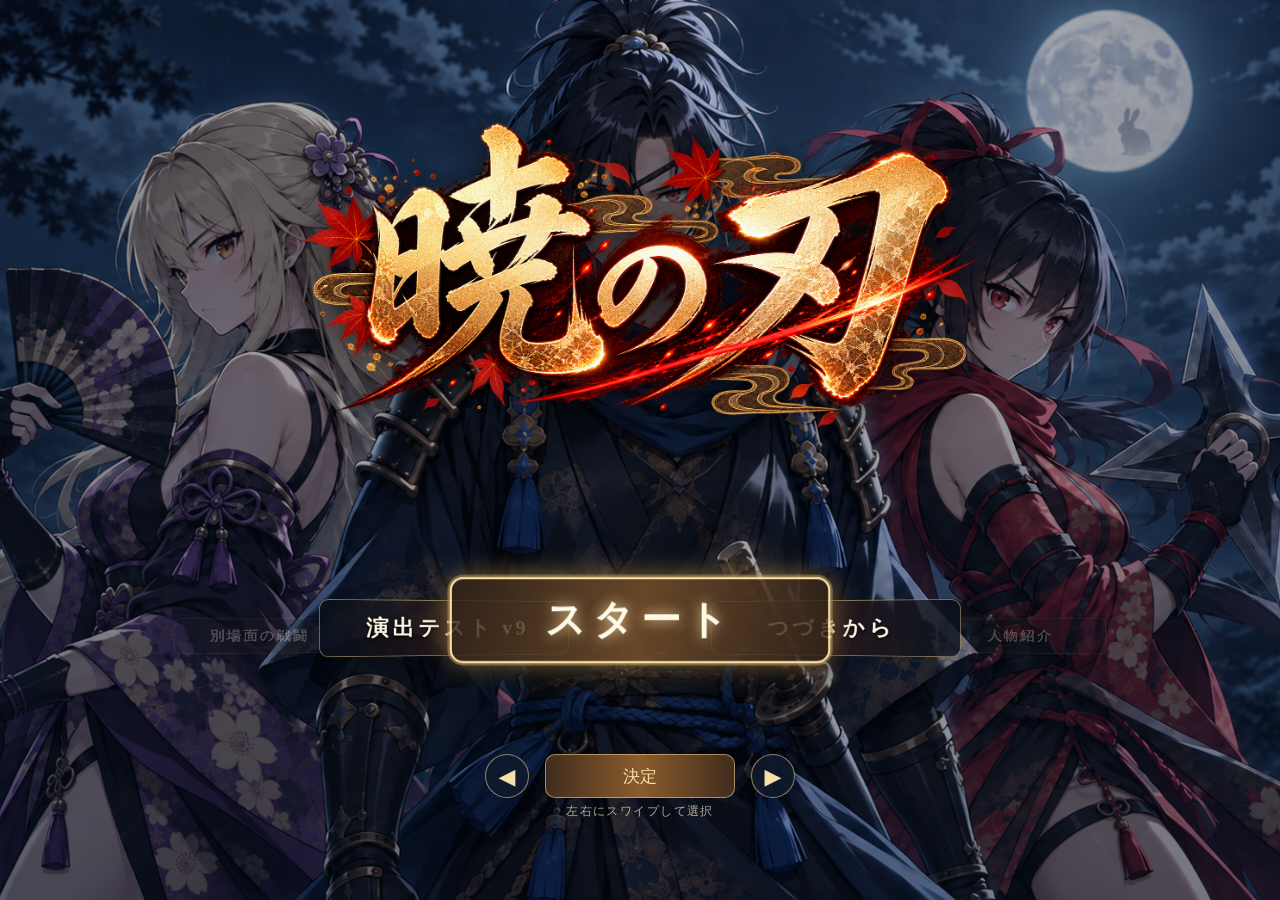
<file: index.html>
<!doctype html><html lang="ja"><head><meta charset="utf-8"><meta name="viewport" content="width=device-width,initial-scale=1"><title>暁ノ刃｜テストプレイ</title>
<style>
*{box-sizing:border-box}
html,body{height:100%;margin:0;background:#0d101b;color:#fff;font-family:'Yu Gothic UI','Hiragino Sans','Meiryo',system-ui,sans-serif}
button{cursor:pointer;font-family:inherit}
#stage{position:relative;width:100%;height:100dvh;min-height:560px;overflow:hidden;background-image:linear-gradient(to bottom,rgba(7,11,24,.10),rgba(5,9,18,.30)),url("assets/000_8e5bad6cd.png");background-position:center;background-size:cover;background-repeat:no-repeat}
.scene-bg{position:absolute;inset:0;z-index:0;background-repeat:no-repeat;background-position:center center;background-size:cover;opacity:0;transform:scale(1.025);transition:opacity .65s ease,transform 3.2s ease;will-change:opacity,transform;pointer-events:none}
.scene-bg.active{opacity:1;transform:scale(1)}
#sceneTransitionFx{position:absolute;inset:0;z-index:1;pointer-events:none;background:radial-gradient(circle at center, rgba(0,0,0,0) 0%, rgba(0,0,0,.12) 58%, rgba(0,0,0,.28) 100%);opacity:0;transition:opacity .28s ease}
#sceneTransitionFx.flash{opacity:1}

#stage::before{content:"";position:absolute;inset:0;background:radial-gradient(circle at center,rgba(255,255,255,.02),rgba(0,0,0,.13) 72%,rgba(0,0,0,.25));pointer-events:none}
.top{position:absolute;z-index:10;top:0;left:0;right:0;display:flex;justify-content:space-between;align-items:center;padding:14px 26px;background:linear-gradient(rgba(5,9,20,.40),transparent);gap:10px}
.logo{font-size:22px;letter-spacing:.22em;text-shadow:0 2px 10px #000;font-family:'Yu Mincho','Hiragino Mincho ProN',serif}
.tags{font:12px system-ui,sans-serif;color:#edf2fb}
#portrait{position:absolute;z-index:8;bottom:0;width:min(44vw,660px);height:96%;object-fit:contain;filter:drop-shadow(0 20px 34px rgba(0,0,0,.62));transition:none;pointer-events:none;opacity:0}
#portrait.right{right:-1%;left:auto;object-position:right bottom}
#portrait.left{left:-1%;right:auto;object-position:left bottom}
#portrait.show{opacity:1}
#portrait.hide{opacity:0}

#narrative{position:absolute;z-index:4;left:8%;right:13%;top:16%;bottom:16%;display:none;align-items:center;justify-content:center;padding:3.4vh 4.2vw;font-size:clamp(25px,2.35vw,39px);line-height:1.95;letter-spacing:.03em;text-align:left;text-shadow:0 2px 4px rgba(0,0,0,.92),0 0 18px rgba(0,0,0,.88),0 0 38px rgba(0,0,0,.72);white-space:pre-wrap;background:linear-gradient(180deg,rgba(10,14,23,.11),rgba(10,14,23,.26),rgba(10,14,23,.11));backdrop-filter:blur(1.6px);-webkit-backdrop-filter:blur(1.6px)}
#narrativeText{width:100%;max-height:100%;overflow:hidden}#narrativeText .line{margin:0 0 .32em;min-height:1.7em}#narrativeText .line:last-child{margin-bottom:0}

#conversation{position:absolute;z-index:7;top:14%;bottom:16%;display:none;align-items:center}
#conversation.rightSpeaker{left:5%;right:26%;justify-content:flex-start;padding-right:2vw}
#conversation.leftSpeaker{left:26%;right:5%;justify-content:flex-end;padding-left:2vw}
.bubble-wrap{width:min(56vw,860px);display:flex;flex-direction:column;gap:10px}
#conversation.rightSpeaker .bubble-wrap{align-items:flex-start}
#conversation.leftSpeaker .bubble-wrap{align-items:flex-end}
.speaker{font:700 15px system-ui,sans-serif;letter-spacing:.16em;color:#ffeab8;text-shadow:0 2px 6px rgba(0,0,0,.9)}
#conversation.rightSpeaker .speaker{padding-left:10px}
#conversation.leftSpeaker .speaker{padding-right:10px}
.bubble{position:relative;width:100%;min-height:96px;padding:22px 28px;border-radius:28px;background:rgba(248,244,234,.74);backdrop-filter:blur(8px);-webkit-backdrop-filter:blur(8px);color:#1a1d28;box-shadow:0 14px 40px rgba(0,0,0,.32);font-size:clamp(24px,2.15vw,36px);line-height:1.62;text-align:left;border:1px solid rgba(255,255,255,.34)}
#conversation.rightSpeaker .bubble::after,#conversation.leftSpeaker .bubble::after{content:"";position:absolute;top:24%;width:0;height:0;border-style:solid}
#conversation.rightSpeaker .bubble::after{right:-26px;border-width:13px 0 13px 26px;border-color:transparent transparent transparent rgba(248,244,234,.74)}
#conversation.leftSpeaker .bubble::after{left:-26px;border-width:13px 26px 13px 0;border-color:transparent rgba(248,244,234,.74) transparent transparent}

#chapterCard{position:absolute;inset:0;z-index:9;display:none;align-items:center;justify-content:center;flex-direction:column;background:linear-gradient(rgba(3,6,12,.46),rgba(3,6,12,.52));backdrop-filter:blur(2px);-webkit-backdrop-filter:blur(2px);text-align:center;padding:8vw}
#chapterCard.show{display:flex}
#chapterSub{font:600 clamp(14px,1.3vw,20px) 'Yu Gothic UI','Hiragino Sans',sans-serif;letter-spacing:.35em;color:#e8d5a3;text-shadow:0 2px 6px #000;opacity:.95;margin-bottom:18px}
#chapterTitle{font:700 clamp(42px,5.8vw,98px) 'Yu Mincho','Hiragino Mincho ProN',serif;letter-spacing:.14em;line-height:1.28;color:#fff6df;text-shadow:0 3px 14px rgba(0,0,0,.9),0 0 36px rgba(0,0,0,.72)}
#chapterLine{width:min(460px,72vw);height:1px;background:linear-gradient(90deg,transparent,rgba(255,237,186,.8),transparent);margin-top:22px;box-shadow:0 0 18px rgba(255,237,186,.35)}

.controls{position:absolute;z-index:11;bottom:0;left:0;right:0;display:flex;align-items:center;gap:14px;padding:14px 22px;background:linear-gradient(transparent,rgba(5,9,22,.66));font:13px system-ui,sans-serif}
.controls button{border:1px solid rgba(190,199,216,.44);border-radius:10px;background:rgba(7,19,35,.74);backdrop-filter:blur(6px);-webkit-backdrop-filter:blur(6px);color:white;padding:10px 16px}
.controls button:hover{background:rgba(36,54,83,.92)}
.grow{flex:1}.hint{color:#dde4f0;font-size:11px}.count{font-variant-numeric:tabular-nums}

@media (max-width:1100px){
  #portrait{width:min(48vw,580px);height:93%}
  #narrative{left:6%;right:10%;top:13%;bottom:17%;font-size:clamp(22px,2.7vw,34px)}
  #conversation.rightSpeaker{left:4%;right:24%;top:14%;bottom:17%}
  #conversation.leftSpeaker{left:24%;right:4%;top:14%;bottom:17%}
  .bubble-wrap{width:min(60vw,760px)}
}
@media (max-width:700px){
  .top{padding:10px 12px}.tags{font-size:10px}
  #portrait{width:67vw;height:74%}
  #portrait.right{right:-18%}#portrait.left{left:-18%}
  #narrative{left:4%;right:4%;top:13%;bottom:18%;padding:22px 18px;font-size:clamp(18px,4.8vw,25px);line-height:1.82}
  #conversation.rightSpeaker{left:4%;right:10%;top:12%;bottom:20%;padding-right:0}
  #conversation.leftSpeaker{left:10%;right:4%;top:12%;bottom:20%;padding-left:0}
  .bubble-wrap{width:77vw}
  .speaker{font-size:12px}
  .bubble{min-height:82px;padding:16px 18px;font-size:clamp(20px,4.9vw,26px);line-height:1.56}
  #conversation.rightSpeaker .bubble::after{right:-17px;border-width:10px 0 10px 17px}
  #conversation.leftSpeaker .bubble::after{left:-17px;border-width:10px 17px 10px 0}
  #chapterSub{font-size:12px;margin-bottom:12px}
  #chapterTitle{font-size:clamp(34px,9vw,56px);line-height:1.35}
  #chapterLine{margin-top:14px}
  .hint{display:none}.controls{gap:7px;padding:10px}.controls button{padding:10px}
}

/* v9: readable narrative and actor-safe dialogue columns */
#narrative {
  left: 8%; right: 8%; top: 13%; bottom: 13%;
  padding: 3.5vh 3.5vw;
  font-size: clamp(31px, 2.85vw, 45px);
  line-height: 1.85;
  justify-content: flex-start;
  align-items: flex-start;
  text-align: left;
}
#narrativeText {width: 100%; max-height: 100%; overflow: hidden;}
#portrait.left {left: -1%; right: auto;}
#portrait.right {right: -1%; left: auto;}
#conversation {
  position: absolute;
  top: 24%; bottom: auto;
  height: auto; min-height: 0;
  align-items: flex-start;
  z-index: 7;
}
#conversation.rightSpeaker {
  left: 5%; right: 37%;
  padding: 0;
  justify-content: flex-end;
}
#conversation.leftSpeaker {
  left: 37%; right: 5%;
  padding: 0;
  justify-content: flex-start;
}
.bubble-wrap {
  width: auto; max-width: 100%;
  display: flex;
  flex-direction: column;
  gap: 9px;
  align-items: stretch;
}
.bubble {
  box-sizing: border-box;
  width: var(--dialog-width, 330px);
  max-width: 100%;
  min-height: 0;
  padding: 20px 24px;
  font-size: clamp(29px, 2.65vw, 42px);
  line-height: 1.62;
  overflow-wrap: anywhere;
  text-align: left;
}
#conversation.rightSpeaker .bubble::after,
#conversation.leftSpeaker .bubble::after {
  top: 32px;
  bottom: auto;
}
#conversation.rightSpeaker .bubble::after {
  right: -33px;
  border-width: 15px 0 15px 33px;
}
#conversation.leftSpeaker .bubble::after {
  left: -33px;
  border-width: 15px 33px 15px 0;
}
@media (max-width:1100px) {
 #narrative {left: 6%;right: 6%;top: 13%;bottom: 14%;font-size:clamp(27px,3.15vw,39px);}
 #conversation.rightSpeaker {left: 4%; right: 39%;}
 #conversation.leftSpeaker {left: 39%; right: 4%;}
 .bubble-wrap {width:auto;max-width:100%;}
}
@media (max-width:700px) {
 #narrative {left:4%;right:4%;top:13%;bottom:18%;padding:18px 14px;font-size:clamp(22px,5vw,29px);line-height:1.72;}
 #conversation {top:20%;bottom:auto;}
 #conversation.rightSpeaker {left:3%;right:32%;padding:0;}
 #conversation.leftSpeaker {left:32%;right:3%;padding:0;}
 .bubble-wrap {width:auto;max-width:100%;}
 .bubble {min-height:0;padding:13px 14px;font-size:clamp(21px,4.8vw,27px);line-height:1.52;}
 #conversation.rightSpeaker .bubble::after {right:-19px;top:25px;border-width:11px 0 11px 19px;}
 #conversation.leftSpeaker .bubble::after {left:-19px;top:25px;border-width:11px 19px 11px 0;}
}

/* v10 mouth-anchor adjustments */
#conversation{
  top: calc(var(--mouth-y, 32%) - var(--tail-center, 48px));
  bottom: auto;
  height: auto;
  min-height: 0;
}
#conversation.rightSpeaker{
  left: 5%;
  right: 30%;
  justify-content: flex-end;
}
#conversation.leftSpeaker{
  left: 30%;
  right: 5%;
  justify-content: flex-start;
}
#conversation.rightSpeaker .bubble::after,
#conversation.leftSpeaker .bubble::after{
  top: var(--tail-top, 32px);
}
@media (max-width:1100px){
  #conversation.rightSpeaker{left:4%; right:31%;}
  #conversation.leftSpeaker{left:31%; right:4%;}
}
@media (max-width:700px){
  #conversation{top: calc(var(--mouth-y-mobile, var(--mouth-y, 31%)) - 30px);}
  #conversation.rightSpeaker{left:3%; right:27%;}
  #conversation.leftSpeaker{left:27%; right:3%;}
  #conversation.rightSpeaker .bubble::after,
  #conversation.leftSpeaker .bubble::after{top: var(--tail-top-mobile, 24px);}
}


/* v11: move dialogue/tail lower overall */
#conversation{
  top: calc(var(--mouth-y, 32%) - var(--tail-center, 48px) + var(--dialog-lower, 92px));
}
#conversation.rightSpeaker .bubble::after,
#conversation.leftSpeaker .bubble::after{
  top: calc(var(--tail-top, 32px) + var(--tail-lower, 6px));
}
@media (max-width:700px){
  #conversation{top: calc(var(--mouth-y-mobile, var(--mouth-y, 31%)) - 30px + var(--dialog-lower-mobile, 42px));}
  #conversation.rightSpeaker .bubble::after,
  #conversation.leftSpeaker .bubble::after{top: calc(var(--tail-top-mobile, 24px) + var(--tail-lower-mobile, 4px));}
}


/* v12: tail at lower corners */
#conversation.rightSpeaker .bubble::after,
#conversation.leftSpeaker .bubble::after{
  top:auto !important;
}
#conversation.rightSpeaker .bubble::after{
  right:34px !important;
  bottom:-24px !important;
  border-width:24px 18px 0 0 !important;
  border-color:rgba(248,244,234,.74) transparent transparent transparent !important;
}
#conversation.leftSpeaker .bubble::after{
  left:34px !important;
  bottom:-24px !important;
  border-width:24px 0 0 18px !important;
  border-color:rgba(248,244,234,.74) transparent transparent transparent !important;
}
@media (max-width:700px){
  #conversation.rightSpeaker .bubble::after{
    right:24px !important;
    bottom:-18px !important;
    border-width:18px 14px 0 0 !important;
  }
  #conversation.leftSpeaker .bubble::after{
    left:24px !important;
    bottom:-18px !important;
    border-width:18px 0 0 14px !important;
  }
}


/* v13: diagonal-down tails from lower corners */
#conversation.rightSpeaker .bubble::after,
#conversation.leftSpeaker .bubble::after{
  top:auto !important;
  border:none !important;
  width:34px !important;
  height:26px !important;
  background:rgba(248,244,234,.74) !important;
  bottom:-22px !important;
}
#conversation.rightSpeaker .bubble::after{
  right:24px !important;
  left:auto !important;
  clip-path:polygon(0 0,100% 0,100% 100%) !important;
}
#conversation.leftSpeaker .bubble::after{
  left:24px !important;
  right:auto !important;
  clip-path:polygon(0 0,100% 0,0 100%) !important;
}
@media (max-width:700px){
  #conversation.rightSpeaker .bubble::after,
  #conversation.leftSpeaker .bubble::after{
    width:26px !important;
    height:20px !important;
    bottom:-17px !important;
  }
  #conversation.rightSpeaker .bubble::after{
    right:18px !important;
  }
  #conversation.leftSpeaker .bubble::after{
    left:18px !important;
  }
}


/* v14: dialogue is a stable, completely visible block with intentional line breaks. */
.bubble {white-space:pre-line;word-break:normal;overflow-wrap:anywhere;line-break:strict;text-wrap:pretty;}

/* v15 responsive phone portrait/landscape; PC unchanged */
@media (pointer:coarse) {
  .controls button {min-height:42px;touch-action:manipulation}
  #stage {min-height:0;height:100vh;height:100dvh}
  .controls{padding-bottom:max(8px,env(safe-area-inset-bottom));}
}
@media (max-width:850px) and (orientation:portrait) {
  #stage {height:100dvh; min-height:0;}
  .top {padding: max(8px,env(safe-area-inset-top)) 12px 7px;}
  .logo {font-size:18px}
  .tags{display:none}
  #portrait {width: min(95vw,650px) !important;height:47dvh !important;bottom:35dvh !important;object-fit:contain;object-position:center bottom !important;left:auto;right:0;filter:drop-shadow(0 6px 14px #0008)}
  #portrait.left {left:-8vw !important;right:auto !important;}
  #portrait.right {right:-8vw !important;left:auto !important;}
  #conversation, #conversation.leftSpeaker,#conversation.rightSpeaker {
    position:absolute;top:auto !important;bottom:calc(57px + env(safe-area-inset-bottom)) !important;
    left:5vw !important;right:5vw !important;width:90vw !important;height:auto !important;
    max-height:35dvh !important;min-height:0;display:none;overflow:visible;
    justify-content:center !important;padding:0 !important;
  }
  .bubble-wrap {max-width:100% !important;width:100% !important;align-items:stretch !important;gap:4px;}
  .bubble {width:100% !important;max-width:100% !important;max-height:29dvh !important;min-height:0;
    overflow-y:auto;overscroll-behavior:contain;padding:13px 17px !important;
    font-size:clamp(18px,4.8vw,26px) !important;line-height:1.55 !important;
    border-radius:17px;}
  .speaker {font-size:12px !important;padding:0 10px !important;}
  #conversation.leftSpeaker .bubble::after,#conversation.rightSpeaker .bubble::after {top:-17px !important;bottom:auto !important;width:25px !important;height:19px !important;}
  #conversation.leftSpeaker .bubble::after {left:16% !important;right:auto !important;clip-path:polygon(0 100%,100% 100%,0 0) !important;}
  #conversation.rightSpeaker .bubble::after {right:16% !important;left:auto !important;clip-path:polygon(0 100%,100% 100%,100% 0) !important;}
  #narrative {left:3vw !important;right:3vw !important;top:9dvh !important;bottom:calc(59px + env(safe-area-inset-bottom)) !important;
    padding:12px 14px !important;font-size:clamp(21px,5.3vw,29px) !important;line-height:1.75 !important;overflow:hidden;}
  #narrativeText{width:100%;}
  .line{margin-bottom:0.45em !important;}
  .controls{gap:7px;padding:7px 8px max(8px,env(safe-area-inset-bottom));}
  .controls button{padding:9px 11px;font-size:12px}
  .hint{display:none}
  #chapterCard {padding:7vw}
  #chapterTitle {font-size:clamp(32px,9vw,58px)}
}
@media (max-height:540px) and (orientation:landscape) and (max-width:1050px) {
  #stage{height:100dvh;min-height:0;}
  .top{padding:5px 15px;}
  .logo{font-size:16px}
  .tags{display:none}
  #portrait {width:39vw !important;height:92dvh !important;bottom:0 !important;}
  #portrait.right{right:-2vw !important;left:auto !important;}
  #portrait.left{left:-2vw !important;right:auto !important;}
  #conversation {top:14dvh !important;bottom:auto !important;max-height:66dvh;min-height:0;overflow:visible;}
  #conversation.rightSpeaker {left:4vw !important;right:39vw !important;padding:0 !important;}
  #conversation.leftSpeaker {left:39vw !important;right:4vw !important;padding:0 !important;}
  .bubble-wrap {width:100% !important;max-width:100% !important;}
  .bubble {width:100% !important;max-width:100% !important;max-height:57dvh !important;overflow:auto;
     min-height:0;font-size:clamp(17px,2.7vw,25px) !important;line-height:1.45;padding:11px 16px !important;border-radius:15px;}
  .speaker {font-size:11px !important;}
  #narrative {top:10dvh !important;bottom:13dvh !important;left:5vw !important;right:5vw !important;
    padding:8px 18px !important;font-size:clamp(18px,2.9vw,26px) !important;line-height:1.56 !important;overflow:hidden;}
  .line{margin-bottom:.3em !important;}
  .controls {padding:5px 9px max(4px,env(safe-area-inset-bottom));gap:8px;}
  .controls button {padding:6px 11px;min-height:32px;font-size:11px}
  .hint{display:none}
  #chapterTitle {font-size:clamp(32px,6vw,64px)}
}

.title-screen{position:fixed;inset:0;z-index:100;display:flex;justify-content:center;align-items:center;background:linear-gradient(#02091622,#02091655),url("assets/001_426a7fab8.png") center/cover no-repeat;min-height:100dvh;overflow:auto;overscroll-behavior:contain}
.title-shade{position:absolute;inset:0;background:linear-gradient(90deg,#04102255,#04102215,#04102255)}
.title-content{position:relative;z-index:1;display:flex;flex-direction:column;align-items:center;justify-content:center;width:100%;min-height:100dvh;padding:3vh 1rem 4vh}
.title-logo{object-fit:contain;width:min(74vw,740px);max-height:45dvh;filter:drop-shadow(0 5px 17px #000a)}
.title-menu{display:grid;gap:9px;width:min(72vw,370px);margin-top:2vh}
.title-menu button{font-family:'Yu Mincho',serif;color:#fff9e8;border:1px solid #e7c98991;background:linear-gradient(90deg,#080f1bcc,#2b1a19b8,#080f1bcc);border-radius:5px;font-size:clamp(16px,1.8vw,24px);letter-spacing:.16em;padding:8px 12px;text-shadow:0 2px 5px #000;min-height:42px}
.title-menu button:hover,.title-menu button:focus-visible{background:#7c3f23d9;border-color:#fff2bf}
.title-note{font-size:12px;color:#ddd0b1;margin-top:10px;text-shadow:0 1px 6px #000}
.menu-dialog{position:fixed;inset:0;z-index:110;background:#030918cd;display:flex;align-items:center;justify-content:center;padding:20px}
.menu-dialog[hidden]{display:none}.dialog-box{width:min(92vw,500px);max-height:85dvh;overflow:auto;background:#142039f0;color:#f6f3eb;padding:28px;border:1px solid #bca77e;border-radius:12px;text-align:center}.dialog-box h2{margin-top:0;font-family:'Yu Mincho',serif}.dialog-box button{background:#27344c;border:1px solid #c2b8a5;border-radius:7px;padding:9px 22px;color:white;font-size:16px}.dialog-box input[type="range"]{width:85%}.gallery-img{max-width:100%;max-height:50dvh;object-fit:contain;border-radius:6px}
@media (orientation:portrait) and (max-width:700px){.title-logo{width:min(94vw,480px);max-height:34dvh}.title-menu{width:min(83vw,350px);gap:12px;margin-top:3vh}.title-menu button{min-height:49px;font-size:20px}}
@media (orientation:landscape) and (max-height:520px){.title-content{padding:4px 12px}.title-logo{max-height:42dvh;width:min(58vw,570px)}.title-menu{gap:4px;width:min(38vw,320px);margin-top:1vh}.title-menu button{font-size:15px;padding:3px;min-height:28px}.title-note{font-size:10px;margin-top:4px}}
</style><style id="autoplay-fallback-css">#enableTitleMusic{position:absolute;z-index:105;bottom:5.4%;left:50%;transform:translateX(-50%);border:1px solid #ead5a0;background:#121723e8;color:#fff7d9;border-radius:10px;padding:12px 22px;font:600 17px system-ui,sans-serif;box-shadow:0 4px 25px #0009}#enableTitleMusic[hidden]{display:none}</style>
<style id="character-codex-css">
#decisionFlash{position:fixed;inset:0;z-index:190;pointer-events:none;opacity:0;background:radial-gradient(circle at center,rgba(255,244,203,.24),rgba(255,214,139,.10) 26%,rgba(255,255,255,0) 60%),linear-gradient(180deg,rgba(255,255,255,.08),rgba(255,255,255,0));transition:opacity .18s ease}
#decisionFlash.show{opacity:1;animation:decisionBlink .22s ease 1}
@keyframes decisionBlink{0%{opacity:0}35%{opacity:1}100%{opacity:0}}
button.decision-hit{transform:scale(.97);filter:brightness(1.16);box-shadow:0 0 0 1px rgba(255,244,196,.65),0 0 18px rgba(255,216,142,.42)!important;transition:transform .12s ease,filter .12s ease,box-shadow .12s ease}

.character-codex{position:fixed;inset:0;z-index:170;overflow:hidden;background:linear-gradient(125deg,rgba(6,9,16,.90) 0%,rgba(10,14,23,.84) 37%,rgba(15,20,31,.62) 62%,rgba(18,22,35,.36) 100%);color:#f8f4ea}
.character-codex[hidden]{display:none}
.character-codex.show{display:block}
.character-codex::before{content:"";position:absolute;inset:0;background:radial-gradient(circle at 75% 42%,rgba(255,201,119,.16),transparent 30%),radial-gradient(circle at 10% 0%,rgba(107,158,255,.10),transparent 26%);pointer-events:none}
.codex-figure{position:absolute;right:-3vw;bottom:-2vh;width:min(58vw,920px);height:100%;object-fit:contain;object-position:right bottom;opacity:.30;filter:drop-shadow(0 30px 50px rgba(0,0,0,.55));transition:opacity .28s ease, transform .28s ease}
.character-codex.switching .codex-figure{opacity:.12;transform:translateY(10px) scale(.985)}
.codex-ui{position:relative;z-index:2;height:100%;display:flex;flex-direction:column;padding:3.5vh 3.7vw 3vh}
.codex-header{display:flex;align-items:flex-start;justify-content:space-between;gap:18px;margin-bottom:2vh}
.codex-headcopy small{display:block;font-size:13px;letter-spacing:.38em;color:#e6c583;margin-bottom:10px}
.codex-headcopy h2{margin:0;font:700 clamp(34px,4vw,58px) 'Yu Mincho','Hiragino Mincho ProN',serif;letter-spacing:.12em;text-shadow:0 2px 12px rgba(0,0,0,.6)}
#codexClose{border:1px solid rgba(230,197,131,.75);background:rgba(12,18,30,.62);color:#fff5db;border-radius:999px;padding:11px 18px;font:600 16px system-ui,sans-serif;backdrop-filter:blur(6px)}
.codex-layout{display:grid;grid-template-columns:minmax(150px,230px) minmax(0,1fr);gap:2.4vw;align-items:start;min-height:0;flex:1}
.codex-nav{display:grid;gap:10px;align-content:start;max-height:76vh;overflow:auto;padding-right:4px}
.codex-nav button{position:relative;text-align:left;border:1px solid rgba(255,245,218,.16);background:linear-gradient(90deg,rgba(9,14,23,.78),rgba(31,26,33,.66));color:#f6edd7;border-radius:14px;padding:12px 14px 12px 16px;font:600 15px system-ui,sans-serif;letter-spacing:.06em;min-height:56px}
.codex-nav button .sub{display:block;font-size:11px;color:#d0c3a1;margin-top:4px;font-weight:500;letter-spacing:.08em}
.codex-nav button.active{background:linear-gradient(90deg,rgba(90,44,28,.92),rgba(41,24,22,.84));border-color:rgba(245,210,138,.66);box-shadow:0 0 0 1px rgba(255,227,168,.18),0 10px 28px rgba(0,0,0,.18)}
.codex-main{display:grid;grid-template-columns:minmax(0,1fr);gap:16px;align-content:start;max-width:min(62vw,1080px)}
.codex-role{font-size:14px;letter-spacing:.24em;color:#e7c481;font-weight:700;text-shadow:0 1px 8px rgba(0,0,0,.5)}
.codex-name{margin:0;font:700 clamp(34px,4.4vw,74px) 'Yu Mincho','Hiragino Mincho ProN',serif;letter-spacing:.08em;line-height:1.08;text-shadow:0 2px 16px rgba(0,0,0,.55)}
.codex-ruby{font-size:16px;letter-spacing:.18em;color:#d8d6dd}
.codex-catch{font-size:clamp(18px,1.95vw,28px);line-height:1.65;color:#fff7e8;max-width:15em;text-shadow:0 2px 10px rgba(0,0,0,.5)}
.codex-points{display:flex;flex-wrap:wrap;gap:10px 12px;margin-top:2px}
.codex-pill{padding:8px 12px;border:1px solid rgba(255,236,193,.20);border-radius:999px;background:rgba(18,23,35,.43);font-size:14px;color:#f0ebdf;backdrop-filter:blur(4px)}
.codex-desc{display:grid;grid-template-columns:minmax(0,1fr);gap:14px;width:min(56vw,980px)}
.codex-desc p{margin:0;padding:16px 18px;border-radius:18px;background:linear-gradient(180deg,rgba(10,14,24,.54),rgba(18,24,39,.32));border:1px solid rgba(255,240,200,.10);backdrop-filter:blur(3px);font-size:clamp(17px,1.45vw,24px);line-height:1.95;letter-spacing:.03em;box-shadow:0 8px 30px rgba(0,0,0,.12)}
.codex-help{font-size:12px;color:#cabd9f;margin-top:auto;letter-spacing:.08em}

@media (orientation:portrait), (max-width:900px){
  .codex-figure{right:50%;transform:translateX(50%);width:min(92vw,660px);height:53%;bottom:0;object-position:center bottom;opacity:.22}
  .character-codex.switching .codex-figure{transform:translateX(50%) translateY(8px) scale(.985)}
  .codex-ui{padding:2.2vh 4vw 2vh}
  .codex-header{margin-bottom:1.2vh}
  .codex-headcopy small{font-size:11px;margin-bottom:6px}
  .codex-headcopy h2{font-size:clamp(26px,8vw,42px)}
  #codexClose{padding:10px 14px;font-size:14px}
  .codex-layout{grid-template-columns:1fr;gap:12px}
  .codex-nav{display:flex;gap:8px;overflow:auto;padding:4px 2px 2px;max-height:none}
  .codex-nav button{min-width:132px;min-height:52px;padding:10px 12px}
  .codex-main{max-width:none;padding-top:2px}
  .codex-role{font-size:12px}
  .codex-name{font-size:clamp(28px,9vw,52px)}
  .codex-ruby{font-size:13px}
  .codex-catch{font-size:clamp(16px,4.5vw,22px);max-width:none}
  .codex-points{gap:8px}
  .codex-pill{font-size:12px;padding:7px 11px}
  .codex-desc{width:100%;gap:10px;padding-bottom:44vh}
  .codex-desc p{font-size:clamp(15px,4.3vw,19px);line-height:1.78;padding:14px 15px}
  .codex-help{padding-bottom:2px}
}
</style>


<style id="codex-overview-css">
.character-codex.overview-mode .codex-layout{grid-template-columns:1fr!important}
.character-codex.overview-mode .codex-nav,.character-codex.overview-mode .codex-main{display:none!important}
.character-codex.overview-mode .codex-figure{opacity:.08!important;transform:translateX(0)!important}
.character-codex.detail-mode #codexOverview{display:none}
#codexOverview{display:none;min-height:0}
.character-codex.overview-mode #codexOverview{display:block}
.codex-overview-head{margin-bottom:16px}
.codex-overview-head h3{margin:0 0 8px;font:700 clamp(24px,2.6vw,38px) 'Yu Mincho','Hiragino Mincho ProN',serif;letter-spacing:.08em;color:#fff5de}
.codex-overview-head p{margin:0;color:#d7ccb2;font-size:14px;letter-spacing:.05em}
.codex-overview-scroll{display:flex;gap:18px;overflow:auto;padding:10px 4px 16px;scroll-snap-type:x proximity}
.codex-overview-scroll::-webkit-scrollbar{height:10px}.codex-overview-scroll::-webkit-scrollbar-thumb{background:rgba(240,215,161,.35);border-radius:999px}
.codex-card{flex:0 0 min(240px,68vw);display:flex;flex-direction:column;border:1px solid rgba(247,223,168,.16);border-radius:18px;background:linear-gradient(180deg,rgba(14,18,29,.78),rgba(28,23,31,.72));box-shadow:0 14px 28px rgba(0,0,0,.20);overflow:hidden;scroll-snap-align:start;cursor:pointer;transition:transform .18s ease,border-color .18s ease,box-shadow .18s ease,filter .18s ease}
.codex-card:hover,.codex-card:focus-visible{transform:translateY(-3px);border-color:rgba(247,223,168,.42);box-shadow:0 18px 34px rgba(0,0,0,.30);filter:brightness(1.06)}
.codex-card-illust{height:340px;background:linear-gradient(180deg,rgba(242,237,229,.05),rgba(255,255,255,.01));display:flex;align-items:flex-end;justify-content:center;overflow:hidden}
.codex-card-illust img{width:100%;height:100%;object-fit:contain;object-position:center bottom;filter:drop-shadow(0 14px 24px rgba(0,0,0,.42))}
.codex-card-meta{padding:14px 16px 16px}
.codex-card-meta strong{display:block;font-size:22px;letter-spacing:.08em;color:#fff7e9;font-family:'Yu Mincho','Hiragino Mincho ProN',serif;margin-bottom:6px}
.codex-card-meta span{display:block;color:#e3d7bb;font-size:12px;letter-spacing:.16em;margin-bottom:8px}
.codex-card-meta p{margin:0;color:#d6cdb9;font-size:13px;line-height:1.6}
#codexBackList{display:none;margin-bottom:4px;align-self:flex-start;border:1px solid rgba(230,197,131,.60);background:rgba(12,18,30,.62);color:#fff5db;border-radius:999px;padding:10px 14px;font:600 14px system-ui,sans-serif}
.character-codex.detail-mode #codexBackList{display:inline-flex}
@media (orientation:portrait), (max-width:900px){
  .codex-card{flex-basis:min(62vw,220px)}
  .codex-card-illust{height:250px}
  .codex-card-meta strong{font-size:19px}
  .codex-card-meta p{font-size:12px}
}
</style>


<style id="codex-mobile-scroll-fix">
#codexOverview {min-width:0;width:100%;overflow:hidden}
.codex-overview-scroll {
  width:100%;max-width:100%;
  overflow-x:auto!important;overflow-y:hidden!important;
  -webkit-overflow-scrolling:touch;
  touch-action:pan-x!important;
  overscroll-behavior-x:contain;
  scroll-behavior:smooth;
  flex-wrap:nowrap!important;
  scrollbar-width:thin;
}
.codex-overview-scroll .codex-card {touch-action:pan-x;user-select:none;-webkit-user-select:none;flex-shrink:0!important}
.codex-overview-scroll img {pointer-events:none;-webkit-user-drag:none}
.codex-scroll-controls {display:flex;align-items:center;justify-content:flex-end;gap:10px;margin-top:10px}
.codex-scroll-controls button {border:1px solid #d8b77d;background:#142033db;color:#fff3d8;border-radius:10px;padding:9px 16px;font-size:17px}
.codex-scroll-controls span {color:#d7c6a4;font-size:12px}
@media(max-width:900px) {.codex-card{flex-basis:min(62vw,220px)}.codex-overview-scroll{min-height:310px}}
</style>
<style id="roulette-v22-css">
.character-codex.overview-mode #codexOverview{width:100%;height:calc(100% - 16px);display:flex;flex-direction:column;overflow:hidden;min-height:0}
.character-codex.overview-mode .codex-layout{height:100%;min-height:0;overflow:hidden}
.roulette-title{text-align:center;color:#ffe7b4;font:600 clamp(16px,2.6vw,25px) 'Yu Mincho',serif;letter-spacing:.15em;margin:2px 0 12px}
.roulette-stage{position:relative;flex:1;min-height:240px;width:100%;overflow:hidden;perspective:1200px;touch-action:pan-y;user-select:none}
.roulette-stage:before{content:'';position:absolute;left:50%;top:49%;width:min(65vw,800px);height:min(65vw,800px);border:1px solid #d9ad5840;border-radius:50%;transform:translate(-50%,-50%) rotateX(65deg);pointer-events:none}
.roulette-card{position:absolute;left:50%;top:46%;width:clamp(145px,22vw,300px);height:min(49vh,365px);max-height:82%;border:2px solid #ad936777;border-radius:18px;background:linear-gradient(155deg,#212a3c,#0c111b);padding:7px;display:flex;flex-direction:column;align-items:center;overflow:hidden;cursor:pointer;transform-origin:center center;transition:transform .52s cubic-bezier(.2,.8,.2,1),opacity .48s,filter .48s,border-color .48s,box-shadow .48s;backface-visibility:hidden}
.roulette-card img{width:100%;flex:1;min-height:0;object-fit:contain;object-position:center bottom;pointer-events:none}
.roulette-card.chosen img{transform:scale(1.14);transform-origin:center 64%;transition:transform .4s ease}
.roulette-card img{transition:transform .4s ease}
.roulette-card .roulette-name{font:700 clamp(15px,2vw,23px) 'Yu Mincho',serif;color:#fff0c8;padding:8px 0;text-align:center;text-shadow:0 2px 9px #000}
.roulette-card.chosen{border-color:#ffedb2;box-shadow:0 0 8px #ffe8a8,0 0 26px #ecad5bba, inset 0 0 15px #ffd68d66;animation:roulette-glow 2.2s ease-in-out infinite alternate}
@keyframes roulette-glow{from{box-shadow:0 0 9px #f6d18a,0 0 20px #d5a04d8f,inset 0 0 9px #ffe2aa44}to{box-shadow:0 0 17px #fff1bf,0 0 43px #eab05b,inset 0 0 20px #ffe6a677}}
.roulette-card:focus-visible{outline:3px solid #fff2b1;outline-offset:3px}
.roulette-actions{display:flex;gap:14px;justify-content:center;align-items:center;padding:9px 0 6px;z-index:3}
.roulette-actions button{background:#1a2236e8;color:#fff2d5;border:1px solid #d3ae69b9;border-radius:12px;min-width:70px;min-height:45px;padding:9px 18px;font-size:18px}
.roulette-actions .roulette-confirm{background:linear-gradient(90deg,#794425,#af7836,#794425);font-weight:700;min-width:170px}
.roulette-position{text-align:center;color:#d7c5a5;font-size:13px;letter-spacing:.15em}
@media(max-width:700px){.character-codex.overview-mode .codex-ui{padding:10px 10px 8px}.character-codex.overview-mode .codex-header{margin-bottom:0}.character-codex.overview-mode .codex-headcopy h2{font-size:25px}.roulette-title{font-size:14px;margin:2px 0 3px}.roulette-card{width:clamp(130px,40vw,225px);height:min(40dvh,270px)}.roulette-actions{gap:7px}.roulette-actions button{min-width:54px;padding:8px 9px}.roulette-actions .roulette-confirm{min-width:120px}}
@media(orientation:landscape) and (max-height:530px){.roulette-title{display:none}.roulette-card{height:51dvh;width:min(26vw,200px)}.roulette-actions{padding:2px}.roulette-actions button{min-height:30px;padding:4px 10px;font-size:14px}.roulette-position{font-size:10px}}
</style>
<style id="v24-chapter-typography">
.game-corner-logo{width:clamp(105px,12vw,190px);height:clamp(39px,5.2vw,65px);object-fit:contain;object-position:left center;filter:drop-shadow(0 1px 7px #000b)}
.top{min-height:62px}
#narrative{font-family:"Hiragino Kaku Gothic ProN","Yu Gothic UI","Noto Sans JP",Meiryo,sans-serif;font-weight:550;font-size:clamp(32px,3vw,46px);line-height:1.75;letter-spacing:.025em}
#narrative .line{line-height:1.75}
.bubble{font-family:"Hiragino Kaku Gothic ProN","Yu Gothic UI","Noto Sans JP",Meiryo,sans-serif;font-weight:600;font-size:clamp(31px,2.85vw,44px);letter-spacing:.012em}
#chapterCurtain{position:absolute;inset:0;z-index:9;background:#030407;opacity:0;pointer-events:none;transition:opacity .55s ease}
#chapterCurtain.active{opacity:1}
#chapterCard{z-index:10}
#chapterCard.show{animation:chapterReveal .85s ease both}
#chapterTitle{font-family:"Yu Mincho","Hiragino Mincho ProN",serif;letter-spacing:.16em;text-shadow:0 4px 12px #000,0 0 28px #e7a85c80}
@keyframes chapterReveal{from{opacity:0;transform:scale(1.045)}to{opacity:1;transform:scale(1)}}
@media (orientation:portrait) and (max-width:700px){
 .game-corner-logo{width:120px;height:42px}
 #narrative{font-size:clamp(23px,5.9vw,31px);line-height:1.65}
 #narrative .line{line-height:1.65}
 .bubble{font-size:clamp(23px,5.4vw,31px)}
}
@media (orientation:landscape) and (max-height:520px){
 .game-corner-logo{width:105px;height:34px}
 .top{min-height:38px}
 #narrative{font-size:clamp(19px,3.3vh,26px);line-height:1.55}
 #narrative .line{line-height:1.55}
 .bubble{font-size:clamp(19px,3.7vh,28px)}
}
</style>
<style id="v25-ux">
.font-control{display:flex;align-items:center;gap:5px;padding:3px 5px;border:1px solid #f5db9b65;border-radius:11px;background:#0a1523b5;white-space:nowrap}
.font-control button{padding:8px 10px!important;min-width:43px;font-weight:800;font-size:15px}
.font-control span{font:600 12px system-ui,sans-serif;min-width:38px;text-align:center;color:#ffe4aa}
#narrative{font-size:calc(clamp(32px,3vw,46px) * var(--reader-font-scale,1))!important}
.bubble{font-size:calc(clamp(31px,2.85vw,44px) * var(--reader-font-scale,1))!important}

#narrative.cameo-right{right:32%;padding-right:2vw}
#narrative.cameo-left{left:32%;padding-left:2vw}
@media(orientation:portrait) and (max-width:700px){
 #narrative{font-size:calc(clamp(23px,5.9vw,31px) * var(--reader-font-scale,1))!important}
 .bubble{font-size:calc(clamp(23px,5.4vw,31px) * var(--reader-font-scale,1))!important}
 #narrative.cameo-left,#narrative.cameo-right{left:4%;right:4%;top:14%;bottom:39%;padding:12px 14px}
 #portrait.cameo{height:39%!important;bottom:0!important;width:53vw!important}
 .font-control button{min-width:37px;padding:7px 6px!important}
 .font-control span{font-size:10px;min-width:29px}
}
@media(orientation:landscape) and (max-height:520px){
 #narrative{font-size:calc(clamp(19px,3.3vh,26px) * var(--reader-font-scale,1))!important}
 .bubble{font-size:calc(clamp(19px,3.7vh,28px) * var(--reader-font-scale,1))!important}
 .font-control{gap:2px}
 .font-control button{min-width:32px;padding:4px 5px!important}
}
</style>
<style id="v27-top-font-hud">
.top{display:flex;align-items:flex-start;justify-content:space-between;gap:16px;min-height:84px;padding-top:12px}
.top-brand{display:flex;align-items:flex-start;gap:10px;min-width:0}
.top-labels{display:flex;flex-direction:column;gap:5px;padding-top:2px}
.chapter-badge{display:inline-flex;align-items:center;justify-content:center;min-width:84px;padding:5px 12px;border-radius:999px;border:1px solid rgba(245,223,175,.52);background:linear-gradient(180deg,rgba(58,36,20,.72),rgba(18,18,22,.72));color:#fff3d2;font:700 clamp(12px,1.2vw,16px) 'Yu Mincho','Hiragino Mincho ProN',serif;letter-spacing:.16em;box-shadow:0 2px 10px rgba(0,0,0,.25)}
#narrative{font-family:'Yu Mincho','Hiragino Mincho ProN','Yu Gothic UI',serif!important;font-weight:700;font-size:clamp(33px,3.1vw,48px);line-height:1.88;letter-spacing:.045em;text-shadow:0 1px 5px rgba(0,0,0,.22)}
#narrative .line{line-height:1.88}
.bubble{font-family:'Yu Mincho','Hiragino Mincho ProN','Yu Gothic UI',serif!important;font-weight:700;font-size:clamp(31px,2.95vw,45px);line-height:1.72;letter-spacing:.035em}
#speaker{font-family:'Yu Mincho','Hiragino Mincho ProN',serif;font-weight:700;letter-spacing:.12em}
.party-hud{display:flex;align-items:flex-start;gap:10px;margin-left:auto;padding-top:2px;max-width:min(58vw,780px)}
.party-hud[hidden]{display:none!important}
.hud-block{display:flex;flex-direction:column;gap:8px;padding:8px 10px 10px;border:1px solid rgba(231,210,164,.28);border-radius:14px;background:linear-gradient(180deg,rgba(8,14,25,.78),rgba(16,22,37,.58));box-shadow:0 6px 20px rgba(0,0,0,.20);backdrop-filter:blur(6px)}
.hud-title{font:700 12px 'Yu Gothic UI','Hiragino Sans',sans-serif;letter-spacing:.18em;color:#e8d2a1}
.equipment-list,.ally-list{display:flex;align-items:center;gap:8px;flex-wrap:wrap}
.equip-chip{display:inline-flex;align-items:center;justify-content:center;min-height:34px;padding:7px 12px;border-radius:999px;border:1px solid rgba(234,219,179,.18);background:rgba(255,255,255,.05);font:700 14px 'Yu Mincho','Hiragino Mincho ProN',serif;color:#f9f1de;letter-spacing:.08em;white-space:nowrap}
.ally-chip{display:flex;align-items:center;gap:7px;padding:4px 8px 4px 5px;border-radius:999px;border:1px solid rgba(234,219,179,.12);background:rgba(255,255,255,.04)}
.ally-chip img{width:34px;height:34px;border-radius:999px;object-fit:cover;object-position:center top;background:rgba(0,0,0,.3);border:1px solid rgba(255,241,213,.22)}
.ally-chip span{font:700 12px 'Yu Mincho','Hiragino Mincho ProN',serif;color:#fff3d8;letter-spacing:.12em;white-space:nowrap}
@media (max-width:1100px){
  .top{gap:10px;min-height:76px}
  .party-hud{max-width:56vw;gap:7px}
  .ally-chip img{width:30px;height:30px}
  .equip-chip{min-height:31px;padding:6px 10px;font-size:13px}
}
@media (max-width:840px){
  .top{flex-direction:column;align-items:flex-start;gap:8px;min-height:unset}
  .party-hud{max-width:none;width:100%;overflow:auto;padding-bottom:2px}
}
@media (orientation:portrait) and (max-width:700px){
  .top{padding:10px 12px 0;gap:7px}
  .top-brand{width:100%;justify-content:space-between;align-items:flex-start;gap:8px}
  .top-labels{padding-top:0;align-items:flex-end}
  .chapter-badge{min-width:auto;padding:4px 10px;font-size:12px}
  .party-hud{display:flex;gap:7px;overflow:auto;width:100%;padding-bottom:2px}
  .hud-block{padding:7px 8px 8px;border-radius:12px;min-width:max-content}
  .hud-title{font-size:10px}
  .equip-chip{min-height:28px;font-size:11px;padding:5px 9px}
  .ally-chip{padding:4px 7px 4px 4px}
  .ally-chip img{width:26px;height:26px}
  .ally-chip span{font-size:10px}
  #narrative{font-size:clamp(24px,6.1vw,31px);line-height:1.78}
  #narrative .line{line-height:1.78}
  .bubble{font-size:clamp(24px,5.8vw,31px);line-height:1.62}
}
@media (orientation:landscape) and (max-height:520px){
  .top{padding-top:6px;gap:7px;min-height:56px}
  .party-hud{gap:6px}
  .hud-block{padding:6px 8px}
  .hud-title{font-size:10px}
  .equip-chip{min-height:26px;padding:4px 8px;font-size:11px}
  .ally-chip img{width:24px;height:24px}
  .ally-chip span{font-size:10px}
  #narrative{font-size:clamp(20px,3.5vh,27px);line-height:1.68}
  #narrative .line{line-height:1.68}
  .bubble{font-size:clamp(20px,3.9vh,28px);line-height:1.5}
}
</style>

<style id="v28-layer-sizing">
/* dialogue always above portrait, with wider readable line lengths */
#conversation{z-index:13!important;pointer-events:none}
#conversation .bubble-wrap{max-width:100%!important;width:auto!important}
#conversation .bubble{max-width:100%!important;width:var(--dialog-width,650px);padding:22px 30px;overflow-wrap:normal;word-break:normal;line-break:strict}
#conversation.rightSpeaker{left:4%!important;right:13%!important;justify-content:flex-start!important}
#conversation.leftSpeaker{left:13%!important;right:4%!important;justify-content:flex-end!important}
#portrait{z-index:8!important}
.controls{z-index:16}
/* enlarge header but reserve a separate strip for reading */
.top{min-height:102px!important;align-items:center!important;padding:10px 24px!important;gap:18px!important}
.game-corner-logo{width:clamp(142px,15vw,220px)!important;height:clamp(52px,6.2vw,82px)!important}
.chapter-badge{font-size:clamp(14px,1.4vw,19px)!important;padding:7px 15px!important}
.party-hud{gap:14px!important;max-width:min(62vw,900px)!important}
.hud-block{padding:10px 14px!important}
.hud-title{font-size:13px!important}
.equip-chip{font-size:16px!important;min-height:38px!important}
.ally-chip img{width:42px!important;height:42px!important}
.ally-chip span{font-size:14px!important}
#narrative{top:clamp(126px,17vh,182px)!important;bottom:12%!important}
@media(max-width:900px){
 .top{min-height:82px!important;padding:7px 12px!important;gap:8px!important}
 .game-corner-logo{width:135px!important;height:51px!important}
 .party-hud{max-width:100%!important;gap:7px!important}
 .hud-block{padding:7px 9px!important}
 .hud-title{font-size:11px!important}
 .equip-chip{font-size:12px!important;min-height:29px!important}
 .ally-chip img{width:30px!important;height:30px!important}
 .ally-chip span{font-size:11px!important}
 #narrative{top:clamp(108px,17vh,146px)!important;bottom:14%!important}
 #conversation.rightSpeaker{left:3%!important;right:9%!important}
 #conversation.leftSpeaker{left:9%!important;right:3%!important}
 #conversation .bubble{padding:15px 18px}
}
@media(orientation:portrait) and (max-width:700px){
 #narrative{top:clamp(145px,20vh,205px)!important;bottom:12%!important}
 #conversation{max-height:55vh;overflow:visible}
 #conversation .bubble{max-height:52vh;overflow:auto}
}
@media(orientation:landscape) and (max-height:520px){
 .top{flex-direction:row!important;min-height:57px!important;padding:4px 10px!important}
 .game-corner-logo{width:102px!important;height:37px!important}
 .chapter-badge{font-size:11px!important;padding:3px 8px!important}
 .party-hud{gap:5px!important;max-width:57vw!important}
 .hud-block{padding:4px 6px!important;gap:3px!important}
 .hud-title{font-size:9px!important}
 .equip-chip{font-size:10px!important;min-height:22px!important;padding:3px 6px!important}
 .ally-chip img{width:21px!important;height:21px!important}
 .ally-chip span{font-size:9px!important}
 #narrative{top:67px!important;bottom:15%!important}
 #conversation .bubble{padding:9px 14px}
}
</style><style id="v29-dialog-near-character">
/* Dialogue occupies the area closest to the speaker, not the opposite screen edge. */
#conversation.rightSpeaker{left:3%!important;right:24%!important;justify-content:flex-end!important;padding-right:0!important}
#conversation.leftSpeaker{left:24%!important;right:3%!important;justify-content:flex-start!important;padding-left:0!important}
#conversation.rightSpeaker .bubble-wrap,#conversation.leftSpeaker .bubble-wrap{width:auto!important;max-width:min(68vw,860px)!important}
#conversation .bubble{max-width:100%!important}
@media (orientation:portrait) and (max-width:700px){
 #conversation.rightSpeaker{left:3%!important;right:15%!important;justify-content:flex-end!important}
 #conversation.leftSpeaker{left:15%!important;right:3%!important;justify-content:flex-start!important}
 #conversation .bubble-wrap{max-width:77vw!important}
}
@media (orientation:landscape) and (max-height:520px){
 #conversation.rightSpeaker{left:3%!important;right:23%!important;justify-content:flex-end!important}
 #conversation.leftSpeaker{left:23%!important;right:3%!important;justify-content:flex-start!important}
 #conversation .bubble-wrap{max-width:66vw!important}
}
</style><style id="v30-dialog-small-offset">
/* A slight move away from character while preserving width, tail and layering. */
#conversation.rightSpeaker{right:28%!important}
#conversation.leftSpeaker{left:28%!important}
@media (orientation:portrait) and (max-width:700px){
 #conversation.rightSpeaker{right:18%!important}
 #conversation.leftSpeaker{left:18%!important}
}
@media (orientation:landscape) and (max-height:520px){
 #conversation.rightSpeaker{right:27%!important}
 #conversation.leftSpeaker{left:27%!important}
}
</style>
<style id="v32-item-speaker-hud">
#conversation{z-index:14 !important}
#conversation .bubble-wrap{gap:12px}
.speaker{display:inline-flex;align-self:flex-start;max-width:max-content;padding:8px 18px;border-radius:999px;border:1px solid rgba(248,233,188,.42);background:linear-gradient(180deg,rgba(23,26,35,.94),rgba(44,37,28,.88));color:#fff0c6 !important;font:700 clamp(18px,1.65vw,28px) 'Yu Mincho','Hiragino Mincho ProN',serif !important;letter-spacing:.16em;text-shadow:0 2px 6px rgba(0,0,0,.78);box-shadow:0 8px 18px rgba(0,0,0,.28)}
#conversation.leftSpeaker .speaker{align-self:flex-end;padding-right:18px}
#conversation.rightSpeaker .speaker{padding-left:18px}
.party-hud{align-items:stretch !important}
.hud-block{justify-content:flex-start;min-height:92px}
.equipment-block,.ally-block{min-height:92px}
#itemOverlay{position:absolute;inset:0;z-index:16;display:none;align-items:center;justify-content:center;padding:7vh 7vw;background:radial-gradient(circle at center, rgba(11,15,27,.18), rgba(5,6,12,.62) 72%, rgba(3,4,9,.82));backdrop-filter:blur(4px);-webkit-backdrop-filter:blur(4px)}
#itemOverlay.show{display:flex}
.item-shell{position:relative;display:flex;align-items:center;justify-content:center;flex-direction:column;width:min(58vw,740px);min-width:min(78vw,560px)}
#itemFrame{width:100%;height:auto;display:block;filter:drop-shadow(0 16px 42px rgba(0,0,0,.45))}
.item-core{position:absolute;inset:15% 14% 28% 14%;display:flex;align-items:center;justify-content:center}
#itemImage{width:58%;max-width:310px;height:auto;display:block;filter:drop-shadow(0 14px 28px rgba(92,35,152,.42))}
.item-meta{position:absolute;left:12%;right:12%;bottom:8.5%;display:flex;flex-direction:column;align-items:center;text-align:center;color:#fff6e2;text-shadow:0 2px 10px rgba(0,0,0,.72)}
.item-kicker{font:700 clamp(14px,1.05vw,18px) 'Yu Gothic UI','Hiragino Sans',sans-serif;letter-spacing:.38em;color:#f4d99b;margin-bottom:8px}
.item-name{font:700 clamp(28px,2.4vw,42px) 'Yu Mincho','Hiragino Mincho ProN',serif;letter-spacing:.14em;line-height:1.25}
.item-desc{font:500 clamp(14px,1.05vw,18px) 'Yu Gothic UI','Hiragino Sans',sans-serif;line-height:1.65;opacity:.96;margin-top:6px;max-width:84%}
@media (max-width:1100px){
  .speaker{font-size:clamp(16px,1.65vw,23px);padding:7px 16px}
  .hud-block,.equipment-block,.ally-block{min-height:86px}
  .item-shell{width:min(66vw,720px);min-width:min(82vw,500px)}
}
@media (max-width:700px){
  .speaker{font-size:clamp(15px,3.8vw,22px);padding:7px 14px}
  .hud-block,.equipment-block,.ally-block{min-height:74px}
  #itemOverlay{padding:5vh 4vw}
  .item-shell{width:min(92vw,540px);min-width:0}
  .item-core{inset:16% 12% 30% 12%}
  #itemImage{width:61%;max-width:220px}
  .item-meta{left:10%;right:10%;bottom:9.5%}
  .item-kicker{font-size:12px;letter-spacing:.28em;margin-bottom:6px}
  .item-name{font-size:clamp(23px,6vw,30px)}
  .item-desc{font-size:12px;line-height:1.55;max-width:92%}
}
</style>

<style id="v33-overrides">
.bubble-wrap{position:relative;padding-top:26px;gap:0 !important}
.speaker{
  position:absolute !important; top:0; left:50%; transform:translate(-50%,-32%);
  align-self:auto !important; z-index:2;
  max-width:72%; text-align:center; justify-content:center;
  padding:8px 22px !important; border-radius:999px;
  border:1px solid rgba(255,255,255,.78) !important;
  background:rgba(248,244,234,.96) !important;
  color:#54462f !important;
  box-shadow:0 8px 18px rgba(0,0,0,.18);
  text-shadow:none !important;
  font:700 clamp(18px,1.55vw,26px) 'Yu Mincho','Hiragino Mincho ProN',serif !important;
  letter-spacing:.12em;
}
#conversation.rightSpeaker .speaker, #conversation.leftSpeaker .speaker{padding-left:22px !important; padding-right:22px !important}
.bubble{margin-top:0}
#itemOverlay{opacity:0;transition:opacity .4s ease}
#itemOverlay.show{display:flex;opacity:1}
#itemOverlay.fadeout{opacity:0}
.item-meta{bottom:10.5% !important}
.item-kicker,.item-desc{display:none !important}
.item-name{font-size:clamp(30px,2.5vw,44px) !important; letter-spacing:.18em; color:#fff7e6}
@media (max-width:700px){
  .bubble-wrap{padding-top:22px}
  .speaker{font-size:clamp(15px,3.9vw,21px) !important; padding:7px 18px !important; max-width:78%}
  .item-name{font-size:clamp(22px,6.1vw,30px) !important}
}
</style>

<style id="v34-mobile-fix">
html,body{width:100%;height:100%;overflow:hidden;overscroll-behavior:none}
body{position:fixed;inset:0}
#stage{position:fixed !important;inset:0 !important;width:100vw !important;height:100vh !important;height:100dvh !important;min-height:100vh !important;min-height:100dvh !important;max-height:100dvh !important}
@supports (height: 100svh){
  #stage{height:100svh !important;min-height:100svh !important;max-height:100svh !important}
}
@media (orientation:portrait) and (max-width:900px){
  #stage{background-position:center center}
  .top{padding-top:8px !important;gap:6px !important}
  #portrait{
    width:min(48vw,320px) !important;
    height:62% !important;
    bottom:12.5% !important;
  }
  #portrait.right{right:-4% !important}
  #portrait.left{left:-4% !important}
  #conversation{
    top:24% !important;
    bottom:20% !important;
    align-items:center !important;
  }
  #conversation.rightSpeaker{left:6% !important;right:23% !important;padding-right:0 !important}
  #conversation.leftSpeaker{left:23% !important;right:6% !important;padding-left:0 !important}
  .bubble-wrap{width:min(66vw,510px) !important;padding-top:20px !important}
  .bubble{font-size:clamp(21px,5.4vw,28px) !important;line-height:1.56 !important;padding:18px 20px !important;border-radius:24px !important}
  .speaker{font-size:clamp(14px,3.6vw,18px) !important;padding:6px 16px !important;max-width:76% !important}
  #narrative{
    left:6.5% !important; right:6.5% !important;
    top:18% !important; bottom:15.5% !important;
    padding:2.6vh 3.6vw !important;
    font-size:clamp(22px,5.6vw,29px) !important;
    line-height:1.72 !important;
  }
  #narrativeText .line{min-height:1.45em !important;margin-bottom:.28em !important}
  .controls{padding:10px 10px calc(10px + env(safe-area-inset-bottom)) !important;gap:8px !important;flex-wrap:wrap !important}
  .controls .hint{font-size:10px !important}
}
@media (orientation:landscape) and (max-height:900px){
  html,body,#stage{width:100vw !important;max-width:100vw !important}
  #stage{left:0 !important;top:0 !important}
  #portrait{
    width:min(34vw,360px) !important;
    height:83% !important;
    bottom:5% !important;
  }
  #portrait.right{right:-1.5% !important}
  #portrait.left{left:-1.5% !important}
  #conversation{top:13% !important;bottom:17% !important}
  #conversation.rightSpeaker{left:4% !important;right:23% !important}
  #conversation.leftSpeaker{left:23% !important;right:4% !important}
  .bubble-wrap{width:min(54vw,760px) !important}
  #narrative{top:15% !important;bottom:16.5% !important;left:7% !important;right:11% !important}
}
</style>

<style id="v35-mobile-ui">
body.mobile-portrait #stage,
body.mobile-landscape #stage{position:fixed !important; inset:0 !important; width:100vw !important; height:100vh !important; height:100dvh !important;}
body.mobile-portrait .speaker,
body.mobile-landscape .speaker{writing-mode:horizontal-tb !important; white-space:nowrap !important; text-orientation:mixed !important;}

/* ===== Smartphone portrait: dedicated UI ===== */
body.mobile-portrait{overflow:hidden}
body.mobile-portrait .top{
  padding:8px 10px 0 !important;
  gap:6px !important;
  min-height:auto !important;
}
body.mobile-portrait .top-brand{width:100%; align-items:flex-start; justify-content:space-between; gap:8px}
body.mobile-portrait .game-corner-logo{width:124px !important; height:44px !important}
body.mobile-portrait .tags{font-size:11px !important}
body.mobile-portrait .chapter-badge{font-size:12px !important; padding:4px 10px !important}
body.mobile-portrait .party-hud{
  width:100%; max-width:none !important; overflow:auto; gap:8px !important; padding-bottom:1px !important;
}
body.mobile-portrait .hud-block{min-height:72px !important; padding:7px 8px !important; border-radius:12px !important; min-width:max-content}
body.mobile-portrait .hud-title{font-size:10px !important}
body.mobile-portrait .equip-chip{font-size:11px !important; min-height:27px !important; padding:5px 9px !important}
body.mobile-portrait .ally-chip img{width:25px !important; height:25px !important}
body.mobile-portrait .ally-chip span{font-size:10px !important}

body.mobile-portrait #portrait{
  left:50% !important; right:auto !important; transform:translateX(-50%) !important;
  width:min(88vw,520px) !important; height:64% !important; bottom:14% !important;
  object-position:center bottom !important; z-index:8 !important;
}
body.mobile-portrait #portrait.left,
body.mobile-portrait #portrait.right{left:50% !important; right:auto !important; transform:translateX(-50%) !important; object-position:center bottom !important}

body.mobile-portrait #conversation{
  left:4.5% !important; right:4.5% !important; top:auto !important; bottom:7.5% !important;
  align-items:flex-end !important; justify-content:center !important; z-index:14 !important;
}
body.mobile-portrait #conversation.leftSpeaker,
body.mobile-portrait #conversation.rightSpeaker{left:4.5% !important; right:4.5% !important; justify-content:center !important; padding:0 !important}
body.mobile-portrait .bubble-wrap{
  position:relative !important; width:100% !important; max-width:none !important; padding-top:0 !important;
  align-items:center !important; gap:0 !important;
}
body.mobile-portrait .speaker{
  position:absolute !important; left:50% !important; top:-16px !important; bottom:auto !important;
  transform:translateX(-50%) !important; z-index:3 !important;
  max-width:68vw !important; overflow:hidden; text-overflow:ellipsis;
  font:700 clamp(16px,4.2vw,20px) 'Yu Mincho','Hiragino Mincho ProN',serif !important;
  letter-spacing:.12em !important; color:#584a33 !important; text-shadow:none !important;
  background:rgba(248,244,234,.97) !important; border:1px solid rgba(255,255,255,.82) !important;
  box-shadow:0 8px 18px rgba(0,0,0,.18) !important; border-radius:999px !important; padding:6px 18px !important;
}
body.mobile-portrait .bubble{
  width:100% !important; min-height:110px !important; padding:24px 20px 18px !important;
  border-radius:24px !important; font-size:clamp(24px,6.2vw,31px) !important;
  line-height:1.53 !important; text-align:left !important;
  background:rgba(248,244,234,.88) !important;
}
body.mobile-portrait .bubble::after{display:none !important}

body.mobile-portrait #narrative{
  left:5.5% !important; right:5.5% !important; top:15.5% !important; bottom:15% !important;
  padding:2.5vh 3.6vw !important; font-size:clamp(24px,6.1vw,31px) !important;
  line-height:1.72 !important; background:linear-gradient(180deg,rgba(10,14,23,.22),rgba(10,14,23,.35),rgba(10,14,23,.18)) !important;
}
body.mobile-portrait #narrative .line{line-height:1.72 !important; min-height:1.36em !important; margin-bottom:.24em !important}
body.mobile-portrait #chapterTitle{font-size:clamp(34px,9vw,46px) !important}
body.mobile-portrait #chapterSub{font-size:clamp(16px,4vw,20px) !important}
body.mobile-portrait #itemOverlay{padding:4.2vh 3vw !important}
body.mobile-portrait .item-shell{width:min(94vw,560px) !important}
body.mobile-portrait .controls{
  padding:9px 10px calc(10px + env(safe-area-inset-bottom)) !important; gap:8px !important; flex-wrap:wrap !important;
}
body.mobile-portrait .controls button{min-height:32px !important; font-size:13px !important; padding:6px 11px !important}
body.mobile-portrait .controls .hint{font-size:10px !important; width:100%; text-align:center; order:99}

/* ===== Smartphone landscape ===== */
body.mobile-landscape .top{padding-top:6px !important; gap:7px !important; min-height:58px !important}
body.mobile-landscape .game-corner-logo{width:120px !important; height:38px !important}
body.mobile-landscape .party-hud{gap:7px !important}
body.mobile-landscape .hud-block{min-height:68px !important; padding:6px 8px !important}
body.mobile-landscape .hud-title{font-size:10px !important}
body.mobile-landscape .equip-chip{min-height:25px !important; font-size:11px !important; padding:4px 8px !important}
body.mobile-landscape .ally-chip img{width:24px !important; height:24px !important}
body.mobile-landscape .ally-chip span{font-size:10px !important}
body.mobile-landscape #portrait{width:min(32vw,360px) !important; height:84% !important; bottom:4% !important; transform:none !important}
body.mobile-landscape #portrait.right{right:-1.2% !important; left:auto !important}
body.mobile-landscape #portrait.left{left:-1.2% !important; right:auto !important}
body.mobile-landscape #conversation{top:12.5% !important; bottom:16% !important; z-index:14 !important}
body.mobile-landscape #conversation.rightSpeaker{left:4% !important; right:23% !important; justify-content:flex-start !important}
body.mobile-landscape #conversation.leftSpeaker{left:23% !important; right:4% !important; justify-content:flex-end !important}
body.mobile-landscape .bubble-wrap{width:min(54vw,760px) !important; padding-top:10px !important}
body.mobile-landscape .speaker{
  max-width:38vw !important; overflow:hidden; text-overflow:ellipsis;
  font:700 clamp(13px,2.6vh,18px) 'Yu Mincho','Hiragino Mincho ProN',serif !important;
  padding:5px 14px !important;
}
body.mobile-landscape .bubble{font-size:clamp(20px,3.9vh,28px) !important; line-height:1.5 !important; padding:18px 22px !important}
body.mobile-landscape #narrative{top:14.5% !important; bottom:16% !important; left:7% !important; right:10% !important; font-size:clamp(20px,3.8vh,27px) !important; line-height:1.63 !important}
body.mobile-landscape #narrative .line{line-height:1.63 !important; min-height:1.3em !important}
body.mobile-landscape .controls{padding:7px 10px calc(7px + env(safe-area-inset-bottom)) !important}
body.mobile-landscape .controls button{font-size:12px !important; min-height:28px !important; padding:5px 10px !important}
body.mobile-landscape .controls .hint{font-size:10px !important}
</style>

<style id="v36-portrait-retune">
/* Smartphone portrait retune */
body.mobile-portrait #portrait{
  left:50% !important;
  transform:translateX(-50%) !important;
  width:min(106vw,620px) !important;
  max-width:106vw !important;
  height:74% !important;
  bottom:15.5% !important;
  object-position:center bottom !important;
}
body.mobile-portrait #portrait.left,
body.mobile-portrait #portrait.right{
  left:50% !important;
  right:auto !important;
  transform:translateX(-50%) !important;
}
body.mobile-portrait #conversation{
  left:6% !important;
  right:6% !important;
  bottom:16% !important;
  top:auto !important;
  align-items:flex-end !important;
}
body.mobile-portrait #conversation.leftSpeaker,
body.mobile-portrait #conversation.rightSpeaker{
  left:6% !important;
  right:6% !important;
  bottom:16% !important;
}
body.mobile-portrait .bubble-wrap{
  width:100% !important;
  max-width:none !important;
}
body.mobile-portrait .speaker{
  top:-18px !important;
  max-width:62vw !important;
}
body.mobile-portrait .bubble{
  min-height:126px !important;
  padding:28px 22px 18px !important;
  border-radius:26px !important;
  font-size:clamp(24px,6.4vw,32px) !important;
  line-height:1.55 !important;
  box-shadow:0 12px 28px rgba(0,0,0,.22) !important;
}
body.mobile-portrait #narrative{
  top:15% !important;
  bottom:17% !important;
  font-size:clamp(24px,6.15vw,31px) !important;
}
body.mobile-portrait .controls{
  padding:8px 10px calc(8px + env(safe-area-inset-bottom)) !important;
}
</style>

<style id="v37-refine">
/* Global HUD simplification */
.party-hud{max-width:none !important}
.ally-block{min-height:auto !important}
.ally-block.icon-only{padding:7px 9px 8px !important}
.ally-block.icon-only .hud-title{font-size:11px !important; letter-spacing:.16em}
.ally-block.icon-only .ally-list{gap:6px !important; flex-wrap:nowrap}
.ally-block.icon-only .ally-chip{padding:0 !important; border:none !important; background:transparent !important; box-shadow:none !important}
.ally-block.icon-only .ally-chip span{display:none !important}
.ally-block.icon-only .ally-chip img{width:30px !important; height:30px !important; border-radius:999px; object-fit:cover; object-position:center top; border:1px solid rgba(255,241,213,.28); background:rgba(0,0,0,.28)}
@media (max-width:840px){
  .ally-block.icon-only{padding:6px 8px 7px !important}
  .ally-block.icon-only .ally-chip img{width:26px !important; height:26px !important}
}

/* Smartphone portrait: move speech upward and reduce wasted top space */
body.mobile-portrait #portrait{
  width:min(110vw,660px) !important;
  height:78% !important;
  bottom:9.5% !important;
}
body.mobile-portrait #conversation,
body.mobile-portrait #conversation.leftSpeaker,
body.mobile-portrait #conversation.rightSpeaker{
  left:6% !important;
  right:6% !important;
  bottom:28% !important;
  top:auto !important;
}
body.mobile-portrait .bubble-wrap{width:100% !important}
body.mobile-portrait .speaker{top:-17px !important; max-width:60vw !important}
body.mobile-portrait .bubble{
  min-height:118px !important;
  padding:26px 22px 18px !important;
}
body.mobile-portrait #narrative{
  top:15% !important;
  bottom:17% !important;
}
body.mobile-portrait .party-hud{width:auto !important; max-width:46vw !important; overflow:visible !important; margin-left:auto !important}
body.mobile-portrait .hud-block{min-width:auto !important}
body.mobile-portrait .ally-block.icon-only{padding:5px 7px 6px !important}
body.mobile-portrait .ally-block.icon-only .hud-title{display:none !important}
body.mobile-portrait .ally-block.icon-only .ally-list{gap:5px !important}
body.mobile-portrait .ally-block.icon-only .ally-chip img{width:24px !important; height:24px !important}

/* Smartphone landscape small allies, no names */
body.mobile-landscape .party-hud{max-width:27vw !important}
body.mobile-landscape .ally-block.icon-only{padding:5px 7px 6px !important}
body.mobile-landscape .ally-block.icon-only .hud-title{display:none !important}
body.mobile-landscape .ally-block.icon-only .ally-list{gap:5px !important}
body.mobile-landscape .ally-block.icon-only .ally-chip img{width:22px !important; height:22px !important}
</style>

<style id="v38-mobile-layout-refine">
/* mobile global header placement */
body.mobile-portrait .top,
body.mobile-landscape .top{display:flex !important; flex-direction:row !important; align-items:flex-start !important; justify-content:space-between !important}
body.mobile-portrait .top-brand,
body.mobile-landscape .top-brand{display:flex !important; flex-direction:column !important; align-items:flex-start !important; justify-content:flex-start !important; gap:4px !important; width:auto !important; flex:0 0 auto !important}
body.mobile-portrait .top-labels,
body.mobile-landscape .top-labels{display:flex !important; flex-direction:column !important; align-items:flex-start !important; gap:4px !important; padding-top:0 !important}
body.mobile-portrait .tags,
body.mobile-landscape .tags{display:none !important}
body.mobile-portrait .chapter-badge,
body.mobile-landscape .chapter-badge{margin:0 !important; min-width:auto !important}

/* right-top allies in one row */
body.mobile-portrait .party-hud,
body.mobile-landscape .party-hud{
  margin-left:auto !important; margin-right:0 !important; width:auto !important; max-width:none !important;
  overflow:visible !important; flex:0 0 auto !important; align-items:flex-start !important;
}
body.mobile-portrait .hud-block,
body.mobile-landscape .hud-block{min-width:auto !important; width:auto !important}
body.mobile-portrait .ally-block.icon-only,
body.mobile-landscape .ally-block.icon-only{padding:5px 6px 6px !important}
body.mobile-portrait .ally-block.icon-only .ally-list,
body.mobile-landscape .ally-block.icon-only .ally-list{
  display:flex !important; flex-wrap:nowrap !important; white-space:nowrap !important; gap:5px !important;
}
body.mobile-portrait .ally-block.icon-only .ally-chip,
body.mobile-landscape .ally-block.icon-only .ally-chip{flex:0 0 auto !important}
body.mobile-portrait .ally-block.icon-only .ally-chip img{width:23px !important; height:23px !important}
body.mobile-landscape .ally-block.icon-only .ally-chip img{width:21px !important; height:21px !important}

/* portrait speech bubble higher, tail endpoint above mid-screen */
body.mobile-portrait #portrait{
  width:min(110vw,660px) !important;
  height:79% !important;
  bottom:8% !important;
}
body.mobile-portrait #conversation,
body.mobile-portrait #conversation.leftSpeaker,
body.mobile-portrait #conversation.rightSpeaker{
  left:6% !important; right:6% !important; top:auto !important;
  bottom:44% !important; align-items:flex-end !important; justify-content:center !important;
}
body.mobile-portrait .bubble-wrap{width:100% !important; max-width:none !important}
body.mobile-portrait .speaker{top:-18px !important; max-width:60vw !important}
body.mobile-portrait .bubble{
  min-height:112px !important; padding:24px 20px 18px !important; border-radius:26px !important;
  font-size:clamp(24px,6.4vw,32px) !important; line-height:1.52 !important;
}
/* keep narrative separate */
body.mobile-portrait #narrative{top:16% !important; bottom:16% !important}

/* landscape fine tune */
body.mobile-landscape .top{padding-top:6px !important; min-height:54px !important}
body.mobile-landscape .game-corner-logo{width:112px !important; height:36px !important}
body.mobile-landscape .chapter-badge{font-size:11px !important; padding:4px 9px !important}
</style>

<style id="v39-bubble-high-portrait">
/* smartphone portrait: push speech bubble much higher */
body.mobile-portrait #conversation,
body.mobile-portrait #conversation.leftSpeaker,
body.mobile-portrait #conversation.rightSpeaker{
  left:6% !important;
  right:6% !important;
  top:auto !important;
  bottom:56% !important;
  align-items:flex-end !important;
  justify-content:center !important;
}
body.mobile-portrait .bubble-wrap{width:100% !important; max-width:none !important}
body.mobile-portrait .speaker{top:-18px !important; max-width:58vw !important}
body.mobile-portrait .bubble{
  min-height:108px !important;
  padding:22px 20px 17px !important;
  border-radius:26px !important;
}
body.mobile-portrait #portrait{
  height:79% !important;
  bottom:7% !important;
}
</style>

<style id="v40-portrait-separate-message-ui">
/* One authoritative vertical-phone layout, separated from legacy floating bubbles. */
@media (orientation:portrait) and (max-width:900px){
 body #stage{position:fixed!important;inset:0!important;width:100vw!important;height:100dvh!important;min-height:0!important;overflow:hidden!important}
 body #portrait,body #portrait.left,body #portrait.right,
 body.mobile-portrait #portrait,body.mobile-portrait #portrait.left,body.mobile-portrait #portrait.right{
  position:absolute!important;left:50%!important;right:auto!important;
  transform:translateX(-50%)!important;
  width:min(112vw,650px)!important;height:73%!important;
  bottom:22%!important;object-fit:contain!important;object-position:center bottom!important;
  z-index:7!important;pointer-events:none!important;
 }
 body #conversation,body #conversation.leftSpeaker,body #conversation.rightSpeaker,
 body.mobile-portrait #conversation,body.mobile-portrait #conversation.leftSpeaker,body.mobile-portrait #conversation.rightSpeaker{
  position:absolute!important;left:3.5%!important;right:3.5%!important;
  width:93%!important;top:auto!important;bottom:calc(62px + env(safe-area-inset-bottom))!important;
  height:auto!important;max-height:32dvh!important;
  padding:0!important;margin:0!important;
  align-items:stretch!important;justify-content:center!important;
  z-index:19!important;
 }
 body .bubble-wrap,body.mobile-portrait .bubble-wrap{
  position:relative!important;display:flex!important;flex-direction:column!important;
  width:100%!important;max-width:100%!important;min-width:0!important;
  padding:20px 0 0!important;gap:0!important;align-items:stretch!important;
 }
 body #conversation .speaker,body.mobile-portrait #conversation .speaker,
 body #conversation.rightSpeaker .speaker,body #conversation.leftSpeaker .speaker{
  position:absolute!important;left:18px!important;right:auto!important;top:0!important;bottom:auto!important;
  transform:none!important;align-self:flex-start!important;z-index:3!important;
  display:block!important;max-width:calc(100% - 36px)!important;
  width:max-content!important;white-space:nowrap!important;writing-mode:horizontal-tb!important;
  padding:6px 17px!important;margin:0!important;border-radius:12px 12px 0 0!important;
  font:700 clamp(17px,4.3vw,22px) 'Yu Mincho','Hiragino Mincho ProN',serif!important;
  line-height:1.35!important;letter-spacing:.08em!important;
  color:#453828!important;text-shadow:none!important;
  border:1px solid #ffffffc9!important;border-bottom:none!important;
  background:rgba(250,246,238,.97)!important;
 }
 body #conversation .bubble,body.mobile-portrait #conversation .bubble{
  display:block!important;width:100%!important;max-width:100%!important;min-width:0!important;
  max-height:calc(32dvh - 20px)!important;min-height:96px!important;
  margin:0!important;padding:25px 18px 15px!important;
  border-radius:0 17px 17px 17px!important;overflow:auto!important;
  background:rgba(250,246,238,.93)!important;
  border:1px solid #ffffffb8!important;
  font:700 clamp(24px,6.2vw,32px)/1.5 'Yu Mincho','Hiragino Mincho ProN',serif!important;
  letter-spacing:.025em!important;color:#24212b!important;
  box-shadow:0 12px 34px #0509158a!important;
  overflow-wrap:anywhere!important;
 }
 body #conversation .bubble:after,body #conversation .bubble:before{display:none!important;content:none!important}
 body #narrative,body.mobile-portrait #narrative{
  top:15%!important;bottom:16%!important;left:5%!important;right:5%!important;
  font-size:clamp(24px,6.1vw,31px)!important;
 }
 body .controls{z-index:21!important;min-height:53px!important;padding:8px 9px calc(8px + env(safe-area-inset-bottom))!important;flex-wrap:nowrap!important}
 body .controls .hint{display:none!important}
 body #itemOverlay{z-index:25!important}
 body #chapterCard{z-index:24!important}
}
/* narrow landscape: keep side speech design, prevent vertical name wrap */
@media (orientation:landscape) and (max-height:700px){
 body #stage{min-height:0!important;height:100dvh!important;max-height:100dvh!important}
 body #conversation .speaker{white-space:nowrap!important;writing-mode:horizontal-tb!important;width:max-content!important;max-width:50vw!important}
}
</style>

<style id="v41-unified-message-window">
/* All orientations: unified Dragon Quest-style dialogue window. */
#conversation, #conversation.leftSpeaker, #conversation.rightSpeaker,
body.mobile-portrait #conversation,body.mobile-portrait #conversation.leftSpeaker,body.mobile-portrait #conversation.rightSpeaker,
body.mobile-landscape #conversation,body.mobile-landscape #conversation.leftSpeaker,body.mobile-landscape #conversation.rightSpeaker{
 position:absolute !important; left:5% !important; right:5% !important;
 top:auto !important; bottom:9% !important; height:auto !important; min-height:0 !important;
 padding:0 !important; align-items:stretch !important; justify-content:center !important; z-index:22 !important;
}
#conversation .bubble-wrap,body.mobile-portrait #conversation .bubble-wrap,body.mobile-landscape #conversation .bubble-wrap{
 position:relative !important; display:flex !important; flex-direction:column !important;
 width:100% !important; max-width:100% !important; gap:0 !important;
 padding:0 !important; align-items:stretch !important;
}
#conversation .speaker, #conversation.leftSpeaker .speaker,#conversation.rightSpeaker .speaker,
body.mobile-portrait #conversation .speaker,body.mobile-landscape #conversation .speaker{
 position:relative !important; display:block !important; left:auto !important; right:auto !important;
 top:auto !important; bottom:auto !important; transform:none !important;
 align-self:flex-start !important; margin:0 0 5px 12px !important;
 border:0 !important; border-radius:0 !important; box-shadow:none !important;
 padding:0 !important; background:transparent !important;
 color:#ffe3a3 !important; text-shadow:0 1px 6px #000 !important;
 max-width:100% !important; white-space:nowrap !important;
 writing-mode:horizontal-tb !important; text-orientation:mixed !important;
 font:700 clamp(17px,1.6vw,24px) 'Yu Mincho','Hiragino Mincho ProN',serif !important;
}
#conversation .bubble,#conversation.leftSpeaker .bubble,#conversation.rightSpeaker .bubble,
body.mobile-portrait #conversation .bubble,body.mobile-landscape #conversation .bubble{
 width:100% !important; max-width:100% !important;
 min-height:110px !important; max-height:28dvh !important; overflow-y:auto !important;
 margin:0 !important; padding:20px 27px !important;
 background:rgba(12,20,36,.91) !important; color:#fff8e8 !important;
 border:2px solid rgba(229,196,131,.85) !important; border-radius:12px !important;
 box-shadow:0 9px 35px rgba(0,0,0,.43),inset 0 0 0 1px rgba(255,255,255,.10) !important;
 backdrop-filter:blur(7px) !important;
 font:600 clamp(24px,2.35vw,35px)/1.58 'Yu Mincho','Hiragino Mincho ProN',serif !important;
 white-space:pre-wrap !important; overflow-wrap:anywhere !important;
}
#conversation .bubble::before,#conversation .bubble::after{display:none !important; content:none !important}
/* Character remains the visual lead, above the text panel. */
#portrait{z-index:8 !important}
@media(max-width:900px) and (orientation:portrait){
 #portrait,#portrait.left,#portrait.right,body.mobile-portrait #portrait{
  left:50% !important; right:auto !important; transform:translateX(-50%) !important;
  width:min(112vw,670px) !important; height:70% !important; bottom:18% !important;
  object-position:center bottom !important;
 }
 #conversation,body.mobile-portrait #conversation,body.mobile-portrait #conversation.leftSpeaker,body.mobile-portrait #conversation.rightSpeaker{
  left:3% !important; right:3% !important; bottom:9.5% !important;
 }
 #conversation .speaker,body.mobile-portrait #conversation .speaker{font-size:clamp(16px,4.4vw,22px) !important}
 #conversation .bubble,body.mobile-portrait #conversation .bubble{
  min-height:112px !important; max-height:30dvh !important;
  padding:16px 18px !important; font-size:clamp(23px,5.8vw,31px) !important;
  line-height:1.54 !important;
 }
}
@media(orientation:landscape) and (max-height:560px){
 #conversation,body.mobile-landscape #conversation,body.mobile-landscape #conversation.leftSpeaker,body.mobile-landscape #conversation.rightSpeaker{
  left:5% !important; right:5% !important; bottom:12% !important;
 }
 #conversation .speaker,body.mobile-landscape #conversation .speaker{font-size:clamp(13px,3vh,18px) !important;margin-bottom:3px !important}
 #conversation .bubble,body.mobile-landscape #conversation .bubble{
  min-height:55px !important;max-height:31dvh !important;padding:10px 15px !important;
  font-size:clamp(17px,4vh,25px) !important;line-height:1.4 !important;
 }
}
</style>

<style id="v42-final-layout-fixes">
/* Vertical smartphone: message panel fills the width with a safe margin above controls. */
@media (orientation:portrait) and (max-width:900px){
 #conversation, #conversation.leftSpeaker, #conversation.rightSpeaker,
 body.mobile-portrait #conversation, body.mobile-portrait #conversation.leftSpeaker,
 body.mobile-portrait #conversation.rightSpeaker{
  box-sizing:border-box !important;
  left:1.5% !important; right:1.5% !important;
  width:97% !important; max-width:none !important;
  bottom:calc(94px + env(safe-area-inset-bottom)) !important;
  padding:0 !important;
 }
 #conversation .bubble-wrap,body.mobile-portrait #conversation .bubble-wrap{
  width:100% !important; max-width:100% !important; min-width:0 !important;
 }
 #conversation .bubble,body.mobile-portrait #conversation .bubble{
  box-sizing:border-box !important;
  width:100% !important; max-width:100% !important;
 }
 .controls{
  bottom:0 !important;
  padding-bottom:calc(9px + env(safe-area-inset-bottom)) !important;
 }
 /* Selected portrait gets a snugger carousel frame, without changing spin behavior. */
 .roulette-card{
  height:min(32dvh,235px) !important;
  width:clamp(126px,38vw,200px) !important;
  padding:5px !important;
 }
 .roulette-card img{object-fit:contain !important;object-position:center bottom !important}
 .roulette-card .roulette-name{padding:4px 0 !important}
}
@media (orientation:landscape) and (max-height:530px){
 .roulette-card{
  height:min(43dvh,210px) !important;
  width:min(23vw,180px) !important;
 }
}
</style>

<style id="v43-clean-desktop-layout">
/* PC / wide-screen presentation, isolated from mobile portrait. */
@media (min-width:1000px) and (orientation:landscape){
  #stage{width:100vw!important;height:100dvh!important;min-height:0!important;max-width:100vw!important}
  .top{display:flex!important;flex-direction:row!important;align-items:flex-start!important;justify-content:space-between!important;gap:20px!important;min-height:98px!important;padding:15px 2.4vw!important}
  .top-brand{display:flex!important;flex-direction:column!important;align-items:flex-start!important;gap:0!important;width:auto!important}
  .game-corner-logo{width:clamp(190px,16vw,295px)!important;height:clamp(62px,7.1vh,90px)!important;object-fit:contain!important;object-position:left center!important}
  .top-labels{display:flex!important;flex-direction:column!important;align-items:flex-start!important;gap:5px!important}
  .top .tags{display:none!important}
  .chapter-badge{font-size:clamp(17px,1.4vw,23px)!important;padding:7px 15px!important;min-width:120px!important}
  .party-hud{display:flex!important;flex-direction:row!important;justify-content:flex-end!important;align-items:flex-start!important;max-width:none!important;width:auto!important;gap:12px!important;margin:0!important;padding-top:6px!important}
  .party-hud[hidden]{display:none!important}
  .ally-block.icon-only{padding:10px 14px!important;min-height:0!important}
  .ally-block.icon-only .hud-title{font-size:15px!important;margin-bottom:4px!important}
  .ally-block.icon-only .ally-list{display:flex!important;flex-wrap:nowrap!important;gap:10px!important}
  .ally-block.icon-only .ally-chip img{width:clamp(45px,3.5vw,64px)!important;height:clamp(45px,3.5vw,64px)!important}
  #portrait,#portrait.left,#portrait.right{left:50%!important;right:auto!important;bottom:14%!important;width:min(53vw,790px)!important;height:75%!important;object-fit:contain!important;object-position:center bottom!important;transform:translateX(-50%)!important;z-index:8!important}
  #conversation,#conversation.leftSpeaker,#conversation.rightSpeaker{left:4%!important;right:4%!important;top:auto!important;bottom:calc(90px + 2.5vh)!important;width:92%!important;max-width:none!important;min-width:0!important;z-index:22!important;padding:0!important;justify-content:center!important}
  #conversation .bubble-wrap{width:100%!important;max-width:100%!important;min-width:0!important}
  #conversation .speaker{font-size:clamp(21px,1.8vw,30px)!important;margin:0 0 7px 14px!important}
  #conversation .bubble{width:100%!important;min-height:105px!important;max-height:29vh!important;padding:17px 29px!important;font-size:clamp(29px,2.45vw,42px)!important;line-height:1.58!important;overflow-y:auto!important}
  #narrative{left:10%!important;right:10%!important;top:19%!important;bottom:calc(93px + 2vh)!important;padding:1.9vh 3vw!important;font-size:clamp(33px,2.65vw,46px)!important;line-height:1.8!important}
  #narrative .line{line-height:1.8!important}
  .controls{display:flex!important;flex-direction:row!important;align-items:center!important;flex-wrap:nowrap!important;gap:14px!important;left:0!important;right:0!important;bottom:0!important;min-height:78px!important;padding:12px 2.6vw!important;font-size:clamp(15px,1.15vw,19px)!important}
  .controls button{font-size:clamp(16px,1.25vw,21px)!important;min-height:45px!important;padding:8px 18px!important}
  .controls .count,.controls #fontSizeLabel{font-size:clamp(15px,1.1vw,18px)!important}
  .controls .hint{font-size:clamp(12px,.95vw,16px)!important}
  .font-control{gap:9px!important;padding:5px 8px!important}
}
/* Smaller landscape tablets and narrow desktop windows: keep readable size, no postage-stamp controls. */
@media (orientation:landscape) and (min-width:700px) and (max-width:999px){
 .game-corner-logo{width:150px!important;height:53px!important}
 .chapter-badge{font-size:15px!important}
 .controls button{font-size:15px!important;min-height:38px!important}
 .controls .count{font-size:14px!important}
}
</style>

<style id="v44-landscape-based-on-v23">
/* v23-inspired wide layout; portrait phone stays on v42-v43 rules. */
@media (orientation:landscape) and (min-width:1000px){
 #stage{width:100vw!important;height:100dvh!important;min-height:0!important}
 .top{display:flex!important;flex-direction:row!important;align-items:flex-start!important;justify-content:space-between!important;padding:13px 2.4vw!important;gap:12px!important;min-height:100px!important}
 .top-brand{display:flex!important;flex-direction:column!important;align-items:flex-start!important;gap:4px!important}
 .game-corner-logo{width:clamp(165px,15vw,260px)!important;height:clamp(55px,7vh,82px)!important}
 .top-labels{align-items:flex-start!important}
 .chapter-badge{font-size:clamp(16px,1.3vw,21px)!important;min-width:100px!important}
 .party-hud{display:flex!important;align-items:flex-start!important;justify-content:flex-end!important;max-width:none!important;margin-left:auto!important}
 .party-hud[hidden]{display:none!important}
 .ally-block.icon-only .ally-chip img{width:clamp(40px,3.4vw,58px)!important;height:clamp(40px,3.4vw,58px)!important}
 /* Restore side anchoring from v23: never pin all characters to center. */
 #portrait{position:absolute!important;bottom:15%!important;width:clamp(330px,41vw,690px)!important;height:76%!important;transform:none!important;object-fit:contain!important;z-index:8!important}
 #portrait.left{left:1%!important;right:auto!important;object-position:left bottom!important;transform:none!important}
 #portrait.right{right:1%!important;left:auto!important;object-position:right bottom!important;transform:none!important}
 /* Dialogue remains a fixed window below, clear of controls, and spans the reading zone. */
 #conversation,#conversation.leftSpeaker,#conversation.rightSpeaker{left:5%!important;right:5%!important;width:90%!important;max-width:none!important;top:auto!important;bottom:clamp(88px,12vh,130px)!important;justify-content:center!important;padding:0!important;z-index:22!important}
 #conversation .bubble-wrap{width:100%!important;max-width:100%!important;min-width:0!important}
 #conversation .bubble{width:100%!important;max-width:none!important;min-height:108px!important;max-height:31vh!important;overflow:auto!important;padding:17px 28px!important;font-size:clamp(29px,2.45vw,42px)!important;line-height:1.6!important}
 #conversation .speaker{font-size:clamp(19px,1.7vw,27px)!important;white-space:nowrap!important}
 #narrative{left:8%!important;right:8%!important;top:19%!important;bottom:clamp(100px,15vh,150px)!important;padding:2vh 3.2vw!important;font-size:clamp(33px,2.65vw,46px)!important;line-height:1.78!important}
 #narrative .line{line-height:1.78!important}
 .controls{display:flex!important;flex-direction:row!important;flex-wrap:nowrap!important;align-items:center!important;gap:12px!important;min-height:75px!important;padding:10px 2.4vw!important;font-size:16px!important}
 .controls button{font-size:clamp(16px,1.2vw,20px)!important;min-height:43px!important;padding:8px 16px!important}
 .controls .count,.controls #fontSizeLabel{font-size:16px!important}
 .controls .hint{font-size:clamp(12px,.95vw,15px)!important}
}
/* Mobile landscape: the same left/right visual logic, compact for the short screen. */
@media (orientation:landscape) and (max-width:999px){
 #portrait{height:76%!important;width:39vw!important;bottom:15%!important;transform:none!important}
 #portrait.left{left:0!important;right:auto!important;transform:none!important;object-position:left bottom!important}
 #portrait.right{right:0!important;left:auto!important;transform:none!important;object-position:right bottom!important}
 #conversation,#conversation.leftSpeaker,#conversation.rightSpeaker{left:3%!important;right:3%!important;width:94%!important;top:auto!important;bottom:clamp(50px,15vh,82px)!important;justify-content:center!important}
 #conversation .bubble-wrap{width:100%!important;max-width:100%!important}
 #conversation .bubble{width:100%!important;max-width:100%!important;font-size:clamp(19px,3.3vh,28px)!important;max-height:30vh!important;overflow:auto!important}
 #conversation .speaker{font-size:clamp(13px,2.5vh,20px)!important;white-space:nowrap!important}
 #narrative{font-size:clamp(20px,3.5vh,28px)!important;top:16%!important;bottom:18%!important}
 .controls button{font-size:clamp(12px,2.4vh,16px)!important}
}
</style>
<style id="mobile-fullscreen-v45">
#fsPrompt45{position:fixed;inset:0;z-index:250;background:rgba(4,8,17,.91);display:none;flex-direction:column;align-items:center;justify-content:center;gap:15px;padding:24px;text-align:center;color:#fff7e6;box-sizing:border-box;font-family:'Yu Mincho','Hiragino Mincho ProN',serif}
#fsPrompt45.is-visible{display:flex}
#fsPrompt45 strong{font-size:clamp(24px,4vw,36px);letter-spacing:.14em}
#fsPrompt45 p{font-size:clamp(14px,2vw,19px);line-height:1.65;margin:0}
#fsPrompt45 button{border-radius:10px;padding:14px 24px;min-height:46px;font-size:clamp(16px,2.5vw,21px);color:#fff6dc;border:1px solid #e6c68c;background:linear-gradient(120deg,#714029,#402923);cursor:pointer}
#fsPrompt45 #fsSkip45{background:transparent;font-size:14px;border-color:#817c70}
#fsTitle45{margin-top:10px;border:1px solid #ddc38a;background:rgba(15,20,35,.76);color:#fff3cd;border-radius:7px;padding:9px 14px;font-size:clamp(13px,1.2vw,17px)}
#stage:fullscreen{inset:0!important;width:100%!important;height:100%!important;min-height:0!important;max-height:none!important}
</style>
<style id="v46-landscape-bubbles">
/* Landscape-only mode: restore the v23 speech bubble layout.
   Portrait retains the fixed bottom message panel unchanged. */
@media (orientation:landscape) {
 #conversation,#conversation.leftSpeaker,#conversation.rightSpeaker,
 body.mobile-landscape #conversation,body.mobile-landscape #conversation.leftSpeaker,
 body.mobile-landscape #conversation.rightSpeaker {
   position:absolute !important;
   top:20% !important; bottom:auto !important; height:auto !important;
   z-index:22 !important; display:none;
   align-items:flex-start !important; padding:0 !important;
   min-height:0 !important;
 }
 #conversation.rightSpeaker,body.mobile-landscape #conversation.rightSpeaker {
   left:5% !important; right:31% !important; justify-content:flex-end !important;
 }
 #conversation.leftSpeaker,body.mobile-landscape #conversation.leftSpeaker {
   left:31% !important; right:5% !important; justify-content:flex-start !important;
 }
 #conversation .bubble-wrap,body.mobile-landscape #conversation .bubble-wrap {
   display:flex !important; flex-direction:column !important;
   align-items:stretch !important; position:relative !important;
   gap:8px !important; padding:26px 0 0 !important;
   width:min(58vw,880px) !important; max-width:100% !important;
 }
 #conversation .speaker,#conversation.leftSpeaker .speaker,#conversation.rightSpeaker .speaker,
 body.mobile-landscape #conversation .speaker {
   position:absolute !important; top:0 !important; left:50% !important; right:auto !important;
   transform:translate(-50%,-20%) !important;
   margin:0 !important; padding:6px 20px !important;
   display:block !important; width:max-content !important; max-width:90% !important;
   white-space:nowrap !important; writing-mode:horizontal-tb !important;
   border-radius:100px !important; border:1px solid rgba(255,255,255,.6) !important;
   background:rgba(248,244,234,.96) !important; color:#3c3140 !important;
   text-shadow:none !important; box-shadow:0 4px 15px rgba(0,0,0,.2) !important;
   text-align:center !important; font:700 clamp(18px,1.7vw,24px) 'Yu Mincho','Hiragino Mincho ProN',serif !important;
 }
 #conversation .bubble,#conversation.leftSpeaker .bubble,#conversation.rightSpeaker .bubble,
 body.mobile-landscape #conversation .bubble {
   width:var(--dialog-width,610px) !important; max-width:100% !important;
   height:auto !important; min-height:82px !important;
   max-height:60dvh !important; overflow:auto !important; margin:0 !important;
   padding:24px 28px !important; border-radius:25px !important;
   background:rgba(248,244,234,.86) !important; color:#1a1d28 !important;
   border:1px solid rgba(255,255,255,.55) !important;
   box-shadow:0 14px 40px rgba(0,0,0,.32) !important;
   font:700 clamp(26px,2.45vw,39px)/1.63 'Yu Mincho','Hiragino Mincho ProN',serif !important;
   overflow-wrap:anywhere !important; white-space:pre-wrap !important;
 }
 #conversation .bubble::after,
 #conversation.rightSpeaker .bubble::after,
 #conversation.leftSpeaker .bubble::after {
   content:"" !important; display:block !important;
   position:absolute !important; top:auto !important; bottom:-23px !important;
   height:30px !important; width:36px !important; border:none !important;
   background:rgba(248,244,234,.86) !important;
 }
 #conversation.rightSpeaker .bubble::after {
   right:8px !important; left:auto !important;
   clip-path:polygon(0 0,100% 0,100% 100%) !important;
 }
 #conversation.leftSpeaker .bubble::after {
   left:8px !important; right:auto !important;
   clip-path:polygon(0 0,100% 0,0 100%) !important;
 }
}
@media (orientation:landscape) and (max-height:700px) {
 #conversation,#conversation.leftSpeaker,#conversation.rightSpeaker,
 body.mobile-landscape #conversation,body.mobile-landscape #conversation.leftSpeaker,
 body.mobile-landscape #conversation.rightSpeaker {top:20% !important;}
 #conversation.rightSpeaker,body.mobile-landscape #conversation.rightSpeaker {
   left:4% !important;right:31% !important;
 }
 #conversation.leftSpeaker,body.mobile-landscape #conversation.leftSpeaker {
   left:31% !important;right:4% !important;
 }
 #conversation .bubble-wrap,body.mobile-landscape #conversation .bubble-wrap {
   padding-top:22px !important;width:min(58vw,700px) !important;
 }
 #conversation .speaker,body.mobile-landscape #conversation .speaker{
   font-size:clamp(13px,3.1vh,18px) !important; padding:4px 14px !important;
 }
 #conversation .bubble,body.mobile-landscape #conversation .bubble{
   font-size:clamp(18px,4vh,27px) !important;line-height:1.45 !important;
   min-height:55px !important;max-height:53dvh !important;
   padding:12px 18px !important;border-radius:18px !important;
 }
 #conversation .bubble::after,#conversation.rightSpeaker .bubble::after,
 #conversation.leftSpeaker .bubble::after {
   width:26px !important;height:20px !important;bottom:-16px !important;
 }
}
</style>

<style id="v47-smartphone-landscape-bubble-tune">
/* Applies only to a smartphone in landscape: leave PC and portrait unchanged. */
@media (orientation:landscape) and (max-height:700px) and (pointer:coarse){
  #conversation,
  #conversation.leftSpeaker,
  #conversation.rightSpeaker,
  body.mobile-landscape #conversation,
  body.mobile-landscape #conversation.leftSpeaker,
  body.mobile-landscape #conversation.rightSpeaker {
    top:50% !important;
    bottom:auto !important;
    transform:translateY(-50%) !important;
    align-items:center !important;
  }
  #conversation.rightSpeaker,
  body.mobile-landscape #conversation.rightSpeaker {
    left:3.5% !important;
    right:36% !important;
    justify-content:flex-end !important;
  }
  #conversation.leftSpeaker,
  body.mobile-landscape #conversation.leftSpeaker {
    left:36% !important;
    right:3.5% !important;
    justify-content:flex-start !important;
  }
  #conversation .bubble-wrap,
  body.mobile-landscape #conversation .bubble-wrap {
    padding:27px 0 0 !important;
    gap:0 !important;
    width:min(54vw,700px) !important;
  }
  #conversation .speaker,
  #conversation.leftSpeaker .speaker,
  #conversation.rightSpeaker .speaker,
  body.mobile-landscape #conversation .speaker {
    top:0 !important;
    left:18px !important;
    right:auto !important;
    transform:none !important;
    background:transparent !important;
    border:none !important;
    border-radius:0 !important;
    box-shadow:none !important;
    padding:0 !important;
    color:#fff1cb !important;
    text-shadow:0 2px 6px #000, 0 0 9px #000 !important;
    text-align:left !important;
    font-size:clamp(15px,3.4vh,20px) !important;
    line-height:1.25 !important;
    white-space:nowrap !important;
  }
  #conversation.leftSpeaker .speaker,
  body.mobile-landscape #conversation.leftSpeaker .speaker {
    left:18px !important;
    right:auto !important;
  }
  #conversation .bubble,
  body.mobile-landscape #conversation .bubble {
    max-height:51dvh !important;
  }
}
</style>

<style id="v48-fixes">
/* V23-like tails, restored after the fixed-window rules. Landscape only. */
@media (orientation:landscape){
 #conversation .bubble::after,#conversation.rightSpeaker .bubble::after,#conversation.leftSpeaker .bubble::after,
 body.mobile-landscape #conversation .bubble::after {
  content:"" !important; display:block !important; position:absolute !important;
  top:auto !important; bottom:-19px !important; width:32px !important;height:25px !important;
  border:0 !important;background:rgba(248,244,234,.86) !important;
 }
 #conversation.rightSpeaker .bubble::after,body.mobile-landscape #conversation.rightSpeaker .bubble::after{
  right:6px !important;left:auto !important;clip-path:polygon(0 0,100% 0,100% 100%) !important;
 }
 #conversation.leftSpeaker .bubble::after,body.mobile-landscape #conversation.leftSpeaker .bubble::after{
  left:6px !important;right:auto !important;clip-path:polygon(0 0,100% 0,0 100%) !important;
 }
 #conversation[data-speaker="雪姫"] .bubble-wrap{max-width:min(48vw,710px) !important}
 #conversation[data-speaker="雪姫"].rightSpeaker{right:38% !important}
 #conversation[data-speaker="雪姫"].leftSpeaker{left:38% !important}
}
@media (orientation:landscape) and (max-height:700px) and (pointer:coarse){
 #conversation .bubble::after,#conversation.rightSpeaker .bubble::after,#conversation.leftSpeaker .bubble::after{
  width:24px !important;height:18px !important;bottom:-13px !important;
 }
 #conversation[data-speaker="雪姫"] .bubble-wrap{max-width:46vw !important}
 #conversation[data-speaker="雪姫"].rightSpeaker{right:39% !important}
 #conversation[data-speaker="雪姫"].leftSpeaker{left:39% !important}
}
/* Original fantasy collectible card interface */
#itemOverlay{z-index:28 !important}
.item-shell.item-card{width:min(350px,72vw) !important;min-width:0 !important;max-height:min(80dvh,590px);aspect-ratio: .69;
 display:flex;flex-direction:column;justify-content:initial;align-items:stretch;gap:7px;position:relative;box-sizing:border-box;
 padding:17px;border:4px ridge #c19a58;border-radius:15px;
 background:linear-gradient(145deg,#4a2b20,#121523 25%,#29223a 78%,#6b351c);
 box-shadow:inset 0 0 0 2px #e3bd6b,0 20px 55px #000b,0 0 23px #b37c4980;
 color:#fff0d4;font-family:'Yu Mincho','Hiragino Mincho ProN',serif;
}
.item-card .card-top{display:flex;align-items:center;justify-content:space-between;gap:7px;min-height:34px}
.item-card .card-name{font-weight:800;font-size:clamp(20px,2vw,30px);line-height:1.18;letter-spacing:.045em}
.item-card .card-gem{border:2px solid #d5ac65;border-radius:50%;padding:6px;color:#e6b7f9;background:#563568;flex-shrink:0}
.item-card .card-stars{color:#f3c567;font-size:13px;letter-spacing:3px;text-align:right;white-space:nowrap}
.item-card .card-art{flex:1;min-height:0;border:3px ridge #c7aa78;background:radial-gradient(circle,#553a58,#15111e 75%);overflow:hidden;display:flex;align-items:center;justify-content:center}
.item-card .card-art img{max-width:100%;max-height:100%;width:100%;height:100%;object-fit:contain;filter:drop-shadow(0 8px 14px #0008)}
.item-card .card-bottom{border:1px solid #99764d;background:rgba(9,10,21,.88);padding:9px 11px;min-height:25%;display:flex;flex-direction:column;gap:8px}
.item-card .card-type{color:#e7b965;font:700 12px sans-serif;letter-spacing:.2em;border-bottom:1px solid #93754c;padding-bottom:5px}
.item-card .card-description{font-size:clamp(13px,1.18vw,16px);font-weight:550;line-height:1.62;color:#f8f1e8}
#cardViewer{position:fixed;inset:0;z-index:220;background:radial-gradient(circle,#253047,#050712 80%);display:flex;flex-direction:column;align-items:center;justify-content:center;padding:15px}
#cardViewer[hidden]{display:none !important}
.card-viewer-tools{z-index:1;display:flex;gap:10px;align-items:center;justify-content:center;margin-bottom:12px;flex-wrap:wrap}
.card-viewer-tools button{background:#182338;border:1px solid #bda16b;color:#fff3d8;padding:9px 15px;border-radius:9px;font-size:15px}
#cardViewerBody{display:flex;justify-content:center;align-items:center;min-height:0;flex:1;width:100%}
#cardViewerBody .item-card{width:min(350px,67vw) !important;max-height:min(78dvh,600px)}
@media (max-height:560px){
 .item-shell.item-card{height:min(82dvh,420px);width:auto !important;padding:10px;gap:3px}
 .item-card .card-bottom{min-height:29%;padding:5px 8px;gap:3px}
 .item-card .card-description{font-size:11px;line-height:1.35}
 .item-card .card-name{font-size:19px}
 .item-card .card-top{min-height:24px}
 .item-card .card-stars{font-size:10px}
 #cardViewerBody .item-card{height:min(75dvh,405px);width:auto !important}
}
</style>

<style id="portrait-only-style">
#portraitOnlyNotice{position:fixed;inset:0;z-index:99999;display:none;align-items:center;justify-content:center;flex-direction:column;gap:13px;box-sizing:border-box;padding:20px 24px;background:linear-gradient(145deg,#090e1b,#17233b);color:#f9f0dc;text-align:center;font-family:"Yu Mincho","Hiragino Mincho ProN",serif;overflow:auto}
#portraitOnlyNotice.is-visible{display:flex!important}
#portraitOnlyNotice .turn-icon{font-size:clamp(42px,8vh,76px);line-height:1.1;color:#e8c787}
#portraitOnlyNotice h2{margin:0;font-size:clamp(22px,5vw,38px);letter-spacing:.16em}
#portraitOnlyNotice p{margin:0;font-size:clamp(16px,3.2vw,22px);line-height:1.8;color:#ebdfcc}
#portraitOnlyNotice .ornament{width:min(300px,70vw);height:1px;margin:8px 0;background:linear-gradient(90deg,transparent,#d9ad68,transparent)}
@media (prefers-reduced-motion:no-preference){#portraitOnlyNotice .turn-icon{animation:slow-turn 2.3s ease-in-out infinite alternate}@keyframes slow-turn{from{transform:rotate(-12deg)}to{transform:rotate(12deg)}}}
</style>

<style id="v50-tuning">
#chapterTitle{font-size:clamp(56px,7vw,116px) !important;line-height:1.26 !important;}
#portrait{bottom:calc(0px + 11px) !important;}
@media (orientation:portrait) and (max-width:900px){
 #chapterTitle{font-size:clamp(43px,10.5vw,68px) !important;}
 body.mobile-portrait #portrait{bottom:calc(7% + 11px) !important;}
}
@media (orientation:landscape) and (max-height:550px){#chapterTitle{font-size:clamp(34px,9vh,64px) !important}}
</style>

<style id="v52-full-weapon-cards">
/* Use the finalized built-in frame for weapon cards to avoid card-within-card. */
.item-card.full-card-media{
  width:min(380px,74vw) !important;
  max-height:min(84dvh,680px) !important;
  aspect-ratio:auto !important;
  padding:0 !important;
  gap:0 !important;
  border:none !important;
  border-radius:18px !important;
  background:none !important;
  box-shadow:0 20px 55px rgba(0,0,0,.48) !important;
  overflow:visible !important;
}
.item-card.full-card-media .card-top,
.item-card.full-card-media .card-stars,
.item-card.full-card-media .card-bottom,
.item-card.full-card-media #itemFrame{display:none !important;}
.item-card.full-card-media .card-art{
  flex:none !important;
  min-height:0 !important;
  border:none !important;
  background:none !important;
  overflow:visible !important;
  display:block !important;
}
.item-card.full-card-media .card-art img{
  display:block !important;
  width:100% !important;
  height:auto !important;
  max-height:min(84dvh,680px) !important;
  object-fit:contain !important;
  filter:drop-shadow(0 16px 28px rgba(0,0,0,.36)) !important;
}
#cardViewerBody .item-card.full-card-media{width:min(380px,72vw) !important;max-height:min(82dvh,680px) !important;}
@media (orientation:portrait) and (max-width:900px){
  .item-card.full-card-media{width:min(88vw,400px) !important;max-height:min(78dvh,620px) !important;}
  .item-card.full-card-media .card-art img{max-height:min(78dvh,620px) !important;}
}
@media (max-height:560px){
  .item-card.full-card-media{width:min(280px,60vw) !important;max-height:min(76dvh,440px) !important;}
  .item-card.full-card-media .card-art img{max-height:min(76dvh,440px) !important;}
  #cardViewerBody .item-card.full-card-media{width:min(280px,60vw) !important;max-height:min(72dvh,420px) !important;}
}
</style>

<style id="v53-unified-card-placement">
/* Shared dimensions for every item card in story and gallery. */
#itemOverlay{position:absolute !important;inset:0 !important;display:none;align-items:center !important;justify-content:center !important;padding:10px !important;box-sizing:border-box !important;}
#itemOverlay.show{display:flex !important;}
#itemOverlay .item-shell.item-card,
#itemOverlay .item-card.full-card-media,
#cardViewerBody .item-card,
#cardViewerBody .item-card.full-card-media{
  --card-size:min(430px,88vw,calc(78dvh * 0.6667));
  width:var(--card-size) !important;
  min-width:0 !important;
  max-width:none !important;
  height:calc(var(--card-size) * 1.5) !important;
  max-height:78dvh !important;
  aspect-ratio:2 / 3 !important;
  flex:0 0 auto !important;
  align-self:center !important;
  margin:auto !important;
  box-sizing:border-box !important;
}
#itemOverlay .item-card.full-card-media,
#cardViewerBody .item-card.full-card-media{display:flex !important;padding:0 !important;}
#itemOverlay .item-card.full-card-media .card-art,
#cardViewerBody .item-card.full-card-media .card-art{height:100% !important;width:100% !important;flex:1 !important;}
#itemOverlay .item-card.full-card-media .card-art img,
#cardViewerBody .item-card.full-card-media .card-art img{
 height:100% !important;width:100% !important;max-height:100% !important;
 object-fit:contain !important;object-position:center !important;
}
#cardViewerBody{display:flex !important;align-items:center !important;justify-content:center !important;min-height:0 !important;}
@media (orientation:portrait) and (max-width:900px){
 #itemOverlay .item-shell.item-card,#itemOverlay .item-card.full-card-media,
 #cardViewerBody .item-card,#cardViewerBody .item-card.full-card-media{
  --card-size:min(94vw,420px,calc(77dvh * 0.6667));
  max-height:77dvh !important;
 }
}
@media (max-height:560px){
 #itemOverlay .item-shell.item-card,#itemOverlay .item-card.full-card-media,
 #cardViewerBody .item-card,#cardViewerBody .item-card.full-card-media{
  --card-size:min(80vw,320px,calc(73dvh * 0.6667));
  max-height:73dvh !important;
 }
}
</style>
<style id="v54-card-final">
/* Keep the card centered and sized by the same 2:3 bounding box in story and gallery. */
#itemOverlay{position:absolute!important;inset:0!important;display:none;align-items:center!important;justify-content:center!important;padding:8px!important;box-sizing:border-box!important}
#itemOverlay.show{display:flex!important}
#itemOverlay .item-card,#cardViewerBody .item-card{
  width:min(88vw,410px,calc(78dvh * 2 / 3))!important;
  height:min(78dvh,615px,calc(88vw * 1.5))!important;
  min-width:0!important;max-width:none!important;max-height:none!important;
  aspect-ratio:2/3!important;margin:0 auto!important;flex:0 0 auto!important;
  box-sizing:border-box!important;align-self:center!important;
}
#cardViewerBody{display:flex!important;align-items:center!important;justify-content:center!important;min-height:0!important;flex:1!important}
#itemOverlay .item-card.full-card-media,#cardViewerBody .item-card.full-card-media{
  display:block!important;padding:0!important;gap:0!important;border:0!important;
  border-radius:12px!important;background:transparent!important;overflow:hidden!important;
  box-shadow:0 18px 46px rgba(0,0,0,.45)!important;
}
#itemOverlay .item-card.full-card-media .card-top,#itemOverlay .item-card.full-card-media .card-stars,
#itemOverlay .item-card.full-card-media .card-bottom,#itemOverlay .item-card.full-card-media #itemFrame,
#cardViewerBody .item-card.full-card-media .card-top,#cardViewerBody .item-card.full-card-media .card-stars,
#cardViewerBody .item-card.full-card-media .card-bottom,#cardViewerBody .item-card.full-card-media img[id="itemFrame"]{display:none!important}
#itemOverlay .item-card.full-card-media .card-art,#cardViewerBody .item-card.full-card-media .card-art{
  display:block!important;width:100%!important;height:100%!important;min-height:0!important;
  border:0!important;padding:0!important;background:none!important;overflow:hidden!important;
}
#itemOverlay .item-card.full-card-media .card-art img,#cardViewerBody .item-card.full-card-media .card-art img{
  display:block!important;width:100%!important;height:100%!important;max-width:none!important;max-height:none!important;
  object-fit:fill!important;filter:none!important;
}
@media (orientation:portrait) and (max-width:900px){
 #itemOverlay .item-card,#cardViewerBody .item-card{
 width:min(92vw,430px,calc(79dvh * 2 / 3))!important;
 height:min(79dvh,645px,calc(92vw * 1.5))!important}
}
@media (max-height:560px){
 #itemOverlay .item-card,#cardViewerBody .item-card{
 width:min(68vw,340px,calc(72dvh * 2 / 3))!important;
 height:min(72dvh,510px,calc(68vw * 1.5))!important}
}
</style>
<style id="v55-ally-compact">
/* Remove inherited two-row height from the party/ally HUD. */
.party-hud,.hud-block.ally-block,.ally-block.icon-only{
  min-height:0 !important;
  height:auto !important;
  max-height:none !important;
}
.party-hud{align-items:flex-start !important;}
.ally-block.icon-only{
  display:flex !important; flex-direction:row !important;
  align-items:center !important; justify-content:center !important;
  gap:0 !important; padding:5px 7px !important;
}
.ally-block.icon-only .hud-title{display:none !important;}
.ally-block.icon-only .ally-list{
  display:flex !important; flex-wrap:nowrap !important;
  align-items:center !important; gap:5px !important;
  margin:0 !important; padding:0 !important;
}
.ally-block.icon-only .ally-chip{flex:0 0 auto !important; padding:0 !important; margin:0 !important;}
.ally-block.icon-only .ally-chip img{display:block !important; width:30px !important; height:30px !important;}
@media (max-width:900px){
  body.mobile-portrait .party-hud,body.mobile-portrait .hud-block.ally-block,
  body.mobile-landscape .party-hud,body.mobile-landscape .hud-block.ally-block{
    min-height:0 !important; height:auto !important;
  }
  body.mobile-portrait .ally-block.icon-only,body.mobile-landscape .ally-block.icon-only{
    padding:4px 6px !important; gap:0 !important;
  }
  body.mobile-portrait .ally-block.icon-only .ally-chip img{width:24px !important;height:24px !important;}
  body.mobile-landscape .ally-block.icon-only .ally-chip img{width:22px !important;height:22px !important;}
}
#cardViewerBody{touch-action:pan-y;}
</style>

<style id="v56-roulette-card-layout">
/* Portrait, name and frame now use three predictable, non-overlapping regions. */
.character-codex.overview-mode .roulette-card{
  box-sizing:border-box !important;
  width:clamp(172px,23vw,315px) !important;
  height:auto !important;
  max-height:none !important;
  aspect-ratio: 0.83 !important;
  padding:8px 8px 0 !important;
  display:flex !important;
  flex-direction:column !important;
  justify-content:space-between !important;
  overflow:hidden !important;
  border-radius:15px !important;
}
.character-codex.overview-mode .roulette-card img{
  display:block !important;
  flex:1 1 auto !important;
  width:100% !important;
  height:calc(100% - 43px) !important;
  min-height:0 !important;
  max-height:calc(100% - 43px) !important;
  object-fit:contain !important;
  object-position:center top !important;
  transform:none !important;
  margin:0 !important;
  padding:0 !important;
}
.character-codex.overview-mode .roulette-card.chosen img{
  transform:none !important;
}
.character-codex.overview-mode .roulette-name{
  box-sizing:border-box !important;
  flex:0 0 43px !important;
  display:flex !important;
  align-items:center !important;
  justify-content:center !important;
  width:100% !important;
  padding:0 4px !important;
  margin:0 !important;
  font-size:clamp(17px,1.6vw,23px) !important;
  line-height:1.2 !important;
  white-space:nowrap !important;
  background:linear-gradient(180deg,rgba(8,12,19,.5),rgba(8,12,19,.94));
  z-index:2 !important;
}
@media (orientation:portrait) and (max-width:900px){
  .character-codex.overview-mode .roulette-card{
    width:clamp(164px,48vw,270px) !important;
    aspect-ratio:.83 !important;
    padding:6px 6px 0 !important;
  }
  .character-codex.overview-mode .roulette-card img{
    height:calc(100% - 39px) !important;
    max-height:calc(100% - 39px) !important;
  }
  .character-codex.overview-mode .roulette-name{
    flex-basis:39px !important;
    font-size:clamp(17px,4.2vw,22px) !important;
  }
}
@media (orientation:landscape) and (max-height:550px){
  .character-codex.overview-mode .roulette-card{
    width:min(25vw,178px) !important;
    aspect-ratio:.86 !important;
  }
}
</style>

<style id="v57-item-roulette">
/* Tiger/Flying Swallow-inspired gold and obsidian ornament for every card. */
.item-card:not(.full-card-media){
 background:linear-gradient(135deg,#cc9e40 0%,#fff1a8 2%,#3c2417 4%,#080910 8%,#090b12 92%,#5c3216 96%,#ffdda0 98%,#aa641e 100%)!important;
 border:5px ridge #e6b868!important;outline:1px solid #8b5423!important;
 box-shadow:inset 0 0 0 2px #e5a83a,0 18px 35px #000b!important;
 color:#fff1d8!important;padding:12px!important;gap:5px!important;
}
.item-card:not(.full-card-media) .card-top{border-bottom:2px solid #d9aa54;padding:3px 5px 7px;min-height:36px!important}
.item-card:not(.full-card-media) .card-name{color:#fff0c3;font-weight:800;text-shadow:0 2px 6px #000,0 0 8px #ab6b35}
.item-card:not(.full-card-media) .card-stars{color:#ffda70;text-align:center;font-size:15px;letter-spacing:3px}
.item-card:not(.full-card-media) .card-art{border:3px ridge #d5a44e!important;background:radial-gradient(ellipse at center,#302036,#080c18 80%);border-radius:3px}
.item-card:not(.full-card-media) .card-art img{object-fit:contain!important;padding:2px;filter:drop-shadow(0 6px 8px #0008)}
.item-card:not(.full-card-media) .card-bottom{background:linear-gradient(#101019,#05060e)!important;border:1px solid #c3984d!important;min-height:24%;padding:7px 9px;gap:6px}
.item-card:not(.full-card-media) .card-type{color:#f2c465;border-bottom:1px solid #b78b43}
#cardViewer{padding:0!important;overflow:hidden!important}
#cardViewer .card-viewer-tools{position:absolute;top:12px;left:10px;right:10px;z-index:5;margin:0!important}
#cardViewerBody{width:100%!important;height:100%!important;position:absolute!important;inset:0!important;display:block!important;overflow:hidden!important;perspective:1000px}
.item-roulette-heading{position:absolute;top:65px;left:0;right:0;text-align:center;font:700 clamp(14px,2.5vw,20px) 'Yu Mincho',serif;letter-spacing:.16em;color:#f9dfa4}
.item-roulette-stage{position:absolute;top:52%;left:0;width:100%;height:65%;transform:translateY(-50%);touch-action:pan-y;perspective:1100px}
#cardViewerBody .item-roulette-tile{position:absolute!important;left:50%;top:50%;margin:0!important;padding:0!important;width:min(41vw,245px)!important;height:min(60dvh,368px)!important;aspect-ratio:2/3!important;max-height:none!important;max-width:none!important;min-width:0!important;box-sizing:border-box!important;display:flex!important;align-items:center!important;justify-content:center!important;overflow:hidden!important;background:#0c101a;border:3px solid #8d7044;border-radius:13px;box-shadow:0 8px 28px #000b;transition:transform .36s ease,opacity .36s ease,filter .36s ease,box-shadow .36s ease;cursor:pointer}
#cardViewerBody .item-roulette-tile.active{border-color:#ffdb81;box-shadow:0 0 0 2px #ffdd94,0 0 26px #f4bd68a8,0 18px 43px #000b;filter:brightness(1.06)}
.item-roulette-tile .item-roulette-face{width:100%!important;height:100%!important;display:block!important;min-width:0!important;min-height:0!important}
.item-roulette-tile img{width:100%;height:100%;object-fit:contain;display:block}
.item-roulette-tile .item-roulette-composed{position:relative;width:100%;height:100%;padding:8px;box-sizing:border-box;display:flex;flex-direction:column;gap:3px;border:5px ridge #d7a54d;background:linear-gradient(140deg,#a56d24,#07080f 7%,#0a0c13 91%,#bc842c);color:#fff1d8;font-family:'Yu Mincho',serif}
.item-roulette-composed .ic-title{height:12%;display:flex;align-items:center;justify-content:space-between;color:#ffe6a2;font-size:clamp(13px,2.2vw,20px);font-weight:800;border-bottom:1px solid #c99b4b}
.item-roulette-composed .ic-type{font-size:.55em;border:1px solid #b78d48;border-radius:4px;padding:2px 5px}
.item-roulette-composed .ic-stars{height:5%;color:#efc161;letter-spacing:2px;text-align:center;font-size:12px}
.item-roulette-composed .ic-art{height:56%;min-height:0;border:2px ridge #d2a359;background:radial-gradient(#39304a,#070b18);display:flex;align-items:center;justify-content:center;overflow:hidden}
.item-roulette-composed .ic-art img{max-width:100%;max-height:100%;width:100%;height:100%;object-fit:contain}
.item-roulette-composed .ic-desc{height:26%;overflow:hidden;border-top:1px solid #d1a057;padding:6px 3px;color:#f9eacc;font-size:clamp(9px,1.45vw,13px);line-height:1.55;text-align:left}
.item-roulette-actions{position:absolute;bottom:8%;left:0;right:0;display:flex;justify-content:center;align-items:center;gap:17px;z-index:3}
.item-roulette-actions button{background:#162039;border:1px solid #d1a866;color:#fff3cf;border-radius:9px;font-size:16px;padding:8px 15px}
.item-roulette-actions button.center{min-width:130px}
.item-roulette-count{position:absolute;bottom:2%;left:0;right:0;text-align:center;color:#f1d5a0;font-size:13px;letter-spacing:.15em}
#cardViewer .card-viewer-tools #cardPrev,#cardViewer .card-viewer-tools #cardNext,#cardViewer .card-viewer-tools #cardCounter{display:none!important}
/* Full view uses one consistent size with no nested frames. */
#cardViewerBody .item-roulette-detail{position:absolute;inset:8% 0 0;display:flex;justify-content:center;align-items:center;z-index:7;background:rgba(4,7,15,.9)}
.item-roulette-detail img{height:min(79dvh,620px);width:auto;max-width:90vw;object-fit:contain}
.item-roulette-detail .item-roulette-composed{height:min(79dvh,620px);width:min(52.66dvh,410px);max-width:90vw}
.item-roulette-detail .close{position:absolute;right:12px;top:8px;background:#1b2840;border:1px solid #d1a866;color:#fff3d8;border-radius:8px;padding:8px 14px}
@media(max-width:700px){
 #cardViewerBody .item-roulette-tile{width:min(55vw,226px)!important;height:min(52dvh,340px)!important}
 .item-roulette-stage{top:49%;height:66%}
 .item-roulette-heading{top:61px;font-size:13px}
 .item-roulette-actions{bottom:8%;gap:9px}
 .item-roulette-actions button{padding:8px 12px;font-size:13px}
 .item-roulette-composed .ic-title{font-size:13px}.item-roulette-composed .ic-desc{font-size:10px}
 .item-roulette-detail .item-roulette-composed{width:min(90vw,calc(77dvh * 2 / 3));height:min(77dvh,calc(90vw * 1.5))}
}
</style>
<style id="v62-orientation-guard">#portraitOnlyNotice.is-visible{position:fixed!important;inset:0!important;z-index:2147483000!important;display:flex!important;}</style>
<style id="v64-narrative-serif-150">
/* The narrative alone defaults to twice its previous portrait size.
   Existing A-/A+ adjustment remains available. Dialogue and PC unaffected. */
@media (orientation:portrait) and (max-width:900px){
 body.mobile-portrait #narrative,
 body #narrative{
   font-family:'Yu Mincho','Hiragino Mincho ProN','Hiragino Mincho Pro','Noto Serif JP',serif !important;
   font-weight:600 !important;
   font-size:calc(clamp(24px,6.1vw,31px) * 1.5 * var(--reader-font-scale,1)) !important;
   line-height:1.42 !important;
 }
 body #narrative .line,body.mobile-portrait #narrative .line{
   line-height:1.42 !important;
   min-height:1.42em !important;
   margin-bottom:.20em !important;
 }
 /* Individual longer sentences must remain accessible instead of being clipped. */
 body #narrativeText,body.mobile-portrait #narrativeText{
   overflow-y:auto !important;
   overscroll-behavior:contain;
   scrollbar-width:thin;
   touch-action:pan-y;
 }
}
</style>

<style id="v65-dialogue-font-150">
/* Portrait smartphone: enlarge dialogue 1.5x, preserving narrative and existing A+/A- scale. */
@media (orientation:portrait) and (max-width:900px){
 body #conversation .bubble,
 body.mobile-portrait #conversation .bubble,
 body #conversation.rightSpeaker .bubble,
 body #conversation.leftSpeaker .bubble{
  font-family:'Yu Mincho','Hiragino Mincho ProN','Hiragino Mincho Pro','Noto Serif JP',serif !important;
  font-size:calc(clamp(24px,6.2vw,31px) * 1.5 * var(--reader-font-scale,1)) !important;
  line-height:1.36 !important;
  overflow-y:auto !important;
  overscroll-behavior:contain;
  touch-action:pan-y;
 }
}
</style>

<style id="v66-mobile-portrait-150">
/* Main story portraits only. Keep the existing bottom anchor and lift it 3vh.
   This overrides the accumulated older portrait sizing declarations. */
@media (orientation:portrait) and (max-width:900px){
 body #stage #portrait, body #stage #portrait.left,body #stage #portrait.right,
 body.mobile-portrait #stage #portrait,body.mobile-portrait #stage #portrait.left,body.mobile-portrait #stage #portrait.right{
  position:absolute !important;
  left:50% !important;right:auto !important;
  width:min(112vw,670px) !important;
  height:70% !important;
  bottom:21% !important;
  transform:translateX(-50%) scale(1.5) !important;
  transform-origin:center bottom !important;
  object-fit:contain !important;object-position:center bottom !important;
  z-index:7 !important;pointer-events:none !important;
 }
}
</style>

<style id="v67-title-carousel">
.title-screen .title-menu{
 position:relative;display:block;width:min(88vw,630px);height:clamp(160px,27dvh,260px);
 margin-top:clamp(12px,3vh,32px);perspective:850px;touch-action:pan-y;
 overflow:visible;
}
.title-screen .title-menu>button{
 position:absolute;left:50%;top:48%;width:min(62vw,340px);height:clamp(54px,9vh,77px);
 min-height:0;display:flex;align-items:center;justify-content:center;
 border-radius:12px;font-size:clamp(18px,2.5vw,29px);font-weight:700;
 transition:transform .32s ease,opacity .32s ease,filter .32s ease,box-shadow .32s ease;
 transform-origin:center center;will-change:transform,opacity;white-space:nowrap;
 touch-action:pan-y;
}
.title-screen .title-menu>button.roulette-selected{
 border:2px solid #fbe2a3;background:linear-gradient(100deg,#35251ad9,#77512cd9,#35251ad9);
 box-shadow:0 0 0 2px #b9975d8c,0 0 26px #ffc56885,0 12px 26px #0008;
 text-shadow:0 0 12px #f8d99d;font-size:clamp(22px,3.2vw,36px);
}
.title-carousel-tools{display:flex;align-items:center;justify-content:center;gap:16px;position:relative;z-index:3;margin-top:8px}
.title-carousel-tools>button{border:1px solid #e7c98999;border-radius:50%;width:44px;height:44px;background:#101a2edc;color:#f6dfaa;font-size:22px}
.title-carousel-tools>.title-carousel-confirm{border-radius:10px;width:min(45vw,190px);font-size:17px;background:linear-gradient(90deg,#402d1e,#8a5c2c,#402d1e)}
.title-carousel-help{text-align:center;font:12px 'Yu Mincho',serif;letter-spacing:.12em;color:#f4e5c7b8;padding-top:5px}
#enableTitleMusic,.title-note{display:none!important}
@media (orientation:portrait) and (max-width:700px){
 .title-screen .title-menu{height:clamp(155px,25dvh,215px);width:92vw;margin-top:12px}
 .title-screen .title-menu>button{width:min(63vw,280px);height:58px;font-size:18px}
 .title-screen .title-menu>button.roulette-selected{font-size:23px}
 .title-carousel-tools>button{width:43px;height:43px}
}
@media (orientation:landscape) and (max-height:550px){
 .title-screen .title-menu{height:clamp(87px,22dvh,150px);margin-top:4px}
 .title-screen .title-menu>button{height:36px;width:min(40vw,250px);font-size:16px}
 .title-screen .title-menu>button.roulette-selected{font-size:19px}
 .title-carousel-tools{margin-top:0;gap:10px}
 .title-carousel-tools>button{height:30px;width:36px;font-size:16px}
 .title-carousel-tools>.title-carousel-confirm{width:130px;font-size:13px}
 .title-carousel-help{display:none}
}
</style>

<style id="v68-hud-and-chapter">
/* Chapter title 1.5x, let long titles wrap rather than crop. */
#chapterCard #chapterTitle{
  font-size:clamp(84px,10.5vw,174px) !important;
  line-height:1.17 !important;
  max-width:95vw !important;
  overflow-wrap:anywhere;
  margin-inline:auto;
}
@media (orientation:portrait) and (max-width:900px){
  #chapterCard #chapterTitle{
    font-size:clamp(64.5px,15.75vw,102px) !important;
    line-height:1.2 !important;
  }
}
@media (orientation:landscape) and (max-height:550px){
  #chapterCard #chapterTitle{font-size:clamp(51px,13.5vh,96px) !important;}
}
/* The ally HUD now has a single compact row of doubled-size portraits.
   Content determines frame height, avoiding the former empty second row. */
#partyHud.party-hud{
  display:flex !important;
  width:max-content !important;
  min-height:0 !important;height:auto !important;
  max-height:none !important;
  flex-wrap:nowrap !important;
  align-items:flex-start !important;
  margin-left:auto !important;
}
#partyHud[hidden]{display:none !important;}
#partyHud .ally-block.icon-only{
  box-sizing:border-box !important;
  display:flex !important;flex-flow:row nowrap !important;
  align-items:center !important;justify-content:center !important;
  width:max-content !important;min-width:0 !important;
  min-height:0 !important;height:auto !important;max-height:none !important;
  padding:6px 8px !important;gap:0 !important;
}
#partyHud .ally-block .hud-title{display:none !important;}
#partyHud .ally-list{
  display:flex !important;flex-flow:row nowrap !important;
  align-items:center !important;gap:7px !important;
  width:max-content !important;min-height:0 !important;
}
#partyHud .ally-chip{
  display:flex !important;flex:0 0 auto !important;
  padding:0 !important;margin:0 !important;
  border:0 !important;background:none !important;
}
#partyHud .ally-chip img{
  display:block !important;width:60px !important;height:60px !important;
  border-radius:50% !important;object-fit:cover !important;
}
@media (max-width:900px){
  body.mobile-portrait #partyHud,body.mobile-landscape #partyHud{
    width:max-content !important;max-width:none !important;
    overflow:visible !important;
  }
  body.mobile-portrait #partyHud .ally-block.icon-only,
  body.mobile-landscape #partyHud .ally-block.icon-only{
    min-height:0 !important;height:auto !important;
    padding:5px 6px !important;
  }
  body.mobile-portrait #partyHud .ally-chip img{width:48px !important;height:48px !important;}
  body.mobile-landscape #partyHud .ally-chip img{width:44px !important;height:44px !important;}
  body.mobile-portrait #partyHud .ally-list,
  body.mobile-landscape #partyHud .ally-list{gap:5px !important;}
}
@media (max-width:400px){
  body.mobile-portrait #partyHud .ally-chip img{width:44px !important;height:44px !important;}
}
</style>

<style id="v69-line-break-fix">
#chapterTitle{display:flex!important;flex-direction:column!important;align-items:center!important;justify-content:center!important;gap:.16em!important;width:100%!important;white-space:normal!important;overflow-wrap:normal!important;word-break:keep-all!important;text-align:center!important}
#chapterTitle .chapter-number{display:block;white-space:nowrap!important;font-size:.69em!important;line-height:1.25!important;letter-spacing:.16em}
#chapterTitle .chapter-name{display:block;white-space:nowrap!important;font-size:1em!important;line-height:1.22!important;letter-spacing:.08em}
#conversation .bubble{word-break:normal!important;overflow-wrap:break-word!important;line-break:strict!important;white-space:pre-wrap!important}
@media (orientation:portrait) and (max-width:900px){
 #conversation .bubble,body.mobile-portrait #conversation .bubble{overflow-wrap:anywhere!important;word-break:normal!important;line-break:strict!important;max-height:calc(38dvh - 26px)!important;overflow-y:auto!important;overscroll-behavior:contain!important}
 #chapterTitle .chapter-number{font-size:.66em!important}
 #chapterTitle .chapter-name{font-size:.95em!important;max-width:92vw!important}
}
/* Portrait-only on real touchscreen phones. No dialog or scene interaction when sideways. */
#portraitOnlyNotice.is-visible{display:flex!important;position:fixed!important;inset:0!important;z-index:2147483647!important;visibility:visible!important;opacity:1!important;pointer-events:auto!important}
</style>

<style id="test-play-mobile-only">
#testPlayEnd[hidden]{display:none!important}
#testPlayEnd{position:absolute;inset:0;z-index:100;display:flex;flex-direction:column;align-items:center;justify-content:center;text-align:center;gap:14px;padding:30px 7vw;background:linear-gradient(135deg,#080c17,#1d1920 60%,#0c1322);font-family:'Yu Mincho','Hiragino Mincho ProN',serif;color:#ffefd6}
#testPlayEnd .end-head{font-size:clamp(30px,9vw,53px);font-weight:800;letter-spacing:.16em}
#testPlayEnd .end-rule{width:62%;height:1px;background:linear-gradient(90deg,transparent,#d5ac6c,transparent)}
#testPlayEnd h2{font-size:clamp(22px,6vw,33px);margin:4px 0 0;line-height:1.5}
#testPlayEnd p{font-size:clamp(15px,4vw,20px);line-height:1.8;margin:0;color:#e9d8bf}
#testPlayEnd button{padding:12px 25px;border:1px solid #e6b971;border-radius:9px;background:#312638;color:#fff2dc;font-size:18px;margin-top:8px}
#smartphoneOnlyWarning{position:fixed;inset:0;z-index:999999;display:none;align-items:center;justify-content:center;text-align:center;flex-direction:column;padding:32px;background:#0c1422;color:#f5e8d2;font:600 21px/1.8 'Yu Mincho',serif}
#smartphoneOnlyWarning strong{font-size:30px;color:#f3d39f}
@media (orientation:landscape) and (pointer:coarse){#smartphoneOnlyWarning{display:flex!important}}
@media (pointer:fine) and (min-width:950px){#smartphoneOnlyWarning{display:flex!important}}
</style>
<link rel="stylesheet" href="reader.css">
</head><body><div id="titleScreen" class="title-screen"><div class="title-shade"></div><div class="title-content"><img class="title-logo" src="assets/002_ea8d61170.png" alt="暁ノ刃"><nav class="title-menu"><button id="startStory">スタート</button><button id="resumeStory">つづきから</button><button id="galleryOpen">ギャラリー</button><button type="button" id="itemGalleryOpen">アイテム図鑑</button><button id="settingsOpen">設定</button><button type="button" id="battleOpen">別場面の戦闘</button><button type="button" id="effectDemoOpen">演出テスト v9</button></nav></div></div><div id="menuDialog" class="menu-dialog" hidden><div class="dialog-box"><h2 id="dialogTitle"></h2><div id="dialogContent"></div><button id="dialogClose">戻る</button></div></div><div id="decisionFlash"></div><section id="characterCodex" class="character-codex" hidden><img id="codexFigure" class="codex-figure" alt=""><div class="codex-ui"><div class="codex-header"><div class="codex-headcopy"><small>CHARACTER FILE</small><h2>人物紹介</h2></div><button id="codexClose" type="button">← タイトルへ戻る</button></div><div class="codex-layout"><nav id="codexNav" class="codex-nav" aria-label="人物一覧"></nav><div id="codexOverview"></div><main class="codex-main"><button id="codexBackList" type="button">← 一覧へ戻る</button><div class="codex-role" id="codexRole"></div><h3 class="codex-name" id="codexName"></h3><div class="codex-ruby" id="codexRuby"></div><div class="codex-catch" id="codexCatch"></div><div class="codex-points" id="codexPoints"></div><div class="codex-desc" id="codexDesc"></div></main></div><div class="codex-help">選択すると演出付きで人物紹介が切り替わります。スマホは縦横どちらでも表示に対応。</div></div></section><button type="button" id="enableTitleMusic" hidden>♪ 音楽を再生</button><audio id="music" preload="none" loop playsinline></audio><dialog id="battleDialog" class="battle-viewer" aria-label="戦闘画面"><iframe id="battleFrame" title="暁ノ刃 戦闘画面" sandbox="allow-scripts" allow="autoplay"></iframe></dialog><section id="stage" class="story-reader" aria-label="物語"><div id="testPlayEnd" role="dialog" aria-modal="true" aria-label="体験版終了" hidden><div class="end-head">暁ノ刃</div><div class="end-rule"></div><h2>テストプレイはここまで</h2><p>第一章「伊賀越え」までお楽しみいただき、ありがとうございました。</p><p>物語は、第二章「魔王再臨」へ続きます。</p><button id="returnTitleFromEnd" type="button">タイトルへ戻る</button></div><div id="sceneBgA" class="scene-bg"></div><div id="sceneBgB" class="scene-bg"></div><div id="sceneTransitionFx"></div><header class="top">
  <button type="button" id="restart" class="reader-brand" aria-label="物語の冒頭へ戻る" title="物語の冒頭へ戻る"><img class="game-corner-logo" src="assets/002_ea8d61170.png" alt="暁ノ刃"></button>
  <div class="reader-chapter"><span class="reader-flower" aria-hidden="true">✿</span><span id="chapterBadge" class="chapter-badge">序章　本能寺</span><span class="reader-flower" aria-hidden="true">✿</span></div>
  <div id="partyHud" class="party-hud" aria-label="登場人物"><div class="hud-block ally-block icon-only"><div class="ally-list"><div class="ally-chip" title="家康"><img id="allyIeyasu" alt="家康"></div><div class="ally-chip" title="あやめ"><img id="allyAyame" alt="あやめ"></div><div class="ally-chip" title="おふう"><img id="allyOfuu" alt="おふう"></div><div class="ally-chip" title="半蔵"><img id="allyHanzo" alt="半蔵"></div></div></div></div>
</header><img id="portrait" class="hide right" alt="character portrait"><div id="narrative"><div id="narrativeText"></div></div><div id="conversation" class="rightSpeaker"><div class="bubble-wrap"><div class="speaker" id="speaker"></div><div class="bubble" id="bubble"></div></div></div><div id="itemOverlay" aria-hidden="true"><div class="item-shell item-card"><div class="card-top"><div id="itemName" class="card-name"></div><span class="card-gem">✦</span></div><div class="card-stars">✦ ✦ ✦ ✦ ✦</div><div class="card-art"><img id="itemImage" alt="重要アイテムの画像"></div><div class="card-bottom"><div class="card-type">重要アイテム</div><div id="itemDesc" class="card-description"></div></div><img id="itemFrame" style="display:none" alt=""></div></div><div id="chapterCurtain" aria-hidden="true"></div><div id="chapterCard"><div id="chapterSub">AKATSUKI NO YAIBA</div><div id="chapterTitle"></div><div id="chapterLine"></div></div><footer class="controls">
  <div class="reader-rule" aria-hidden="true"><span>✿</span><span>✿</span><span>✿</span></div>
  <div class="font-control" aria-label="文字サイズ"><button type="button" id="fontSmaller" aria-label="文字を小さく">−</button><span class="font-control-label">文字サイズ<span id="fontSizeLabel" class="reader-sr-only" aria-live="polite">100%</span></span><button type="button" id="fontLarger" aria-label="文字を大きく">＋</button></div>
  <nav class="reader-navigation" aria-label="物語のページ送り"><button type="button" id="prev" aria-label="前へ"><span class="reader-chevron reader-chevron-left" aria-hidden="true"></span></button><span class="count" id="count" aria-live="polite"></span><button type="button" id="next" aria-label="次へ"><span class="reader-chevron" aria-hidden="true"></span></button></nav>
</footer></section><script>
const rawEntries=[{"t":"h","text":"序章　本能寺","id":"h0003"},{"t":"n","text":"天正十年六月二日――京。本能寺は炎に包まれていた。焼け落ちる梁が轟音を立て、夜空へ無数の火の粉を撒き散らす。燃え盛る廊下の向こうには、金色の狐面をつけた明智光秀が刀を手に立っていた。","id":"n0005"},{"t":"n","text":"信長は脇腹の傷を押さえ、ゆっくりと刀を構える。面の奥にある目には怒りも迷いもなく、ただ異様な静けさだけが宿っていた。","id":"n0007"},{"t":"s","who":"信長","text":"「……光秀め」","id":"s0009"},{"t":"n","text":"返事はない。次の瞬間には間合いを詰め、鋭い刃を振り下ろしてくる。肩を斬られてなお怯まず迫るその動きは、信長の知る男のものではなかった。","id":"n0011"},{"t":"s","who":"信長","text":"「……ほう。光秀、貴様――何をした」","id":"s0013"},{"t":"n","text":"僅かな驚きを滲ませながらも、信長は刃を押し返す。そこへ横合いから一閃が走り、左馬之助が間髪を入れず斬り込んだ。受け流された刃が火花を散らす。信長は返す刀で追撃を阻み、その胸元へ蹴りを叩き込んだ。吹き飛ばされた男を追おうとした瞬間、足元へ淡い白の紋様が広がる。銀白の髪を揺らす雪姫が印を結び、霧のような白い鎖を四肢へ絡ませていた。","id":"n0015"},{"t":"s","who":"雪姫","text":"「長くは……持たない！」","id":"s0017"},{"t":"n","text":"信長が力を込めるたび、拘束が一本ずつ砕けていく。それでも動きが鈍った一瞬を逃さず、左馬之助は刀を支えに立ち上がった。","id":"n0019"},{"t":"s","who":"左馬之助","text":"「光秀様――今です！」","id":"s0021"},{"t":"n","text":"二人の刃が左右から迫る。信長は最後の白い鎖を力任せに引き千切り、眼前の金色の狐面を睨み据えた。","id":"n0023"},{"t":"s","who":"信長","text":"「たわけ。貴様ごときに、儂が討てるか」","id":"s0025"},{"t":"n","text":"直後、左馬之助の刃が脇腹を裂く。その僅かな隙へ光秀が踏み込み、渾身の一撃を深く叩き込んだ。信長の身体が揺れた。それでも刀を離さず、膝をついたまま金色の狐面を見上げる。","id":"n0027"},{"t":"s","who":"信長","text":"「……是非に及ばず」","id":"s0029"},{"t":"n","text":"頭上で焼けた梁が崩れ、炎がその姿を呑み込んだ。戦いが終わると、光秀もその場へ膝をついた。金色の狐面の隙間から血が流れ、肩で息をする姿には、先ほどまでの異様な力など残っていない。左馬之助は駆け寄り、顔へ張りついた面を強引に引き剥がした。途端に全身から力が抜け、崩れ落ちた主の身体を両腕で受け止める。","id":"n0031"},{"t":"s","who":"光秀","text":"「……左馬之助。儂は……何を……」","id":"s0033"},{"t":"n","text":"虚ろな瞳には、先ほどまでの出来事を理解している様子がなかった。駆け寄った兵へ身体を預けると、左馬之助は手元に残った金色の狐面を一度だけ見つめ、そのまま懐へ収めた。その時、少し離れた場所で黒い器が微かに震える。","id":"n0035"},{"t":"s","who":"雪姫","text":"「……来る」","id":"s0037"},{"t":"n","text":"雪姫が印を結ぶと、燃え盛る堂から黒い靄が立ち昇った。煙とは違うそれは風に逆らい、渦を巻きながら器へ吸い込まれていく。最後の一筋が消えると、辺りを満たしていた禍々しい気配も静まった。雪姫は大きく息を吐き、黒い器を抱き上げる。","id":"n0039"},{"t":"s","who":"雪姫","text":"「伊賀へ運ぶわ。信長公の魂を、二度と現世へ戻れぬよう封じる」","id":"s0041"},{"t":"n","text":"左馬之助は兵に運ばれていく主を一度だけ見送り、静かに手を差し出した。","id":"n0043"},{"t":"s","who":"左馬之助","text":"「伊賀までの道中は、俺が守る」","id":"s0045"},{"t":"n","text":"雪姫は僅かに迷った末、その言葉を信じて器を預ける。二人は燃え続ける本能寺を背に、夜の京を離れていった。同じ頃――堺。","id":"n0047"},{"t":"s","who":"使者","text":"「申し上げます！織田信長公――お討死にございます！」","id":"s0049"},{"t":"n","text":"使者の報せに、室内の空気が凍りついた。徳川家康はしばらく黙っていたが、やがて傍らに控える男へ視線を向ける。服部半蔵正成。右目を黒い眼帯で覆い、腰には使い慣れた虎鉄と、黒鞘に収められたもう一振りを差していた。半蔵はすぐに帰路を進言した。ここも長くは安全ではない――その言葉に、家康は静かに頷く。","id":"n0051"},{"t":"s","who":"家康","text":"「ならば任せる。伊賀を越えよう」","id":"s0053"},{"t":"n","text":"部屋の隅では、花魁のおふうも扇を閉じて立ち上がった。半蔵は何も言わず、戸口の向こうへ視線を向ける。すでに外では、夜明け前の風が強くなっていた。こうして――徳川家康の伊賀越えが始まった。","id":"n0055"},{"t":"h","text":"第一章　伊賀越え","id":"h0057"},{"t":"n","text":"夜が白み始めるより早く、一行は堺を発った。家康を中心に、前を半蔵、後ろをあやめが固める。おふうも旅支度を整え、一行に加わっていた。山へ入るにつれ、人影は消えていく。湿った土を踏む音と木々のざわめきだけが続く中、先頭を歩く半蔵が不意に足を止めた。","id":"n0059"},{"t":"s","who":"半蔵","text":"「……いるな」","id":"s0061"},{"t":"n","text":"直後、家康へ一本の矢が飛んだ。虎鉄が鞘走りの勢いそのままに弾き落とし、ほぼ同時にあやめも背負っていた得物へ手を伸ばす。現れたのは、人の胴ほどもある巨大な手裏剣――飛燕。四方へ伸びた刃が朝露を弾き、低い唸りを上げた。","id":"n0063"},{"t":"s","who":"あやめ","text":"「来るよ」","id":"s0065"},{"t":"n","text":"左右の茂みから十を超える男たちが飛び出す。半蔵は家康へ近づく者を正確に退け、反対側では飛燕が迫る敵をまとめて弾き飛ばした。家康自身も刀を抜き、前へ出ようとするあやめへ短く声を掛ける。","id":"n0067"},{"t":"s","who":"家康","text":"「無茶はするなよ」","id":"s0069"},{"t":"n","text":"迫った刃を受け流し、そのまま柄頭で相手を沈める。慌てた様子はなく、護られているだけの男ではない。やがて家康が僅かに眉を寄せた。敵の刃は鋭いというのに、自分へ向かうものだけが不自然なほど急所を避けている。","id":"n0071"},{"t":"s","who":"おふう","text":"「……妙ねえ。殺気が感じられないわ」","id":"s0073"},{"t":"n","text":"扇越しに戦況を眺めていたおふうの一言で、半蔵も確信した。","id":"n0075"},{"t":"s","who":"半蔵","text":"「……狙いは生け捕りか」","id":"s0077"},{"t":"n","text":"襲撃者たちが一斉に後退し、山道の中央を空ける。その奥から現れた武将は、左手に小さな黒い器を携えていた。","id":"nc0000"},{"t":"s","who":"左馬之助","text":"「我が名は――明智左馬之助。徳川家康殿、御身を預からせていただく」","id":"sc0001"},{"t":"n","text":"半蔵が家康の前へ出る。家康は刀を下げぬまま、相手を静かに見据えた。","id":"nc0002"},{"t":"s","who":"家康","text":"「悪いが、そう簡単には預けられんな」","id":"sc0003"},{"t":"n","text":"その返答と同時に、左馬之助の足が地を滑る。","id":"nc0004"},{"t":"s","who":"左馬之助","text":"「秘技――湖水渡り」","id":"sc0005"},{"t":"n","text":"次に見えた時には、すでに家康の目前へ迫っていた。追いついた虎鉄が刃を受けるものの、力そのものが横へ流される。","id":"nc0006"},{"t":"s","who":"左馬之助","text":"「秘剣――水鏡」","id":"sc0007"},{"t":"n","text":"返しの切っ先が首筋へ迫り、半蔵は上体を反らしてかわした。刃は皮膚には届かなかったが、眼帯の端を浅く裂く。","id":"nc0008"},{"t":"s","who":"半蔵","text":"「……やるな」","id":"sc0009"},{"t":"n","text":"再び間合いが詰まる。虎鉄の連撃を流し続ける相手へ横から飛燕が迫り、左馬之助は身を沈めて巨大な刃をかわした。","id":"nc0010"},{"t":"n","text":"その背後で、銀白の髪が揺れる。","id":"nc0011"},{"t":"s","who":"半蔵","text":"「……雪姫」","id":"sc0012"},{"t":"n","text":"半蔵の足が僅かに止まった。","id":"nc0013"},{"t":"n","text":"二人の視線が一瞬だけ重なる。先に目を逸らした雪姫は、すぐに同行していた男へ向き直った。","id":"nc0014"},{"t":"s","who":"雪姫","text":"「家康様を捕らえるなんて、私は聞いていない」","id":"sc0015"},{"t":"s","who":"左馬之助","text":"「必要なことだ」","id":"sc0016"},{"t":"n","text":"左馬之助はそれ以上答えない。","id":"nc0017"},{"t":"n","text":"雪姫がなおも問い詰めようとしたところで、おふうが黒い器へ目を留めた。","id":"nc0018"},{"t":"s","who":"おふう","text":"「ねえ。その器……何を入れてるの？」","id":"sc0019"},{"t":"n","text":"いつの間にか笑みが消れている。扇を握る指が僅かに強張った。","id":"nc0020"},{"t":"s","who":"おふう","text":"「……ずいぶん大層なものを封じてるじゃない」","id":"sc0021"},{"t":"n","text":"その瞬間、半蔵の腰で黒鞘の一振りが震えた。眼帯の奥にも鈍い痛みが走り、呼応するように黒い器まで揺れ始める。","id":"nc0022"},{"t":"n","text":"――どくん。","id":"nc0023"},{"t":"n","text":"やがて、その内側から低い声が響いた。","id":"nc0024"},{"t":"s","who":"信長","text":"『久しいな――家康』","id":"sc0025"},{"t":"n","text":"家康の表情が変わった。","id":"nc0026"}], images={"kotetsu":"assets/003_b69b19580.png","hien":"assets/004_c60caa07d.png","akatsuki": "assets/005_5624f6b6b.png", "messenger": "assets/006_39739c7e4.png", "soulvessel": "assets/007_9c8fbb3df.png", "foxmask": "assets/008_b39dbccdd.png", "itemframe": "assets/009_4f1d8b371.png", "hideyoshi": "assets/010_7466aff03.webp", "ieyasu": "assets/011_bb37a6d74.webp", "samanosuke": "assets/012_f81fdb814.webp", "mitsuhide": "assets/013_e6db481cc.png", "nobunaga": "assets/014_05d1ce217.webp", "ayame": "assets/015_a9631a15d.webp", "yukihime": "assets/016_e2b459444.webp", "hanzo": "assets/017_cd2e8e5c5.webp", "ofuu": "assets/018_dedfc6c8f.webp"}, names={"信長": "nobunaga", "光秀": "mitsuhide", "左馬之助": "samanosuke", "雪姫": "yukihime", "半蔵": "hanzo", "家康": "ieyasu", "おふう": "ofuu", "秀吉": "hideyoshi", "あやめ": "ayame", "使者": "messenger"}, leftChars=new Set(["信長", "左馬之助", "秀吉", "光秀"]);
const mouthAnchors={
  ayame:{y:'31%', yMobile:'28%', tailTop:'28px', tailTopMobile:'20px'},
  hanzo:{y:'34%', yMobile:'31%', tailTop:'30px', tailTopMobile:'22px'},
  hideyoshi:{y:'30%', yMobile:'27%', tailTop:'26px', tailTopMobile:'19px'},
  messenger:{y:'31%', yMobile:'28%', tailTop:'27px', tailTopMobile:'20px'},
  ieyasu:{y:'31%', yMobile:'28%', tailTop:'27px', tailTopMobile:'20px'},
  mitsuhide:{y:'33%', yMobile:'30%', tailTop:'29px', tailTopMobile:'21px'},
  nobunaga:{y:'33%', yMobile:'30%', tailTop:'29px', tailTopMobile:'21px'},
  ofuu:{y:'34%', yMobile:'31%', tailTop:'31px', tailTopMobile:'22px'},
  samanosuke:{y:'34%', yMobile:'31%', tailTop:'30px', tailTopMobile:'22px'},
  yukihime:{y:'33%', yMobile:'30%', tailTop:'29px', tailTopMobile:'21px'}
};
const portrait=document.getElementById('portrait');
const narrative=document.getElementById('narrative');
const narrativeText=document.getElementById('narrativeText');
const conversation=document.getElementById('conversation');
const speakerEl=document.getElementById('speaker');
const bubbleEl=document.getElementById('bubble');
const itemOverlay=document.getElementById('itemOverlay');
const itemFrame=document.getElementById('itemFrame');
const itemImage=document.getElementById('itemImage');
const itemNameEl=document.getElementById('itemName');
const itemDescEl=document.getElementById('itemDesc');
const chapterCard=document.getElementById('chapterCard');
const chapterTitle=document.getElementById('chapterTitle');
const countEl=document.getElementById('count');
const stageEl=document.getElementById('stage');
const sceneBgA=document.getElementById('sceneBgA');
const sceneBgB=document.getElementById('sceneBgB');
const sceneTransitionFx=document.getElementById('sceneTransitionFx');
const initialStageBackground=getComputedStyle(stageEl).backgroundImage;
stageEl.style.backgroundImage='none';
const sceneBackgrounds={
  honnoji: initialStageBackground,
  hideout: 'linear-gradient(to bottom,rgba(8,10,18,.18),rgba(6,8,14,.42)), url("assets/019_0e4989d67.png")',
  nightmountain: 'linear-gradient(to bottom,rgba(4,8,18,.16),rgba(3,7,18,.44)), url("assets/020_dcadb4a36.png")'
};
let activeSceneLayer=sceneBgA;
let currentSceneKey='honnoji';
sceneBgA.style.backgroundImage=sceneBackgrounds.honnoji;
sceneBgA.classList.add('active');
function firstIndexBySrcId(srcId){
  return units.findIndex(u=>u.srcId===srcId);
}
const hideoutStartIndexRef='s0049';
const chapter1StartId='h0057';
const chapter2StartId='hc0027';
function sceneKeyForIndex(i){
  const hideoutStart=firstIndexBySrcId(hideoutStartIndexRef);
  const chapter1Start=firstIndexBySrcId(chapter1StartId);
  const chapter2Start=firstIndexBySrcId(chapter2StartId);
  if(hideoutStart>=0 && chapter1Start>=0 && i>=hideoutStart && i<chapter1Start) return 'hideout';
  if(chapter1Start>=0 && i>=chapter1Start && (chapter2Start<0 || i<chapter2Start)) return 'nightmountain';
  return 'honnoji';
}
let sceneFxTimer=null;
function pulseSceneFx(){
  if(!sceneTransitionFx) return;
  sceneTransitionFx.classList.add('flash');
  clearTimeout(sceneFxTimer);
  sceneFxTimer=setTimeout(()=>sceneTransitionFx.classList.remove('flash'),300);
}
function setSceneBackgroundForIndex(i, immediate=false){
  const key=sceneKeyForIndex(i);
  const bg=sceneBackgrounds[key] || sceneBackgrounds.honnoji;
  if(immediate){
    sceneBgA.style.backgroundImage=bg;
    sceneBgA.classList.add('active');
    sceneBgB.classList.remove('active');
    activeSceneLayer=sceneBgA;
    currentSceneKey=key;
    return;
  }
  if(key===currentSceneKey) return;
  const nextLayer=(activeSceneLayer===sceneBgA)?sceneBgB:sceneBgA;
  nextLayer.style.backgroundImage=bg;
  nextLayer.classList.add('active');
  activeSceneLayer.classList.remove('active');
  activeSceneLayer=nextLayer;
  currentSceneKey=key;
  pulseSceneFx();
}


function splitSentences(text){
  const clean=(text||'').trim();
  if(!clean) return [''];
  const matches=clean.match(/[^。！？\n]+[。！？]?[\u0027"”」』]?|\n+/g);
  const out=(matches||[clean]).map(s=>s.trim()).filter(Boolean);
  return out.length?out:[clean];
}
function normalizeSpeech(text){return (text||'').replace(/^\s*[「『]/,'').replace(/[」』]\s*$/,'');}
const units=[];
for(const e of rawEntries){
  if(e.t==='n'){
    const parts=splitSentences(e.text);
    parts.forEach((part,i)=>units.push({kind:'n', text:part, srcId:e.id||'', chunk:i+1, total:parts.length}));
  }else if(e.t==='s'){
    units.push({kind:'s', who:e.who||'', text:normalizeSpeech(e.text), srcId:e.id||''});
  }else if(e.t==='h'){
    units.push({kind:'h', text:e.text||'', srcId:e.id||''});
  }
}
const foxInsertIndex=units.findIndex(u=>u.srcId==='n0035');
if(foxInsertIndex>=0){
  units.splice(foxInsertIndex+1,0,{kind:'i', itemKey:'foxmask', frameKey:'itemframe', name:'金色の狐面', srcId:'item0000'});
}
// Display newly introduced weapons after their first described appearance.
function insertWeaponAfter(srcId,fragment,object){
 const at=units.findIndex(u=>u.kind==='n'&&u.srcId===srcId&&(u.text||'').includes(fragment));
 if(at>=0)units.splice(at+1,0,object);
}
insertWeaponAfter('n0051','虎鉄',{kind:'i',itemKey:'kotetsu',frameKey:'itemframe',name:'虎鉄',srcId:'item0002'});
insertWeaponAfter('n0063','飛燕',{kind:'i',itemKey:'hien',frameKey:'itemframe',name:'飛燕',srcId:'item0003'});
insertWeaponAfter('nc0111','アカツキ',{kind:'i',itemKey:'akatsuki',frameKey:'itemframe',name:'妖刀・アカツキ',srcId:'item0004'});
const soulInsertIndex=units.findIndex(u=>u.srcId==='n0039');
if(soulInsertIndex>=0){
  units.splice(soulInsertIndex+1,0,{kind:'i', itemKey:'soulvessel', frameKey:'itemframe', name:'黒い器', srcId:'item0001'});
}

let idx=0;
let typingTimer=null;
let phase='idle'; // typing / ready / afterSpeech
let activeLine=null;
let pageStart=0;
let itemTimer=null;
function clearItemTimer(){ if(itemTimer!==null){ clearTimeout(itemTimer); itemTimer=null; } }

function clearTyping(){ if(typingTimer!==null){clearInterval(typingTimer);typingTimer=null;} }
function hidePortrait(){ portrait.style.opacity='0'; portrait.classList.remove('show');portrait.classList.add('hide'); }
function hideAll(){ clearItemTimer(); narrative.style.display='none'; conversation.style.display='none'; chapterCard.classList.remove('show'); itemOverlay.classList.remove('show','fadeout'); itemOverlay.setAttribute('aria-hidden','true'); hidePortrait(); }
function updateCount(){ countEl.textContent=(idx+1)+' / '+units.length; }
function charSide(who){ return leftChars.has(who)?'left':'right'; }
function showPortrait(who){
  const key=names[who]||'';
  if(key && images[key]){
    const side=charSide(who);
    const anchor=mouthAnchors[key] || {y:'32%', yMobile:'29%', tailTop:'29px', tailTopMobile:'21px'};
    conversation.style.setProperty('--mouth-y', anchor.y);
    conversation.style.setProperty('--mouth-y-mobile', anchor.yMobile || anchor.y);
    conversation.style.setProperty('--tail-top', anchor.tailTop || '29px');
    conversation.style.setProperty('--tail-top-mobile', anchor.tailTopMobile || anchor.tailTop || '21px');
    portrait.style.opacity='0';
    portrait.className=side;
    portrait.src=images[key];
    portrait.classList.add('show');
    portrait.style.opacity='1';
    return side;
  }
  hidePortrait();
  conversation.style.removeProperty('--mouth-y');
  conversation.style.removeProperty('--mouth-y-mobile');
  conversation.style.removeProperty('--tail-top');
  conversation.style.removeProperty('--tail-top-mobile');
  return 'right';
}
function startTyping(target, text){
  clearTyping();target.textContent='';phase='typing';
  const letters=Array.from(text||'');let i=0;
  const speed=letters.length>40?20:26;
  typingTimer=setInterval(()=>{
    i=Math.min(i+1,letters.length);
    target.textContent=letters.slice(0,i).join('');
    if(i>=letters.length){clearTyping();phase='ready';}
  },speed);
  if(!letters.length){clearTyping();phase='ready';}
}
function finishCurrent(){
  clearTyping();const u=units[idx];
  if(u.kind==='n'&&activeLine)activeLine.textContent=u.text;
  if(u.kind==='s')bubbleEl.textContent=u.text;
  phase='ready';
}
function appendNarrative(u, reset){
  if(reset){narrativeText.replaceChildren();pageStart=idx;}
  narrative.style.display='flex';
  const line=document.createElement('p');line.className='line';
  narrativeText.append(line);
  // Estimate with actual DOM layout: when next line would exceed available vertical space,
  // turn the page before typing it. Existing lines stay until then.
  line.textContent=u.text;
  const max=narrative.clientHeight-parseFloat(getComputedStyle(narrative).paddingTop)-parseFloat(getComputedStyle(narrative).paddingBottom);
  const over=narrativeText.scrollHeight>max+2;
  if(over&&narrativeText.children.length>1){
    narrativeText.replaceChildren(line);
    pageStart=idx;
  }
  activeLine=line;
  startTyping(line,u.text);
}
function formatDialogue(text){
  // Preserve author line breaks; insert newlines only after natural pauses.
  const source=(text||'').replace(/\r\n/g,'\n');
  const parts=source.split('\n');
  const limit=22;
  return parts.map(part=>{
    if(Array.from(part).length<=limit) return part;
    let result='',start=0;
    const chars=Array.from(part);
    while(chars.length-start>limit+5){
      let split=-1;
      for(let j=Math.min(start+limit+5,chars.length-1);j>=start+11;j--){
        if('、。！？!?，；;'.includes(chars[j])) {split=j+1;break;}
      }
      if(split<0) break; // prefer natural browser wrapping over splitting words
      result+=chars.slice(start,split).join('')+'\n';
      start=split;
    }
    return result+chars.slice(start).join('');
  }).join('\n');
}

const cardDescriptions={soulvessel:'信長の魂を封じるために用いられた漆黒の器。内部には異様な霊気が渦巻く。',foxmask:'明智光秀の顔を覆っていた金色の狐面。その来歴と力はいまだ謎に包まれる。',akatsuki:'妖しい紅光を宿す伝説の刀。半蔵の運命を変える刃。',kotetsu:'半蔵が携える使い慣れた刀。素早く正確な一閃で敵の刃を退ける。',hien:'あやめが操る巨大な四方刃の手裏剣。風を切り、迫る敵を薙ぎ払う。'};
function showItemCard(u){
  clearItemTimer();
  narrative.style.display='none';
  conversation.style.display='none';
  chapterCard.classList.remove('show');
  hidePortrait();
  itemFrame.src=images[u.frameKey]||'';
  itemImage.src=images[u.itemKey]||'';
  document.querySelector('#itemOverlay .item-card').classList.toggle('full-card-media', u.itemKey==='kotetsu'||u.itemKey==='hien');
  itemNameEl.textContent=u.name||'';
  itemDescEl.textContent=cardDescriptions[u.itemKey]||'';
  itemOverlay.classList.remove('fadeout');
  itemOverlay.classList.add('show');
  itemOverlay.setAttribute('aria-hidden','false');
  phase='item';
  itemTimer=setTimeout(()=>{ itemOverlay.classList.add('fadeout'); }, 2400);
  itemTimer=setTimeout(()=>{
    itemOverlay.classList.remove('show','fadeout');
    itemOverlay.setAttribute('aria-hidden','true');
    itemTimer=null;
    if(idx<units.length-1){ idx++; showUnit(false); }
    else { phase='ready'; }
  }, 3000);
}

// Non-speaking introductions in the prologue. These are staging cues, not new dialogue.
const silentEntrances={
  'n0005':{who:'光秀',side:'right',match:'明智光秀'},
  'n0015':{who:'雪姫',side:'right',match:'雪姫'},
  'n0031':{who:'光秀',side:'right',match:'光秀もその場へ膝'},
  'n0051':{who:'半蔵',side:'right',match:'服部半蔵正成'},
  'n0055':{who:'おふう',side:'left',match:'おふうも扇'}
};
// Silent cameo: stage character and named ellipsis, then return to the SAME sentence.
let silentPhase='none';
let silentUnit=-1;
const silentSeen=new Set();
function findSilentCue(u){
 if(!u || u.kind!=='n' || silentSeen.has(idx))return null;
 const cue=silentEntrances[u.srcId];
 return cue && (u.text||'').includes(cue.match) ? cue : null;
}
function beginSilentCue(cue){
 clearTyping();
 narrative.style.display='none'; narrativeText.replaceChildren(); activeLine=null;
 chapterCard.classList.remove('show');
 narrative.classList.remove('cameo-left','cameo-right');
 const side=cue.side || charSide(cue.who);
 const key=names[cue.who];
 if(!key || !images[key])return false;
 showPortrait(cue.who);
 // Scenario-specific placement: Nobunaga remains left, Hanzo always right.
 if(cue.who==='光秀' && cue.side==='right'){
  portrait.className='right show';
 }
 if(cue.who==='おふう' && cue.side==='left'){
  portrait.className='left show';
 }
 conversation.className=(side==='left'?'leftSpeaker':'rightSpeaker');
 conversation.style.display='flex';
 speakerEl.textContent=cue.who;conversation.dataset.speaker=cue.who;
 bubbleEl.textContent='・・・・・';
 bubbleEl.style.setProperty('--dialog-width',window.innerWidth>700?'265px':'170px');
 silentPhase='visible';silentUnit=idx;phase='silent';
 return true;
}
function dismissSilentCue(){
 conversation.style.display='none'; hidePortrait();
 silentPhase='cleared';phase='silentCleared';
}
function showUnit(rebuild=false){
  setSceneBackgroundForIndex(idx,false);
  clearTyping(); clearItemTimer(); itemOverlay.classList.remove('show','fadeout'); itemOverlay.setAttribute('aria-hidden','true'); const u=units[idx];updateCount();if(!u)return;
  if(u.kind==='h'){
    narrative.classList.remove('cameo-left','cameo-right');
    hideAll();activeLine=null;
    narrativeText.replaceChildren();
    const match=(u.text||'').match(/^(序章|終章|第[一二三四五六七八九十0-9]+章)[　\s]*(.*)$/);
    chapterTitle.replaceChildren();
    if(match){
      const number=document.createElement('span'); number.className='chapter-number'; number.textContent=match[1];
      const chapterName=document.createElement('span'); chapterName.className='chapter-name'; chapterName.textContent=match[2]||'';
      chapterTitle.append(number,chapterName);
    }else chapterTitle.textContent=u.text;
    chapterCard.classList.add('show');phase='ready';return;
  }
  if(u.kind==='i'){
    narrative.classList.remove('cameo-left','cameo-right');
    showItemCard(u);
    return;
  }
  if(u.kind==='s'){
    narrative.classList.remove('cameo-left','cameo-right');
    portrait.classList.remove('cameo');
    narrative.style.display='none';narrativeText.replaceChildren();activeLine=null;
    chapterCard.classList.remove('show');
    const side=showPortrait(u.who);
    conversation.className=side==='left'?'leftSpeaker':'rightSpeaker';
    conversation.style.display='flex';
    speakerEl.textContent=u.who||'会話';conversation.dataset.speaker=u.who||'';
    // Pre-compute width from completed dialogue, so typing does not resize the bubble.
    const glyphCount=Array.from(u.text||'').length;
    const wide=window.innerWidth>700;
    const minW=wide?340:230, maxW=wide?930:540;
    const ideal=minW + Math.max(0,glyphCount-5)*(wide?25:16);
    bubbleEl.style.setProperty('--dialog-width',Math.min(maxW,ideal)+'px');
    // Dialogue displays in full immediately; only narrative uses typewriter animation.
    clearTyping();
    bubbleEl.textContent=u.text;
    phase='ready';
    return;
  }
  conversation.style.display='none';chapterCard.classList.remove('show');hidePortrait();
  const cue=findSilentCue(u);
  if(cue && beginSilentCue(cue))return;
  silentPhase='none';
  appendNarrative(u,rebuild||!narrativeText.children.length);
}
function goTo(target){
  silentPhase='none';
  clearTyping();idx=Math.max(0,Math.min(units.length-1,target));
  narrativeText.replaceChildren();activeLine=null;phase='idle';
  // restore existing narrative on back navigation, bounded by last interruption
  if(units[idx].kind==='n'){
    let first=idx;
    while(first>0&&units[first-1].kind==='n')first--;
    // one chunk at a time for the estimate, without extra animation
    for(let k=first;k<idx;k++){
      const temp=units[k];
      narrative.style.display='flex';
      const ln=document.createElement('p');ln.className='line';ln.textContent=temp.text;narrativeText.append(ln);
      const cs=getComputedStyle(narrative);
      const max=narrative.clientHeight-parseFloat(cs.paddingTop)-parseFloat(cs.paddingBottom);
      if(narrativeText.scrollHeight>max+2&&narrativeText.children.length>1)narrativeText.replaceChildren(ln);
    }
  }
  setSceneBackgroundForIndex(idx,true);
  showUnit(false);
}
const chapterCurtain=document.getElementById('chapterCurtain');
let chapterTransitionBusy=false;
function beginChapterTransition(targetIndex){
 if(chapterTransitionBusy)return;
 chapterTransitionBusy=true;
 clearTyping();
 chapterCurtain.classList.add('active');
 setTimeout(()=>{
   idx=targetIndex;
   showUnit(false);
   setTimeout(()=>{
     chapterCurtain.classList.remove('active');
     setTimeout(()=>{chapterTransitionBusy=false;},550);
   },330);
 },560);
}
function nextStep(){
  if(chapterTransitionBusy || phase==='item')return;
  if(silentPhase==='visible'){dismissSilentCue();return;}
  if(silentPhase==='cleared'){
    silentSeen.add(silentUnit);
    silentPhase='none';
    showUnit(true); // Resume the interrupted sentence; do not increment idx.
    return;
  }
  const u=units[idx];if(!u)return;
  if(phase==='typing'){finishCurrent();return;}
  if(u.kind==='s'&&phase==='ready'){
    // First press clears dialogue AND actor, keeping the current stage empty.
    conversation.style.display='none';hidePortrait();phase='afterSpeech';return;
  }
  if(window.chapterBattles?.beforeAdvance(idx))return;
  if(idx===units.length-1){showTestPlayEnd();return;}
  if(idx<units.length-1){
    if(units[idx+1].kind==='h'){
      beginChapterTransition(idx+1);
    }else{
      idx++;showUnit(false);
    }
  }
}
function prevStep(){if(!chapterTransitionBusy && phase!=='item' && idx>0)goTo(idx-1);}
document.getElementById('next').onclick=()=>nextStep();
document.getElementById('prev').onclick=()=>prevStep();
document.getElementById('restart').onclick=()=>{goTo(0);saveProgress();};
document.getElementById('stage').addEventListener('click',e=>{if(!e.target.closest('button'))nextStep();});
document.addEventListener('keydown',e=>{if(['Enter','ArrowRight',' '].includes(e.key)){e.preventDefault();nextStep();}else if(e.key==='ArrowLeft'){e.preventDefault();prevStep();}});
// Recalculate narrative page fit after orientation changes without restarting the story.
let resizeJob;
function fitExistingNarrative(){
  if(narrative.style.display==='none' || !narrativeText.children.length) return;
  const max=narrative.clientHeight-parseFloat(getComputedStyle(narrative).paddingTop)-parseFloat(getComputedStyle(narrative).paddingBottom);
  while(narrativeText.children.length>1 && narrativeText.scrollHeight>max+2){
    narrativeText.firstElementChild.remove();
  }
}
window.addEventListener('resize',()=>{
  clearTimeout(resizeJob);
  resizeJob=setTimeout(fitExistingNarrative,110);
});
window.addEventListener('orientationchange',()=>{
  clearTimeout(resizeJob);
  resizeJob=setTimeout(fitExistingNarrative,220);
});

function showTestPlayEnd(){
  clearTyping();clearItemTimer();
  document.getElementById('testPlayEnd').hidden=false;
  phase='testplay-end';
  if(typeof music!=='undefined' && music) music.pause();
}
document.getElementById('returnTitleFromEnd').addEventListener('click',()=>{
  document.getElementById('testPlayEnd').hidden=true;
  document.getElementById('restart').click();
  if(typeof titleScreen!=='undefined'){titleScreen.style.display='';titleScreen.hidden=false;gameStarted=false;}
});

goTo(0);

// Title and BGM controller
const titleScreen=document.getElementById('titleScreen');
const music=document.getElementById('music');
const dialog=document.getElementById('menuDialog');
const dialogTitle=document.getElementById('dialogTitle');
const dialogContent=document.getElementById('dialogContent');
const trackURLs={title:"assets/021_ad3ea75c9.mp3",prologue:"assets/022_bf8ad3786.mp3"};
let track='';let fadeToken=0;let masterVolume=0.55;let gameStarted=false;
const enableTitleMusic=document.getElementById('enableTitleMusic');
function showMusicFallback(){enableTitleMusic.hidden=gameStarted || !music.paused;}
function tryStartMusic(){
 let attempt;
 try{attempt=music.play();}catch(e){showMusicFallback();return;}
 if(attempt&&typeof attempt.then==='function')attempt.then(()=>{enableTitleMusic.hidden=true;}).catch(()=>{showMusicFallback();});
 else enableTitleMusic.hidden=true;
}
function switchTrack(name){
 const url=trackURLs[name];if(!url)return;
 if(track===name){music.volume=masterVolume;if(music.paused)tryStartMusic();return;}
 ++fadeToken;const token=fadeToken;
 const previous=music.volume;
 function begin(){
  if(token!==fadeToken)return;
  music.pause();music.src=url;music.loop=true;music.currentTime=0;track=name;
  // Start audibly; never silently fade a blocked play attempt.
  music.volume=masterVolume;
  tryStartMusic();
 }
 if(music.paused||!music.src){begin();return;}
 let n=0;const fadeOut=setInterval(()=>{
  if(token!==fadeToken){clearInterval(fadeOut);return;}
  n++;music.volume=Math.max(0,previous*(1-n/9));
  if(n>=9){clearInterval(fadeOut);begin();}
 },35);
}
enableTitleMusic.addEventListener('click',()=>{switchTrack(gameStarted?'prologue':'title');tryStartMusic();});
function closeTitle(){titleScreen.style.display='none';gameStarted=true;enableTitleMusic.hidden=true;switchTrack('prologue');}
function saveProgress(){if(gameStarted)try{localStorage.setItem('akatsuki_testplay_save',String(idx));}catch(e){}}
function startNew(){window.chapterBattles?.reset();closeTitle();goTo(0);saveProgress();}
document.getElementById('startStory').addEventListener('click',startNew);
document.getElementById('resumeStory').addEventListener('click',()=>{let saved=0;try{saved=Number(localStorage.getItem('akatsuki_testplay_save'))||0}catch(e){}closeTitle();goTo(Math.min(Math.max(saved,0),units.length-1));saveProgress();});
function showDialog(title,body){dialogTitle.textContent=title;dialogContent.replaceChildren();if(typeof body==='string'){dialogContent.textContent=body;}else dialogContent.append(body);dialog.hidden=false;}
document.getElementById('dialogClose').onclick=()=>{dialog.hidden=true;};
document.getElementById('galleryOpen').onclick=()=>{const img=document.createElement('img');img.className='gallery-img';img.src='assets/001_426a7fab8.png';img.alt='第一章イラスト';showDialog('ギャラリー',img);};
document.getElementById('settingsOpen').onclick=()=>{const wrap=document.createElement('div');const label=document.createElement('label');label.textContent='BGM 音量';const slider=document.createElement('input');slider.type='range';slider.min='0';slider.max='1';slider.step='.05';slider.value=masterVolume;slider.oninput=()=>{masterVolume=Number(slider.value);music.volume=masterVolume;};wrap.append(label,document.createElement('br'),slider);showDialog('設定',wrap);};
// Browsers allow audio to begin only after a user's gesture.
// Attempt title music immediately; browser policy may reject unmuted autoplay.
switchTrack('title');
// Any interaction with the title screen can also unlock playback.
titleScreen.addEventListener('pointerdown',()=>{if(!gameStarted&&music.paused)tryStartMusic();});
const originalNext=nextStep;
nextStep=function(){if(!gameStarted)return;originalNext();saveProgress();};
const originalPrev=prevStep;
prevStep=function(){if(!gameStarted)return;originalPrev();saveProgress();};
document.addEventListener("keydown",(e)=>{if(!gameStarted && ["Enter","ArrowRight","ArrowLeft"," "].includes(e.key)){if(e.target.tagName!=="BUTTON"){e.stopImmediatePropagation();e.preventDefault();}}},true);
// The title covers the game until Start is selected.
</script>
<script>
(function(){
  const galleryBtn=document.getElementById('galleryOpen');
  if(galleryBtn) galleryBtn.textContent='人物紹介';
  const decisionFlash=document.getElementById('decisionFlash');
  function quickDecisionVisual(btn){
    if(btn){btn.classList.add('decision-hit'); setTimeout(()=>btn.classList.remove('decision-hit'),140);}
    decisionFlash.classList.remove('show');
    void decisionFlash.offsetWidth;
    decisionFlash.classList.add('show');
    setTimeout(()=>decisionFlash.classList.remove('show'),180);
    if(navigator.vibrate){ try{ navigator.vibrate(18); }catch(e){} }
  }
  document.querySelectorAll('.title-menu button, .controls button').forEach(btn=>{
    btn.addEventListener('click',()=>quickDecisionVisual(btn));
  });

  const codex=document.getElementById('characterCodex');
  const codexNav=document.getElementById('codexNav');
  const codexFigure=document.getElementById('codexFigure');
  const codexRole=document.getElementById('codexRole');
  const codexName=document.getElementById('codexName');
  const codexRuby=document.getElementById('codexRuby');
  const codexCatch=document.getElementById('codexCatch');
  const codexPoints=document.getElementById('codexPoints');
  const codexDesc=document.getElementById('codexDesc');
  const codexClose=document.getElementById('codexClose');
  const profiles=[
    {key:'hanzo',label:'服部半蔵',ruby:'はっとり はんぞう',role:'主人公 / 伊賀忍',catch:'徳川家康に仕える、寡黙にして苛烈な伊賀の忍。乱世の陰に蠢く異変を追い、仲間とともに京へ向かう。',points:['所属：徳川家','得意：剣術・忍術','印象：冷静沈着 / 義に厚い'],desc:['感情を荒げることは少ないが、ひとたび守るべきもののために刃を抜けば、その一撃は誰よりも鋭い。状況判断に優れ、仲間の危機には真っ先に身を投じる。','本作では、乱世の裏で動き出した異形の気配と向き合う視点人物。主君への忠義と、仲間を救いたいという想いの狭間で戦い抜く。']},
    {key:'ayame',label:'あやめ',ruby:'あやめ',role:'甲賀くノ一',catch:'風のように軽やかに戦場を駆ける、甲賀のくノ一。鋭い勘と素早い手さばきで、半蔵たちを支える。',points:['所属：甲賀','得意：奇襲・投擲','印象：快活 / 面倒見がよい'],desc:['身のこなしは俊敏そのもので、敵の隙を見抜くのも早い。軽妙な口調の奥には仲間思いな一面があり、張り詰めた空気を和らげる存在でもある。','危険な局面でも怯まず飛び込み、必要とあらば大胆な賭けにも出る。半蔵たちと行動を共にしながら、物語のテンポを前へ押し進める。']},
    {key:'yukihime',label:'雪姫',ruby:'ゆきひめ',role:'秘術師 / 封印の使い手',catch:'白き術で禍を封じる、静謐なる秘術師。霊的な異変を見抜く稀有な力を持つ。',points:['立場：封印役','得意：結界・浄化・拘束','印象：静か / 芯が強い'],desc:['炎や血の匂いが満ちる戦場にあっても、その佇まいはどこか凛としている。感情を大きく表には出さないが、危険を前にすれば誰よりも早く覚悟を決める。','信長の魂を封じる役目を担うなど、物語の核心に近い場面で重要な働きを見せる。武で押し切るのではなく、術によって局面を支配するタイプ。']},
    {key:'ieyasu',label:'徳川家康',ruby:'とくがわ いえやす',role:'徳川家当主',catch:'沈着に全体を見渡す、徳川家の将。軽々しく動かず、しかし決断すべき時は誰よりも早い。',points:['所属：徳川家','得意：統率・戦略','印象：慎重 / 現実的'],desc:['戦場の熱に呑まれず、常に一歩引いた視点から情勢を見極める。周囲の言葉をよく聞き、短慮に走らない器の大きさを持つ。','半蔵にとっては主君であり、進むべき道を照らす存在。乱世の中で生き残るために必要な冷静さを体現する人物でもある。']},
    {key:'ofuu',label:'おふう',ruby:'おふう',role:'旅の娘 / 情報通',catch:'人懐こい笑顔の裏で、場の空気と人の機微を読む少女。軽やかな言葉で仲間たちを支える。',points:['役回り：案内・情報収集','得意：観察・交渉','印象：明るい / したたか'],desc:['一見すると朗らかで柔らかな雰囲気だが、人を見る目は鋭い。緊張が走る場でも物怖じせず、自分の足で情報を拾ってくる逞しさを持つ。','重苦しい展開の中でも、物語に息継ぎを与えてくれる存在。人と人を繋ぐ役として、旅路の空気を彩っていく。']},
    {key:'nobunaga',label:'織田信長',ruby:'おだ のぶなが',role:'覇王',catch:'戦乱の中心に君臨した覇王。その死は終わりではなく、新たな異変の引き金となっていく。',points:['立場：対立の核','得意：圧倒的武威','印象：苛烈 / 威圧的'],desc:['燃え盛る本能寺にあってなお、その眼差しは最後まで鋭く、常人にはない圧を放つ。圧倒的な存在感が場を支配し、敵味方を問わず強い印象を残す。','本作では物語の発端を象徴する人物として登場。信長という巨大な存在が残した歪みが、後の旅路にも濃い影を落としていく。']},
    {key:'mitsuhide',label:'明智光秀',ruby:'あけち みつひで',role:'明智家当主',catch:'金色の狐面の奥に揺れる、理知と苦悩。反逆の名を背負いながらも、真相は容易に割り切れない。',points:['所属：明智家','得意：知略・剣術','印象：理知的 / 憂いを帯びる'],desc:['本来は冷静沈着で、感情に流されて刃を振るう人物ではない。だからこそ、本能寺で見せた異様な姿は周囲に大きな衝撃を与える。','乱の当事者でありながら、どこか被害者めいた影も背負う存在。物語が進むほどに、その内側に秘めた事情と苦悩が浮かび上がる。']},
    {key:'samanosuke',label:'左馬之助',ruby:'さまのすけ',role:'明智の腹心',catch:'主への忠義を貫く、剛直なる剣士。感情を胸に秘めたまま、最前線で刃を振るう。',points:['所属：明智家','得意：接近戦','印象：実直 / 熱い忠義'],desc:['言葉数は多くないが、その忠誠は誰の目にも明らか。主を守るためなら危地にも躊躇なく踏み込み、泥を被る役回りも厭わない。','本能寺では光秀の傍らで戦い抜き、その後も彼を支える立場にある。厳つさの中に不器用な優しさが滲む人物。']},
    {key:'hideyoshi',label:'羽柴秀吉',ruby:'はしば ひでよし',role:'織田方の俊英',catch:'軽やかな笑みの裏に、鋭い計算を忍ばせる男。乱世の流れを読む才に長ける。',points:['立場：策略家','得意：用兵・駆け引き','印象：快活 / 油断ならない'],desc:['人当たりは柔らかいが、その腹の内は容易に読ませない。誰とでも距離を詰める器用さと、機を見て動く嗅覚を兼ね備えている。','味方であっても一筋縄ではいかず、敵であればなおさら厄介。物語に独特の緊張感を持ち込む存在として、要所で強い印象を残す。']}
  ];

  let currentProfile=0;
  let codexBuilt=false;

  function makeProfileButton(profile, index){
    const btn=document.createElement('button');
    btn.type='button';
    btn.innerHTML='<span>'+profile.label+'</span><span class="sub">'+profile.role+'</span>';
    btn.addEventListener('click',()=>{
      if(currentProfile===index){quickDecisionVisual(btn);return;}
      quickDecisionVisual(btn);
      setTimeout(()=>renderProfile(index, true), 90);
    });
    return btn;
  }

  function buildCodex(){
    if(codexBuilt) return;
    profiles.forEach((profile, index)=>codexNav.appendChild(makeProfileButton(profile, index)));
    codexBuilt=true;
  }

  function renderProfile(index, animate){
    currentProfile=index;
    const p=profiles[index];
    const figure=images[p.key] || '';
    const apply=()=>{
      codexRole.textContent=p.role;
      codexName.textContent=p.label;
      codexRuby.textContent=p.ruby;
      codexCatch.textContent=p.catch;
      codexFigure.src=figure;
      codexFigure.alt=p.label;
      codexPoints.replaceChildren();
      p.points.forEach(txt=>{
        const chip=document.createElement('span');
        chip.className='codex-pill';
        chip.textContent=txt;
        codexPoints.appendChild(chip);
      });
      codexDesc.replaceChildren();
      p.desc.forEach(txt=>{
        const para=document.createElement('p');
        para.textContent=txt;
        codexDesc.appendChild(para);
      });
      [...codexNav.children].forEach((btn,i)=>btn.classList.toggle('active', i===index));
    };
    if(!animate){apply(); return;}
    codex.classList.add('switching');
    setTimeout(()=>{
      apply();
      codex.classList.remove('switching');
    },140);
  }

  function openCodex(){
    buildCodex();
    dialog.hidden=true;
    codex.hidden=false;
    codex.classList.add('show');
    document.body.style.overflow='hidden';
    renderProfile(currentProfile,false);
  }

  function closeCodex(){
    codex.classList.remove('show');
    codex.hidden=true;
    document.body.style.overflow='';
  }

  galleryBtn.onclick=(ev)=>{
    if(ev){ev.preventDefault();}
    quickDecisionVisual(galleryBtn);
    setTimeout(openCodex,110);
  };

  codexClose.addEventListener('click',()=>{
    quickDecisionVisual(codexClose);
    setTimeout(closeCodex,90);
  });
  codex.addEventListener('click',(ev)=>{
    if(ev.target===codex){closeCodex();}
  });
  document.addEventListener('keydown',(ev)=>{
    if(codex.hidden) return;
    if(ev.key==='Escape'){ev.preventDefault(); closeCodex(); return;}
    if(ev.key==='ArrowDown' || ev.key==='ArrowRight'){ev.preventDefault(); renderProfile((currentProfile+1)%profiles.length, true);}
    if(ev.key==='ArrowUp' || ev.key==='ArrowLeft'){ev.preventDefault(); renderProfile((currentProfile-1+profiles.length)%profiles.length, true);}
  });
})();
</script>


<script>
(function(){
  const profiles=[
    {key:'hanzo',label:'服部半蔵',ruby:'はっとり はんぞう',role:'主人公 / 伊賀忍',catch:'寡黙にして苛烈な伊賀の忍。乱世の陰に蠢く異変を追う。'},
    {key:'ayame',label:'あやめ',ruby:'あやめ',role:'甲賀くノ一',catch:'風のように軽やかに戦う、快活なくノ一。'},
    {key:'yukihime',label:'雪姫',ruby:'ゆきひめ',role:'秘術師 / 封印の使い手',catch:'白き術で禍を封じる、静謐なる秘術師。'},
    {key:'ieyasu',label:'徳川家康',ruby:'とくがわ いえやす',role:'徳川家当主',catch:'沈着に全体を見渡す、徳川家の将。'},
    {key:'ofuu',label:'おふう',ruby:'おふう',role:'旅の娘 / 情報通',catch:'人懐こい笑顔で場をつなぐ、明るい案内役。'},
    {key:'nobunaga',label:'織田信長',ruby:'おだ のぶなが',role:'覇王',catch:'戦乱の中心に君臨した覇王。'},
    {key:'mitsuhide',label:'明智光秀',ruby:'あけち みつひで',role:'明智家当主',catch:'金色の狐面の奥に、理知と苦悩を秘める。'},
    {key:'samanosuke',label:'左馬之助',ruby:'さまのすけ',role:'明智の腹心',catch:'主への忠義を貫く、剛直なる剣士。'},
    {key:'hideyoshi',label:'羽柴秀吉',ruby:'はしば ひでよし',role:'織田方の俊英',catch:'軽やかな笑みの裏に鋭い計算を忍ばせる男。'}
  ];
  const codex=document.getElementById('characterCodex');
  const overview=document.getElementById('codexOverview');
  const backBtn=document.getElementById('codexBackList');
  const nav=document.getElementById('codexNav');
  const galleryBtn=document.getElementById('galleryOpen');
  const closeBtn=document.getElementById('codexClose');
  if(!codex||!overview||!nav||!galleryBtn||!backBtn) return;

  function setOverviewMode(){
    codex.classList.add('overview-mode');
    codex.classList.remove('detail-mode');
  }
  function setDetailMode(){
    codex.classList.remove('overview-mode');
    codex.classList.add('detail-mode');
  }
  function ensureOverview(){
    if(overview.dataset.ready==='1') return;
    const head=document.createElement('div');
    head.className='codex-overview-head';
    head.innerHTML='<h3>登場人物一覧</h3><p>キャラクターを左右にスクロールして選択してください。選ぶと詳細プロフィールへ切り替わります。</p>';
    const rail=document.createElement('div');
    rail.className='codex-overview-scroll';
    profiles.forEach((profile,index)=>{
      const card=document.createElement('button');
      card.type='button';
      card.className='codex-card';
      const src=(typeof images!=='undefined' && images[profile.key])?images[profile.key]:'';
      card.innerHTML='<div class="codex-card-illust"><img alt="'+profile.label+'" src="'+src+'"></div><div class="codex-card-meta"><strong>'+profile.label+'</strong><span>'+profile.role+'</span><p>'+profile.catch+'</p></div>';
      card.addEventListener('click',()=>{
        setDetailMode();
        const btn=nav.children[index];
        if(btn) btn.click();
      });
      rail.appendChild(card);
    });
    overview.appendChild(head);
    overview.appendChild(rail);
    overview.dataset.ready='1';
  }
  ensureOverview();
  backBtn.addEventListener('click',()=>{setOverviewMode();});
  galleryBtn.addEventListener('click',()=>{setTimeout(()=>{ensureOverview();setOverviewMode();},130);});
  closeBtn.addEventListener('click',()=>{setOverviewMode();});
  codex.addEventListener('click',(e)=>{ if(e.target===codex) setOverviewMode(); });
})();
</script>


<script>
(function(){
 const rail=document.querySelector('.codex-overview-scroll');
 const overview=document.getElementById('codexOverview');
 if(!rail||!overview)return;
 const bar=document.createElement('div');bar.className='codex-scroll-controls';
 const prev=document.createElement('button');prev.textContent='◀ 前へ';prev.type='button';
 const label=document.createElement('span');label.textContent='左右にスワイプして選択';
 const next=document.createElement('button');next.textContent='次へ ▶';next.type='button';
 bar.append(prev,label,next);overview.appendChild(bar);
 const scroll=(direction)=>rail.scrollBy({left:direction*Math.max(175,rail.clientWidth*.68),behavior:'smooth'});
 prev.addEventListener('click',()=>scroll(-1));next.addEventListener('click',()=>scroll(1));
 // Touch fallback for mobile in-app HTML viewers that do not delegate horizontal scrolling.
 let startX=0,startY=0,lastX=0,dragging=false,moved=false,suppressUntil=0;
 rail.addEventListener('touchstart',ev=>{
   if(ev.touches.length!==1)return;
   startX=lastX=ev.touches[0].clientX;startY=ev.touches[0].clientY;
   dragging=false;moved=false;
 },{passive:true});
 rail.addEventListener('touchmove',ev=>{
   if(ev.touches.length!==1)return;
   const x=ev.touches[0].clientX,y=ev.touches[0].clientY;
   if(!dragging&&Math.abs(x-startX)>8&&Math.abs(x-startX)>Math.abs(y-startY)*1.15)dragging=true;
   if(dragging){
     ev.preventDefault();
     rail.scrollLeft+=lastX-x;
     moved=true;
   }
   lastX=x;
 },{passive:false});
 rail.addEventListener('touchend',()=>{
   if(moved)suppressUntil=Date.now()+450;
   dragging=false;
 },{passive:true});
 rail.addEventListener('click',ev=>{
   if(Date.now()<suppressUntil){ev.preventDefault();ev.stopPropagation();}
 },true);
})();
</script>
<script>
(function(){
const overview=document.getElementById('codexOverview'), codex=document.getElementById('characterCodex'), nav=document.getElementById('codexNav');
if(!overview||!codex||!nav)return;
const roster=[['hanzo','服部半蔵'],['ayame','あやめ'],['yukihime','雪姫'],['ieyasu','徳川家康'],['ofuu','おふう'],['nobunaga','織田信長'],['mitsuhide','明智光秀'],['samanosuke','左馬之助'],['hideyoshi','羽柴秀吉']];
let current=0, sx=null,sy=null;
overview.replaceChildren();
const heading=document.createElement('div');heading.className='roulette-title';heading.textContent='左右に回して人物を選択';
const stage=document.createElement('div');stage.className='roulette-stage';stage.setAttribute('aria-label','人物選択ルーレット');
const cards=roster.map(([key,name],i)=>{
 const b=document.createElement('button');b.type='button';b.className='roulette-card';b.setAttribute('aria-label',name);
 const pic=document.createElement('img');pic.src=images[key];pic.alt='';
 const title=document.createElement('div');title.className='roulette-name';title.textContent=name;
 b.append(pic,title);b.addEventListener('click',()=>{if(i===current)openSelected();else{current=i;render();}});stage.appendChild(b);return b;
});
const actions=document.createElement('div');actions.className='roulette-actions';
const prev=document.createElement('button');prev.textContent='◀';prev.setAttribute('aria-label','前の人物');
const confirm=document.createElement('button');confirm.textContent='この人物を見る';confirm.className='roulette-confirm';
const next=document.createElement('button');next.textContent='▶';next.setAttribute('aria-label','次の人物');
actions.append(prev,confirm,next);
const position=document.createElement('div');position.className='roulette-position';
overview.append(heading,stage,actions,position);
function render(){
 const w=stage.getBoundingClientRect().width;
 const mobile=w<650;
 cards.forEach((card,i)=>{
   let d=(i-current+roster.length)%roster.length;if(d>roster.length/2)d-=roster.length;
   const abs=Math.abs(d);
   const dx=mobile?Math.min(w*.26,115):Math.min(w*.23,245);
   const x=d*dx;
   const y=abs* (mobile?10:15);
   const scale=abs===0?1.30:abs===1?.68:abs===2?.46:.31;
   const rotate=d===0?0:(d>0?-16:16);
   card.style.transform=`translate(-50%,-50%) translate(${x}px,${y}px) rotateY(${rotate}deg) scale(${scale})`;
   card.style.zIndex=String(100-abs);
   card.style.opacity=abs<=2?'1':abs<=4?'.40':'0';
   card.style.pointerEvents=abs<=2?'auto':'none';
   card.classList.toggle('chosen',d===0);
   card.setAttribute('aria-pressed',d===0?'true':'false');
 });
 position.textContent=roster[current][1]+'　'+(current+1)+' / '+roster.length;
}
function turn(delta){current=(current+delta+roster.length)%roster.length;render();}
function openSelected(){
 codex.classList.remove('overview-mode');codex.classList.add('detail-mode');
 const button=nav.children[current];if(button)button.click();
}
prev.addEventListener('click',()=>turn(-1));next.addEventListener('click',()=>turn(1));confirm.addEventListener('click',openSelected);
stage.addEventListener('touchstart',ev=>{if(ev.touches.length===1){sx=ev.touches[0].clientX;sy=ev.touches[0].clientY;}},{passive:true});
stage.addEventListener('touchend',ev=>{if(sx===null||!ev.changedTouches.length)return;const dx=ev.changedTouches[0].clientX-sx,dy=ev.changedTouches[0].clientY-sy;if(Math.abs(dx)>35&&Math.abs(dx)>Math.abs(dy)){ev.preventDefault();ev.stopPropagation();turn(dx<0?1:-1);}sx=sy=null;},{passive:false,capture:true});
let wheelTime=0;stage.addEventListener('wheel',ev=>{ev.preventDefault();if(Date.now()-wheelTime<340)return;wheelTime=Date.now();turn((Math.abs(ev.deltaX)>Math.abs(ev.deltaY)?ev.deltaX:ev.deltaY)>0?1:-1);},{passive:false});
document.addEventListener('keydown',ev=>{if(codex.hidden||!codex.classList.contains('overview-mode'))return;if(ev.key==='ArrowLeft'){ev.preventDefault();ev.stopImmediatePropagation();turn(-1);}else if(ev.key==='ArrowRight'){ev.preventDefault();ev.stopImmediatePropagation();turn(1);}else if(ev.key==='Enter'){ev.preventDefault();ev.stopImmediatePropagation();openSelected();}},true);
const resize=new ResizeObserver(render);resize.observe(stage);render();
})();
</script><script>
// Reader font size: stored locally and applied to narrative and speech bubbles.
let fontScale=1;
try{fontScale=Number(localStorage.getItem('akatsuki_font_scale')||1);}catch(e){}
fontScale=Math.min(1.35,Math.max(.8,Number.isFinite(fontScale)?fontScale:1));
function updateFontScale(){
  document.documentElement.style.setProperty('--reader-font-scale',fontScale.toFixed(2));
  document.getElementById('fontSizeLabel').textContent=Math.round(fontScale*100)+'%';
  try{localStorage.setItem('akatsuki_font_scale',String(fontScale));}catch(e){}
  // Preserve the current text and phase; only reconcile page overflow.
  if(typeof fitExistingNarrative==='function')fitExistingNarrative();
}
document.getElementById('fontSmaller').addEventListener('click',e=>{e.stopPropagation();fontScale=Math.max(.8,Math.round((fontScale-.1)*100)/100);updateFontScale();});
document.getElementById('fontLarger').addEventListener('click',e=>{e.stopPropagation();fontScale=Math.min(1.35,Math.round((fontScale+.1)*100)/100);updateFontScale();});
updateFontScale();
</script>
<script>
(function(){
  const chapterBadge=document.getElementById('chapterBadge');
  const partyHud=document.getElementById('partyHud');
  const allyMap={ieyasu:'allyIeyasu', ayame:'allyAyame', ofuu:'allyOfuu', hanzo:'allyHanzo'};
  function bindHudIcons(){
    if(typeof images==='undefined') return;
    Object.entries(allyMap).forEach(([key,id])=>{
      const img=document.getElementById(id);
      if(img && !img.src && images[key]) img.src=images[key];
    });
  }
  bindHudIcons();
  const headingIndexList=(typeof units!=='undefined')?units.map((u,i)=>u.kind==='h'?i:-1).filter(i=>i>=0):[];
  function currentChapterText(index){
    if(typeof units==='undefined' || !units.length) return '序章';
    let heading='序章';
    for(const i of headingIndexList){ if(i<=index) heading=units[i].text||heading; else break; }
    return heading;
  }
  function refreshTopStatus(){
    const chap=currentChapterText(typeof idx==='number'?idx:0);
    if(chapterBadge) chapterBadge.textContent=chap;
    if(partyHud){
      partyHud.hidden=false;
    }
  }
  refreshTopStatus();
  const originalShowUnit=showUnit;
  showUnit=function(rebuild=false){
    const ret=originalShowUnit(rebuild);
    refreshTopStatus();
    return ret;
  };
  const originalGoTo=goTo;
  goTo=function(target){
    const ret=originalGoTo(target);
    refreshTopStatus();
    return ret;
  };
  const originalOpenTitle=typeof showTitleScreen==='function'?showTitleScreen:null;
  if(originalOpenTitle){
    showTitleScreen=function(){ const ret=originalOpenTitle(); refreshTopStatus(); return ret; };
  }
})();
</script>


<script id="v34-mobile-fix-js">
(function(){
  function normalizeViewport(){
    window.scrollTo(0,0);
    document.body.style.width='100%';
    document.body.style.height='100%';
    const st=document.getElementById('stage');
    if(st){ st.style.width=window.innerWidth+'px'; st.style.height=window.innerHeight+'px'; }
  }
  window.addEventListener('resize', normalizeViewport, {passive:true});
  window.addEventListener('orientationchange', ()=>setTimeout(normalizeViewport,120), {passive:true});
  setTimeout(normalizeViewport, 60);
})();
</script>

<script id="v35-mobile-ui-js">
(function(){
  function applyMobileLayoutClass(){
    const w=window.innerWidth||document.documentElement.clientWidth;
    const h=window.innerHeight||document.documentElement.clientHeight;
    const portrait = h>=w;
    const mobile = ((window.matchMedia && window.matchMedia('(pointer:coarse)').matches) || w<=950) && Math.min(w,h)<=900;
    document.body.classList.remove('mobile-portrait','mobile-landscape');
    if(mobile){
      document.body.classList.add(portrait ? 'mobile-portrait' : 'mobile-landscape');
    }
    const st=document.getElementById('stage');
    if(st){ st.style.width=w+'px'; st.style.height=h+'px'; }
    window.scrollTo(0,0);
  }
  window.addEventListener('resize', applyMobileLayoutClass, {passive:true});
  window.addEventListener('orientationchange', ()=>setTimeout(applyMobileLayoutClass,180), {passive:true});
  setTimeout(applyMobileLayoutClass,40);
  setTimeout(applyMobileLayoutClass,280);
})();
</script>
<div id="fsPrompt45" role="dialog" aria-label="全画面表示"><strong>横画面でプレイ</strong><p>画面いっぱいに表示すると、もっと快適に遊べます。</p><button type="button" id="fsEnter45">⛶ 全画面表示</button><button type="button" id="fsSkip45">通常表示で続ける</button></div><script id="fullscreen-controller-v45">
(function(){
 const prompt=document.getElementById('fsPrompt45');
 const enter=document.getElementById('fsEnter45');
 const skip=document.getElementById('fsSkip45');
 const fullscreenTitleBtn=document.createElement('button');
 fullscreenTitleBtn.id='fsTitle45';fullscreenTitleBtn.type='button';fullscreenTitleBtn.textContent='⛶ 全画面表示';
 const titleMenu=document.querySelector('.title-menu');
 /* v55: omit title fullscreen button; keep fullscreen request on Start. */
 let begun=false, dismissedOrientation='', requestedAtStart=false;
 function isPhone(){return /Android|iPhone|iPod/i.test(navigator.userAgent) || (navigator.maxTouchPoints>1 && matchMedia('(pointer:coarse)').matches && Math.min(screen.width,screen.height)<920)}
 function isLandscape(){return window.innerWidth>window.innerHeight}
 function isFull(){return !!document.fullscreenElement}
 function orient(){return isLandscape()?'landscape':'portrait'}
 function syncSize(){
   // Use Chrome's real visual viewport; never assume address-bar height is zero.
   const stage=document.getElementById('stage');
   if(stage && isPhone() && !isFull()){
     stage.style.height=(window.visualViewport?window.visualViewport.height:window.innerHeight)+'px';
   }else if(stage){stage.style.removeProperty('height')}
   window.dispatchEvent(new Event('akatsuki-viewport-change'));
 }
 function showWhenNeeded(){
   syncSize();
   const need=isPhone() && begun && isLandscape() && !isFull() && dismissedOrientation!==orient();
   prompt.classList.toggle('is-visible', need);
 }
 function requestFull(){
   if(!isPhone() || isFull()){showWhenNeeded();return;}
   // Call requestFullscreen immediately in the user gesture, before awaiting anything.
   const target=document.getElementById('stage') || document.documentElement;
   if(!target.requestFullscreen){showWhenNeeded();return}
   let result;
   try{result=target.requestFullscreen({navigationUI:'hide'});}catch(e){showWhenNeeded();return}
   if(result && typeof result.then==='function')result.then(()=>{dismissedOrientation='';prompt.classList.remove('is-visible');syncSize()}).catch(()=>showWhenNeeded());
 }
 ['startStory','resumeStory'].forEach(id=>{
   const button=document.getElementById(id);
   if(!button)return;
   button.addEventListener('click',function(){
     begun=true; requestedAtStart=true;
     if(isPhone())requestFull();
     setTimeout(showWhenNeeded,500);
   },{capture:true});
 });
 fullscreenTitleBtn.addEventListener('click',requestFull);
 enter.addEventListener('click',()=>{requestFull();setTimeout(showWhenNeeded,420)});
 skip.addEventListener('click',()=>{dismissedOrientation=orient();prompt.classList.remove('is-visible')});
 document.addEventListener('fullscreenchange',()=>{if(isFull())dismissedOrientation='';setTimeout(showWhenNeeded,100)});
 window.addEventListener('orientationchange',()=>{dismissedOrientation='';setTimeout(showWhenNeeded,250);setTimeout(showWhenNeeded,750)});
 window.addEventListener('resize',()=>{setTimeout(showWhenNeeded,100)});
 if(window.visualViewport)window.visualViewport.addEventListener('resize',()=>{setTimeout(syncSize,80)});
})();
</script>
<script id="v46-audio-lifecycle">
(function(){
  let pausedByBackground=false;
  function suspendForBackground(){
    if(typeof music==='undefined')return;
    const wasPlaying=!music.paused && !music.ended;
    if(wasPlaying) pausedByBackground=true;
    // Cancel any music fade pending across tab/app backgrounding.
    if(typeof fadeToken!=='undefined') ++fadeToken;
    music.pause();
  }
  function resumeFromBackground(){
    if(typeof music==='undefined'||!pausedByBackground)return;
    pausedByBackground=false;
    // Resume only music that was already playing before backgrounding.
    // Avoid restarting a sound the player had intentionally stopped.
    if(document.visibilityState==='visible'){
      const attempt=music.play();
      if(attempt&&typeof attempt.catch==='function')attempt.catch(()=>{});
    }
  }
  document.addEventListener('visibilitychange',()=>{
    if(document.hidden)suspendForBackground();
    else resumeFromBackground();
  });
  window.addEventListener('pagehide',suspendForBackground);
  window.addEventListener('pageshow',()=>{
    if(document.visibilityState==='visible')resumeFromBackground();
  });
})();
</script>
<div id="cardViewer" hidden><div class="card-viewer-tools"><button type="button" id="cardViewerBack">← タイトルへ</button><button type="button" id="cardPrev">◀</button><span id="cardCounter">1 / 5</span><button type="button" id="cardNext">▶</button></div><div id="cardViewerBody"></div></div>
<script id="v57-item-gallery">
(function(){
const keys=['soulvessel','foxmask','akatsuki','kotetsu','hien'];
const titles=['黒い器','金色の狐面','妖刀・アカツキ','虎徹','飛燕'];
let current=0,detail=false,startX=null,startY=null;
const gallery=document.getElementById('cardViewer'),body=document.getElementById('cardViewerBody');
const viewerBack=document.getElementById('cardViewerBack');
const oldKeys=['kotetsu','hien'];
function cardFace(key,name){
 const wrap=document.createElement('div');wrap.className='item-roulette-face';
 if(oldKeys.includes(key)){
   const img=document.createElement('img');img.src=images[key];img.alt=name;wrap.append(img);
 }else{
   const card=document.createElement('div');card.className='item-roulette-composed';
   const head=document.createElement('div');head.className='ic-title';
   const nameNode=document.createElement('span');nameNode.textContent=name;
   const type=document.createElement('span');type.className='ic-type';type.textContent=key==='akatsuki'?'武器':'重要';head.append(nameNode,type);
   const stars=document.createElement('div');stars.className='ic-stars';stars.textContent='★★★★★';
   const art=document.createElement('div');art.className='ic-art';const img=document.createElement('img');img.src=images[key];img.alt='';art.append(img);
   const desc=document.createElement('div');desc.className='ic-desc';desc.textContent=cardDescriptions[key]||'';
   card.append(head,stars,art,desc);wrap.append(card);
 }
 return wrap;
}
function render(){
 body.replaceChildren();const heading=document.createElement('div');heading.className='item-roulette-heading';heading.textContent='左右に回してアイテムを選択';
 const stage=document.createElement('div');stage.className='item-roulette-stage';
 const tiles=keys.map((key,i)=>{const b=document.createElement('button');b.type='button';b.className='item-roulette-tile';b.setAttribute('aria-label',titles[i]);b.append(cardFace(key,titles[i]));stage.append(b);b.onclick=()=>{if(i===current)showDetail();else{current=i;update();}};return b;});
 const actions=document.createElement('div');actions.className='item-roulette-actions';
 const prev=document.createElement('button');prev.textContent='◀';prev.onclick=()=>turn(-1);
 const select=document.createElement('button');select.textContent='このカードを見る';select.className='center';select.onclick=showDetail;
 const next=document.createElement('button');next.textContent='▶';next.onclick=()=>turn(1);
 actions.append(prev,select,next);const count=document.createElement('div');count.className='item-roulette-count';
 body.append(heading,stage,actions,count);
 function update(){
   const w=stage.getBoundingClientRect().width;const mobile=w<650;const dx=mobile?Math.min(w*.29,128):Math.min(w*.23,265);
   tiles.forEach((tile,i)=>{
     let d=(i-current+keys.length)%keys.length;if(d>keys.length/2)d-=keys.length;
     const abs=Math.abs(d),scale=abs===0?1.23:abs===1?.70:.43;
     tile.style.transform=`translate(-50%,-50%) translate(${d*dx}px,${abs*9}px) rotateY(${d===0?0:d>0?-13:13}deg) scale(${scale})`;
     tile.style.zIndex=String(100-abs);tile.style.opacity=abs===0?'1':abs===1?'.88':'.48';
     tile.classList.toggle('active',abs===0);tile.setAttribute('aria-pressed',String(abs===0));
   });
   count.textContent=titles[current]+'　'+(current+1)+' / '+keys.length;
 }
 function turn(delta){current=(current+delta+keys.length)%keys.length;update();}
 stage.addEventListener('touchstart',e=>{if(e.touches.length===1){startX=e.touches[0].clientX;startY=e.touches[0].clientY;}},{passive:true});
 stage.addEventListener('touchend',e=>{if(startX===null||!e.changedTouches.length)return;const x=e.changedTouches[0].clientX-startX,y=e.changedTouches[0].clientY-startY;startX=startY=null;if(Math.abs(x)>36&&Math.abs(x)>Math.abs(y)*1.2){e.preventDefault();turn(x<0?1:-1);}},{passive:false,capture:true});
 stage.addEventListener('wheel',e=>{e.preventDefault();turn((Math.abs(e.deltaX)>Math.abs(e.deltaY)?e.deltaX:e.deltaY)>0?1:-1);},{passive:false});
 update();
}
function showDetail(){if(detail)return;detail=true;const overlay=document.createElement('div');overlay.className='item-roulette-detail';const face=cardFace(keys[current],titles[current]);overlay.append(face);const close=document.createElement('button');close.className='close';close.textContent='一覧へ戻る';close.onclick=()=>{overlay.remove();detail=false;};overlay.append(close);body.append(overlay);}
function closeGallery(){detail=false;gallery.hidden=true;}
document.getElementById('itemGalleryOpen').addEventListener('click',()=>{current=0;detail=false;gallery.hidden=false;render();});
viewerBack.addEventListener('click',closeGallery);
document.addEventListener('keydown',e=>{if(gallery.hidden)return;if(e.key==='Escape'){e.preventDefault();e.stopImmediatePropagation();if(detail){body.querySelector('.item-roulette-detail')?.remove();detail=false;}else closeGallery();}else if(!detail&&['ArrowLeft','ArrowRight'].includes(e.key)){e.preventDefault();e.stopImmediatePropagation();current=(current+(e.key==='ArrowRight'?1:-1)+keys.length)%keys.length;render();}else if(!detail&&e.key==='Enter'){e.preventDefault();e.stopImmediatePropagation();showDetail();}},true);
})();
</script>






<script id="v67-title-carousel-behavior">
(function(){
 const menu=document.querySelector('#titleScreen .title-menu');
 if(!menu)return;
 const buttons=Array.from(menu.children).filter(el=>el.tagName==='BUTTON');
 if(!buttons.length)return;
 let selected=0;
 const tools=document.createElement('div');tools.className='title-carousel-tools';
 const prev=document.createElement('button');prev.type='button';prev.textContent='◀';prev.setAttribute('aria-label','前の項目');
 const confirm=document.createElement('button');confirm.type='button';confirm.className='title-carousel-confirm';confirm.textContent='決定';
 const next=document.createElement('button');next.type='button';next.textContent='▶';next.setAttribute('aria-label','次の項目');
 tools.append(prev,confirm,next);
 const hint=document.createElement('div');hint.className='title-carousel-help';hint.textContent='左右にスワイプして選択';
 menu.insertAdjacentElement('afterend',tools);tools.insertAdjacentElement('afterend',hint);
 function render(){
  const width=menu.getBoundingClientRect().width||360;
  buttons.forEach((b,i)=>{
   let d=(i-selected+buttons.length)%buttons.length;
   if(d>buttons.length/2)d-=buttons.length;
   const a=Math.abs(d);
   const dx=Math.min(width*.34,190);
   b.style.transform='translate(-50%,-50%) translateX('+d*dx+'px) translateY('+a*8+'px) rotateY('+(d>0?-19:d<0?19:0)+'deg) scale('+(a===0?1.12:a===1?.72:.45)+')';
   b.style.opacity=a<=1?'1':a===2?'.24':'0';
   b.style.zIndex=String(20-a);
   b.style.pointerEvents=a===0?'auto':'none';
   b.classList.toggle('roulette-selected',d===0);
   b.setAttribute('aria-selected',d===0?'true':'false');
  });
 }
 function rotate(delta){selected=(selected+delta+buttons.length)%buttons.length;render();}
 prev.addEventListener('click',()=>rotate(-1));next.addEventListener('click',()=>rotate(1));
 confirm.addEventListener('click',()=>{
  // Request fullscreen directly from the real user tap (before the synthetic Start click).
  const chosen=buttons[selected];
  if(chosen && (chosen.id==='startStory'||chosen.id==='resumeStory') &&
     /Android|iPhone|iPod/i.test(navigator.userAgent) &&
     !document.fullscreenElement){
    const target=document.getElementById('stage')||document.documentElement;
    if(target.requestFullscreen){
      try{const promise=target.requestFullscreen({navigationUI:'hide'});
        if(promise && promise.catch)promise.catch(()=>{});
      }catch(e){}
    }
  }
  chosen.click();
});
 let startX=0,startY=0;
 menu.addEventListener('touchstart',e=>{if(e.touches.length===1){startX=e.touches[0].clientX;startY=e.touches[0].clientY;}},{passive:true});
 menu.addEventListener('touchend',e=>{
   if(!e.changedTouches.length)return;
   const dx=e.changedTouches[0].clientX-startX,dy=e.changedTouches[0].clientY-startY;
   if(Math.abs(dx)>35&&Math.abs(dx)>Math.abs(dy)*1.15)rotate(dx<0?1:-1);
 },{passive:true});
 menu.addEventListener('wheel',e=>{if(Math.abs(e.deltaX)>Math.abs(e.deltaY)){e.preventDefault();rotate(e.deltaX>0?1:-1);}},{passive:false});
 buttons.forEach((b,i)=>b.addEventListener('click',()=>{if(i!==selected){selected=i;render();}},true));
 window.addEventListener('resize',render);
 render();
})();
</script>
<script src="chapter-battles.js"></script><script src="battle-viewer.js"></script></body></html>
</file>
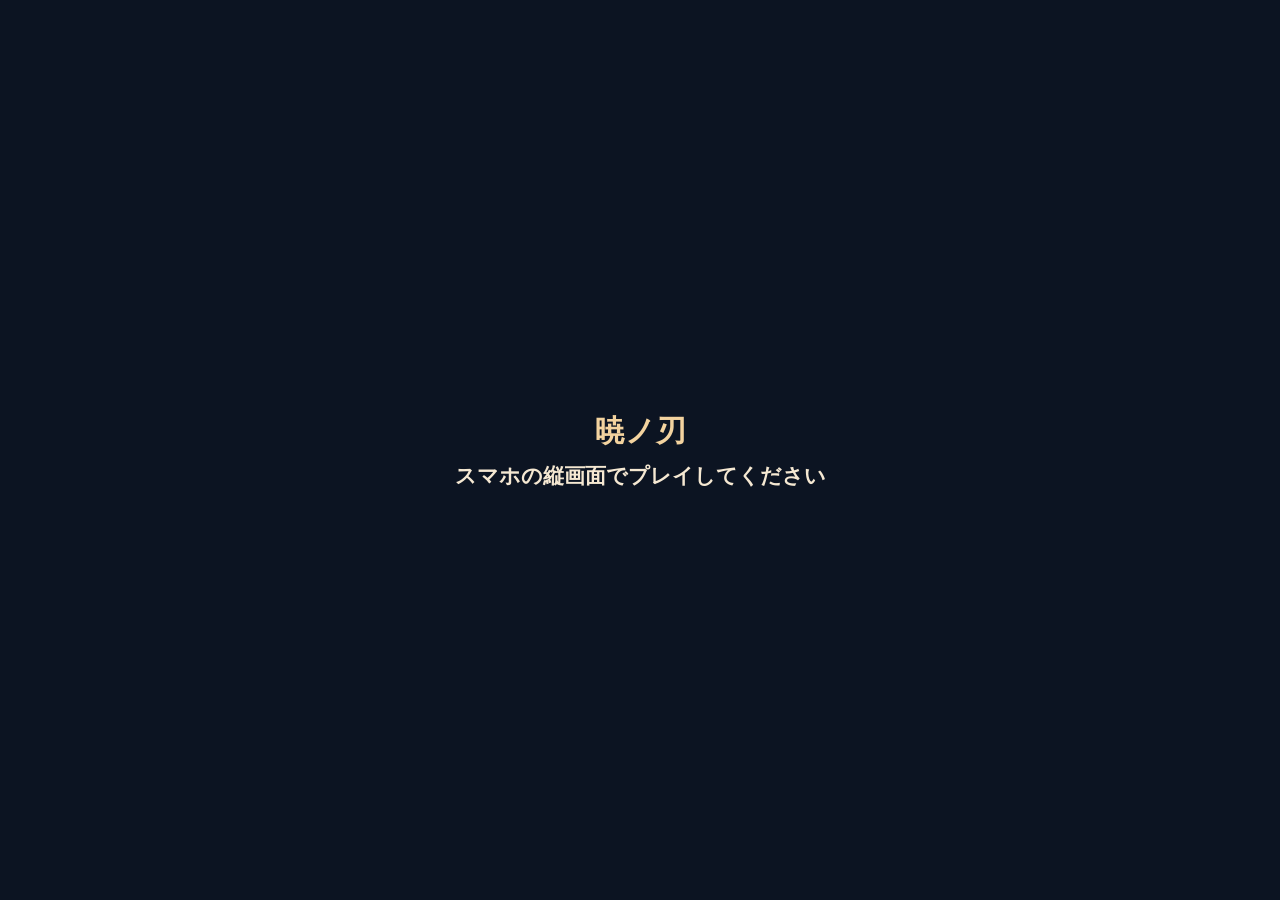
<file: index-2.html>
<!doctype html><html lang="ja"><head><meta charset="utf-8"><meta name="viewport" content="width=device-width,initial-scale=1"><title>暁ノ刃｜テストプレイ</title>
<style>
*{box-sizing:border-box}
html,body{height:100%;margin:0;background:#0d101b;color:#fff;font-family:'Yu Gothic UI','Hiragino Sans','Meiryo',system-ui,sans-serif}
button{cursor:pointer;font-family:inherit}
#stage{position:relative;width:100%;height:100dvh;min-height:560px;overflow:hidden;background-image:linear-gradient(to bottom,rgba(7,11,24,.10),rgba(5,9,18,.30)),url("assets/000_8e5bad6cd.png");background-position:center;background-size:cover;background-repeat:no-repeat}
.scene-bg{position:absolute;inset:0;z-index:0;background-repeat:no-repeat;background-position:center center;background-size:cover;opacity:0;transform:scale(1.025);transition:opacity .65s ease,transform 3.2s ease;will-change:opacity,transform;pointer-events:none}
.scene-bg.active{opacity:1;transform:scale(1)}
#sceneTransitionFx{position:absolute;inset:0;z-index:1;pointer-events:none;background:radial-gradient(circle at center, rgba(0,0,0,0) 0%, rgba(0,0,0,.12) 58%, rgba(0,0,0,.28) 100%);opacity:0;transition:opacity .28s ease}
#sceneTransitionFx.flash{opacity:1}

#stage::before{content:"";position:absolute;inset:0;background:radial-gradient(circle at center,rgba(255,255,255,.02),rgba(0,0,0,.13) 72%,rgba(0,0,0,.25));pointer-events:none}
.top{position:absolute;z-index:10;top:0;left:0;right:0;display:flex;justify-content:space-between;align-items:center;padding:14px 26px;background:linear-gradient(rgba(5,9,20,.40),transparent);gap:10px}
.logo{font-size:22px;letter-spacing:.22em;text-shadow:0 2px 10px #000;font-family:'Yu Mincho','Hiragino Mincho ProN',serif}
.tags{font:12px system-ui,sans-serif;color:#edf2fb}
#portrait{position:absolute;z-index:8;bottom:0;width:min(44vw,660px);height:96%;object-fit:contain;filter:drop-shadow(0 20px 34px rgba(0,0,0,.62));transition:none;pointer-events:none;opacity:0}
#portrait.right{right:-1%;left:auto;object-position:right bottom}
#portrait.left{left:-1%;right:auto;object-position:left bottom}
#portrait.show{opacity:1}
#portrait.hide{opacity:0}

#narrative{position:absolute;z-index:4;left:8%;right:13%;top:16%;bottom:16%;display:none;align-items:center;justify-content:center;padding:3.4vh 4.2vw;font-size:clamp(25px,2.35vw,39px);line-height:1.95;letter-spacing:.03em;text-align:left;text-shadow:0 2px 4px rgba(0,0,0,.92),0 0 18px rgba(0,0,0,.88),0 0 38px rgba(0,0,0,.72);white-space:pre-wrap;background:linear-gradient(180deg,rgba(10,14,23,.11),rgba(10,14,23,.26),rgba(10,14,23,.11));backdrop-filter:blur(1.6px);-webkit-backdrop-filter:blur(1.6px)}
#narrativeText{width:100%;max-height:100%;overflow:hidden}#narrativeText .line{margin:0 0 .32em;min-height:1.7em}#narrativeText .line:last-child{margin-bottom:0}

#conversation{position:absolute;z-index:7;top:14%;bottom:16%;display:none;align-items:center}
#conversation.rightSpeaker{left:5%;right:26%;justify-content:flex-start;padding-right:2vw}
#conversation.leftSpeaker{left:26%;right:5%;justify-content:flex-end;padding-left:2vw}
.bubble-wrap{width:min(56vw,860px);display:flex;flex-direction:column;gap:10px}
#conversation.rightSpeaker .bubble-wrap{align-items:flex-start}
#conversation.leftSpeaker .bubble-wrap{align-items:flex-end}
.speaker{font:700 15px system-ui,sans-serif;letter-spacing:.16em;color:#ffeab8;text-shadow:0 2px 6px rgba(0,0,0,.9)}
#conversation.rightSpeaker .speaker{padding-left:10px}
#conversation.leftSpeaker .speaker{padding-right:10px}
.bubble{position:relative;width:100%;min-height:96px;padding:22px 28px;border-radius:28px;background:rgba(248,244,234,.74);backdrop-filter:blur(8px);-webkit-backdrop-filter:blur(8px);color:#1a1d28;box-shadow:0 14px 40px rgba(0,0,0,.32);font-size:clamp(24px,2.15vw,36px);line-height:1.62;text-align:left;border:1px solid rgba(255,255,255,.34)}
#conversation.rightSpeaker .bubble::after,#conversation.leftSpeaker .bubble::after{content:"";position:absolute;top:24%;width:0;height:0;border-style:solid}
#conversation.rightSpeaker .bubble::after{right:-26px;border-width:13px 0 13px 26px;border-color:transparent transparent transparent rgba(248,244,234,.74)}
#conversation.leftSpeaker .bubble::after{left:-26px;border-width:13px 26px 13px 0;border-color:transparent rgba(248,244,234,.74) transparent transparent}

#chapterCard{position:absolute;inset:0;z-index:9;display:none;align-items:center;justify-content:center;flex-direction:column;background:linear-gradient(rgba(3,6,12,.46),rgba(3,6,12,.52));backdrop-filter:blur(2px);-webkit-backdrop-filter:blur(2px);text-align:center;padding:8vw}
#chapterCard.show{display:flex}
#chapterSub{font:600 clamp(14px,1.3vw,20px) 'Yu Gothic UI','Hiragino Sans',sans-serif;letter-spacing:.35em;color:#e8d5a3;text-shadow:0 2px 6px #000;opacity:.95;margin-bottom:18px}
#chapterTitle{font:700 clamp(42px,5.8vw,98px) 'Yu Mincho','Hiragino Mincho ProN',serif;letter-spacing:.14em;line-height:1.28;color:#fff6df;text-shadow:0 3px 14px rgba(0,0,0,.9),0 0 36px rgba(0,0,0,.72)}
#chapterLine{width:min(460px,72vw);height:1px;background:linear-gradient(90deg,transparent,rgba(255,237,186,.8),transparent);margin-top:22px;box-shadow:0 0 18px rgba(255,237,186,.35)}

.controls{position:absolute;z-index:11;bottom:0;left:0;right:0;display:flex;align-items:center;gap:14px;padding:14px 22px;background:linear-gradient(transparent,rgba(5,9,22,.66));font:13px system-ui,sans-serif}
.controls button{border:1px solid rgba(190,199,216,.44);border-radius:10px;background:rgba(7,19,35,.74);backdrop-filter:blur(6px);-webkit-backdrop-filter:blur(6px);color:white;padding:10px 16px}
.controls button:hover{background:rgba(36,54,83,.92)}
.grow{flex:1}.hint{color:#dde4f0;font-size:11px}.count{font-variant-numeric:tabular-nums}

@media (max-width:1100px){
  #portrait{width:min(48vw,580px);height:93%}
  #narrative{left:6%;right:10%;top:13%;bottom:17%;font-size:clamp(22px,2.7vw,34px)}
  #conversation.rightSpeaker{left:4%;right:24%;top:14%;bottom:17%}
  #conversation.leftSpeaker{left:24%;right:4%;top:14%;bottom:17%}
  .bubble-wrap{width:min(60vw,760px)}
}
@media (max-width:700px){
  .top{padding:10px 12px}.tags{font-size:10px}
  #portrait{width:67vw;height:74%}
  #portrait.right{right:-18%}#portrait.left{left:-18%}
  #narrative{left:4%;right:4%;top:13%;bottom:18%;padding:22px 18px;font-size:clamp(18px,4.8vw,25px);line-height:1.82}
  #conversation.rightSpeaker{left:4%;right:10%;top:12%;bottom:20%;padding-right:0}
  #conversation.leftSpeaker{left:10%;right:4%;top:12%;bottom:20%;padding-left:0}
  .bubble-wrap{width:77vw}
  .speaker{font-size:12px}
  .bubble{min-height:82px;padding:16px 18px;font-size:clamp(20px,4.9vw,26px);line-height:1.56}
  #conversation.rightSpeaker .bubble::after{right:-17px;border-width:10px 0 10px 17px}
  #conversation.leftSpeaker .bubble::after{left:-17px;border-width:10px 17px 10px 0}
  #chapterSub{font-size:12px;margin-bottom:12px}
  #chapterTitle{font-size:clamp(34px,9vw,56px);line-height:1.35}
  #chapterLine{margin-top:14px}
  .hint{display:none}.controls{gap:7px;padding:10px}.controls button{padding:10px}
}

/* v9: readable narrative and actor-safe dialogue columns */
#narrative {
  left: 8%; right: 8%; top: 13%; bottom: 13%;
  padding: 3.5vh 3.5vw;
  font-size: clamp(31px, 2.85vw, 45px);
  line-height: 1.85;
  justify-content: flex-start;
  align-items: flex-start;
  text-align: left;
}
#narrativeText {width: 100%; max-height: 100%; overflow: hidden;}
#portrait.left {left: -1%; right: auto;}
#portrait.right {right: -1%; left: auto;}
#conversation {
  position: absolute;
  top: 24%; bottom: auto;
  height: auto; min-height: 0;
  align-items: flex-start;
  z-index: 7;
}
#conversation.rightSpeaker {
  left: 5%; right: 37%;
  padding: 0;
  justify-content: flex-end;
}
#conversation.leftSpeaker {
  left: 37%; right: 5%;
  padding: 0;
  justify-content: flex-start;
}
.bubble-wrap {
  width: auto; max-width: 100%;
  display: flex;
  flex-direction: column;
  gap: 9px;
  align-items: stretch;
}
.bubble {
  box-sizing: border-box;
  width: var(--dialog-width, 330px);
  max-width: 100%;
  min-height: 0;
  padding: 20px 24px;
  font-size: clamp(29px, 2.65vw, 42px);
  line-height: 1.62;
  overflow-wrap: anywhere;
  text-align: left;
}
#conversation.rightSpeaker .bubble::after,
#conversation.leftSpeaker .bubble::after {
  top: 32px;
  bottom: auto;
}
#conversation.rightSpeaker .bubble::after {
  right: -33px;
  border-width: 15px 0 15px 33px;
}
#conversation.leftSpeaker .bubble::after {
  left: -33px;
  border-width: 15px 33px 15px 0;
}
@media (max-width:1100px) {
 #narrative {left: 6%;right: 6%;top: 13%;bottom: 14%;font-size:clamp(27px,3.15vw,39px);}
 #conversation.rightSpeaker {left: 4%; right: 39%;}
 #conversation.leftSpeaker {left: 39%; right: 4%;}
 .bubble-wrap {width:auto;max-width:100%;}
}
@media (max-width:700px) {
 #narrative {left:4%;right:4%;top:13%;bottom:18%;padding:18px 14px;font-size:clamp(22px,5vw,29px);line-height:1.72;}
 #conversation {top:20%;bottom:auto;}
 #conversation.rightSpeaker {left:3%;right:32%;padding:0;}
 #conversation.leftSpeaker {left:32%;right:3%;padding:0;}
 .bubble-wrap {width:auto;max-width:100%;}
 .bubble {min-height:0;padding:13px 14px;font-size:clamp(21px,4.8vw,27px);line-height:1.52;}
 #conversation.rightSpeaker .bubble::after {right:-19px;top:25px;border-width:11px 0 11px 19px;}
 #conversation.leftSpeaker .bubble::after {left:-19px;top:25px;border-width:11px 19px 11px 0;}
}

/* v10 mouth-anchor adjustments */
#conversation{
  top: calc(var(--mouth-y, 32%) - var(--tail-center, 48px));
  bottom: auto;
  height: auto;
  min-height: 0;
}
#conversation.rightSpeaker{
  left: 5%;
  right: 30%;
  justify-content: flex-end;
}
#conversation.leftSpeaker{
  left: 30%;
  right: 5%;
  justify-content: flex-start;
}
#conversation.rightSpeaker .bubble::after,
#conversation.leftSpeaker .bubble::after{
  top: var(--tail-top, 32px);
}
@media (max-width:1100px){
  #conversation.rightSpeaker{left:4%; right:31%;}
  #conversation.leftSpeaker{left:31%; right:4%;}
}
@media (max-width:700px){
  #conversation{top: calc(var(--mouth-y-mobile, var(--mouth-y, 31%)) - 30px);}
  #conversation.rightSpeaker{left:3%; right:27%;}
  #conversation.leftSpeaker{left:27%; right:3%;}
  #conversation.rightSpeaker .bubble::after,
  #conversation.leftSpeaker .bubble::after{top: var(--tail-top-mobile, 24px);}
}


/* v11: move dialogue/tail lower overall */
#conversation{
  top: calc(var(--mouth-y, 32%) - var(--tail-center, 48px) + var(--dialog-lower, 92px));
}
#conversation.rightSpeaker .bubble::after,
#conversation.leftSpeaker .bubble::after{
  top: calc(var(--tail-top, 32px) + var(--tail-lower, 6px));
}
@media (max-width:700px){
  #conversation{top: calc(var(--mouth-y-mobile, var(--mouth-y, 31%)) - 30px + var(--dialog-lower-mobile, 42px));}
  #conversation.rightSpeaker .bubble::after,
  #conversation.leftSpeaker .bubble::after{top: calc(var(--tail-top-mobile, 24px) + var(--tail-lower-mobile, 4px));}
}


/* v12: tail at lower corners */
#conversation.rightSpeaker .bubble::after,
#conversation.leftSpeaker .bubble::after{
  top:auto !important;
}
#conversation.rightSpeaker .bubble::after{
  right:34px !important;
  bottom:-24px !important;
  border-width:24px 18px 0 0 !important;
  border-color:rgba(248,244,234,.74) transparent transparent transparent !important;
}
#conversation.leftSpeaker .bubble::after{
  left:34px !important;
  bottom:-24px !important;
  border-width:24px 0 0 18px !important;
  border-color:rgba(248,244,234,.74) transparent transparent transparent !important;
}
@media (max-width:700px){
  #conversation.rightSpeaker .bubble::after{
    right:24px !important;
    bottom:-18px !important;
    border-width:18px 14px 0 0 !important;
  }
  #conversation.leftSpeaker .bubble::after{
    left:24px !important;
    bottom:-18px !important;
    border-width:18px 0 0 14px !important;
  }
}


/* v13: diagonal-down tails from lower corners */
#conversation.rightSpeaker .bubble::after,
#conversation.leftSpeaker .bubble::after{
  top:auto !important;
  border:none !important;
  width:34px !important;
  height:26px !important;
  background:rgba(248,244,234,.74) !important;
  bottom:-22px !important;
}
#conversation.rightSpeaker .bubble::after{
  right:24px !important;
  left:auto !important;
  clip-path:polygon(0 0,100% 0,100% 100%) !important;
}
#conversation.leftSpeaker .bubble::after{
  left:24px !important;
  right:auto !important;
  clip-path:polygon(0 0,100% 0,0 100%) !important;
}
@media (max-width:700px){
  #conversation.rightSpeaker .bubble::after,
  #conversation.leftSpeaker .bubble::after{
    width:26px !important;
    height:20px !important;
    bottom:-17px !important;
  }
  #conversation.rightSpeaker .bubble::after{
    right:18px !important;
  }
  #conversation.leftSpeaker .bubble::after{
    left:18px !important;
  }
}


/* v14: dialogue is a stable, completely visible block with intentional line breaks. */
.bubble {white-space:pre-line;word-break:normal;overflow-wrap:anywhere;line-break:strict;text-wrap:pretty;}

/* v15 responsive phone portrait/landscape; PC unchanged */
@media (pointer:coarse) {
  .controls button {min-height:42px;touch-action:manipulation}
  #stage {min-height:0;height:100vh;height:100dvh}
  .controls{padding-bottom:max(8px,env(safe-area-inset-bottom));}
}
@media (max-width:850px) and (orientation:portrait) {
  #stage {height:100dvh; min-height:0;}
  .top {padding: max(8px,env(safe-area-inset-top)) 12px 7px;}
  .logo {font-size:18px}
  .tags{display:none}
  #portrait {width: min(95vw,650px) !important;height:47dvh !important;bottom:35dvh !important;object-fit:contain;object-position:center bottom !important;left:auto;right:0;filter:drop-shadow(0 6px 14px #0008)}
  #portrait.left {left:-8vw !important;right:auto !important;}
  #portrait.right {right:-8vw !important;left:auto !important;}
  #conversation, #conversation.leftSpeaker,#conversation.rightSpeaker {
    position:absolute;top:auto !important;bottom:calc(57px + env(safe-area-inset-bottom)) !important;
    left:5vw !important;right:5vw !important;width:90vw !important;height:auto !important;
    max-height:35dvh !important;min-height:0;display:none;overflow:visible;
    justify-content:center !important;padding:0 !important;
  }
  .bubble-wrap {max-width:100% !important;width:100% !important;align-items:stretch !important;gap:4px;}
  .bubble {width:100% !important;max-width:100% !important;max-height:29dvh !important;min-height:0;
    overflow-y:auto;overscroll-behavior:contain;padding:13px 17px !important;
    font-size:clamp(18px,4.8vw,26px) !important;line-height:1.55 !important;
    border-radius:17px;}
  .speaker {font-size:12px !important;padding:0 10px !important;}
  #conversation.leftSpeaker .bubble::after,#conversation.rightSpeaker .bubble::after {top:-17px !important;bottom:auto !important;width:25px !important;height:19px !important;}
  #conversation.leftSpeaker .bubble::after {left:16% !important;right:auto !important;clip-path:polygon(0 100%,100% 100%,0 0) !important;}
  #conversation.rightSpeaker .bubble::after {right:16% !important;left:auto !important;clip-path:polygon(0 100%,100% 100%,100% 0) !important;}
  #narrative {left:3vw !important;right:3vw !important;top:9dvh !important;bottom:calc(59px + env(safe-area-inset-bottom)) !important;
    padding:12px 14px !important;font-size:clamp(21px,5.3vw,29px) !important;line-height:1.75 !important;overflow:hidden;}
  #narrativeText{width:100%;}
  .line{margin-bottom:0.45em !important;}
  .controls{gap:7px;padding:7px 8px max(8px,env(safe-area-inset-bottom));}
  .controls button{padding:9px 11px;font-size:12px}
  .hint{display:none}
  #chapterCard {padding:7vw}
  #chapterTitle {font-size:clamp(32px,9vw,58px)}
}
@media (max-height:540px) and (orientation:landscape) and (max-width:1050px) {
  #stage{height:100dvh;min-height:0;}
  .top{padding:5px 15px;}
  .logo{font-size:16px}
  .tags{display:none}
  #portrait {width:39vw !important;height:92dvh !important;bottom:0 !important;}
  #portrait.right{right:-2vw !important;left:auto !important;}
  #portrait.left{left:-2vw !important;right:auto !important;}
  #conversation {top:14dvh !important;bottom:auto !important;max-height:66dvh;min-height:0;overflow:visible;}
  #conversation.rightSpeaker {left:4vw !important;right:39vw !important;padding:0 !important;}
  #conversation.leftSpeaker {left:39vw !important;right:4vw !important;padding:0 !important;}
  .bubble-wrap {width:100% !important;max-width:100% !important;}
  .bubble {width:100% !important;max-width:100% !important;max-height:57dvh !important;overflow:auto;
     min-height:0;font-size:clamp(17px,2.7vw,25px) !important;line-height:1.45;padding:11px 16px !important;border-radius:15px;}
  .speaker {font-size:11px !important;}
  #narrative {top:10dvh !important;bottom:13dvh !important;left:5vw !important;right:5vw !important;
    padding:8px 18px !important;font-size:clamp(18px,2.9vw,26px) !important;line-height:1.56 !important;overflow:hidden;}
  .line{margin-bottom:.3em !important;}
  .controls {padding:5px 9px max(4px,env(safe-area-inset-bottom));gap:8px;}
  .controls button {padding:6px 11px;min-height:32px;font-size:11px}
  .hint{display:none}
  #chapterTitle {font-size:clamp(32px,6vw,64px)}
}

.title-screen{position:fixed;inset:0;z-index:100;display:flex;justify-content:center;align-items:center;background:linear-gradient(#02091622,#02091655),url("assets/001_426a7fab8.png") center/cover no-repeat;min-height:100dvh;overflow:auto;overscroll-behavior:contain}
.title-shade{position:absolute;inset:0;background:linear-gradient(90deg,#04102255,#04102215,#04102255)}
.title-content{position:relative;z-index:1;display:flex;flex-direction:column;align-items:center;justify-content:center;width:100%;min-height:100dvh;padding:3vh 1rem 4vh}
.title-logo{object-fit:contain;width:min(74vw,740px);max-height:45dvh;filter:drop-shadow(0 5px 17px #000a)}
.title-menu{display:grid;gap:9px;width:min(72vw,370px);margin-top:2vh}
.title-menu button{font-family:'Yu Mincho',serif;color:#fff9e8;border:1px solid #e7c98991;background:linear-gradient(90deg,#080f1bcc,#2b1a19b8,#080f1bcc);border-radius:5px;font-size:clamp(16px,1.8vw,24px);letter-spacing:.16em;padding:8px 12px;text-shadow:0 2px 5px #000;min-height:42px}
.title-menu button:hover,.title-menu button:focus-visible{background:#7c3f23d9;border-color:#fff2bf}
.title-note{font-size:12px;color:#ddd0b1;margin-top:10px;text-shadow:0 1px 6px #000}
.menu-dialog{position:fixed;inset:0;z-index:110;background:#030918cd;display:flex;align-items:center;justify-content:center;padding:20px}
.menu-dialog[hidden]{display:none}.dialog-box{width:min(92vw,500px);max-height:85dvh;overflow:auto;background:#142039f0;color:#f6f3eb;padding:28px;border:1px solid #bca77e;border-radius:12px;text-align:center}.dialog-box h2{margin-top:0;font-family:'Yu Mincho',serif}.dialog-box button{background:#27344c;border:1px solid #c2b8a5;border-radius:7px;padding:9px 22px;color:white;font-size:16px}.dialog-box input[type="range"]{width:85%}.gallery-img{max-width:100%;max-height:50dvh;object-fit:contain;border-radius:6px}
@media (orientation:portrait) and (max-width:700px){.title-logo{width:min(94vw,480px);max-height:34dvh}.title-menu{width:min(83vw,350px);gap:12px;margin-top:3vh}.title-menu button{min-height:49px;font-size:20px}}
@media (orientation:landscape) and (max-height:520px){.title-content{padding:4px 12px}.title-logo{max-height:42dvh;width:min(58vw,570px)}.title-menu{gap:4px;width:min(38vw,320px);margin-top:1vh}.title-menu button{font-size:15px;padding:3px;min-height:28px}.title-note{font-size:10px;margin-top:4px}}
</style><style id="autoplay-fallback-css">#enableTitleMusic{position:absolute;z-index:105;bottom:5.4%;left:50%;transform:translateX(-50%);border:1px solid #ead5a0;background:#121723e8;color:#fff7d9;border-radius:10px;padding:12px 22px;font:600 17px system-ui,sans-serif;box-shadow:0 4px 25px #0009}#enableTitleMusic[hidden]{display:none}</style>
<style id="character-codex-css">
#decisionFlash{position:fixed;inset:0;z-index:190;pointer-events:none;opacity:0;background:radial-gradient(circle at center,rgba(255,244,203,.24),rgba(255,214,139,.10) 26%,rgba(255,255,255,0) 60%),linear-gradient(180deg,rgba(255,255,255,.08),rgba(255,255,255,0));transition:opacity .18s ease}
#decisionFlash.show{opacity:1;animation:decisionBlink .22s ease 1}
@keyframes decisionBlink{0%{opacity:0}35%{opacity:1}100%{opacity:0}}
button.decision-hit{transform:scale(.97);filter:brightness(1.16);box-shadow:0 0 0 1px rgba(255,244,196,.65),0 0 18px rgba(255,216,142,.42)!important;transition:transform .12s ease,filter .12s ease,box-shadow .12s ease}

.character-codex{position:fixed;inset:0;z-index:170;overflow:hidden;background:linear-gradient(125deg,rgba(6,9,16,.90) 0%,rgba(10,14,23,.84) 37%,rgba(15,20,31,.62) 62%,rgba(18,22,35,.36) 100%);color:#f8f4ea}
.character-codex[hidden]{display:none}
.character-codex.show{display:block}
.character-codex::before{content:"";position:absolute;inset:0;background:radial-gradient(circle at 75% 42%,rgba(255,201,119,.16),transparent 30%),radial-gradient(circle at 10% 0%,rgba(107,158,255,.10),transparent 26%);pointer-events:none}
.codex-figure{position:absolute;right:-3vw;bottom:-2vh;width:min(58vw,920px);height:100%;object-fit:contain;object-position:right bottom;opacity:.30;filter:drop-shadow(0 30px 50px rgba(0,0,0,.55));transition:opacity .28s ease, transform .28s ease}
.character-codex.switching .codex-figure{opacity:.12;transform:translateY(10px) scale(.985)}
.codex-ui{position:relative;z-index:2;height:100%;display:flex;flex-direction:column;padding:3.5vh 3.7vw 3vh}
.codex-header{display:flex;align-items:flex-start;justify-content:space-between;gap:18px;margin-bottom:2vh}
.codex-headcopy small{display:block;font-size:13px;letter-spacing:.38em;color:#e6c583;margin-bottom:10px}
.codex-headcopy h2{margin:0;font:700 clamp(34px,4vw,58px) 'Yu Mincho','Hiragino Mincho ProN',serif;letter-spacing:.12em;text-shadow:0 2px 12px rgba(0,0,0,.6)}
#codexClose{border:1px solid rgba(230,197,131,.75);background:rgba(12,18,30,.62);color:#fff5db;border-radius:999px;padding:11px 18px;font:600 16px system-ui,sans-serif;backdrop-filter:blur(6px)}
.codex-layout{display:grid;grid-template-columns:minmax(150px,230px) minmax(0,1fr);gap:2.4vw;align-items:start;min-height:0;flex:1}
.codex-nav{display:grid;gap:10px;align-content:start;max-height:76vh;overflow:auto;padding-right:4px}
.codex-nav button{position:relative;text-align:left;border:1px solid rgba(255,245,218,.16);background:linear-gradient(90deg,rgba(9,14,23,.78),rgba(31,26,33,.66));color:#f6edd7;border-radius:14px;padding:12px 14px 12px 16px;font:600 15px system-ui,sans-serif;letter-spacing:.06em;min-height:56px}
.codex-nav button .sub{display:block;font-size:11px;color:#d0c3a1;margin-top:4px;font-weight:500;letter-spacing:.08em}
.codex-nav button.active{background:linear-gradient(90deg,rgba(90,44,28,.92),rgba(41,24,22,.84));border-color:rgba(245,210,138,.66);box-shadow:0 0 0 1px rgba(255,227,168,.18),0 10px 28px rgba(0,0,0,.18)}
.codex-main{display:grid;grid-template-columns:minmax(0,1fr);gap:16px;align-content:start;max-width:min(62vw,1080px)}
.codex-role{font-size:14px;letter-spacing:.24em;color:#e7c481;font-weight:700;text-shadow:0 1px 8px rgba(0,0,0,.5)}
.codex-name{margin:0;font:700 clamp(34px,4.4vw,74px) 'Yu Mincho','Hiragino Mincho ProN',serif;letter-spacing:.08em;line-height:1.08;text-shadow:0 2px 16px rgba(0,0,0,.55)}
.codex-ruby{font-size:16px;letter-spacing:.18em;color:#d8d6dd}
.codex-catch{font-size:clamp(18px,1.95vw,28px);line-height:1.65;color:#fff7e8;max-width:15em;text-shadow:0 2px 10px rgba(0,0,0,.5)}
.codex-points{display:flex;flex-wrap:wrap;gap:10px 12px;margin-top:2px}
.codex-pill{padding:8px 12px;border:1px solid rgba(255,236,193,.20);border-radius:999px;background:rgba(18,23,35,.43);font-size:14px;color:#f0ebdf;backdrop-filter:blur(4px)}
.codex-desc{display:grid;grid-template-columns:minmax(0,1fr);gap:14px;width:min(56vw,980px)}
.codex-desc p{margin:0;padding:16px 18px;border-radius:18px;background:linear-gradient(180deg,rgba(10,14,24,.54),rgba(18,24,39,.32));border:1px solid rgba(255,240,200,.10);backdrop-filter:blur(3px);font-size:clamp(17px,1.45vw,24px);line-height:1.95;letter-spacing:.03em;box-shadow:0 8px 30px rgba(0,0,0,.12)}
.codex-help{font-size:12px;color:#cabd9f;margin-top:auto;letter-spacing:.08em}

@media (orientation:portrait), (max-width:900px){
  .codex-figure{right:50%;transform:translateX(50%);width:min(92vw,660px);height:53%;bottom:0;object-position:center bottom;opacity:.22}
  .character-codex.switching .codex-figure{transform:translateX(50%) translateY(8px) scale(.985)}
  .codex-ui{padding:2.2vh 4vw 2vh}
  .codex-header{margin-bottom:1.2vh}
  .codex-headcopy small{font-size:11px;margin-bottom:6px}
  .codex-headcopy h2{font-size:clamp(26px,8vw,42px)}
  #codexClose{padding:10px 14px;font-size:14px}
  .codex-layout{grid-template-columns:1fr;gap:12px}
  .codex-nav{display:flex;gap:8px;overflow:auto;padding:4px 2px 2px;max-height:none}
  .codex-nav button{min-width:132px;min-height:52px;padding:10px 12px}
  .codex-main{max-width:none;padding-top:2px}
  .codex-role{font-size:12px}
  .codex-name{font-size:clamp(28px,9vw,52px)}
  .codex-ruby{font-size:13px}
  .codex-catch{font-size:clamp(16px,4.5vw,22px);max-width:none}
  .codex-points{gap:8px}
  .codex-pill{font-size:12px;padding:7px 11px}
  .codex-desc{width:100%;gap:10px;padding-bottom:44vh}
  .codex-desc p{font-size:clamp(15px,4.3vw,19px);line-height:1.78;padding:14px 15px}
  .codex-help{padding-bottom:2px}
}
</style>


<style id="codex-overview-css">
.character-codex.overview-mode .codex-layout{grid-template-columns:1fr!important}
.character-codex.overview-mode .codex-nav,.character-codex.overview-mode .codex-main{display:none!important}
.character-codex.overview-mode .codex-figure{opacity:.08!important;transform:translateX(0)!important}
.character-codex.detail-mode #codexOverview{display:none}
#codexOverview{display:none;min-height:0}
.character-codex.overview-mode #codexOverview{display:block}
.codex-overview-head{margin-bottom:16px}
.codex-overview-head h3{margin:0 0 8px;font:700 clamp(24px,2.6vw,38px) 'Yu Mincho','Hiragino Mincho ProN',serif;letter-spacing:.08em;color:#fff5de}
.codex-overview-head p{margin:0;color:#d7ccb2;font-size:14px;letter-spacing:.05em}
.codex-overview-scroll{display:flex;gap:18px;overflow:auto;padding:10px 4px 16px;scroll-snap-type:x proximity}
.codex-overview-scroll::-webkit-scrollbar{height:10px}.codex-overview-scroll::-webkit-scrollbar-thumb{background:rgba(240,215,161,.35);border-radius:999px}
.codex-card{flex:0 0 min(240px,68vw);display:flex;flex-direction:column;border:1px solid rgba(247,223,168,.16);border-radius:18px;background:linear-gradient(180deg,rgba(14,18,29,.78),rgba(28,23,31,.72));box-shadow:0 14px 28px rgba(0,0,0,.20);overflow:hidden;scroll-snap-align:start;cursor:pointer;transition:transform .18s ease,border-color .18s ease,box-shadow .18s ease,filter .18s ease}
.codex-card:hover,.codex-card:focus-visible{transform:translateY(-3px);border-color:rgba(247,223,168,.42);box-shadow:0 18px 34px rgba(0,0,0,.30);filter:brightness(1.06)}
.codex-card-illust{height:340px;background:linear-gradient(180deg,rgba(242,237,229,.05),rgba(255,255,255,.01));display:flex;align-items:flex-end;justify-content:center;overflow:hidden}
.codex-card-illust img{width:100%;height:100%;object-fit:contain;object-position:center bottom;filter:drop-shadow(0 14px 24px rgba(0,0,0,.42))}
.codex-card-meta{padding:14px 16px 16px}
.codex-card-meta strong{display:block;font-size:22px;letter-spacing:.08em;color:#fff7e9;font-family:'Yu Mincho','Hiragino Mincho ProN',serif;margin-bottom:6px}
.codex-card-meta span{display:block;color:#e3d7bb;font-size:12px;letter-spacing:.16em;margin-bottom:8px}
.codex-card-meta p{margin:0;color:#d6cdb9;font-size:13px;line-height:1.6}
#codexBackList{display:none;margin-bottom:4px;align-self:flex-start;border:1px solid rgba(230,197,131,.60);background:rgba(12,18,30,.62);color:#fff5db;border-radius:999px;padding:10px 14px;font:600 14px system-ui,sans-serif}
.character-codex.detail-mode #codexBackList{display:inline-flex}
@media (orientation:portrait), (max-width:900px){
  .codex-card{flex-basis:min(62vw,220px)}
  .codex-card-illust{height:250px}
  .codex-card-meta strong{font-size:19px}
  .codex-card-meta p{font-size:12px}
}
</style>


<style id="codex-mobile-scroll-fix">
#codexOverview {min-width:0;width:100%;overflow:hidden}
.codex-overview-scroll {
  width:100%;max-width:100%;
  overflow-x:auto!important;overflow-y:hidden!important;
  -webkit-overflow-scrolling:touch;
  touch-action:pan-x!important;
  overscroll-behavior-x:contain;
  scroll-behavior:smooth;
  flex-wrap:nowrap!important;
  scrollbar-width:thin;
}
.codex-overview-scroll .codex-card {touch-action:pan-x;user-select:none;-webkit-user-select:none;flex-shrink:0!important}
.codex-overview-scroll img {pointer-events:none;-webkit-user-drag:none}
.codex-scroll-controls {display:flex;align-items:center;justify-content:flex-end;gap:10px;margin-top:10px}
.codex-scroll-controls button {border:1px solid #d8b77d;background:#142033db;color:#fff3d8;border-radius:10px;padding:9px 16px;font-size:17px}
.codex-scroll-controls span {color:#d7c6a4;font-size:12px}
@media(max-width:900px) {.codex-card{flex-basis:min(62vw,220px)}.codex-overview-scroll{min-height:310px}}
</style>
<style id="roulette-v22-css">
.character-codex.overview-mode #codexOverview{width:100%;height:calc(100% - 16px);display:flex;flex-direction:column;overflow:hidden;min-height:0}
.character-codex.overview-mode .codex-layout{height:100%;min-height:0;overflow:hidden}
.roulette-title{text-align:center;color:#ffe7b4;font:600 clamp(16px,2.6vw,25px) 'Yu Mincho',serif;letter-spacing:.15em;margin:2px 0 12px}
.roulette-stage{position:relative;flex:1;min-height:240px;width:100%;overflow:hidden;perspective:1200px;touch-action:pan-y;user-select:none}
.roulette-stage:before{content:'';position:absolute;left:50%;top:49%;width:min(65vw,800px);height:min(65vw,800px);border:1px solid #d9ad5840;border-radius:50%;transform:translate(-50%,-50%) rotateX(65deg);pointer-events:none}
.roulette-card{position:absolute;left:50%;top:46%;width:clamp(145px,22vw,300px);height:min(49vh,365px);max-height:82%;border:2px solid #ad936777;border-radius:18px;background:linear-gradient(155deg,#212a3c,#0c111b);padding:7px;display:flex;flex-direction:column;align-items:center;overflow:hidden;cursor:pointer;transform-origin:center center;transition:transform .52s cubic-bezier(.2,.8,.2,1),opacity .48s,filter .48s,border-color .48s,box-shadow .48s;backface-visibility:hidden}
.roulette-card img{width:100%;flex:1;min-height:0;object-fit:contain;object-position:center bottom;pointer-events:none}
.roulette-card.chosen img{transform:scale(1.14);transform-origin:center 64%;transition:transform .4s ease}
.roulette-card img{transition:transform .4s ease}
.roulette-card .roulette-name{font:700 clamp(15px,2vw,23px) 'Yu Mincho',serif;color:#fff0c8;padding:8px 0;text-align:center;text-shadow:0 2px 9px #000}
.roulette-card.chosen{border-color:#ffedb2;box-shadow:0 0 8px #ffe8a8,0 0 26px #ecad5bba, inset 0 0 15px #ffd68d66;animation:roulette-glow 2.2s ease-in-out infinite alternate}
@keyframes roulette-glow{from{box-shadow:0 0 9px #f6d18a,0 0 20px #d5a04d8f,inset 0 0 9px #ffe2aa44}to{box-shadow:0 0 17px #fff1bf,0 0 43px #eab05b,inset 0 0 20px #ffe6a677}}
.roulette-card:focus-visible{outline:3px solid #fff2b1;outline-offset:3px}
.roulette-actions{display:flex;gap:14px;justify-content:center;align-items:center;padding:9px 0 6px;z-index:3}
.roulette-actions button{background:#1a2236e8;color:#fff2d5;border:1px solid #d3ae69b9;border-radius:12px;min-width:70px;min-height:45px;padding:9px 18px;font-size:18px}
.roulette-actions .roulette-confirm{background:linear-gradient(90deg,#794425,#af7836,#794425);font-weight:700;min-width:170px}
.roulette-position{text-align:center;color:#d7c5a5;font-size:13px;letter-spacing:.15em}
@media(max-width:700px){.character-codex.overview-mode .codex-ui{padding:10px 10px 8px}.character-codex.overview-mode .codex-header{margin-bottom:0}.character-codex.overview-mode .codex-headcopy h2{font-size:25px}.roulette-title{font-size:14px;margin:2px 0 3px}.roulette-card{width:clamp(130px,40vw,225px);height:min(40dvh,270px)}.roulette-actions{gap:7px}.roulette-actions button{min-width:54px;padding:8px 9px}.roulette-actions .roulette-confirm{min-width:120px}}
@media(orientation:landscape) and (max-height:530px){.roulette-title{display:none}.roulette-card{height:51dvh;width:min(26vw,200px)}.roulette-actions{padding:2px}.roulette-actions button{min-height:30px;padding:4px 10px;font-size:14px}.roulette-position{font-size:10px}}
</style>
<style id="v24-chapter-typography">
.game-corner-logo{width:clamp(105px,12vw,190px);height:clamp(39px,5.2vw,65px);object-fit:contain;object-position:left center;filter:drop-shadow(0 1px 7px #000b)}
.top{min-height:62px}
#narrative{font-family:"Hiragino Kaku Gothic ProN","Yu Gothic UI","Noto Sans JP",Meiryo,sans-serif;font-weight:550;font-size:clamp(32px,3vw,46px);line-height:1.75;letter-spacing:.025em}
#narrative .line{line-height:1.75}
.bubble{font-family:"Hiragino Kaku Gothic ProN","Yu Gothic UI","Noto Sans JP",Meiryo,sans-serif;font-weight:600;font-size:clamp(31px,2.85vw,44px);letter-spacing:.012em}
#chapterCurtain{position:absolute;inset:0;z-index:9;background:#030407;opacity:0;pointer-events:none;transition:opacity .55s ease}
#chapterCurtain.active{opacity:1}
#chapterCard{z-index:10}
#chapterCard.show{animation:chapterReveal .85s ease both}
#chapterTitle{font-family:"Yu Mincho","Hiragino Mincho ProN",serif;letter-spacing:.16em;text-shadow:0 4px 12px #000,0 0 28px #e7a85c80}
@keyframes chapterReveal{from{opacity:0;transform:scale(1.045)}to{opacity:1;transform:scale(1)}}
@media (orientation:portrait) and (max-width:700px){
 .game-corner-logo{width:120px;height:42px}
 #narrative{font-size:clamp(23px,5.9vw,31px);line-height:1.65}
 #narrative .line{line-height:1.65}
 .bubble{font-size:clamp(23px,5.4vw,31px)}
}
@media (orientation:landscape) and (max-height:520px){
 .game-corner-logo{width:105px;height:34px}
 .top{min-height:38px}
 #narrative{font-size:clamp(19px,3.3vh,26px);line-height:1.55}
 #narrative .line{line-height:1.55}
 .bubble{font-size:clamp(19px,3.7vh,28px)}
}
</style>
<style id="v25-ux">
.font-control{display:flex;align-items:center;gap:5px;padding:3px 5px;border:1px solid #f5db9b65;border-radius:11px;background:#0a1523b5;white-space:nowrap}
.font-control button{padding:8px 10px!important;min-width:43px;font-weight:800;font-size:15px}
.font-control span{font:600 12px system-ui,sans-serif;min-width:38px;text-align:center;color:#ffe4aa}
#narrative{font-size:calc(clamp(32px,3vw,46px) * var(--reader-font-scale,1))!important}
.bubble{font-size:calc(clamp(31px,2.85vw,44px) * var(--reader-font-scale,1))!important}

#narrative.cameo-right{right:32%;padding-right:2vw}
#narrative.cameo-left{left:32%;padding-left:2vw}
@media(orientation:portrait) and (max-width:700px){
 #narrative{font-size:calc(clamp(23px,5.9vw,31px) * var(--reader-font-scale,1))!important}
 .bubble{font-size:calc(clamp(23px,5.4vw,31px) * var(--reader-font-scale,1))!important}
 #narrative.cameo-left,#narrative.cameo-right{left:4%;right:4%;top:14%;bottom:39%;padding:12px 14px}
 #portrait.cameo{height:39%!important;bottom:0!important;width:53vw!important}
 .font-control button{min-width:37px;padding:7px 6px!important}
 .font-control span{font-size:10px;min-width:29px}
}
@media(orientation:landscape) and (max-height:520px){
 #narrative{font-size:calc(clamp(19px,3.3vh,26px) * var(--reader-font-scale,1))!important}
 .bubble{font-size:calc(clamp(19px,3.7vh,28px) * var(--reader-font-scale,1))!important}
 .font-control{gap:2px}
 .font-control button{min-width:32px;padding:4px 5px!important}
}
</style>
<style id="v27-top-font-hud">
.top{display:flex;align-items:flex-start;justify-content:space-between;gap:16px;min-height:84px;padding-top:12px}
.top-brand{display:flex;align-items:flex-start;gap:10px;min-width:0}
.top-labels{display:flex;flex-direction:column;gap:5px;padding-top:2px}
.chapter-badge{display:inline-flex;align-items:center;justify-content:center;min-width:84px;padding:5px 12px;border-radius:999px;border:1px solid rgba(245,223,175,.52);background:linear-gradient(180deg,rgba(58,36,20,.72),rgba(18,18,22,.72));color:#fff3d2;font:700 clamp(12px,1.2vw,16px) 'Yu Mincho','Hiragino Mincho ProN',serif;letter-spacing:.16em;box-shadow:0 2px 10px rgba(0,0,0,.25)}
#narrative{font-family:'Yu Mincho','Hiragino Mincho ProN','Yu Gothic UI',serif!important;font-weight:700;font-size:clamp(33px,3.1vw,48px);line-height:1.88;letter-spacing:.045em;text-shadow:0 1px 5px rgba(0,0,0,.22)}
#narrative .line{line-height:1.88}
.bubble{font-family:'Yu Mincho','Hiragino Mincho ProN','Yu Gothic UI',serif!important;font-weight:700;font-size:clamp(31px,2.95vw,45px);line-height:1.72;letter-spacing:.035em}
#speaker{font-family:'Yu Mincho','Hiragino Mincho ProN',serif;font-weight:700;letter-spacing:.12em}
.party-hud{display:flex;align-items:flex-start;gap:10px;margin-left:auto;padding-top:2px;max-width:min(58vw,780px)}
.party-hud[hidden]{display:none!important}
.hud-block{display:flex;flex-direction:column;gap:8px;padding:8px 10px 10px;border:1px solid rgba(231,210,164,.28);border-radius:14px;background:linear-gradient(180deg,rgba(8,14,25,.78),rgba(16,22,37,.58));box-shadow:0 6px 20px rgba(0,0,0,.20);backdrop-filter:blur(6px)}
.hud-title{font:700 12px 'Yu Gothic UI','Hiragino Sans',sans-serif;letter-spacing:.18em;color:#e8d2a1}
.equipment-list,.ally-list{display:flex;align-items:center;gap:8px;flex-wrap:wrap}
.equip-chip{display:inline-flex;align-items:center;justify-content:center;min-height:34px;padding:7px 12px;border-radius:999px;border:1px solid rgba(234,219,179,.18);background:rgba(255,255,255,.05);font:700 14px 'Yu Mincho','Hiragino Mincho ProN',serif;color:#f9f1de;letter-spacing:.08em;white-space:nowrap}
.ally-chip{display:flex;align-items:center;gap:7px;padding:4px 8px 4px 5px;border-radius:999px;border:1px solid rgba(234,219,179,.12);background:rgba(255,255,255,.04)}
.ally-chip img{width:34px;height:34px;border-radius:999px;object-fit:cover;object-position:center top;background:rgba(0,0,0,.3);border:1px solid rgba(255,241,213,.22)}
.ally-chip span{font:700 12px 'Yu Mincho','Hiragino Mincho ProN',serif;color:#fff3d8;letter-spacing:.12em;white-space:nowrap}
@media (max-width:1100px){
  .top{gap:10px;min-height:76px}
  .party-hud{max-width:56vw;gap:7px}
  .ally-chip img{width:30px;height:30px}
  .equip-chip{min-height:31px;padding:6px 10px;font-size:13px}
}
@media (max-width:840px){
  .top{flex-direction:column;align-items:flex-start;gap:8px;min-height:unset}
  .party-hud{max-width:none;width:100%;overflow:auto;padding-bottom:2px}
}
@media (orientation:portrait) and (max-width:700px){
  .top{padding:10px 12px 0;gap:7px}
  .top-brand{width:100%;justify-content:space-between;align-items:flex-start;gap:8px}
  .top-labels{padding-top:0;align-items:flex-end}
  .chapter-badge{min-width:auto;padding:4px 10px;font-size:12px}
  .party-hud{display:flex;gap:7px;overflow:auto;width:100%;padding-bottom:2px}
  .hud-block{padding:7px 8px 8px;border-radius:12px;min-width:max-content}
  .hud-title{font-size:10px}
  .equip-chip{min-height:28px;font-size:11px;padding:5px 9px}
  .ally-chip{padding:4px 7px 4px 4px}
  .ally-chip img{width:26px;height:26px}
  .ally-chip span{font-size:10px}
  #narrative{font-size:clamp(24px,6.1vw,31px);line-height:1.78}
  #narrative .line{line-height:1.78}
  .bubble{font-size:clamp(24px,5.8vw,31px);line-height:1.62}
}
@media (orientation:landscape) and (max-height:520px){
  .top{padding-top:6px;gap:7px;min-height:56px}
  .party-hud{gap:6px}
  .hud-block{padding:6px 8px}
  .hud-title{font-size:10px}
  .equip-chip{min-height:26px;padding:4px 8px;font-size:11px}
  .ally-chip img{width:24px;height:24px}
  .ally-chip span{font-size:10px}
  #narrative{font-size:clamp(20px,3.5vh,27px);line-height:1.68}
  #narrative .line{line-height:1.68}
  .bubble{font-size:clamp(20px,3.9vh,28px);line-height:1.5}
}
</style>

<style id="v28-layer-sizing">
/* dialogue always above portrait, with wider readable line lengths */
#conversation{z-index:13!important;pointer-events:none}
#conversation .bubble-wrap{max-width:100%!important;width:auto!important}
#conversation .bubble{max-width:100%!important;width:var(--dialog-width,650px);padding:22px 30px;overflow-wrap:normal;word-break:normal;line-break:strict}
#conversation.rightSpeaker{left:4%!important;right:13%!important;justify-content:flex-start!important}
#conversation.leftSpeaker{left:13%!important;right:4%!important;justify-content:flex-end!important}
#portrait{z-index:8!important}
.controls{z-index:16}
/* enlarge header but reserve a separate strip for reading */
.top{min-height:102px!important;align-items:center!important;padding:10px 24px!important;gap:18px!important}
.game-corner-logo{width:clamp(142px,15vw,220px)!important;height:clamp(52px,6.2vw,82px)!important}
.chapter-badge{font-size:clamp(14px,1.4vw,19px)!important;padding:7px 15px!important}
.party-hud{gap:14px!important;max-width:min(62vw,900px)!important}
.hud-block{padding:10px 14px!important}
.hud-title{font-size:13px!important}
.equip-chip{font-size:16px!important;min-height:38px!important}
.ally-chip img{width:42px!important;height:42px!important}
.ally-chip span{font-size:14px!important}
#narrative{top:clamp(126px,17vh,182px)!important;bottom:12%!important}
@media(max-width:900px){
 .top{min-height:82px!important;padding:7px 12px!important;gap:8px!important}
 .game-corner-logo{width:135px!important;height:51px!important}
 .party-hud{max-width:100%!important;gap:7px!important}
 .hud-block{padding:7px 9px!important}
 .hud-title{font-size:11px!important}
 .equip-chip{font-size:12px!important;min-height:29px!important}
 .ally-chip img{width:30px!important;height:30px!important}
 .ally-chip span{font-size:11px!important}
 #narrative{top:clamp(108px,17vh,146px)!important;bottom:14%!important}
 #conversation.rightSpeaker{left:3%!important;right:9%!important}
 #conversation.leftSpeaker{left:9%!important;right:3%!important}
 #conversation .bubble{padding:15px 18px}
}
@media(orientation:portrait) and (max-width:700px){
 #narrative{top:clamp(145px,20vh,205px)!important;bottom:12%!important}
 #conversation{max-height:55vh;overflow:visible}
 #conversation .bubble{max-height:52vh;overflow:auto}
}
@media(orientation:landscape) and (max-height:520px){
 .top{flex-direction:row!important;min-height:57px!important;padding:4px 10px!important}
 .game-corner-logo{width:102px!important;height:37px!important}
 .chapter-badge{font-size:11px!important;padding:3px 8px!important}
 .party-hud{gap:5px!important;max-width:57vw!important}
 .hud-block{padding:4px 6px!important;gap:3px!important}
 .hud-title{font-size:9px!important}
 .equip-chip{font-size:10px!important;min-height:22px!important;padding:3px 6px!important}
 .ally-chip img{width:21px!important;height:21px!important}
 .ally-chip span{font-size:9px!important}
 #narrative{top:67px!important;bottom:15%!important}
 #conversation .bubble{padding:9px 14px}
}
</style><style id="v29-dialog-near-character">
/* Dialogue occupies the area closest to the speaker, not the opposite screen edge. */
#conversation.rightSpeaker{left:3%!important;right:24%!important;justify-content:flex-end!important;padding-right:0!important}
#conversation.leftSpeaker{left:24%!important;right:3%!important;justify-content:flex-start!important;padding-left:0!important}
#conversation.rightSpeaker .bubble-wrap,#conversation.leftSpeaker .bubble-wrap{width:auto!important;max-width:min(68vw,860px)!important}
#conversation .bubble{max-width:100%!important}
@media (orientation:portrait) and (max-width:700px){
 #conversation.rightSpeaker{left:3%!important;right:15%!important;justify-content:flex-end!important}
 #conversation.leftSpeaker{left:15%!important;right:3%!important;justify-content:flex-start!important}
 #conversation .bubble-wrap{max-width:77vw!important}
}
@media (orientation:landscape) and (max-height:520px){
 #conversation.rightSpeaker{left:3%!important;right:23%!important;justify-content:flex-end!important}
 #conversation.leftSpeaker{left:23%!important;right:3%!important;justify-content:flex-start!important}
 #conversation .bubble-wrap{max-width:66vw!important}
}
</style><style id="v30-dialog-small-offset">
/* A slight move away from character while preserving width, tail and layering. */
#conversation.rightSpeaker{right:28%!important}
#conversation.leftSpeaker{left:28%!important}
@media (orientation:portrait) and (max-width:700px){
 #conversation.rightSpeaker{right:18%!important}
 #conversation.leftSpeaker{left:18%!important}
}
@media (orientation:landscape) and (max-height:520px){
 #conversation.rightSpeaker{right:27%!important}
 #conversation.leftSpeaker{left:27%!important}
}
</style>
<style id="v32-item-speaker-hud">
#conversation{z-index:14 !important}
#conversation .bubble-wrap{gap:12px}
.speaker{display:inline-flex;align-self:flex-start;max-width:max-content;padding:8px 18px;border-radius:999px;border:1px solid rgba(248,233,188,.42);background:linear-gradient(180deg,rgba(23,26,35,.94),rgba(44,37,28,.88));color:#fff0c6 !important;font:700 clamp(18px,1.65vw,28px) 'Yu Mincho','Hiragino Mincho ProN',serif !important;letter-spacing:.16em;text-shadow:0 2px 6px rgba(0,0,0,.78);box-shadow:0 8px 18px rgba(0,0,0,.28)}
#conversation.leftSpeaker .speaker{align-self:flex-end;padding-right:18px}
#conversation.rightSpeaker .speaker{padding-left:18px}
.party-hud{align-items:stretch !important}
.hud-block{justify-content:flex-start;min-height:92px}
.equipment-block,.ally-block{min-height:92px}
#itemOverlay{position:absolute;inset:0;z-index:16;display:none;align-items:center;justify-content:center;padding:7vh 7vw;background:radial-gradient(circle at center, rgba(11,15,27,.18), rgba(5,6,12,.62) 72%, rgba(3,4,9,.82));backdrop-filter:blur(4px);-webkit-backdrop-filter:blur(4px)}
#itemOverlay.show{display:flex}
.item-shell{position:relative;display:flex;align-items:center;justify-content:center;flex-direction:column;width:min(58vw,740px);min-width:min(78vw,560px)}
#itemFrame{width:100%;height:auto;display:block;filter:drop-shadow(0 16px 42px rgba(0,0,0,.45))}
.item-core{position:absolute;inset:15% 14% 28% 14%;display:flex;align-items:center;justify-content:center}
#itemImage{width:58%;max-width:310px;height:auto;display:block;filter:drop-shadow(0 14px 28px rgba(92,35,152,.42))}
.item-meta{position:absolute;left:12%;right:12%;bottom:8.5%;display:flex;flex-direction:column;align-items:center;text-align:center;color:#fff6e2;text-shadow:0 2px 10px rgba(0,0,0,.72)}
.item-kicker{font:700 clamp(14px,1.05vw,18px) 'Yu Gothic UI','Hiragino Sans',sans-serif;letter-spacing:.38em;color:#f4d99b;margin-bottom:8px}
.item-name{font:700 clamp(28px,2.4vw,42px) 'Yu Mincho','Hiragino Mincho ProN',serif;letter-spacing:.14em;line-height:1.25}
.item-desc{font:500 clamp(14px,1.05vw,18px) 'Yu Gothic UI','Hiragino Sans',sans-serif;line-height:1.65;opacity:.96;margin-top:6px;max-width:84%}
@media (max-width:1100px){
  .speaker{font-size:clamp(16px,1.65vw,23px);padding:7px 16px}
  .hud-block,.equipment-block,.ally-block{min-height:86px}
  .item-shell{width:min(66vw,720px);min-width:min(82vw,500px)}
}
@media (max-width:700px){
  .speaker{font-size:clamp(15px,3.8vw,22px);padding:7px 14px}
  .hud-block,.equipment-block,.ally-block{min-height:74px}
  #itemOverlay{padding:5vh 4vw}
  .item-shell{width:min(92vw,540px);min-width:0}
  .item-core{inset:16% 12% 30% 12%}
  #itemImage{width:61%;max-width:220px}
  .item-meta{left:10%;right:10%;bottom:9.5%}
  .item-kicker{font-size:12px;letter-spacing:.28em;margin-bottom:6px}
  .item-name{font-size:clamp(23px,6vw,30px)}
  .item-desc{font-size:12px;line-height:1.55;max-width:92%}
}
</style>

<style id="v33-overrides">
.bubble-wrap{position:relative;padding-top:26px;gap:0 !important}
.speaker{
  position:absolute !important; top:0; left:50%; transform:translate(-50%,-32%);
  align-self:auto !important; z-index:2;
  max-width:72%; text-align:center; justify-content:center;
  padding:8px 22px !important; border-radius:999px;
  border:1px solid rgba(255,255,255,.78) !important;
  background:rgba(248,244,234,.96) !important;
  color:#54462f !important;
  box-shadow:0 8px 18px rgba(0,0,0,.18);
  text-shadow:none !important;
  font:700 clamp(18px,1.55vw,26px) 'Yu Mincho','Hiragino Mincho ProN',serif !important;
  letter-spacing:.12em;
}
#conversation.rightSpeaker .speaker, #conversation.leftSpeaker .speaker{padding-left:22px !important; padding-right:22px !important}
.bubble{margin-top:0}
#itemOverlay{opacity:0;transition:opacity .4s ease}
#itemOverlay.show{display:flex;opacity:1}
#itemOverlay.fadeout{opacity:0}
.item-meta{bottom:10.5% !important}
.item-kicker,.item-desc{display:none !important}
.item-name{font-size:clamp(30px,2.5vw,44px) !important; letter-spacing:.18em; color:#fff7e6}
@media (max-width:700px){
  .bubble-wrap{padding-top:22px}
  .speaker{font-size:clamp(15px,3.9vw,21px) !important; padding:7px 18px !important; max-width:78%}
  .item-name{font-size:clamp(22px,6.1vw,30px) !important}
}
</style>

<style id="v34-mobile-fix">
html,body{width:100%;height:100%;overflow:hidden;overscroll-behavior:none}
body{position:fixed;inset:0}
#stage{position:fixed !important;inset:0 !important;width:100vw !important;height:100vh !important;height:100dvh !important;min-height:100vh !important;min-height:100dvh !important;max-height:100dvh !important}
@supports (height: 100svh){
  #stage{height:100svh !important;min-height:100svh !important;max-height:100svh !important}
}
@media (orientation:portrait) and (max-width:900px){
  #stage{background-position:center center}
  .top{padding-top:8px !important;gap:6px !important}
  #portrait{
    width:min(48vw,320px) !important;
    height:62% !important;
    bottom:12.5% !important;
  }
  #portrait.right{right:-4% !important}
  #portrait.left{left:-4% !important}
  #conversation{
    top:24% !important;
    bottom:20% !important;
    align-items:center !important;
  }
  #conversation.rightSpeaker{left:6% !important;right:23% !important;padding-right:0 !important}
  #conversation.leftSpeaker{left:23% !important;right:6% !important;padding-left:0 !important}
  .bubble-wrap{width:min(66vw,510px) !important;padding-top:20px !important}
  .bubble{font-size:clamp(21px,5.4vw,28px) !important;line-height:1.56 !important;padding:18px 20px !important;border-radius:24px !important}
  .speaker{font-size:clamp(14px,3.6vw,18px) !important;padding:6px 16px !important;max-width:76% !important}
  #narrative{
    left:6.5% !important; right:6.5% !important;
    top:18% !important; bottom:15.5% !important;
    padding:2.6vh 3.6vw !important;
    font-size:clamp(22px,5.6vw,29px) !important;
    line-height:1.72 !important;
  }
  #narrativeText .line{min-height:1.45em !important;margin-bottom:.28em !important}
  .controls{padding:10px 10px calc(10px + env(safe-area-inset-bottom)) !important;gap:8px !important;flex-wrap:wrap !important}
  .controls .hint{font-size:10px !important}
}
@media (orientation:landscape) and (max-height:900px){
  html,body,#stage{width:100vw !important;max-width:100vw !important}
  #stage{left:0 !important;top:0 !important}
  #portrait{
    width:min(34vw,360px) !important;
    height:83% !important;
    bottom:5% !important;
  }
  #portrait.right{right:-1.5% !important}
  #portrait.left{left:-1.5% !important}
  #conversation{top:13% !important;bottom:17% !important}
  #conversation.rightSpeaker{left:4% !important;right:23% !important}
  #conversation.leftSpeaker{left:23% !important;right:4% !important}
  .bubble-wrap{width:min(54vw,760px) !important}
  #narrative{top:15% !important;bottom:16.5% !important;left:7% !important;right:11% !important}
}
</style>

<style id="v35-mobile-ui">
body.mobile-portrait #stage,
body.mobile-landscape #stage{position:fixed !important; inset:0 !important; width:100vw !important; height:100vh !important; height:100dvh !important;}
body.mobile-portrait .speaker,
body.mobile-landscape .speaker{writing-mode:horizontal-tb !important; white-space:nowrap !important; text-orientation:mixed !important;}

/* ===== Smartphone portrait: dedicated UI ===== */
body.mobile-portrait{overflow:hidden}
body.mobile-portrait .top{
  padding:8px 10px 0 !important;
  gap:6px !important;
  min-height:auto !important;
}
body.mobile-portrait .top-brand{width:100%; align-items:flex-start; justify-content:space-between; gap:8px}
body.mobile-portrait .game-corner-logo{width:124px !important; height:44px !important}
body.mobile-portrait .tags{font-size:11px !important}
body.mobile-portrait .chapter-badge{font-size:12px !important; padding:4px 10px !important}
body.mobile-portrait .party-hud{
  width:100%; max-width:none !important; overflow:auto; gap:8px !important; padding-bottom:1px !important;
}
body.mobile-portrait .hud-block{min-height:72px !important; padding:7px 8px !important; border-radius:12px !important; min-width:max-content}
body.mobile-portrait .hud-title{font-size:10px !important}
body.mobile-portrait .equip-chip{font-size:11px !important; min-height:27px !important; padding:5px 9px !important}
body.mobile-portrait .ally-chip img{width:25px !important; height:25px !important}
body.mobile-portrait .ally-chip span{font-size:10px !important}

body.mobile-portrait #portrait{
  left:50% !important; right:auto !important; transform:translateX(-50%) !important;
  width:min(88vw,520px) !important; height:64% !important; bottom:14% !important;
  object-position:center bottom !important; z-index:8 !important;
}
body.mobile-portrait #portrait.left,
body.mobile-portrait #portrait.right{left:50% !important; right:auto !important; transform:translateX(-50%) !important; object-position:center bottom !important}

body.mobile-portrait #conversation{
  left:4.5% !important; right:4.5% !important; top:auto !important; bottom:7.5% !important;
  align-items:flex-end !important; justify-content:center !important; z-index:14 !important;
}
body.mobile-portrait #conversation.leftSpeaker,
body.mobile-portrait #conversation.rightSpeaker{left:4.5% !important; right:4.5% !important; justify-content:center !important; padding:0 !important}
body.mobile-portrait .bubble-wrap{
  position:relative !important; width:100% !important; max-width:none !important; padding-top:0 !important;
  align-items:center !important; gap:0 !important;
}
body.mobile-portrait .speaker{
  position:absolute !important; left:50% !important; top:-16px !important; bottom:auto !important;
  transform:translateX(-50%) !important; z-index:3 !important;
  max-width:68vw !important; overflow:hidden; text-overflow:ellipsis;
  font:700 clamp(16px,4.2vw,20px) 'Yu Mincho','Hiragino Mincho ProN',serif !important;
  letter-spacing:.12em !important; color:#584a33 !important; text-shadow:none !important;
  background:rgba(248,244,234,.97) !important; border:1px solid rgba(255,255,255,.82) !important;
  box-shadow:0 8px 18px rgba(0,0,0,.18) !important; border-radius:999px !important; padding:6px 18px !important;
}
body.mobile-portrait .bubble{
  width:100% !important; min-height:110px !important; padding:24px 20px 18px !important;
  border-radius:24px !important; font-size:clamp(24px,6.2vw,31px) !important;
  line-height:1.53 !important; text-align:left !important;
  background:rgba(248,244,234,.88) !important;
}
body.mobile-portrait .bubble::after{display:none !important}

body.mobile-portrait #narrative{
  left:5.5% !important; right:5.5% !important; top:15.5% !important; bottom:15% !important;
  padding:2.5vh 3.6vw !important; font-size:clamp(24px,6.1vw,31px) !important;
  line-height:1.72 !important; background:linear-gradient(180deg,rgba(10,14,23,.22),rgba(10,14,23,.35),rgba(10,14,23,.18)) !important;
}
body.mobile-portrait #narrative .line{line-height:1.72 !important; min-height:1.36em !important; margin-bottom:.24em !important}
body.mobile-portrait #chapterTitle{font-size:clamp(34px,9vw,46px) !important}
body.mobile-portrait #chapterSub{font-size:clamp(16px,4vw,20px) !important}
body.mobile-portrait #itemOverlay{padding:4.2vh 3vw !important}
body.mobile-portrait .item-shell{width:min(94vw,560px) !important}
body.mobile-portrait .controls{
  padding:9px 10px calc(10px + env(safe-area-inset-bottom)) !important; gap:8px !important; flex-wrap:wrap !important;
}
body.mobile-portrait .controls button{min-height:32px !important; font-size:13px !important; padding:6px 11px !important}
body.mobile-portrait .controls .hint{font-size:10px !important; width:100%; text-align:center; order:99}

/* ===== Smartphone landscape ===== */
body.mobile-landscape .top{padding-top:6px !important; gap:7px !important; min-height:58px !important}
body.mobile-landscape .game-corner-logo{width:120px !important; height:38px !important}
body.mobile-landscape .party-hud{gap:7px !important}
body.mobile-landscape .hud-block{min-height:68px !important; padding:6px 8px !important}
body.mobile-landscape .hud-title{font-size:10px !important}
body.mobile-landscape .equip-chip{min-height:25px !important; font-size:11px !important; padding:4px 8px !important}
body.mobile-landscape .ally-chip img{width:24px !important; height:24px !important}
body.mobile-landscape .ally-chip span{font-size:10px !important}
body.mobile-landscape #portrait{width:min(32vw,360px) !important; height:84% !important; bottom:4% !important; transform:none !important}
body.mobile-landscape #portrait.right{right:-1.2% !important; left:auto !important}
body.mobile-landscape #portrait.left{left:-1.2% !important; right:auto !important}
body.mobile-landscape #conversation{top:12.5% !important; bottom:16% !important; z-index:14 !important}
body.mobile-landscape #conversation.rightSpeaker{left:4% !important; right:23% !important; justify-content:flex-start !important}
body.mobile-landscape #conversation.leftSpeaker{left:23% !important; right:4% !important; justify-content:flex-end !important}
body.mobile-landscape .bubble-wrap{width:min(54vw,760px) !important; padding-top:10px !important}
body.mobile-landscape .speaker{
  max-width:38vw !important; overflow:hidden; text-overflow:ellipsis;
  font:700 clamp(13px,2.6vh,18px) 'Yu Mincho','Hiragino Mincho ProN',serif !important;
  padding:5px 14px !important;
}
body.mobile-landscape .bubble{font-size:clamp(20px,3.9vh,28px) !important; line-height:1.5 !important; padding:18px 22px !important}
body.mobile-landscape #narrative{top:14.5% !important; bottom:16% !important; left:7% !important; right:10% !important; font-size:clamp(20px,3.8vh,27px) !important; line-height:1.63 !important}
body.mobile-landscape #narrative .line{line-height:1.63 !important; min-height:1.3em !important}
body.mobile-landscape .controls{padding:7px 10px calc(7px + env(safe-area-inset-bottom)) !important}
body.mobile-landscape .controls button{font-size:12px !important; min-height:28px !important; padding:5px 10px !important}
body.mobile-landscape .controls .hint{font-size:10px !important}
</style>

<style id="v36-portrait-retune">
/* Smartphone portrait retune */
body.mobile-portrait #portrait{
  left:50% !important;
  transform:translateX(-50%) !important;
  width:min(106vw,620px) !important;
  max-width:106vw !important;
  height:74% !important;
  bottom:15.5% !important;
  object-position:center bottom !important;
}
body.mobile-portrait #portrait.left,
body.mobile-portrait #portrait.right{
  left:50% !important;
  right:auto !important;
  transform:translateX(-50%) !important;
}
body.mobile-portrait #conversation{
  left:6% !important;
  right:6% !important;
  bottom:16% !important;
  top:auto !important;
  align-items:flex-end !important;
}
body.mobile-portrait #conversation.leftSpeaker,
body.mobile-portrait #conversation.rightSpeaker{
  left:6% !important;
  right:6% !important;
  bottom:16% !important;
}
body.mobile-portrait .bubble-wrap{
  width:100% !important;
  max-width:none !important;
}
body.mobile-portrait .speaker{
  top:-18px !important;
  max-width:62vw !important;
}
body.mobile-portrait .bubble{
  min-height:126px !important;
  padding:28px 22px 18px !important;
  border-radius:26px !important;
  font-size:clamp(24px,6.4vw,32px) !important;
  line-height:1.55 !important;
  box-shadow:0 12px 28px rgba(0,0,0,.22) !important;
}
body.mobile-portrait #narrative{
  top:15% !important;
  bottom:17% !important;
  font-size:clamp(24px,6.15vw,31px) !important;
}
body.mobile-portrait .controls{
  padding:8px 10px calc(8px + env(safe-area-inset-bottom)) !important;
}
</style>

<style id="v37-refine">
/* Global HUD simplification */
.party-hud{max-width:none !important}
.ally-block{min-height:auto !important}
.ally-block.icon-only{padding:7px 9px 8px !important}
.ally-block.icon-only .hud-title{font-size:11px !important; letter-spacing:.16em}
.ally-block.icon-only .ally-list{gap:6px !important; flex-wrap:nowrap}
.ally-block.icon-only .ally-chip{padding:0 !important; border:none !important; background:transparent !important; box-shadow:none !important}
.ally-block.icon-only .ally-chip span{display:none !important}
.ally-block.icon-only .ally-chip img{width:30px !important; height:30px !important; border-radius:999px; object-fit:cover; object-position:center top; border:1px solid rgba(255,241,213,.28); background:rgba(0,0,0,.28)}
@media (max-width:840px){
  .ally-block.icon-only{padding:6px 8px 7px !important}
  .ally-block.icon-only .ally-chip img{width:26px !important; height:26px !important}
}

/* Smartphone portrait: move speech upward and reduce wasted top space */
body.mobile-portrait #portrait{
  width:min(110vw,660px) !important;
  height:78% !important;
  bottom:9.5% !important;
}
body.mobile-portrait #conversation,
body.mobile-portrait #conversation.leftSpeaker,
body.mobile-portrait #conversation.rightSpeaker{
  left:6% !important;
  right:6% !important;
  bottom:28% !important;
  top:auto !important;
}
body.mobile-portrait .bubble-wrap{width:100% !important}
body.mobile-portrait .speaker{top:-17px !important; max-width:60vw !important}
body.mobile-portrait .bubble{
  min-height:118px !important;
  padding:26px 22px 18px !important;
}
body.mobile-portrait #narrative{
  top:15% !important;
  bottom:17% !important;
}
body.mobile-portrait .party-hud{width:auto !important; max-width:46vw !important; overflow:visible !important; margin-left:auto !important}
body.mobile-portrait .hud-block{min-width:auto !important}
body.mobile-portrait .ally-block.icon-only{padding:5px 7px 6px !important}
body.mobile-portrait .ally-block.icon-only .hud-title{display:none !important}
body.mobile-portrait .ally-block.icon-only .ally-list{gap:5px !important}
body.mobile-portrait .ally-block.icon-only .ally-chip img{width:24px !important; height:24px !important}

/* Smartphone landscape small allies, no names */
body.mobile-landscape .party-hud{max-width:27vw !important}
body.mobile-landscape .ally-block.icon-only{padding:5px 7px 6px !important}
body.mobile-landscape .ally-block.icon-only .hud-title{display:none !important}
body.mobile-landscape .ally-block.icon-only .ally-list{gap:5px !important}
body.mobile-landscape .ally-block.icon-only .ally-chip img{width:22px !important; height:22px !important}
</style>

<style id="v38-mobile-layout-refine">
/* mobile global header placement */
body.mobile-portrait .top,
body.mobile-landscape .top{display:flex !important; flex-direction:row !important; align-items:flex-start !important; justify-content:space-between !important}
body.mobile-portrait .top-brand,
body.mobile-landscape .top-brand{display:flex !important; flex-direction:column !important; align-items:flex-start !important; justify-content:flex-start !important; gap:4px !important; width:auto !important; flex:0 0 auto !important}
body.mobile-portrait .top-labels,
body.mobile-landscape .top-labels{display:flex !important; flex-direction:column !important; align-items:flex-start !important; gap:4px !important; padding-top:0 !important}
body.mobile-portrait .tags,
body.mobile-landscape .tags{display:none !important}
body.mobile-portrait .chapter-badge,
body.mobile-landscape .chapter-badge{margin:0 !important; min-width:auto !important}

/* right-top allies in one row */
body.mobile-portrait .party-hud,
body.mobile-landscape .party-hud{
  margin-left:auto !important; margin-right:0 !important; width:auto !important; max-width:none !important;
  overflow:visible !important; flex:0 0 auto !important; align-items:flex-start !important;
}
body.mobile-portrait .hud-block,
body.mobile-landscape .hud-block{min-width:auto !important; width:auto !important}
body.mobile-portrait .ally-block.icon-only,
body.mobile-landscape .ally-block.icon-only{padding:5px 6px 6px !important}
body.mobile-portrait .ally-block.icon-only .ally-list,
body.mobile-landscape .ally-block.icon-only .ally-list{
  display:flex !important; flex-wrap:nowrap !important; white-space:nowrap !important; gap:5px !important;
}
body.mobile-portrait .ally-block.icon-only .ally-chip,
body.mobile-landscape .ally-block.icon-only .ally-chip{flex:0 0 auto !important}
body.mobile-portrait .ally-block.icon-only .ally-chip img{width:23px !important; height:23px !important}
body.mobile-landscape .ally-block.icon-only .ally-chip img{width:21px !important; height:21px !important}

/* portrait speech bubble higher, tail endpoint above mid-screen */
body.mobile-portrait #portrait{
  width:min(110vw,660px) !important;
  height:79% !important;
  bottom:8% !important;
}
body.mobile-portrait #conversation,
body.mobile-portrait #conversation.leftSpeaker,
body.mobile-portrait #conversation.rightSpeaker{
  left:6% !important; right:6% !important; top:auto !important;
  bottom:44% !important; align-items:flex-end !important; justify-content:center !important;
}
body.mobile-portrait .bubble-wrap{width:100% !important; max-width:none !important}
body.mobile-portrait .speaker{top:-18px !important; max-width:60vw !important}
body.mobile-portrait .bubble{
  min-height:112px !important; padding:24px 20px 18px !important; border-radius:26px !important;
  font-size:clamp(24px,6.4vw,32px) !important; line-height:1.52 !important;
}
/* keep narrative separate */
body.mobile-portrait #narrative{top:16% !important; bottom:16% !important}

/* landscape fine tune */
body.mobile-landscape .top{padding-top:6px !important; min-height:54px !important}
body.mobile-landscape .game-corner-logo{width:112px !important; height:36px !important}
body.mobile-landscape .chapter-badge{font-size:11px !important; padding:4px 9px !important}
</style>

<style id="v39-bubble-high-portrait">
/* smartphone portrait: push speech bubble much higher */
body.mobile-portrait #conversation,
body.mobile-portrait #conversation.leftSpeaker,
body.mobile-portrait #conversation.rightSpeaker{
  left:6% !important;
  right:6% !important;
  top:auto !important;
  bottom:56% !important;
  align-items:flex-end !important;
  justify-content:center !important;
}
body.mobile-portrait .bubble-wrap{width:100% !important; max-width:none !important}
body.mobile-portrait .speaker{top:-18px !important; max-width:58vw !important}
body.mobile-portrait .bubble{
  min-height:108px !important;
  padding:22px 20px 17px !important;
  border-radius:26px !important;
}
body.mobile-portrait #portrait{
  height:79% !important;
  bottom:7% !important;
}
</style>

<style id="v40-portrait-separate-message-ui">
/* One authoritative vertical-phone layout, separated from legacy floating bubbles. */
@media (orientation:portrait) and (max-width:900px){
 body #stage{position:fixed!important;inset:0!important;width:100vw!important;height:100dvh!important;min-height:0!important;overflow:hidden!important}
 body #portrait,body #portrait.left,body #portrait.right,
 body.mobile-portrait #portrait,body.mobile-portrait #portrait.left,body.mobile-portrait #portrait.right{
  position:absolute!important;left:50%!important;right:auto!important;
  transform:translateX(-50%)!important;
  width:min(112vw,650px)!important;height:73%!important;
  bottom:22%!important;object-fit:contain!important;object-position:center bottom!important;
  z-index:7!important;pointer-events:none!important;
 }
 body #conversation,body #conversation.leftSpeaker,body #conversation.rightSpeaker,
 body.mobile-portrait #conversation,body.mobile-portrait #conversation.leftSpeaker,body.mobile-portrait #conversation.rightSpeaker{
  position:absolute!important;left:3.5%!important;right:3.5%!important;
  width:93%!important;top:auto!important;bottom:calc(62px + env(safe-area-inset-bottom))!important;
  height:auto!important;max-height:32dvh!important;
  padding:0!important;margin:0!important;
  align-items:stretch!important;justify-content:center!important;
  z-index:19!important;
 }
 body .bubble-wrap,body.mobile-portrait .bubble-wrap{
  position:relative!important;display:flex!important;flex-direction:column!important;
  width:100%!important;max-width:100%!important;min-width:0!important;
  padding:20px 0 0!important;gap:0!important;align-items:stretch!important;
 }
 body #conversation .speaker,body.mobile-portrait #conversation .speaker,
 body #conversation.rightSpeaker .speaker,body #conversation.leftSpeaker .speaker{
  position:absolute!important;left:18px!important;right:auto!important;top:0!important;bottom:auto!important;
  transform:none!important;align-self:flex-start!important;z-index:3!important;
  display:block!important;max-width:calc(100% - 36px)!important;
  width:max-content!important;white-space:nowrap!important;writing-mode:horizontal-tb!important;
  padding:6px 17px!important;margin:0!important;border-radius:12px 12px 0 0!important;
  font:700 clamp(17px,4.3vw,22px) 'Yu Mincho','Hiragino Mincho ProN',serif!important;
  line-height:1.35!important;letter-spacing:.08em!important;
  color:#453828!important;text-shadow:none!important;
  border:1px solid #ffffffc9!important;border-bottom:none!important;
  background:rgba(250,246,238,.97)!important;
 }
 body #conversation .bubble,body.mobile-portrait #conversation .bubble{
  display:block!important;width:100%!important;max-width:100%!important;min-width:0!important;
  max-height:calc(32dvh - 20px)!important;min-height:96px!important;
  margin:0!important;padding:25px 18px 15px!important;
  border-radius:0 17px 17px 17px!important;overflow:auto!important;
  background:rgba(250,246,238,.93)!important;
  border:1px solid #ffffffb8!important;
  font:700 clamp(24px,6.2vw,32px)/1.5 'Yu Mincho','Hiragino Mincho ProN',serif!important;
  letter-spacing:.025em!important;color:#24212b!important;
  box-shadow:0 12px 34px #0509158a!important;
  overflow-wrap:anywhere!important;
 }
 body #conversation .bubble:after,body #conversation .bubble:before{display:none!important;content:none!important}
 body #narrative,body.mobile-portrait #narrative{
  top:15%!important;bottom:16%!important;left:5%!important;right:5%!important;
  font-size:clamp(24px,6.1vw,31px)!important;
 }
 body .controls{z-index:21!important;min-height:53px!important;padding:8px 9px calc(8px + env(safe-area-inset-bottom))!important;flex-wrap:nowrap!important}
 body .controls .hint{display:none!important}
 body #itemOverlay{z-index:25!important}
 body #chapterCard{z-index:24!important}
}
/* narrow landscape: keep side speech design, prevent vertical name wrap */
@media (orientation:landscape) and (max-height:700px){
 body #stage{min-height:0!important;height:100dvh!important;max-height:100dvh!important}
 body #conversation .speaker{white-space:nowrap!important;writing-mode:horizontal-tb!important;width:max-content!important;max-width:50vw!important}
}
</style>

<style id="v41-unified-message-window">
/* All orientations: unified Dragon Quest-style dialogue window. */
#conversation, #conversation.leftSpeaker, #conversation.rightSpeaker,
body.mobile-portrait #conversation,body.mobile-portrait #conversation.leftSpeaker,body.mobile-portrait #conversation.rightSpeaker,
body.mobile-landscape #conversation,body.mobile-landscape #conversation.leftSpeaker,body.mobile-landscape #conversation.rightSpeaker{
 position:absolute !important; left:5% !important; right:5% !important;
 top:auto !important; bottom:9% !important; height:auto !important; min-height:0 !important;
 padding:0 !important; align-items:stretch !important; justify-content:center !important; z-index:22 !important;
}
#conversation .bubble-wrap,body.mobile-portrait #conversation .bubble-wrap,body.mobile-landscape #conversation .bubble-wrap{
 position:relative !important; display:flex !important; flex-direction:column !important;
 width:100% !important; max-width:100% !important; gap:0 !important;
 padding:0 !important; align-items:stretch !important;
}
#conversation .speaker, #conversation.leftSpeaker .speaker,#conversation.rightSpeaker .speaker,
body.mobile-portrait #conversation .speaker,body.mobile-landscape #conversation .speaker{
 position:relative !important; display:block !important; left:auto !important; right:auto !important;
 top:auto !important; bottom:auto !important; transform:none !important;
 align-self:flex-start !important; margin:0 0 5px 12px !important;
 border:0 !important; border-radius:0 !important; box-shadow:none !important;
 padding:0 !important; background:transparent !important;
 color:#ffe3a3 !important; text-shadow:0 1px 6px #000 !important;
 max-width:100% !important; white-space:nowrap !important;
 writing-mode:horizontal-tb !important; text-orientation:mixed !important;
 font:700 clamp(17px,1.6vw,24px) 'Yu Mincho','Hiragino Mincho ProN',serif !important;
}
#conversation .bubble,#conversation.leftSpeaker .bubble,#conversation.rightSpeaker .bubble,
body.mobile-portrait #conversation .bubble,body.mobile-landscape #conversation .bubble{
 width:100% !important; max-width:100% !important;
 min-height:110px !important; max-height:28dvh !important; overflow-y:auto !important;
 margin:0 !important; padding:20px 27px !important;
 background:rgba(12,20,36,.91) !important; color:#fff8e8 !important;
 border:2px solid rgba(229,196,131,.85) !important; border-radius:12px !important;
 box-shadow:0 9px 35px rgba(0,0,0,.43),inset 0 0 0 1px rgba(255,255,255,.10) !important;
 backdrop-filter:blur(7px) !important;
 font:600 clamp(24px,2.35vw,35px)/1.58 'Yu Mincho','Hiragino Mincho ProN',serif !important;
 white-space:pre-wrap !important; overflow-wrap:anywhere !important;
}
#conversation .bubble::before,#conversation .bubble::after{display:none !important; content:none !important}
/* Character remains the visual lead, above the text panel. */
#portrait{z-index:8 !important}
@media(max-width:900px) and (orientation:portrait){
 #portrait,#portrait.left,#portrait.right,body.mobile-portrait #portrait{
  left:50% !important; right:auto !important; transform:translateX(-50%) !important;
  width:min(112vw,670px) !important; height:70% !important; bottom:18% !important;
  object-position:center bottom !important;
 }
 #conversation,body.mobile-portrait #conversation,body.mobile-portrait #conversation.leftSpeaker,body.mobile-portrait #conversation.rightSpeaker{
  left:3% !important; right:3% !important; bottom:9.5% !important;
 }
 #conversation .speaker,body.mobile-portrait #conversation .speaker{font-size:clamp(16px,4.4vw,22px) !important}
 #conversation .bubble,body.mobile-portrait #conversation .bubble{
  min-height:112px !important; max-height:30dvh !important;
  padding:16px 18px !important; font-size:clamp(23px,5.8vw,31px) !important;
  line-height:1.54 !important;
 }
}
@media(orientation:landscape) and (max-height:560px){
 #conversation,body.mobile-landscape #conversation,body.mobile-landscape #conversation.leftSpeaker,body.mobile-landscape #conversation.rightSpeaker{
  left:5% !important; right:5% !important; bottom:12% !important;
 }
 #conversation .speaker,body.mobile-landscape #conversation .speaker{font-size:clamp(13px,3vh,18px) !important;margin-bottom:3px !important}
 #conversation .bubble,body.mobile-landscape #conversation .bubble{
  min-height:55px !important;max-height:31dvh !important;padding:10px 15px !important;
  font-size:clamp(17px,4vh,25px) !important;line-height:1.4 !important;
 }
}
</style>

<style id="v42-final-layout-fixes">
/* Vertical smartphone: message panel fills the width with a safe margin above controls. */
@media (orientation:portrait) and (max-width:900px){
 #conversation, #conversation.leftSpeaker, #conversation.rightSpeaker,
 body.mobile-portrait #conversation, body.mobile-portrait #conversation.leftSpeaker,
 body.mobile-portrait #conversation.rightSpeaker{
  box-sizing:border-box !important;
  left:1.5% !important; right:1.5% !important;
  width:97% !important; max-width:none !important;
  bottom:calc(94px + env(safe-area-inset-bottom)) !important;
  padding:0 !important;
 }
 #conversation .bubble-wrap,body.mobile-portrait #conversation .bubble-wrap{
  width:100% !important; max-width:100% !important; min-width:0 !important;
 }
 #conversation .bubble,body.mobile-portrait #conversation .bubble{
  box-sizing:border-box !important;
  width:100% !important; max-width:100% !important;
 }
 .controls{
  bottom:0 !important;
  padding-bottom:calc(9px + env(safe-area-inset-bottom)) !important;
 }
 /* Selected portrait gets a snugger carousel frame, without changing spin behavior. */
 .roulette-card{
  height:min(32dvh,235px) !important;
  width:clamp(126px,38vw,200px) !important;
  padding:5px !important;
 }
 .roulette-card img{object-fit:contain !important;object-position:center bottom !important}
 .roulette-card .roulette-name{padding:4px 0 !important}
}
@media (orientation:landscape) and (max-height:530px){
 .roulette-card{
  height:min(43dvh,210px) !important;
  width:min(23vw,180px) !important;
 }
}
</style>

<style id="v43-clean-desktop-layout">
/* PC / wide-screen presentation, isolated from mobile portrait. */
@media (min-width:1000px) and (orientation:landscape){
  #stage{width:100vw!important;height:100dvh!important;min-height:0!important;max-width:100vw!important}
  .top{display:flex!important;flex-direction:row!important;align-items:flex-start!important;justify-content:space-between!important;gap:20px!important;min-height:98px!important;padding:15px 2.4vw!important}
  .top-brand{display:flex!important;flex-direction:column!important;align-items:flex-start!important;gap:0!important;width:auto!important}
  .game-corner-logo{width:clamp(190px,16vw,295px)!important;height:clamp(62px,7.1vh,90px)!important;object-fit:contain!important;object-position:left center!important}
  .top-labels{display:flex!important;flex-direction:column!important;align-items:flex-start!important;gap:5px!important}
  .top .tags{display:none!important}
  .chapter-badge{font-size:clamp(17px,1.4vw,23px)!important;padding:7px 15px!important;min-width:120px!important}
  .party-hud{display:flex!important;flex-direction:row!important;justify-content:flex-end!important;align-items:flex-start!important;max-width:none!important;width:auto!important;gap:12px!important;margin:0!important;padding-top:6px!important}
  .party-hud[hidden]{display:none!important}
  .ally-block.icon-only{padding:10px 14px!important;min-height:0!important}
  .ally-block.icon-only .hud-title{font-size:15px!important;margin-bottom:4px!important}
  .ally-block.icon-only .ally-list{display:flex!important;flex-wrap:nowrap!important;gap:10px!important}
  .ally-block.icon-only .ally-chip img{width:clamp(45px,3.5vw,64px)!important;height:clamp(45px,3.5vw,64px)!important}
  #portrait,#portrait.left,#portrait.right{left:50%!important;right:auto!important;bottom:14%!important;width:min(53vw,790px)!important;height:75%!important;object-fit:contain!important;object-position:center bottom!important;transform:translateX(-50%)!important;z-index:8!important}
  #conversation,#conversation.leftSpeaker,#conversation.rightSpeaker{left:4%!important;right:4%!important;top:auto!important;bottom:calc(90px + 2.5vh)!important;width:92%!important;max-width:none!important;min-width:0!important;z-index:22!important;padding:0!important;justify-content:center!important}
  #conversation .bubble-wrap{width:100%!important;max-width:100%!important;min-width:0!important}
  #conversation .speaker{font-size:clamp(21px,1.8vw,30px)!important;margin:0 0 7px 14px!important}
  #conversation .bubble{width:100%!important;min-height:105px!important;max-height:29vh!important;padding:17px 29px!important;font-size:clamp(29px,2.45vw,42px)!important;line-height:1.58!important;overflow-y:auto!important}
  #narrative{left:10%!important;right:10%!important;top:19%!important;bottom:calc(93px + 2vh)!important;padding:1.9vh 3vw!important;font-size:clamp(33px,2.65vw,46px)!important;line-height:1.8!important}
  #narrative .line{line-height:1.8!important}
  .controls{display:flex!important;flex-direction:row!important;align-items:center!important;flex-wrap:nowrap!important;gap:14px!important;left:0!important;right:0!important;bottom:0!important;min-height:78px!important;padding:12px 2.6vw!important;font-size:clamp(15px,1.15vw,19px)!important}
  .controls button{font-size:clamp(16px,1.25vw,21px)!important;min-height:45px!important;padding:8px 18px!important}
  .controls .count,.controls #fontSizeLabel{font-size:clamp(15px,1.1vw,18px)!important}
  .controls .hint{font-size:clamp(12px,.95vw,16px)!important}
  .font-control{gap:9px!important;padding:5px 8px!important}
}
/* Smaller landscape tablets and narrow desktop windows: keep readable size, no postage-stamp controls. */
@media (orientation:landscape) and (min-width:700px) and (max-width:999px){
 .game-corner-logo{width:150px!important;height:53px!important}
 .chapter-badge{font-size:15px!important}
 .controls button{font-size:15px!important;min-height:38px!important}
 .controls .count{font-size:14px!important}
}
</style>

<style id="v44-landscape-based-on-v23">
/* v23-inspired wide layout; portrait phone stays on v42-v43 rules. */
@media (orientation:landscape) and (min-width:1000px){
 #stage{width:100vw!important;height:100dvh!important;min-height:0!important}
 .top{display:flex!important;flex-direction:row!important;align-items:flex-start!important;justify-content:space-between!important;padding:13px 2.4vw!important;gap:12px!important;min-height:100px!important}
 .top-brand{display:flex!important;flex-direction:column!important;align-items:flex-start!important;gap:4px!important}
 .game-corner-logo{width:clamp(165px,15vw,260px)!important;height:clamp(55px,7vh,82px)!important}
 .top-labels{align-items:flex-start!important}
 .chapter-badge{font-size:clamp(16px,1.3vw,21px)!important;min-width:100px!important}
 .party-hud{display:flex!important;align-items:flex-start!important;justify-content:flex-end!important;max-width:none!important;margin-left:auto!important}
 .party-hud[hidden]{display:none!important}
 .ally-block.icon-only .ally-chip img{width:clamp(40px,3.4vw,58px)!important;height:clamp(40px,3.4vw,58px)!important}
 /* Restore side anchoring from v23: never pin all characters to center. */
 #portrait{position:absolute!important;bottom:15%!important;width:clamp(330px,41vw,690px)!important;height:76%!important;transform:none!important;object-fit:contain!important;z-index:8!important}
 #portrait.left{left:1%!important;right:auto!important;object-position:left bottom!important;transform:none!important}
 #portrait.right{right:1%!important;left:auto!important;object-position:right bottom!important;transform:none!important}
 /* Dialogue remains a fixed window below, clear of controls, and spans the reading zone. */
 #conversation,#conversation.leftSpeaker,#conversation.rightSpeaker{left:5%!important;right:5%!important;width:90%!important;max-width:none!important;top:auto!important;bottom:clamp(88px,12vh,130px)!important;justify-content:center!important;padding:0!important;z-index:22!important}
 #conversation .bubble-wrap{width:100%!important;max-width:100%!important;min-width:0!important}
 #conversation .bubble{width:100%!important;max-width:none!important;min-height:108px!important;max-height:31vh!important;overflow:auto!important;padding:17px 28px!important;font-size:clamp(29px,2.45vw,42px)!important;line-height:1.6!important}
 #conversation .speaker{font-size:clamp(19px,1.7vw,27px)!important;white-space:nowrap!important}
 #narrative{left:8%!important;right:8%!important;top:19%!important;bottom:clamp(100px,15vh,150px)!important;padding:2vh 3.2vw!important;font-size:clamp(33px,2.65vw,46px)!important;line-height:1.78!important}
 #narrative .line{line-height:1.78!important}
 .controls{display:flex!important;flex-direction:row!important;flex-wrap:nowrap!important;align-items:center!important;gap:12px!important;min-height:75px!important;padding:10px 2.4vw!important;font-size:16px!important}
 .controls button{font-size:clamp(16px,1.2vw,20px)!important;min-height:43px!important;padding:8px 16px!important}
 .controls .count,.controls #fontSizeLabel{font-size:16px!important}
 .controls .hint{font-size:clamp(12px,.95vw,15px)!important}
}
/* Mobile landscape: the same left/right visual logic, compact for the short screen. */
@media (orientation:landscape) and (max-width:999px){
 #portrait{height:76%!important;width:39vw!important;bottom:15%!important;transform:none!important}
 #portrait.left{left:0!important;right:auto!important;transform:none!important;object-position:left bottom!important}
 #portrait.right{right:0!important;left:auto!important;transform:none!important;object-position:right bottom!important}
 #conversation,#conversation.leftSpeaker,#conversation.rightSpeaker{left:3%!important;right:3%!important;width:94%!important;top:auto!important;bottom:clamp(50px,15vh,82px)!important;justify-content:center!important}
 #conversation .bubble-wrap{width:100%!important;max-width:100%!important}
 #conversation .bubble{width:100%!important;max-width:100%!important;font-size:clamp(19px,3.3vh,28px)!important;max-height:30vh!important;overflow:auto!important}
 #conversation .speaker{font-size:clamp(13px,2.5vh,20px)!important;white-space:nowrap!important}
 #narrative{font-size:clamp(20px,3.5vh,28px)!important;top:16%!important;bottom:18%!important}
 .controls button{font-size:clamp(12px,2.4vh,16px)!important}
}
</style>
<style id="mobile-fullscreen-v45">
#fsPrompt45{position:fixed;inset:0;z-index:250;background:rgba(4,8,17,.91);display:none;flex-direction:column;align-items:center;justify-content:center;gap:15px;padding:24px;text-align:center;color:#fff7e6;box-sizing:border-box;font-family:'Yu Mincho','Hiragino Mincho ProN',serif}
#fsPrompt45.is-visible{display:flex}
#fsPrompt45 strong{font-size:clamp(24px,4vw,36px);letter-spacing:.14em}
#fsPrompt45 p{font-size:clamp(14px,2vw,19px);line-height:1.65;margin:0}
#fsPrompt45 button{border-radius:10px;padding:14px 24px;min-height:46px;font-size:clamp(16px,2.5vw,21px);color:#fff6dc;border:1px solid #e6c68c;background:linear-gradient(120deg,#714029,#402923);cursor:pointer}
#fsPrompt45 #fsSkip45{background:transparent;font-size:14px;border-color:#817c70}
#fsTitle45{margin-top:10px;border:1px solid #ddc38a;background:rgba(15,20,35,.76);color:#fff3cd;border-radius:7px;padding:9px 14px;font-size:clamp(13px,1.2vw,17px)}
#stage:fullscreen{inset:0!important;width:100%!important;height:100%!important;min-height:0!important;max-height:none!important}
</style>
<style id="v46-landscape-bubbles">
/* Landscape-only mode: restore the v23 speech bubble layout.
   Portrait retains the fixed bottom message panel unchanged. */
@media (orientation:landscape) {
 #conversation,#conversation.leftSpeaker,#conversation.rightSpeaker,
 body.mobile-landscape #conversation,body.mobile-landscape #conversation.leftSpeaker,
 body.mobile-landscape #conversation.rightSpeaker {
   position:absolute !important;
   top:20% !important; bottom:auto !important; height:auto !important;
   z-index:22 !important; display:none;
   align-items:flex-start !important; padding:0 !important;
   min-height:0 !important;
 }
 #conversation.rightSpeaker,body.mobile-landscape #conversation.rightSpeaker {
   left:5% !important; right:31% !important; justify-content:flex-end !important;
 }
 #conversation.leftSpeaker,body.mobile-landscape #conversation.leftSpeaker {
   left:31% !important; right:5% !important; justify-content:flex-start !important;
 }
 #conversation .bubble-wrap,body.mobile-landscape #conversation .bubble-wrap {
   display:flex !important; flex-direction:column !important;
   align-items:stretch !important; position:relative !important;
   gap:8px !important; padding:26px 0 0 !important;
   width:min(58vw,880px) !important; max-width:100% !important;
 }
 #conversation .speaker,#conversation.leftSpeaker .speaker,#conversation.rightSpeaker .speaker,
 body.mobile-landscape #conversation .speaker {
   position:absolute !important; top:0 !important; left:50% !important; right:auto !important;
   transform:translate(-50%,-20%) !important;
   margin:0 !important; padding:6px 20px !important;
   display:block !important; width:max-content !important; max-width:90% !important;
   white-space:nowrap !important; writing-mode:horizontal-tb !important;
   border-radius:100px !important; border:1px solid rgba(255,255,255,.6) !important;
   background:rgba(248,244,234,.96) !important; color:#3c3140 !important;
   text-shadow:none !important; box-shadow:0 4px 15px rgba(0,0,0,.2) !important;
   text-align:center !important; font:700 clamp(18px,1.7vw,24px) 'Yu Mincho','Hiragino Mincho ProN',serif !important;
 }
 #conversation .bubble,#conversation.leftSpeaker .bubble,#conversation.rightSpeaker .bubble,
 body.mobile-landscape #conversation .bubble {
   width:var(--dialog-width,610px) !important; max-width:100% !important;
   height:auto !important; min-height:82px !important;
   max-height:60dvh !important; overflow:auto !important; margin:0 !important;
   padding:24px 28px !important; border-radius:25px !important;
   background:rgba(248,244,234,.86) !important; color:#1a1d28 !important;
   border:1px solid rgba(255,255,255,.55) !important;
   box-shadow:0 14px 40px rgba(0,0,0,.32) !important;
   font:700 clamp(26px,2.45vw,39px)/1.63 'Yu Mincho','Hiragino Mincho ProN',serif !important;
   overflow-wrap:anywhere !important; white-space:pre-wrap !important;
 }
 #conversation .bubble::after,
 #conversation.rightSpeaker .bubble::after,
 #conversation.leftSpeaker .bubble::after {
   content:"" !important; display:block !important;
   position:absolute !important; top:auto !important; bottom:-23px !important;
   height:30px !important; width:36px !important; border:none !important;
   background:rgba(248,244,234,.86) !important;
 }
 #conversation.rightSpeaker .bubble::after {
   right:8px !important; left:auto !important;
   clip-path:polygon(0 0,100% 0,100% 100%) !important;
 }
 #conversation.leftSpeaker .bubble::after {
   left:8px !important; right:auto !important;
   clip-path:polygon(0 0,100% 0,0 100%) !important;
 }
}
@media (orientation:landscape) and (max-height:700px) {
 #conversation,#conversation.leftSpeaker,#conversation.rightSpeaker,
 body.mobile-landscape #conversation,body.mobile-landscape #conversation.leftSpeaker,
 body.mobile-landscape #conversation.rightSpeaker {top:20% !important;}
 #conversation.rightSpeaker,body.mobile-landscape #conversation.rightSpeaker {
   left:4% !important;right:31% !important;
 }
 #conversation.leftSpeaker,body.mobile-landscape #conversation.leftSpeaker {
   left:31% !important;right:4% !important;
 }
 #conversation .bubble-wrap,body.mobile-landscape #conversation .bubble-wrap {
   padding-top:22px !important;width:min(58vw,700px) !important;
 }
 #conversation .speaker,body.mobile-landscape #conversation .speaker{
   font-size:clamp(13px,3.1vh,18px) !important; padding:4px 14px !important;
 }
 #conversation .bubble,body.mobile-landscape #conversation .bubble{
   font-size:clamp(18px,4vh,27px) !important;line-height:1.45 !important;
   min-height:55px !important;max-height:53dvh !important;
   padding:12px 18px !important;border-radius:18px !important;
 }
 #conversation .bubble::after,#conversation.rightSpeaker .bubble::after,
 #conversation.leftSpeaker .bubble::after {
   width:26px !important;height:20px !important;bottom:-16px !important;
 }
}
</style>

<style id="v47-smartphone-landscape-bubble-tune">
/* Applies only to a smartphone in landscape: leave PC and portrait unchanged. */
@media (orientation:landscape) and (max-height:700px) and (pointer:coarse){
  #conversation,
  #conversation.leftSpeaker,
  #conversation.rightSpeaker,
  body.mobile-landscape #conversation,
  body.mobile-landscape #conversation.leftSpeaker,
  body.mobile-landscape #conversation.rightSpeaker {
    top:50% !important;
    bottom:auto !important;
    transform:translateY(-50%) !important;
    align-items:center !important;
  }
  #conversation.rightSpeaker,
  body.mobile-landscape #conversation.rightSpeaker {
    left:3.5% !important;
    right:36% !important;
    justify-content:flex-end !important;
  }
  #conversation.leftSpeaker,
  body.mobile-landscape #conversation.leftSpeaker {
    left:36% !important;
    right:3.5% !important;
    justify-content:flex-start !important;
  }
  #conversation .bubble-wrap,
  body.mobile-landscape #conversation .bubble-wrap {
    padding:27px 0 0 !important;
    gap:0 !important;
    width:min(54vw,700px) !important;
  }
  #conversation .speaker,
  #conversation.leftSpeaker .speaker,
  #conversation.rightSpeaker .speaker,
  body.mobile-landscape #conversation .speaker {
    top:0 !important;
    left:18px !important;
    right:auto !important;
    transform:none !important;
    background:transparent !important;
    border:none !important;
    border-radius:0 !important;
    box-shadow:none !important;
    padding:0 !important;
    color:#fff1cb !important;
    text-shadow:0 2px 6px #000, 0 0 9px #000 !important;
    text-align:left !important;
    font-size:clamp(15px,3.4vh,20px) !important;
    line-height:1.25 !important;
    white-space:nowrap !important;
  }
  #conversation.leftSpeaker .speaker,
  body.mobile-landscape #conversation.leftSpeaker .speaker {
    left:18px !important;
    right:auto !important;
  }
  #conversation .bubble,
  body.mobile-landscape #conversation .bubble {
    max-height:51dvh !important;
  }
}
</style>

<style id="v48-fixes">
/* V23-like tails, restored after the fixed-window rules. Landscape only. */
@media (orientation:landscape){
 #conversation .bubble::after,#conversation.rightSpeaker .bubble::after,#conversation.leftSpeaker .bubble::after,
 body.mobile-landscape #conversation .bubble::after {
  content:"" !important; display:block !important; position:absolute !important;
  top:auto !important; bottom:-19px !important; width:32px !important;height:25px !important;
  border:0 !important;background:rgba(248,244,234,.86) !important;
 }
 #conversation.rightSpeaker .bubble::after,body.mobile-landscape #conversation.rightSpeaker .bubble::after{
  right:6px !important;left:auto !important;clip-path:polygon(0 0,100% 0,100% 100%) !important;
 }
 #conversation.leftSpeaker .bubble::after,body.mobile-landscape #conversation.leftSpeaker .bubble::after{
  left:6px !important;right:auto !important;clip-path:polygon(0 0,100% 0,0 100%) !important;
 }
 #conversation[data-speaker="雪姫"] .bubble-wrap{max-width:min(48vw,710px) !important}
 #conversation[data-speaker="雪姫"].rightSpeaker{right:38% !important}
 #conversation[data-speaker="雪姫"].leftSpeaker{left:38% !important}
}
@media (orientation:landscape) and (max-height:700px) and (pointer:coarse){
 #conversation .bubble::after,#conversation.rightSpeaker .bubble::after,#conversation.leftSpeaker .bubble::after{
  width:24px !important;height:18px !important;bottom:-13px !important;
 }
 #conversation[data-speaker="雪姫"] .bubble-wrap{max-width:46vw !important}
 #conversation[data-speaker="雪姫"].rightSpeaker{right:39% !important}
 #conversation[data-speaker="雪姫"].leftSpeaker{left:39% !important}
}
/* Original fantasy collectible card interface */
#itemOverlay{z-index:28 !important}
.item-shell.item-card{width:min(350px,72vw) !important;min-width:0 !important;max-height:min(80dvh,590px);aspect-ratio: .69;
 display:flex;flex-direction:column;justify-content:initial;align-items:stretch;gap:7px;position:relative;box-sizing:border-box;
 padding:17px;border:4px ridge #c19a58;border-radius:15px;
 background:linear-gradient(145deg,#4a2b20,#121523 25%,#29223a 78%,#6b351c);
 box-shadow:inset 0 0 0 2px #e3bd6b,0 20px 55px #000b,0 0 23px #b37c4980;
 color:#fff0d4;font-family:'Yu Mincho','Hiragino Mincho ProN',serif;
}
.item-card .card-top{display:flex;align-items:center;justify-content:space-between;gap:7px;min-height:34px}
.item-card .card-name{font-weight:800;font-size:clamp(20px,2vw,30px);line-height:1.18;letter-spacing:.045em}
.item-card .card-gem{border:2px solid #d5ac65;border-radius:50%;padding:6px;color:#e6b7f9;background:#563568;flex-shrink:0}
.item-card .card-stars{color:#f3c567;font-size:13px;letter-spacing:3px;text-align:right;white-space:nowrap}
.item-card .card-art{flex:1;min-height:0;border:3px ridge #c7aa78;background:radial-gradient(circle,#553a58,#15111e 75%);overflow:hidden;display:flex;align-items:center;justify-content:center}
.item-card .card-art img{max-width:100%;max-height:100%;width:100%;height:100%;object-fit:contain;filter:drop-shadow(0 8px 14px #0008)}
.item-card .card-bottom{border:1px solid #99764d;background:rgba(9,10,21,.88);padding:9px 11px;min-height:25%;display:flex;flex-direction:column;gap:8px}
.item-card .card-type{color:#e7b965;font:700 12px sans-serif;letter-spacing:.2em;border-bottom:1px solid #93754c;padding-bottom:5px}
.item-card .card-description{font-size:clamp(13px,1.18vw,16px);font-weight:550;line-height:1.62;color:#f8f1e8}
#cardViewer{position:fixed;inset:0;z-index:220;background:radial-gradient(circle,#253047,#050712 80%);display:flex;flex-direction:column;align-items:center;justify-content:center;padding:15px}
#cardViewer[hidden]{display:none !important}
.card-viewer-tools{z-index:1;display:flex;gap:10px;align-items:center;justify-content:center;margin-bottom:12px;flex-wrap:wrap}
.card-viewer-tools button{background:#182338;border:1px solid #bda16b;color:#fff3d8;padding:9px 15px;border-radius:9px;font-size:15px}
#cardViewerBody{display:flex;justify-content:center;align-items:center;min-height:0;flex:1;width:100%}
#cardViewerBody .item-card{width:min(350px,67vw) !important;max-height:min(78dvh,600px)}
@media (max-height:560px){
 .item-shell.item-card{height:min(82dvh,420px);width:auto !important;padding:10px;gap:3px}
 .item-card .card-bottom{min-height:29%;padding:5px 8px;gap:3px}
 .item-card .card-description{font-size:11px;line-height:1.35}
 .item-card .card-name{font-size:19px}
 .item-card .card-top{min-height:24px}
 .item-card .card-stars{font-size:10px}
 #cardViewerBody .item-card{height:min(75dvh,405px);width:auto !important}
}
</style>

<style id="portrait-only-style">
#portraitOnlyNotice{position:fixed;inset:0;z-index:99999;display:none;align-items:center;justify-content:center;flex-direction:column;gap:13px;box-sizing:border-box;padding:20px 24px;background:linear-gradient(145deg,#090e1b,#17233b);color:#f9f0dc;text-align:center;font-family:"Yu Mincho","Hiragino Mincho ProN",serif;overflow:auto}
#portraitOnlyNotice.is-visible{display:flex!important}
#portraitOnlyNotice .turn-icon{font-size:clamp(42px,8vh,76px);line-height:1.1;color:#e8c787}
#portraitOnlyNotice h2{margin:0;font-size:clamp(22px,5vw,38px);letter-spacing:.16em}
#portraitOnlyNotice p{margin:0;font-size:clamp(16px,3.2vw,22px);line-height:1.8;color:#ebdfcc}
#portraitOnlyNotice .ornament{width:min(300px,70vw);height:1px;margin:8px 0;background:linear-gradient(90deg,transparent,#d9ad68,transparent)}
@media (prefers-reduced-motion:no-preference){#portraitOnlyNotice .turn-icon{animation:slow-turn 2.3s ease-in-out infinite alternate}@keyframes slow-turn{from{transform:rotate(-12deg)}to{transform:rotate(12deg)}}}
</style>

<style id="v50-tuning">
#chapterTitle{font-size:clamp(56px,7vw,116px) !important;line-height:1.26 !important;}
#portrait{bottom:calc(0px + 11px) !important;}
@media (orientation:portrait) and (max-width:900px){
 #chapterTitle{font-size:clamp(43px,10.5vw,68px) !important;}
 body.mobile-portrait #portrait{bottom:calc(7% + 11px) !important;}
}
@media (orientation:landscape) and (max-height:550px){#chapterTitle{font-size:clamp(34px,9vh,64px) !important}}
</style>

<style id="v52-full-weapon-cards">
/* Use the finalized built-in frame for weapon cards to avoid card-within-card. */
.item-card.full-card-media{
  width:min(380px,74vw) !important;
  max-height:min(84dvh,680px) !important;
  aspect-ratio:auto !important;
  padding:0 !important;
  gap:0 !important;
  border:none !important;
  border-radius:18px !important;
  background:none !important;
  box-shadow:0 20px 55px rgba(0,0,0,.48) !important;
  overflow:visible !important;
}
.item-card.full-card-media .card-top,
.item-card.full-card-media .card-stars,
.item-card.full-card-media .card-bottom,
.item-card.full-card-media #itemFrame{display:none !important;}
.item-card.full-card-media .card-art{
  flex:none !important;
  min-height:0 !important;
  border:none !important;
  background:none !important;
  overflow:visible !important;
  display:block !important;
}
.item-card.full-card-media .card-art img{
  display:block !important;
  width:100% !important;
  height:auto !important;
  max-height:min(84dvh,680px) !important;
  object-fit:contain !important;
  filter:drop-shadow(0 16px 28px rgba(0,0,0,.36)) !important;
}
#cardViewerBody .item-card.full-card-media{width:min(380px,72vw) !important;max-height:min(82dvh,680px) !important;}
@media (orientation:portrait) and (max-width:900px){
  .item-card.full-card-media{width:min(88vw,400px) !important;max-height:min(78dvh,620px) !important;}
  .item-card.full-card-media .card-art img{max-height:min(78dvh,620px) !important;}
}
@media (max-height:560px){
  .item-card.full-card-media{width:min(280px,60vw) !important;max-height:min(76dvh,440px) !important;}
  .item-card.full-card-media .card-art img{max-height:min(76dvh,440px) !important;}
  #cardViewerBody .item-card.full-card-media{width:min(280px,60vw) !important;max-height:min(72dvh,420px) !important;}
}
</style>

<style id="v53-unified-card-placement">
/* Shared dimensions for every item card in story and gallery. */
#itemOverlay{position:absolute !important;inset:0 !important;display:none;align-items:center !important;justify-content:center !important;padding:10px !important;box-sizing:border-box !important;}
#itemOverlay.show{display:flex !important;}
#itemOverlay .item-shell.item-card,
#itemOverlay .item-card.full-card-media,
#cardViewerBody .item-card,
#cardViewerBody .item-card.full-card-media{
  --card-size:min(430px,88vw,calc(78dvh * 0.6667));
  width:var(--card-size) !important;
  min-width:0 !important;
  max-width:none !important;
  height:calc(var(--card-size) * 1.5) !important;
  max-height:78dvh !important;
  aspect-ratio:2 / 3 !important;
  flex:0 0 auto !important;
  align-self:center !important;
  margin:auto !important;
  box-sizing:border-box !important;
}
#itemOverlay .item-card.full-card-media,
#cardViewerBody .item-card.full-card-media{display:flex !important;padding:0 !important;}
#itemOverlay .item-card.full-card-media .card-art,
#cardViewerBody .item-card.full-card-media .card-art{height:100% !important;width:100% !important;flex:1 !important;}
#itemOverlay .item-card.full-card-media .card-art img,
#cardViewerBody .item-card.full-card-media .card-art img{
 height:100% !important;width:100% !important;max-height:100% !important;
 object-fit:contain !important;object-position:center !important;
}
#cardViewerBody{display:flex !important;align-items:center !important;justify-content:center !important;min-height:0 !important;}
@media (orientation:portrait) and (max-width:900px){
 #itemOverlay .item-shell.item-card,#itemOverlay .item-card.full-card-media,
 #cardViewerBody .item-card,#cardViewerBody .item-card.full-card-media{
  --card-size:min(94vw,420px,calc(77dvh * 0.6667));
  max-height:77dvh !important;
 }
}
@media (max-height:560px){
 #itemOverlay .item-shell.item-card,#itemOverlay .item-card.full-card-media,
 #cardViewerBody .item-card,#cardViewerBody .item-card.full-card-media{
  --card-size:min(80vw,320px,calc(73dvh * 0.6667));
  max-height:73dvh !important;
 }
}
</style>
<style id="v54-card-final">
/* Keep the card centered and sized by the same 2:3 bounding box in story and gallery. */
#itemOverlay{position:absolute!important;inset:0!important;display:none;align-items:center!important;justify-content:center!important;padding:8px!important;box-sizing:border-box!important}
#itemOverlay.show{display:flex!important}
#itemOverlay .item-card,#cardViewerBody .item-card{
  width:min(88vw,410px,calc(78dvh * 2 / 3))!important;
  height:min(78dvh,615px,calc(88vw * 1.5))!important;
  min-width:0!important;max-width:none!important;max-height:none!important;
  aspect-ratio:2/3!important;margin:0 auto!important;flex:0 0 auto!important;
  box-sizing:border-box!important;align-self:center!important;
}
#cardViewerBody{display:flex!important;align-items:center!important;justify-content:center!important;min-height:0!important;flex:1!important}
#itemOverlay .item-card.full-card-media,#cardViewerBody .item-card.full-card-media{
  display:block!important;padding:0!important;gap:0!important;border:0!important;
  border-radius:12px!important;background:transparent!important;overflow:hidden!important;
  box-shadow:0 18px 46px rgba(0,0,0,.45)!important;
}
#itemOverlay .item-card.full-card-media .card-top,#itemOverlay .item-card.full-card-media .card-stars,
#itemOverlay .item-card.full-card-media .card-bottom,#itemOverlay .item-card.full-card-media #itemFrame,
#cardViewerBody .item-card.full-card-media .card-top,#cardViewerBody .item-card.full-card-media .card-stars,
#cardViewerBody .item-card.full-card-media .card-bottom,#cardViewerBody .item-card.full-card-media img[id="itemFrame"]{display:none!important}
#itemOverlay .item-card.full-card-media .card-art,#cardViewerBody .item-card.full-card-media .card-art{
  display:block!important;width:100%!important;height:100%!important;min-height:0!important;
  border:0!important;padding:0!important;background:none!important;overflow:hidden!important;
}
#itemOverlay .item-card.full-card-media .card-art img,#cardViewerBody .item-card.full-card-media .card-art img{
  display:block!important;width:100%!important;height:100%!important;max-width:none!important;max-height:none!important;
  object-fit:fill!important;filter:none!important;
}
@media (orientation:portrait) and (max-width:900px){
 #itemOverlay .item-card,#cardViewerBody .item-card{
 width:min(92vw,430px,calc(79dvh * 2 / 3))!important;
 height:min(79dvh,645px,calc(92vw * 1.5))!important}
}
@media (max-height:560px){
 #itemOverlay .item-card,#cardViewerBody .item-card{
 width:min(68vw,340px,calc(72dvh * 2 / 3))!important;
 height:min(72dvh,510px,calc(68vw * 1.5))!important}
}
</style>
<style id="v55-ally-compact">
/* Remove inherited two-row height from the party/ally HUD. */
.party-hud,.hud-block.ally-block,.ally-block.icon-only{
  min-height:0 !important;
  height:auto !important;
  max-height:none !important;
}
.party-hud{align-items:flex-start !important;}
.ally-block.icon-only{
  display:flex !important; flex-direction:row !important;
  align-items:center !important; justify-content:center !important;
  gap:0 !important; padding:5px 7px !important;
}
.ally-block.icon-only .hud-title{display:none !important;}
.ally-block.icon-only .ally-list{
  display:flex !important; flex-wrap:nowrap !important;
  align-items:center !important; gap:5px !important;
  margin:0 !important; padding:0 !important;
}
.ally-block.icon-only .ally-chip{flex:0 0 auto !important; padding:0 !important; margin:0 !important;}
.ally-block.icon-only .ally-chip img{display:block !important; width:30px !important; height:30px !important;}
@media (max-width:900px){
  body.mobile-portrait .party-hud,body.mobile-portrait .hud-block.ally-block,
  body.mobile-landscape .party-hud,body.mobile-landscape .hud-block.ally-block{
    min-height:0 !important; height:auto !important;
  }
  body.mobile-portrait .ally-block.icon-only,body.mobile-landscape .ally-block.icon-only{
    padding:4px 6px !important; gap:0 !important;
  }
  body.mobile-portrait .ally-block.icon-only .ally-chip img{width:24px !important;height:24px !important;}
  body.mobile-landscape .ally-block.icon-only .ally-chip img{width:22px !important;height:22px !important;}
}
#cardViewerBody{touch-action:pan-y;}
</style>

<style id="v56-roulette-card-layout">
/* Portrait, name and frame now use three predictable, non-overlapping regions. */
.character-codex.overview-mode .roulette-card{
  box-sizing:border-box !important;
  width:clamp(172px,23vw,315px) !important;
  height:auto !important;
  max-height:none !important;
  aspect-ratio: 0.83 !important;
  padding:8px 8px 0 !important;
  display:flex !important;
  flex-direction:column !important;
  justify-content:space-between !important;
  overflow:hidden !important;
  border-radius:15px !important;
}
.character-codex.overview-mode .roulette-card img{
  display:block !important;
  flex:1 1 auto !important;
  width:100% !important;
  height:calc(100% - 43px) !important;
  min-height:0 !important;
  max-height:calc(100% - 43px) !important;
  object-fit:contain !important;
  object-position:center top !important;
  transform:none !important;
  margin:0 !important;
  padding:0 !important;
}
.character-codex.overview-mode .roulette-card.chosen img{
  transform:none !important;
}
.character-codex.overview-mode .roulette-name{
  box-sizing:border-box !important;
  flex:0 0 43px !important;
  display:flex !important;
  align-items:center !important;
  justify-content:center !important;
  width:100% !important;
  padding:0 4px !important;
  margin:0 !important;
  font-size:clamp(17px,1.6vw,23px) !important;
  line-height:1.2 !important;
  white-space:nowrap !important;
  background:linear-gradient(180deg,rgba(8,12,19,.5),rgba(8,12,19,.94));
  z-index:2 !important;
}
@media (orientation:portrait) and (max-width:900px){
  .character-codex.overview-mode .roulette-card{
    width:clamp(164px,48vw,270px) !important;
    aspect-ratio:.83 !important;
    padding:6px 6px 0 !important;
  }
  .character-codex.overview-mode .roulette-card img{
    height:calc(100% - 39px) !important;
    max-height:calc(100% - 39px) !important;
  }
  .character-codex.overview-mode .roulette-name{
    flex-basis:39px !important;
    font-size:clamp(17px,4.2vw,22px) !important;
  }
}
@media (orientation:landscape) and (max-height:550px){
  .character-codex.overview-mode .roulette-card{
    width:min(25vw,178px) !important;
    aspect-ratio:.86 !important;
  }
}
</style>

<style id="v57-item-roulette">
/* Tiger/Flying Swallow-inspired gold and obsidian ornament for every card. */
.item-card:not(.full-card-media){
 background:linear-gradient(135deg,#cc9e40 0%,#fff1a8 2%,#3c2417 4%,#080910 8%,#090b12 92%,#5c3216 96%,#ffdda0 98%,#aa641e 100%)!important;
 border:5px ridge #e6b868!important;outline:1px solid #8b5423!important;
 box-shadow:inset 0 0 0 2px #e5a83a,0 18px 35px #000b!important;
 color:#fff1d8!important;padding:12px!important;gap:5px!important;
}
.item-card:not(.full-card-media) .card-top{border-bottom:2px solid #d9aa54;padding:3px 5px 7px;min-height:36px!important}
.item-card:not(.full-card-media) .card-name{color:#fff0c3;font-weight:800;text-shadow:0 2px 6px #000,0 0 8px #ab6b35}
.item-card:not(.full-card-media) .card-stars{color:#ffda70;text-align:center;font-size:15px;letter-spacing:3px}
.item-card:not(.full-card-media) .card-art{border:3px ridge #d5a44e!important;background:radial-gradient(ellipse at center,#302036,#080c18 80%);border-radius:3px}
.item-card:not(.full-card-media) .card-art img{object-fit:contain!important;padding:2px;filter:drop-shadow(0 6px 8px #0008)}
.item-card:not(.full-card-media) .card-bottom{background:linear-gradient(#101019,#05060e)!important;border:1px solid #c3984d!important;min-height:24%;padding:7px 9px;gap:6px}
.item-card:not(.full-card-media) .card-type{color:#f2c465;border-bottom:1px solid #b78b43}
#cardViewer{padding:0!important;overflow:hidden!important}
#cardViewer .card-viewer-tools{position:absolute;top:12px;left:10px;right:10px;z-index:5;margin:0!important}
#cardViewerBody{width:100%!important;height:100%!important;position:absolute!important;inset:0!important;display:block!important;overflow:hidden!important;perspective:1000px}
.item-roulette-heading{position:absolute;top:65px;left:0;right:0;text-align:center;font:700 clamp(14px,2.5vw,20px) 'Yu Mincho',serif;letter-spacing:.16em;color:#f9dfa4}
.item-roulette-stage{position:absolute;top:52%;left:0;width:100%;height:65%;transform:translateY(-50%);touch-action:pan-y;perspective:1100px}
#cardViewerBody .item-roulette-tile{position:absolute!important;left:50%;top:50%;margin:0!important;padding:0!important;width:min(41vw,245px)!important;height:min(60dvh,368px)!important;aspect-ratio:2/3!important;max-height:none!important;max-width:none!important;min-width:0!important;box-sizing:border-box!important;display:flex!important;align-items:center!important;justify-content:center!important;overflow:hidden!important;background:#0c101a;border:3px solid #8d7044;border-radius:13px;box-shadow:0 8px 28px #000b;transition:transform .36s ease,opacity .36s ease,filter .36s ease,box-shadow .36s ease;cursor:pointer}
#cardViewerBody .item-roulette-tile.active{border-color:#ffdb81;box-shadow:0 0 0 2px #ffdd94,0 0 26px #f4bd68a8,0 18px 43px #000b;filter:brightness(1.06)}
.item-roulette-tile .item-roulette-face{width:100%!important;height:100%!important;display:block!important;min-width:0!important;min-height:0!important}
.item-roulette-tile img{width:100%;height:100%;object-fit:contain;display:block}
.item-roulette-tile .item-roulette-composed{position:relative;width:100%;height:100%;padding:8px;box-sizing:border-box;display:flex;flex-direction:column;gap:3px;border:5px ridge #d7a54d;background:linear-gradient(140deg,#a56d24,#07080f 7%,#0a0c13 91%,#bc842c);color:#fff1d8;font-family:'Yu Mincho',serif}
.item-roulette-composed .ic-title{height:12%;display:flex;align-items:center;justify-content:space-between;color:#ffe6a2;font-size:clamp(13px,2.2vw,20px);font-weight:800;border-bottom:1px solid #c99b4b}
.item-roulette-composed .ic-type{font-size:.55em;border:1px solid #b78d48;border-radius:4px;padding:2px 5px}
.item-roulette-composed .ic-stars{height:5%;color:#efc161;letter-spacing:2px;text-align:center;font-size:12px}
.item-roulette-composed .ic-art{height:56%;min-height:0;border:2px ridge #d2a359;background:radial-gradient(#39304a,#070b18);display:flex;align-items:center;justify-content:center;overflow:hidden}
.item-roulette-composed .ic-art img{max-width:100%;max-height:100%;width:100%;height:100%;object-fit:contain}
.item-roulette-composed .ic-desc{height:26%;overflow:hidden;border-top:1px solid #d1a057;padding:6px 3px;color:#f9eacc;font-size:clamp(9px,1.45vw,13px);line-height:1.55;text-align:left}
.item-roulette-actions{position:absolute;bottom:8%;left:0;right:0;display:flex;justify-content:center;align-items:center;gap:17px;z-index:3}
.item-roulette-actions button{background:#162039;border:1px solid #d1a866;color:#fff3cf;border-radius:9px;font-size:16px;padding:8px 15px}
.item-roulette-actions button.center{min-width:130px}
.item-roulette-count{position:absolute;bottom:2%;left:0;right:0;text-align:center;color:#f1d5a0;font-size:13px;letter-spacing:.15em}
#cardViewer .card-viewer-tools #cardPrev,#cardViewer .card-viewer-tools #cardNext,#cardViewer .card-viewer-tools #cardCounter{display:none!important}
/* Full view uses one consistent size with no nested frames. */
#cardViewerBody .item-roulette-detail{position:absolute;inset:8% 0 0;display:flex;justify-content:center;align-items:center;z-index:7;background:rgba(4,7,15,.9)}
.item-roulette-detail img{height:min(79dvh,620px);width:auto;max-width:90vw;object-fit:contain}
.item-roulette-detail .item-roulette-composed{height:min(79dvh,620px);width:min(52.66dvh,410px);max-width:90vw}
.item-roulette-detail .close{position:absolute;right:12px;top:8px;background:#1b2840;border:1px solid #d1a866;color:#fff3d8;border-radius:8px;padding:8px 14px}
@media(max-width:700px){
 #cardViewerBody .item-roulette-tile{width:min(55vw,226px)!important;height:min(52dvh,340px)!important}
 .item-roulette-stage{top:49%;height:66%}
 .item-roulette-heading{top:61px;font-size:13px}
 .item-roulette-actions{bottom:8%;gap:9px}
 .item-roulette-actions button{padding:8px 12px;font-size:13px}
 .item-roulette-composed .ic-title{font-size:13px}.item-roulette-composed .ic-desc{font-size:10px}
 .item-roulette-detail .item-roulette-composed{width:min(90vw,calc(77dvh * 2 / 3));height:min(77dvh,calc(90vw * 1.5))}
}
</style>
<style id="v62-orientation-guard">#portraitOnlyNotice.is-visible{position:fixed!important;inset:0!important;z-index:2147483000!important;display:flex!important;}</style>
<style id="v64-narrative-serif-150">
/* The narrative alone defaults to twice its previous portrait size.
   Existing A-/A+ adjustment remains available. Dialogue and PC unaffected. */
@media (orientation:portrait) and (max-width:900px){
 body.mobile-portrait #narrative,
 body #narrative{
   font-family:'Yu Mincho','Hiragino Mincho ProN','Hiragino Mincho Pro','Noto Serif JP',serif !important;
   font-weight:600 !important;
   font-size:calc(clamp(24px,6.1vw,31px) * 1.5 * var(--reader-font-scale,1)) !important;
   line-height:1.42 !important;
 }
 body #narrative .line,body.mobile-portrait #narrative .line{
   line-height:1.42 !important;
   min-height:1.42em !important;
   margin-bottom:.20em !important;
 }
 /* Individual longer sentences must remain accessible instead of being clipped. */
 body #narrativeText,body.mobile-portrait #narrativeText{
   overflow-y:auto !important;
   overscroll-behavior:contain;
   scrollbar-width:thin;
   touch-action:pan-y;
 }
}
</style>

<style id="v65-dialogue-font-150">
/* Portrait smartphone: enlarge dialogue 1.5x, preserving narrative and existing A+/A- scale. */
@media (orientation:portrait) and (max-width:900px){
 body #conversation .bubble,
 body.mobile-portrait #conversation .bubble,
 body #conversation.rightSpeaker .bubble,
 body #conversation.leftSpeaker .bubble{
  font-family:'Yu Mincho','Hiragino Mincho ProN','Hiragino Mincho Pro','Noto Serif JP',serif !important;
  font-size:calc(clamp(24px,6.2vw,31px) * 1.5 * var(--reader-font-scale,1)) !important;
  line-height:1.36 !important;
  overflow-y:auto !important;
  overscroll-behavior:contain;
  touch-action:pan-y;
 }
}
</style>

<style id="v66-mobile-portrait-150">
/* Main story portraits only. Keep the existing bottom anchor and lift it 3vh.
   This overrides the accumulated older portrait sizing declarations. */
@media (orientation:portrait) and (max-width:900px){
 body #stage #portrait, body #stage #portrait.left,body #stage #portrait.right,
 body.mobile-portrait #stage #portrait,body.mobile-portrait #stage #portrait.left,body.mobile-portrait #stage #portrait.right{
  position:absolute !important;
  left:50% !important;right:auto !important;
  width:min(112vw,670px) !important;
  height:70% !important;
  bottom:21% !important;
  transform:translateX(-50%) scale(1.5) !important;
  transform-origin:center bottom !important;
  object-fit:contain !important;object-position:center bottom !important;
  z-index:7 !important;pointer-events:none !important;
 }
}
</style>

<style id="v67-title-carousel">
.title-screen .title-menu{
 position:relative;display:block;width:min(88vw,630px);height:clamp(160px,27dvh,260px);
 margin-top:clamp(12px,3vh,32px);perspective:850px;touch-action:pan-y;
 overflow:visible;
}
.title-screen .title-menu>button{
 position:absolute;left:50%;top:48%;width:min(62vw,340px);height:clamp(54px,9vh,77px);
 min-height:0;display:flex;align-items:center;justify-content:center;
 border-radius:12px;font-size:clamp(18px,2.5vw,29px);font-weight:700;
 transition:transform .32s ease,opacity .32s ease,filter .32s ease,box-shadow .32s ease;
 transform-origin:center center;will-change:transform,opacity;white-space:nowrap;
 touch-action:pan-y;
}
.title-screen .title-menu>button.roulette-selected{
 border:2px solid #fbe2a3;background:linear-gradient(100deg,#35251ad9,#77512cd9,#35251ad9);
 box-shadow:0 0 0 2px #b9975d8c,0 0 26px #ffc56885,0 12px 26px #0008;
 text-shadow:0 0 12px #f8d99d;font-size:clamp(22px,3.2vw,36px);
}
.title-carousel-tools{display:flex;align-items:center;justify-content:center;gap:16px;position:relative;z-index:3;margin-top:8px}
.title-carousel-tools>button{border:1px solid #e7c98999;border-radius:50%;width:44px;height:44px;background:#101a2edc;color:#f6dfaa;font-size:22px}
.title-carousel-tools>.title-carousel-confirm{border-radius:10px;width:min(45vw,190px);font-size:17px;background:linear-gradient(90deg,#402d1e,#8a5c2c,#402d1e)}
.title-carousel-help{text-align:center;font:12px 'Yu Mincho',serif;letter-spacing:.12em;color:#f4e5c7b8;padding-top:5px}
#enableTitleMusic,.title-note{display:none!important}
@media (orientation:portrait) and (max-width:700px){
 .title-screen .title-menu{height:clamp(155px,25dvh,215px);width:92vw;margin-top:12px}
 .title-screen .title-menu>button{width:min(63vw,280px);height:58px;font-size:18px}
 .title-screen .title-menu>button.roulette-selected{font-size:23px}
 .title-carousel-tools>button{width:43px;height:43px}
}
@media (orientation:landscape) and (max-height:550px){
 .title-screen .title-menu{height:clamp(87px,22dvh,150px);margin-top:4px}
 .title-screen .title-menu>button{height:36px;width:min(40vw,250px);font-size:16px}
 .title-screen .title-menu>button.roulette-selected{font-size:19px}
 .title-carousel-tools{margin-top:0;gap:10px}
 .title-carousel-tools>button{height:30px;width:36px;font-size:16px}
 .title-carousel-tools>.title-carousel-confirm{width:130px;font-size:13px}
 .title-carousel-help{display:none}
}
</style>

<style id="v68-hud-and-chapter">
/* Chapter title 1.5x, let long titles wrap rather than crop. */
#chapterCard #chapterTitle{
  font-size:clamp(84px,10.5vw,174px) !important;
  line-height:1.17 !important;
  max-width:95vw !important;
  overflow-wrap:anywhere;
  margin-inline:auto;
}
@media (orientation:portrait) and (max-width:900px){
  #chapterCard #chapterTitle{
    font-size:clamp(64.5px,15.75vw,102px) !important;
    line-height:1.2 !important;
  }
}
@media (orientation:landscape) and (max-height:550px){
  #chapterCard #chapterTitle{font-size:clamp(51px,13.5vh,96px) !important;}
}
/* The ally HUD now has a single compact row of doubled-size portraits.
   Content determines frame height, avoiding the former empty second row. */
#partyHud.party-hud{
  display:flex !important;
  width:max-content !important;
  min-height:0 !important;height:auto !important;
  max-height:none !important;
  flex-wrap:nowrap !important;
  align-items:flex-start !important;
  margin-left:auto !important;
}
#partyHud[hidden]{display:none !important;}
#partyHud .ally-block.icon-only{
  box-sizing:border-box !important;
  display:flex !important;flex-flow:row nowrap !important;
  align-items:center !important;justify-content:center !important;
  width:max-content !important;min-width:0 !important;
  min-height:0 !important;height:auto !important;max-height:none !important;
  padding:6px 8px !important;gap:0 !important;
}
#partyHud .ally-block .hud-title{display:none !important;}
#partyHud .ally-list{
  display:flex !important;flex-flow:row nowrap !important;
  align-items:center !important;gap:7px !important;
  width:max-content !important;min-height:0 !important;
}
#partyHud .ally-chip{
  display:flex !important;flex:0 0 auto !important;
  padding:0 !important;margin:0 !important;
  border:0 !important;background:none !important;
}
#partyHud .ally-chip img{
  display:block !important;width:60px !important;height:60px !important;
  border-radius:50% !important;object-fit:cover !important;
}
@media (max-width:900px){
  body.mobile-portrait #partyHud,body.mobile-landscape #partyHud{
    width:max-content !important;max-width:none !important;
    overflow:visible !important;
  }
  body.mobile-portrait #partyHud .ally-block.icon-only,
  body.mobile-landscape #partyHud .ally-block.icon-only{
    min-height:0 !important;height:auto !important;
    padding:5px 6px !important;
  }
  body.mobile-portrait #partyHud .ally-chip img{width:48px !important;height:48px !important;}
  body.mobile-landscape #partyHud .ally-chip img{width:44px !important;height:44px !important;}
  body.mobile-portrait #partyHud .ally-list,
  body.mobile-landscape #partyHud .ally-list{gap:5px !important;}
}
@media (max-width:400px){
  body.mobile-portrait #partyHud .ally-chip img{width:44px !important;height:44px !important;}
}
</style>

<style id="v69-line-break-fix">
#chapterTitle{display:flex!important;flex-direction:column!important;align-items:center!important;justify-content:center!important;gap:.16em!important;width:100%!important;white-space:normal!important;overflow-wrap:normal!important;word-break:keep-all!important;text-align:center!important}
#chapterTitle .chapter-number{display:block;white-space:nowrap!important;font-size:.69em!important;line-height:1.25!important;letter-spacing:.16em}
#chapterTitle .chapter-name{display:block;white-space:nowrap!important;font-size:1em!important;line-height:1.22!important;letter-spacing:.08em}
#conversation .bubble{word-break:normal!important;overflow-wrap:break-word!important;line-break:strict!important;white-space:pre-wrap!important}
@media (orientation:portrait) and (max-width:900px){
 #conversation .bubble,body.mobile-portrait #conversation .bubble{overflow-wrap:anywhere!important;word-break:normal!important;line-break:strict!important;max-height:calc(38dvh - 26px)!important;overflow-y:auto!important;overscroll-behavior:contain!important}
 #chapterTitle .chapter-number{font-size:.66em!important}
 #chapterTitle .chapter-name{font-size:.95em!important;max-width:92vw!important}
}
/* Portrait-only on real touchscreen phones. No dialog or scene interaction when sideways. */
#portraitOnlyNotice.is-visible{display:flex!important;position:fixed!important;inset:0!important;z-index:2147483647!important;visibility:visible!important;opacity:1!important;pointer-events:auto!important}
</style>

<style id="test-play-mobile-only">
#testPlayEnd[hidden]{display:none!important}
#testPlayEnd{position:absolute;inset:0;z-index:100;display:flex;flex-direction:column;align-items:center;justify-content:center;text-align:center;gap:14px;padding:30px 7vw;background:linear-gradient(135deg,#080c17,#1d1920 60%,#0c1322);font-family:'Yu Mincho','Hiragino Mincho ProN',serif;color:#ffefd6}
#testPlayEnd .end-head{font-size:clamp(30px,9vw,53px);font-weight:800;letter-spacing:.16em}
#testPlayEnd .end-rule{width:62%;height:1px;background:linear-gradient(90deg,transparent,#d5ac6c,transparent)}
#testPlayEnd h2{font-size:clamp(22px,6vw,33px);margin:4px 0 0;line-height:1.5}
#testPlayEnd p{font-size:clamp(15px,4vw,20px);line-height:1.8;margin:0;color:#e9d8bf}
#testPlayEnd button{padding:12px 25px;border:1px solid #e6b971;border-radius:9px;background:#312638;color:#fff2dc;font-size:18px;margin-top:8px}
#smartphoneOnlyWarning{position:fixed;inset:0;z-index:999999;display:none;align-items:center;justify-content:center;text-align:center;flex-direction:column;padding:32px;background:#0c1422;color:#f5e8d2;font:600 21px/1.8 'Yu Mincho',serif}
#smartphoneOnlyWarning strong{font-size:30px;color:#f3d39f}
@media (orientation:landscape) and (pointer:coarse){#smartphoneOnlyWarning{display:flex!important}}
@media (pointer:fine) and (min-width:950px){#smartphoneOnlyWarning{display:flex!important}}
</style>
<style>html:fullscreen,html:fullscreen body{width:100%!important;height:100%!important;margin:0!important;overflow:hidden!important}html:fullscreen #stage{height:100dvh!important;min-height:0!important}</style></head><body><div id="smartphoneOnlyWarning"><strong>暁ノ刃</strong><span>スマホの縦画面でプレイしてください</span></div><div id="portraitOnlyNotice" role="status" aria-live="polite" aria-hidden="true"><div class="turn-icon" aria-hidden="true">↻</div><h2>縦画面専用</h2><div class="ornament"></div><p>『暁ノ刃』はスマートフォンの<br>縦画面でお楽しみください。</p><p>端末を縦向きに戻すと、<br>続きからプレイできます。</p></div><div id="titleScreen" class="title-screen"><div class="title-shade"></div><div class="title-content"><img class="title-logo" src="assets/002_ea8d61170.png" alt="暁ノ刃"><nav class="title-menu"><button id="startStory">スタート</button><button id="resumeStory">つづきから</button><button id="galleryOpen">ギャラリー</button><button type="button" id="itemGalleryOpen">アイテム図鑑</button><button id="settingsOpen">設定</button></nav></div></div><div id="menuDialog" class="menu-dialog" hidden><div class="dialog-box"><h2 id="dialogTitle"></h2><div id="dialogContent"></div><button id="dialogClose">戻る</button></div></div><div id="decisionFlash"></div><section id="characterCodex" class="character-codex" hidden><img id="codexFigure" class="codex-figure" alt=""><div class="codex-ui"><div class="codex-header"><div class="codex-headcopy"><small>CHARACTER FILE</small><h2>人物紹介</h2></div><button id="codexClose" type="button">← タイトルへ戻る</button></div><div class="codex-layout"><nav id="codexNav" class="codex-nav" aria-label="人物一覧"></nav><div id="codexOverview"></div><main class="codex-main"><button id="codexBackList" type="button">← 一覧へ戻る</button><div class="codex-role" id="codexRole"></div><h3 class="codex-name" id="codexName"></h3><div class="codex-ruby" id="codexRuby"></div><div class="codex-catch" id="codexCatch"></div><div class="codex-points" id="codexPoints"></div><div class="codex-desc" id="codexDesc"></div></main></div><div class="codex-help">選択すると演出付きで人物紹介が切り替わります。スマホは縦横どちらでも表示に対応。</div></div></section><button type="button" id="enableTitleMusic" hidden>♪ 音楽を再生</button><audio id="music" preload="none" loop playsinline></audio><section id="stage"><div id="testPlayEnd" role="dialog" aria-modal="true" aria-label="体験版終了" hidden><div class="end-head">暁ノ刃</div><div class="end-rule"></div><h2>テストプレイはここまで</h2><p>第一章「伊賀越え」までお楽しみいただき、ありがとうございました。</p><p>物語は、第二章「魔王再臨」へ続きます。</p><button id="returnTitleFromEnd" type="button">タイトルへ戻る</button></div><div id="sceneBgA" class="scene-bg"></div><div id="sceneBgB" class="scene-bg"></div><div id="sceneTransitionFx"></div><header class="top"><div class="top-brand"><img class="game-corner-logo" src="assets/002_ea8d61170.png" alt="暁ノ刃"><div class="top-labels"><span class="tags">スマホ縦横自動対応版</span><span id="chapterBadge" class="chapter-badge">序章</span></div></div><div id="partyHud" class="party-hud" hidden><div class="hud-block ally-block icon-only"><div class="hud-title">同行者</div><div class="ally-list"><div class="ally-chip"><img id="allyIeyasu" alt="家康"></div><div class="ally-chip"><img id="allyAyame" alt="あやめ"></div><div class="ally-chip"><img id="allyOfuu" alt="おふう"></div></div></div></div></header><img id="portrait" class="hide right" alt="character portrait"><div id="narrative"><div id="narrativeText"></div></div><div id="conversation" class="rightSpeaker"><div class="bubble-wrap"><div class="speaker" id="speaker"></div><div class="bubble" id="bubble"></div></div></div><div id="itemOverlay" aria-hidden="true"><div class="item-shell item-card"><div class="card-top"><div id="itemName" class="card-name"></div><span class="card-gem">✦</span></div><div class="card-stars">✦ ✦ ✦ ✦ ✦</div><div class="card-art"><img id="itemImage" alt="重要アイテムの画像"></div><div class="card-bottom"><div class="card-type">重要アイテム</div><div id="itemDesc" class="card-description"></div></div><img id="itemFrame" style="display:none" alt=""></div></div><div id="chapterCurtain" aria-hidden="true"></div><div id="chapterCard"><div id="chapterSub">AKATSUKI NO YAIBA</div><div id="chapterTitle"></div><div id="chapterLine"></div></div><footer class="controls"><button id="prev">◀ 戻る</button><button id="next">次へ ▶</button><span class="count" id="count"></span><div class="font-control" aria-label="文字サイズ"><button type="button" id="fontSmaller" aria-label="文字を小さく">A−</button><span id="fontSizeLabel">100%</span><button type="button" id="fontLarger" aria-label="文字を大きく">A＋</button></div><span class="grow"></span><span class="hint">クリック / Enter / → で進行 / 表示中は全文表示</span><button id="restart">冒頭へ</button></footer></section><script>
const rawEntries=[{"t":"h","text":"序章　本能寺","id":"h0003"},{"t":"n","text":"天正十年六月二日――京。本能寺は炎に包まれていた。焼け落ちる梁が轟音を立て、夜空へ無数の火の粉を撒き散らす。燃え盛る廊下の向こうには、金色の狐面をつけた明智光秀が刀を手に立っていた。","id":"n0005"},{"t":"n","text":"信長は脇腹の傷を押さえ、ゆっくりと刀を構える。面の奥にある目には怒りも迷いもなく、ただ異様な静けさだけが宿っていた。","id":"n0007"},{"t":"s","who":"信長","text":"「……光秀め」","id":"s0009"},{"t":"n","text":"返事はない。次の瞬間には間合いを詰め、鋭い刃を振り下ろしてくる。肩を斬られてなお怯まず迫るその動きは、信長の知る男のものではなかった。","id":"n0011"},{"t":"s","who":"信長","text":"「……ほう。光秀、貴様――何をした」","id":"s0013"},{"t":"n","text":"僅かな驚きを滲ませながらも、信長は刃を押し返す。そこへ横合いから一閃が走り、左馬之助が間髪を入れず斬り込んだ。受け流された刃が火花を散らす。信長は返す刀で追撃を阻み、その胸元へ蹴りを叩き込んだ。吹き飛ばされた男を追おうとした瞬間、足元へ淡い白の紋様が広がる。銀白の髪を揺らす雪姫が印を結び、霧のような白い鎖を四肢へ絡ませていた。","id":"n0015"},{"t":"s","who":"雪姫","text":"「長くは……持たない！」","id":"s0017"},{"t":"n","text":"信長が力を込めるたび、拘束が一本ずつ砕けていく。それでも動きが鈍った一瞬を逃さず、左馬之助は刀を支えに立ち上がった。","id":"n0019"},{"t":"s","who":"左馬之助","text":"「光秀様――今です！」","id":"s0021"},{"t":"n","text":"二人の刃が左右から迫る。信長は最後の白い鎖を力任せに引き千切り、眼前の金色の狐面を睨み据えた。","id":"n0023"},{"t":"s","who":"信長","text":"「たわけ。貴様ごときに、儂が討てるか」","id":"s0025"},{"t":"n","text":"直後、左馬之助の刃が脇腹を裂く。その僅かな隙へ光秀が踏み込み、渾身の一撃を深く叩き込んだ。信長の身体が揺れた。それでも刀を離さず、膝をついたまま金色の狐面を見上げる。","id":"n0027"},{"t":"s","who":"信長","text":"「……是非に及ばず」","id":"s0029"},{"t":"n","text":"頭上で焼けた梁が崩れ、炎がその姿を呑み込んだ。戦いが終わると、光秀もその場へ膝をついた。金色の狐面の隙間から血が流れ、肩で息をする姿には、先ほどまでの異様な力など残っていない。左馬之助は駆け寄り、顔へ張りついた面を強引に引き剥がした。途端に全身から力が抜け、崩れ落ちた主の身体を両腕で受け止める。","id":"n0031"},{"t":"s","who":"光秀","text":"「……左馬之助。儂は……何を……」","id":"s0033"},{"t":"n","text":"虚ろな瞳には、先ほどまでの出来事を理解している様子がなかった。駆け寄った兵へ身体を預けると、左馬之助は手元に残った金色の狐面を一度だけ見つめ、そのまま懐へ収めた。その時、少し離れた場所で黒い器が微かに震える。","id":"n0035"},{"t":"s","who":"雪姫","text":"「……来る」","id":"s0037"},{"t":"n","text":"雪姫が印を結ぶと、燃え盛る堂から黒い靄が立ち昇った。煙とは違うそれは風に逆らい、渦を巻きながら器へ吸い込まれていく。最後の一筋が消えると、辺りを満たしていた禍々しい気配も静まった。雪姫は大きく息を吐き、黒い器を抱き上げる。","id":"n0039"},{"t":"s","who":"雪姫","text":"「伊賀へ運ぶわ。信長公の魂を、二度と現世へ戻れぬよう封じる」","id":"s0041"},{"t":"n","text":"左馬之助は兵に運ばれていく主を一度だけ見送り、静かに手を差し出した。","id":"n0043"},{"t":"s","who":"左馬之助","text":"「伊賀までの道中は、俺が守る」","id":"s0045"},{"t":"n","text":"雪姫は僅かに迷った末、その言葉を信じて器を預ける。二人は燃え続ける本能寺を背に、夜の京を離れていった。同じ頃――堺。","id":"n0047"},{"t":"s","who":"使者","text":"「申し上げます！織田信長公――お討死にございます！」","id":"s0049"},{"t":"n","text":"使者の報せに、室内の空気が凍りついた。徳川家康はしばらく黙っていたが、やがて傍らに控える男へ視線を向ける。服部半蔵正成。右目を黒い眼帯で覆い、腰には使い慣れた虎鉄と、黒鞘に収められたもう一振りを差していた。半蔵はすぐに帰路を進言した。ここも長くは安全ではない――その言葉に、家康は静かに頷く。","id":"n0051"},{"t":"s","who":"家康","text":"「ならば任せる。伊賀を越えよう」","id":"s0053"},{"t":"n","text":"部屋の隅では、花魁のおふうも扇を閉じて立ち上がった。半蔵は何も言わず、戸口の向こうへ視線を向ける。すでに外では、夜明け前の風が強くなっていた。こうして――徳川家康の伊賀越えが始まった。","id":"n0055"},{"t":"h","text":"第一章　伊賀越え","id":"h0057"},{"t":"n","text":"夜が白み始めるより早く、一行は堺を発った。家康を中心に、前を半蔵、後ろをあやめが固める。おふうも旅支度を整え、一行に加わっていた。山へ入るにつれ、人影は消えていく。湿った土を踏む音と木々のざわめきだけが続く中、先頭を歩く半蔵が不意に足を止めた。","id":"n0059"},{"t":"s","who":"半蔵","text":"「……いるな」","id":"s0061"},{"t":"n","text":"直後、家康へ一本の矢が飛んだ。虎鉄が鞘走りの勢いそのままに弾き落とし、ほぼ同時にあやめも背負っていた得物へ手を伸ばす。現れたのは、人の胴ほどもある巨大な手裏剣――飛燕。四方へ伸びた刃が朝露を弾き、低い唸りを上げた。","id":"n0063"},{"t":"s","who":"あやめ","text":"「来るよ」","id":"s0065"},{"t":"n","text":"左右の茂みから十を超える男たちが飛び出す。半蔵は家康へ近づく者を正確に退け、反対側では飛燕が迫る敵をまとめて弾き飛ばした。家康自身も刀を抜き、前へ出ようとするあやめへ短く声を掛ける。","id":"n0067"},{"t":"s","who":"家康","text":"「無茶はするなよ」","id":"s0069"},{"t":"n","text":"迫った刃を受け流し、そのまま柄頭で相手を沈める。慌てた様子はなく、護られているだけの男ではない。やがて家康が僅かに眉を寄せた。敵の刃は鋭いというのに、自分へ向かうものだけが不自然なほど急所を避けている。","id":"n0071"},{"t":"s","who":"おふう","text":"「……妙ねえ。殺気が感じられないわ」","id":"s0073"},{"t":"n","text":"扇越しに戦況を眺めていたおふうの一言で、半蔵も確信した。","id":"n0075"},{"t":"s","who":"半蔵","text":"「……狙いは生け捕りか」","id":"s0077"},{"t":"n","text":"襲撃者たちが一斉に後退し、山道の中央を空ける。その奥から現れた武将は、左手に小さな黒い器を携えていた。","id":"nc0000"},{"t":"s","who":"左馬之助","text":"「我が名は――明智左馬之助。徳川家康殿、御身を預からせていただく」","id":"sc0001"},{"t":"n","text":"半蔵が家康の前へ出る。家康は刀を下げぬまま、相手を静かに見据えた。","id":"nc0002"},{"t":"s","who":"家康","text":"「悪いが、そう簡単には預けられんな」","id":"sc0003"},{"t":"n","text":"その返答と同時に、左馬之助の足が地を滑る。","id":"nc0004"},{"t":"s","who":"左馬之助","text":"「秘技――湖水渡り」","id":"sc0005"},{"t":"n","text":"次に見えた時には、すでに家康の目前へ迫っていた。追いついた虎鉄が刃を受けるものの、力そのものが横へ流される。","id":"nc0006"},{"t":"s","who":"左馬之助","text":"「秘剣――水鏡」","id":"sc0007"},{"t":"n","text":"返しの切っ先が首筋へ迫り、半蔵は上体を反らしてかわした。刃は皮膚には届かなかったが、眼帯の端を浅く裂く。","id":"nc0008"},{"t":"s","who":"半蔵","text":"「……やるな」","id":"sc0009"},{"t":"n","text":"再び間合いが詰まる。虎鉄の連撃を流し続ける相手へ横から飛燕が迫り、左馬之助は身を沈めて巨大な刃をかわした。","id":"nc0010"},{"t":"n","text":"その背後で、銀白の髪が揺れる。","id":"nc0011"},{"t":"s","who":"半蔵","text":"「……雪姫」","id":"sc0012"},{"t":"n","text":"半蔵の足が僅かに止まった。","id":"nc0013"},{"t":"n","text":"二人の視線が一瞬だけ重なる。先に目を逸らした雪姫は、すぐに同行していた男へ向き直った。","id":"nc0014"},{"t":"s","who":"雪姫","text":"「家康様を捕らえるなんて、私は聞いていない」","id":"sc0015"},{"t":"s","who":"左馬之助","text":"「必要なことだ」","id":"sc0016"},{"t":"n","text":"左馬之助はそれ以上答えない。","id":"nc0017"},{"t":"n","text":"雪姫がなおも問い詰めようとしたところで、おふうが黒い器へ目を留めた。","id":"nc0018"},{"t":"s","who":"おふう","text":"「ねえ。その器……何を入れてるの？」","id":"sc0019"},{"t":"n","text":"いつの間にか笑みが消れている。扇を握る指が僅かに強張った。","id":"nc0020"},{"t":"s","who":"おふう","text":"「……ずいぶん大層なものを封じてるじゃない」","id":"sc0021"},{"t":"n","text":"その瞬間、半蔵の腰で黒鞘の一振りが震えた。眼帯の奥にも鈍い痛みが走り、呼応するように黒い器まで揺れ始める。","id":"nc0022"},{"t":"n","text":"――どくん。","id":"nc0023"},{"t":"n","text":"やがて、その内側から低い声が響いた。","id":"nc0024"},{"t":"s","who":"信長","text":"『久しいな――家康』","id":"sc0025"},{"t":"n","text":"家康の表情が変わった。","id":"nc0026"}], images={"kotetsu":"assets/003_b69b19580.png","hien":"assets/004_c60caa07d.png","akatsuki": "assets/005_5624f6b6b.png", "messenger": "assets/006_39739c7e4.png", "soulvessel": "assets/007_9c8fbb3df.png", "foxmask": "assets/008_b39dbccdd.png", "itemframe": "assets/009_4f1d8b371.png", "hideyoshi": "assets/010_7466aff03.webp", "ieyasu": "assets/011_bb37a6d74.webp", "samanosuke": "assets/012_f81fdb814.webp", "mitsuhide": "assets/013_e6db481cc.png", "nobunaga": "assets/014_05d1ce217.webp", "ayame": "assets/015_a9631a15d.webp", "yukihime": "assets/016_e2b459444.webp", "hanzo": "assets/017_cd2e8e5c5.webp", "ofuu": "assets/018_dedfc6c8f.webp"}, names={"信長": "nobunaga", "光秀": "mitsuhide", "左馬之助": "samanosuke", "雪姫": "yukihime", "半蔵": "hanzo", "家康": "ieyasu", "おふう": "ofuu", "秀吉": "hideyoshi", "あやめ": "ayame", "使者": "messenger"}, leftChars=new Set(["信長", "左馬之助", "秀吉", "光秀"]);
const mouthAnchors={
  ayame:{y:'31%', yMobile:'28%', tailTop:'28px', tailTopMobile:'20px'},
  hanzo:{y:'34%', yMobile:'31%', tailTop:'30px', tailTopMobile:'22px'},
  hideyoshi:{y:'30%', yMobile:'27%', tailTop:'26px', tailTopMobile:'19px'},
  messenger:{y:'31%', yMobile:'28%', tailTop:'27px', tailTopMobile:'20px'},
  ieyasu:{y:'31%', yMobile:'28%', tailTop:'27px', tailTopMobile:'20px'},
  mitsuhide:{y:'33%', yMobile:'30%', tailTop:'29px', tailTopMobile:'21px'},
  nobunaga:{y:'33%', yMobile:'30%', tailTop:'29px', tailTopMobile:'21px'},
  ofuu:{y:'34%', yMobile:'31%', tailTop:'31px', tailTopMobile:'22px'},
  samanosuke:{y:'34%', yMobile:'31%', tailTop:'30px', tailTopMobile:'22px'},
  yukihime:{y:'33%', yMobile:'30%', tailTop:'29px', tailTopMobile:'21px'}
};
const portrait=document.getElementById('portrait');
const narrative=document.getElementById('narrative');
const narrativeText=document.getElementById('narrativeText');
const conversation=document.getElementById('conversation');
const speakerEl=document.getElementById('speaker');
const bubbleEl=document.getElementById('bubble');
const itemOverlay=document.getElementById('itemOverlay');
const itemFrame=document.getElementById('itemFrame');
const itemImage=document.getElementById('itemImage');
const itemNameEl=document.getElementById('itemName');
const itemDescEl=document.getElementById('itemDesc');
const chapterCard=document.getElementById('chapterCard');
const chapterTitle=document.getElementById('chapterTitle');
const countEl=document.getElementById('count');
const stageEl=document.getElementById('stage');
const sceneBgA=document.getElementById('sceneBgA');
const sceneBgB=document.getElementById('sceneBgB');
const sceneTransitionFx=document.getElementById('sceneTransitionFx');
const initialStageBackground=getComputedStyle(stageEl).backgroundImage;
stageEl.style.backgroundImage='none';
const sceneBackgrounds={
  honnoji: initialStageBackground,
  hideout: 'linear-gradient(to bottom,rgba(8,10,18,.18),rgba(6,8,14,.42)), url("assets/019_0e4989d67.png")',
  nightmountain: 'linear-gradient(to bottom,rgba(4,8,18,.16),rgba(3,7,18,.44)), url("assets/020_dcadb4a36.png")'
};
let activeSceneLayer=sceneBgA;
let currentSceneKey='honnoji';
sceneBgA.style.backgroundImage=sceneBackgrounds.honnoji;
sceneBgA.classList.add('active');
function firstIndexBySrcId(srcId){
  return units.findIndex(u=>u.srcId===srcId);
}
const hideoutStartIndexRef='s0049';
const chapter1StartId='h0057';
const chapter2StartId='hc0027';
function sceneKeyForIndex(i){
  const hideoutStart=firstIndexBySrcId(hideoutStartIndexRef);
  const chapter1Start=firstIndexBySrcId(chapter1StartId);
  const chapter2Start=firstIndexBySrcId(chapter2StartId);
  if(hideoutStart>=0 && chapter1Start>=0 && i>=hideoutStart && i<chapter1Start) return 'hideout';
  if(chapter1Start>=0 && i>=chapter1Start && (chapter2Start<0 || i<chapter2Start)) return 'nightmountain';
  return 'honnoji';
}
let sceneFxTimer=null;
function pulseSceneFx(){
  if(!sceneTransitionFx) return;
  sceneTransitionFx.classList.add('flash');
  clearTimeout(sceneFxTimer);
  sceneFxTimer=setTimeout(()=>sceneTransitionFx.classList.remove('flash'),300);
}
function setSceneBackgroundForIndex(i, immediate=false){
  const key=sceneKeyForIndex(i);
  const bg=sceneBackgrounds[key] || sceneBackgrounds.honnoji;
  if(immediate){
    sceneBgA.style.backgroundImage=bg;
    sceneBgA.classList.add('active');
    sceneBgB.classList.remove('active');
    activeSceneLayer=sceneBgA;
    currentSceneKey=key;
    return;
  }
  if(key===currentSceneKey) return;
  const nextLayer=(activeSceneLayer===sceneBgA)?sceneBgB:sceneBgA;
  nextLayer.style.backgroundImage=bg;
  nextLayer.classList.add('active');
  activeSceneLayer.classList.remove('active');
  activeSceneLayer=nextLayer;
  currentSceneKey=key;
  pulseSceneFx();
}


function splitSentences(text){
  const clean=(text||'').trim();
  if(!clean) return [''];
  const matches=clean.match(/[^。！？\n]+[。！？]?[\u0027"”」』]?|\n+/g);
  const out=(matches||[clean]).map(s=>s.trim()).filter(Boolean);
  return out.length?out:[clean];
}
function normalizeSpeech(text){return (text||'').replace(/^\s*[「『]/,'').replace(/[」』]\s*$/,'');}
const units=[];
for(const e of rawEntries){
  if(e.t==='n'){
    const parts=splitSentences(e.text);
    parts.forEach((part,i)=>units.push({kind:'n', text:part, srcId:e.id||'', chunk:i+1, total:parts.length}));
  }else if(e.t==='s'){
    units.push({kind:'s', who:e.who||'', text:normalizeSpeech(e.text), srcId:e.id||''});
  }else if(e.t==='h'){
    units.push({kind:'h', text:e.text||'', srcId:e.id||''});
  }
}
const foxInsertIndex=units.findIndex(u=>u.srcId==='n0035');
if(foxInsertIndex>=0){
  units.splice(foxInsertIndex+1,0,{kind:'i', itemKey:'foxmask', frameKey:'itemframe', name:'金色の狐面', srcId:'item0000'});
}
// Display newly introduced weapons after their first described appearance.
function insertWeaponAfter(srcId,fragment,object){
 const at=units.findIndex(u=>u.kind==='n'&&u.srcId===srcId&&(u.text||'').includes(fragment));
 if(at>=0)units.splice(at+1,0,object);
}
insertWeaponAfter('n0051','虎鉄',{kind:'i',itemKey:'kotetsu',frameKey:'itemframe',name:'虎鉄',srcId:'item0002'});
insertWeaponAfter('n0063','飛燕',{kind:'i',itemKey:'hien',frameKey:'itemframe',name:'飛燕',srcId:'item0003'});
insertWeaponAfter('nc0111','アカツキ',{kind:'i',itemKey:'akatsuki',frameKey:'itemframe',name:'妖刀・アカツキ',srcId:'item0004'});
const soulInsertIndex=units.findIndex(u=>u.srcId==='n0039');
if(soulInsertIndex>=0){
  units.splice(soulInsertIndex+1,0,{kind:'i', itemKey:'soulvessel', frameKey:'itemframe', name:'黒い器', srcId:'item0001'});
}

let idx=0;
let typingTimer=null;
let phase='idle'; // typing / ready / afterSpeech
let activeLine=null;
let pageStart=0;
let itemTimer=null;
function clearItemTimer(){ if(itemTimer!==null){ clearTimeout(itemTimer); itemTimer=null; } }

function clearTyping(){ if(typingTimer!==null){clearInterval(typingTimer);typingTimer=null;} }
function hidePortrait(){ portrait.style.opacity='0'; portrait.classList.remove('show');portrait.classList.add('hide'); }
function hideAll(){ clearItemTimer(); narrative.style.display='none'; conversation.style.display='none'; chapterCard.classList.remove('show'); itemOverlay.classList.remove('show','fadeout'); itemOverlay.setAttribute('aria-hidden','true'); hidePortrait(); }
function updateCount(){ countEl.textContent=(idx+1)+' / '+units.length; }
function charSide(who){ return leftChars.has(who)?'left':'right'; }
function showPortrait(who){
  const key=names[who]||'';
  if(key && images[key]){
    const side=charSide(who);
    const anchor=mouthAnchors[key] || {y:'32%', yMobile:'29%', tailTop:'29px', tailTopMobile:'21px'};
    conversation.style.setProperty('--mouth-y', anchor.y);
    conversation.style.setProperty('--mouth-y-mobile', anchor.yMobile || anchor.y);
    conversation.style.setProperty('--tail-top', anchor.tailTop || '29px');
    conversation.style.setProperty('--tail-top-mobile', anchor.tailTopMobile || anchor.tailTop || '21px');
    portrait.style.opacity='0';
    portrait.className=side;
    portrait.src=images[key];
    portrait.classList.add('show');
    portrait.style.opacity='1';
    return side;
  }
  hidePortrait();
  conversation.style.removeProperty('--mouth-y');
  conversation.style.removeProperty('--mouth-y-mobile');
  conversation.style.removeProperty('--tail-top');
  conversation.style.removeProperty('--tail-top-mobile');
  return 'right';
}
function startTyping(target, text){
  clearTyping();target.textContent='';phase='typing';
  const letters=Array.from(text||'');let i=0;
  const speed=letters.length>40?20:26;
  typingTimer=setInterval(()=>{
    i=Math.min(i+1,letters.length);
    target.textContent=letters.slice(0,i).join('');
    if(i>=letters.length){clearTyping();phase='ready';}
  },speed);
  if(!letters.length){clearTyping();phase='ready';}
}
function finishCurrent(){
  clearTyping();const u=units[idx];
  if(u.kind==='n'&&activeLine)activeLine.textContent=u.text;
  if(u.kind==='s')bubbleEl.textContent=u.text;
  phase='ready';
}
function appendNarrative(u, reset){
  if(reset){narrativeText.replaceChildren();pageStart=idx;}
  narrative.style.display='flex';
  const line=document.createElement('p');line.className='line';
  narrativeText.append(line);
  // Estimate with actual DOM layout: when next line would exceed available vertical space,
  // turn the page before typing it. Existing lines stay until then.
  line.textContent=u.text;
  const max=narrative.clientHeight-parseFloat(getComputedStyle(narrative).paddingTop)-parseFloat(getComputedStyle(narrative).paddingBottom);
  const over=narrativeText.scrollHeight>max+2;
  if(over&&narrativeText.children.length>1){
    narrativeText.replaceChildren(line);
    pageStart=idx;
  }
  activeLine=line;
  startTyping(line,u.text);
}
function formatDialogue(text){
  // Preserve author line breaks; insert newlines only after natural pauses.
  const source=(text||'').replace(/\r\n/g,'\n');
  const parts=source.split('\n');
  const limit=22;
  return parts.map(part=>{
    if(Array.from(part).length<=limit) return part;
    let result='',start=0;
    const chars=Array.from(part);
    while(chars.length-start>limit+5){
      let split=-1;
      for(let j=Math.min(start+limit+5,chars.length-1);j>=start+11;j--){
        if('、。！？!?，；;'.includes(chars[j])) {split=j+1;break;}
      }
      if(split<0) break; // prefer natural browser wrapping over splitting words
      result+=chars.slice(start,split).join('')+'\n';
      start=split;
    }
    return result+chars.slice(start).join('');
  }).join('\n');
}

const cardDescriptions={soulvessel:'信長の魂を封じるために用いられた漆黒の器。内部には異様な霊気が渦巻く。',foxmask:'明智光秀の顔を覆っていた金色の狐面。その来歴と力はいまだ謎に包まれる。',akatsuki:'妖しい紅光を宿す伝説の刀。半蔵の運命を変える刃。',kotetsu:'半蔵が携える使い慣れた刀。素早く正確な一閃で敵の刃を退ける。',hien:'あやめが操る巨大な四方刃の手裏剣。風を切り、迫る敵を薙ぎ払う。'};
function showItemCard(u){
  clearItemTimer();
  narrative.style.display='none';
  conversation.style.display='none';
  chapterCard.classList.remove('show');
  hidePortrait();
  itemFrame.src=images[u.frameKey]||'';
  itemImage.src=images[u.itemKey]||'';
  document.querySelector('#itemOverlay .item-card').classList.toggle('full-card-media', u.itemKey==='kotetsu'||u.itemKey==='hien');
  itemNameEl.textContent=u.name||'';
  itemDescEl.textContent=cardDescriptions[u.itemKey]||'';
  itemOverlay.classList.remove('fadeout');
  itemOverlay.classList.add('show');
  itemOverlay.setAttribute('aria-hidden','false');
  phase='item';
  itemTimer=setTimeout(()=>{ itemOverlay.classList.add('fadeout'); }, 2400);
  itemTimer=setTimeout(()=>{
    itemOverlay.classList.remove('show','fadeout');
    itemOverlay.setAttribute('aria-hidden','true');
    itemTimer=null;
    if(idx<units.length-1){ idx++; showUnit(false); }
    else { phase='ready'; }
  }, 3000);
}

// Non-speaking introductions in the prologue. These are staging cues, not new dialogue.
const silentEntrances={
  'n0005':{who:'光秀',side:'right',match:'明智光秀'},
  'n0015':{who:'雪姫',side:'right',match:'雪姫'},
  'n0031':{who:'光秀',side:'right',match:'光秀もその場へ膝'},
  'n0051':{who:'半蔵',side:'right',match:'服部半蔵正成'},
  'n0055':{who:'おふう',side:'left',match:'おふうも扇'}
};
// Silent cameo: stage character and named ellipsis, then return to the SAME sentence.
let silentPhase='none';
let silentUnit=-1;
const silentSeen=new Set();
function findSilentCue(u){
 if(!u || u.kind!=='n' || silentSeen.has(idx))return null;
 const cue=silentEntrances[u.srcId];
 return cue && (u.text||'').includes(cue.match) ? cue : null;
}
function beginSilentCue(cue){
 clearTyping();
 narrative.style.display='none'; narrativeText.replaceChildren(); activeLine=null;
 chapterCard.classList.remove('show');
 narrative.classList.remove('cameo-left','cameo-right');
 const side=cue.side || charSide(cue.who);
 const key=names[cue.who];
 if(!key || !images[key])return false;
 showPortrait(cue.who);
 // Scenario-specific placement: Nobunaga remains left, Hanzo always right.
 if(cue.who==='光秀' && cue.side==='right'){
  portrait.className='right show';
 }
 if(cue.who==='おふう' && cue.side==='left'){
  portrait.className='left show';
 }
 conversation.className=(side==='left'?'leftSpeaker':'rightSpeaker');
 conversation.style.display='flex';
 speakerEl.textContent=cue.who;conversation.dataset.speaker=cue.who;
 bubbleEl.textContent='・・・・・';
 bubbleEl.style.setProperty('--dialog-width',window.innerWidth>700?'265px':'170px');
 silentPhase='visible';silentUnit=idx;phase='silent';
 return true;
}
function dismissSilentCue(){
 conversation.style.display='none'; hidePortrait();
 silentPhase='cleared';phase='silentCleared';
}
function showUnit(rebuild=false){
  setSceneBackgroundForIndex(idx,false);
  clearTyping(); clearItemTimer(); itemOverlay.classList.remove('show','fadeout'); itemOverlay.setAttribute('aria-hidden','true'); const u=units[idx];updateCount();if(!u)return;
  if(u.kind==='h'){
    narrative.classList.remove('cameo-left','cameo-right');
    hideAll();activeLine=null;
    narrativeText.replaceChildren();
    const match=(u.text||'').match(/^(序章|終章|第[一二三四五六七八九十0-9]+章)[　\s]*(.*)$/);
    chapterTitle.replaceChildren();
    if(match){
      const number=document.createElement('span'); number.className='chapter-number'; number.textContent=match[1];
      const chapterName=document.createElement('span'); chapterName.className='chapter-name'; chapterName.textContent=match[2]||'';
      chapterTitle.append(number,chapterName);
    }else chapterTitle.textContent=u.text;
    chapterCard.classList.add('show');phase='ready';return;
  }
  if(u.kind==='i'){
    narrative.classList.remove('cameo-left','cameo-right');
    showItemCard(u);
    return;
  }
  if(u.kind==='s'){
    narrative.classList.remove('cameo-left','cameo-right');
    portrait.classList.remove('cameo');
    narrative.style.display='none';narrativeText.replaceChildren();activeLine=null;
    chapterCard.classList.remove('show');
    const side=showPortrait(u.who);
    conversation.className=side==='left'?'leftSpeaker':'rightSpeaker';
    conversation.style.display='flex';
    speakerEl.textContent=u.who||'会話';conversation.dataset.speaker=u.who||'';
    // Pre-compute width from completed dialogue, so typing does not resize the bubble.
    const glyphCount=Array.from(u.text||'').length;
    const wide=window.innerWidth>700;
    const minW=wide?340:230, maxW=wide?930:540;
    const ideal=minW + Math.max(0,glyphCount-5)*(wide?25:16);
    bubbleEl.style.setProperty('--dialog-width',Math.min(maxW,ideal)+'px');
    // Dialogue displays in full immediately; only narrative uses typewriter animation.
    clearTyping();
    bubbleEl.textContent=u.text;
    phase='ready';
    return;
  }
  conversation.style.display='none';chapterCard.classList.remove('show');hidePortrait();
  const cue=findSilentCue(u);
  if(cue && beginSilentCue(cue))return;
  silentPhase='none';
  appendNarrative(u,rebuild||!narrativeText.children.length);
}
function goTo(target){
  silentPhase='none';
  clearTyping();idx=Math.max(0,Math.min(units.length-1,target));
  narrativeText.replaceChildren();activeLine=null;phase='idle';
  // restore existing narrative on back navigation, bounded by last interruption
  if(units[idx].kind==='n'){
    let first=idx;
    while(first>0&&units[first-1].kind==='n')first--;
    // one chunk at a time for the estimate, without extra animation
    for(let k=first;k<idx;k++){
      const temp=units[k];
      narrative.style.display='flex';
      const ln=document.createElement('p');ln.className='line';ln.textContent=temp.text;narrativeText.append(ln);
      const cs=getComputedStyle(narrative);
      const max=narrative.clientHeight-parseFloat(cs.paddingTop)-parseFloat(cs.paddingBottom);
      if(narrativeText.scrollHeight>max+2&&narrativeText.children.length>1)narrativeText.replaceChildren(ln);
    }
  }
  setSceneBackgroundForIndex(idx,true);
  showUnit(false);
}
const chapterCurtain=document.getElementById('chapterCurtain');
let chapterTransitionBusy=false;
function beginChapterTransition(targetIndex){
 if(chapterTransitionBusy)return;
 chapterTransitionBusy=true;
 clearTyping();
 chapterCurtain.classList.add('active');
 setTimeout(()=>{
   idx=targetIndex;
   showUnit(false);
   setTimeout(()=>{
     chapterCurtain.classList.remove('active');
     setTimeout(()=>{chapterTransitionBusy=false;},550);
   },330);
 },560);
}
function nextStep(){
  if(chapterTransitionBusy || phase==='item')return;
  if(silentPhase==='visible'){dismissSilentCue();return;}
  if(silentPhase==='cleared'){
    silentSeen.add(silentUnit);
    silentPhase='none';
    showUnit(true); // Resume the interrupted sentence; do not increment idx.
    return;
  }
  const u=units[idx];if(!u)return;
  if(phase==='typing'){finishCurrent();return;}
  if(u.kind==='s'&&phase==='ready'){
    // First press clears dialogue AND actor, keeping the current stage empty.
    conversation.style.display='none';hidePortrait();phase='afterSpeech';return;
  }
  if(idx===units.length-1){showTestPlayEnd();return;}
  if(idx<units.length-1){
    if(units[idx+1].kind==='h'){
      beginChapterTransition(idx+1);
    }else{
      idx++;showUnit(false);
    }
  }
}
function prevStep(){if(!chapterTransitionBusy && phase!=='item' && idx>0)goTo(idx-1);}
document.getElementById('next').onclick=nextStep;
document.getElementById('prev').onclick=prevStep;
document.getElementById('restart').onclick=()=>goTo(0);
document.getElementById('stage').addEventListener('click',e=>{if(!e.target.closest('button'))nextStep();});
document.addEventListener('keydown',e=>{if(['Enter','ArrowRight',' '].includes(e.key)){e.preventDefault();nextStep();}else if(e.key==='ArrowLeft'){e.preventDefault();prevStep();}});
// Recalculate narrative page fit after orientation changes without restarting the story.
let resizeJob;
function fitExistingNarrative(){
  if(narrative.style.display==='none' || !narrativeText.children.length) return;
  const max=narrative.clientHeight-parseFloat(getComputedStyle(narrative).paddingTop)-parseFloat(getComputedStyle(narrative).paddingBottom);
  while(narrativeText.children.length>1 && narrativeText.scrollHeight>max+2){
    narrativeText.firstElementChild.remove();
  }
}
window.addEventListener('resize',()=>{
  clearTimeout(resizeJob);
  resizeJob=setTimeout(fitExistingNarrative,110);
});
window.addEventListener('orientationchange',()=>{
  clearTimeout(resizeJob);
  resizeJob=setTimeout(fitExistingNarrative,220);
});

function showTestPlayEnd(){
  clearTyping();clearItemTimer();
  document.getElementById('testPlayEnd').hidden=false;
  phase='testplay-end';
  if(typeof music!=='undefined' && music) music.pause();
}
document.getElementById('returnTitleFromEnd').addEventListener('click',()=>{
  document.getElementById('testPlayEnd').hidden=true;
  document.getElementById('restart').click();
  if(typeof titleScreen!=='undefined'){titleScreen.style.display='';titleScreen.hidden=false;gameStarted=false;}
});

goTo(0);

// Title and BGM controller
const titleScreen=document.getElementById('titleScreen');
const music=document.getElementById('music');
const dialog=document.getElementById('menuDialog');
const dialogTitle=document.getElementById('dialogTitle');
const dialogContent=document.getElementById('dialogContent');
const trackURLs={title:"assets/021_ad3ea75c9.mp3",prologue:"assets/022_bf8ad3786.mp3"};
let track='';let fadeToken=0;let masterVolume=0.55;let gameStarted=false;
const enableTitleMusic=document.getElementById('enableTitleMusic');
function showMusicFallback(){enableTitleMusic.hidden=gameStarted || !music.paused;}
function tryStartMusic(){
 let attempt;
 try{attempt=music.play();}catch(e){showMusicFallback();return;}
 if(attempt&&typeof attempt.then==='function')attempt.then(()=>{enableTitleMusic.hidden=true;}).catch(()=>{showMusicFallback();});
 else enableTitleMusic.hidden=true;
}
function switchTrack(name){
 const url=trackURLs[name];if(!url)return;
 if(track===name){music.volume=masterVolume;if(music.paused)tryStartMusic();return;}
 ++fadeToken;const token=fadeToken;
 const previous=music.volume;
 function begin(){
  if(token!==fadeToken)return;
  music.pause();music.src=url;music.loop=true;music.currentTime=0;track=name;
  // Start audibly; never silently fade a blocked play attempt.
  music.volume=masterVolume;
  tryStartMusic();
 }
 if(music.paused||!music.src){begin();return;}
 let n=0;const fadeOut=setInterval(()=>{
  if(token!==fadeToken){clearInterval(fadeOut);return;}
  n++;music.volume=Math.max(0,previous*(1-n/9));
  if(n>=9){clearInterval(fadeOut);begin();}
 },35);
}
enableTitleMusic.addEventListener('click',()=>{switchTrack(gameStarted?'prologue':'title');tryStartMusic();});
function closeTitle(){titleScreen.style.display='none';gameStarted=true;enableTitleMusic.hidden=true;switchTrack('prologue');}
function saveProgress(){if(gameStarted)try{localStorage.setItem('akatsuki_testplay_save',String(idx));}catch(e){}}
function startNew(){closeTitle();goTo(0);saveProgress();}
document.getElementById('startStory').addEventListener('click',startNew);
document.getElementById('resumeStory').addEventListener('click',()=>{let saved=0;try{saved=Number(localStorage.getItem('akatsuki_testplay_save'))||0}catch(e){}closeTitle();goTo(Math.min(Math.max(saved,0),units.length-1));saveProgress();});
function showDialog(title,body){dialogTitle.textContent=title;dialogContent.replaceChildren();if(typeof body==='string'){dialogContent.textContent=body;}else dialogContent.append(body);dialog.hidden=false;}
document.getElementById('dialogClose').onclick=()=>{dialog.hidden=true;};
document.getElementById('galleryOpen').onclick=()=>{const img=document.createElement('img');img.className='gallery-img';img.src='assets/001_426a7fab8.png';img.alt='第一章イラスト';showDialog('ギャラリー',img);};
document.getElementById('settingsOpen').onclick=()=>{const wrap=document.createElement('div');const label=document.createElement('label');label.textContent='BGM 音量';const slider=document.createElement('input');slider.type='range';slider.min='0';slider.max='1';slider.step='.05';slider.value=masterVolume;slider.oninput=()=>{masterVolume=Number(slider.value);music.volume=masterVolume;};wrap.append(label,document.createElement('br'),slider);showDialog('設定',wrap);};
// Browsers allow audio to begin only after a user's gesture.
// Attempt title music immediately; browser policy may reject unmuted autoplay.
switchTrack('title');
// Any interaction with the title screen can also unlock playback.
titleScreen.addEventListener('pointerdown',()=>{if(!gameStarted&&music.paused)tryStartMusic();});
const originalNext=nextStep;
nextStep=function(){if(!gameStarted)return;originalNext();saveProgress();};
const originalPrev=prevStep;
prevStep=function(){if(!gameStarted)return;originalPrev();saveProgress();};
document.addEventListener("keydown",(e)=>{if(!gameStarted && ["Enter","ArrowRight","ArrowLeft"," "].includes(e.key)){if(e.target.tagName!=="BUTTON"){e.stopImmediatePropagation();e.preventDefault();}}},true);
// The title covers the game until Start is selected.
</script>
<script>
(function(){
  const galleryBtn=document.getElementById('galleryOpen');
  if(galleryBtn) galleryBtn.textContent='人物紹介';
  const decisionFlash=document.getElementById('decisionFlash');
  function quickDecisionVisual(btn){
    if(btn){btn.classList.add('decision-hit'); setTimeout(()=>btn.classList.remove('decision-hit'),140);}
    decisionFlash.classList.remove('show');
    void decisionFlash.offsetWidth;
    decisionFlash.classList.add('show');
    setTimeout(()=>decisionFlash.classList.remove('show'),180);
    if(navigator.vibrate){ try{ navigator.vibrate(18); }catch(e){} }
  }
  document.querySelectorAll('.title-menu button, .controls button').forEach(btn=>{
    btn.addEventListener('click',()=>quickDecisionVisual(btn));
  });

  const codex=document.getElementById('characterCodex');
  const codexNav=document.getElementById('codexNav');
  const codexFigure=document.getElementById('codexFigure');
  const codexRole=document.getElementById('codexRole');
  const codexName=document.getElementById('codexName');
  const codexRuby=document.getElementById('codexRuby');
  const codexCatch=document.getElementById('codexCatch');
  const codexPoints=document.getElementById('codexPoints');
  const codexDesc=document.getElementById('codexDesc');
  const codexClose=document.getElementById('codexClose');
  const profiles=[
    {key:'hanzo',label:'服部半蔵',ruby:'はっとり はんぞう',role:'主人公 / 伊賀忍',catch:'徳川家康に仕える、寡黙にして苛烈な伊賀の忍。乱世の陰に蠢く異変を追い、仲間とともに京へ向かう。',points:['所属：徳川家','得意：剣術・忍術','印象：冷静沈着 / 義に厚い'],desc:['感情を荒げることは少ないが、ひとたび守るべきもののために刃を抜けば、その一撃は誰よりも鋭い。状況判断に優れ、仲間の危機には真っ先に身を投じる。','本作では、乱世の裏で動き出した異形の気配と向き合う視点人物。主君への忠義と、仲間を救いたいという想いの狭間で戦い抜く。']},
    {key:'ayame',label:'あやめ',ruby:'あやめ',role:'甲賀くノ一',catch:'風のように軽やかに戦場を駆ける、甲賀のくノ一。鋭い勘と素早い手さばきで、半蔵たちを支える。',points:['所属：甲賀','得意：奇襲・投擲','印象：快活 / 面倒見がよい'],desc:['身のこなしは俊敏そのもので、敵の隙を見抜くのも早い。軽妙な口調の奥には仲間思いな一面があり、張り詰めた空気を和らげる存在でもある。','危険な局面でも怯まず飛び込み、必要とあらば大胆な賭けにも出る。半蔵たちと行動を共にしながら、物語のテンポを前へ押し進める。']},
    {key:'yukihime',label:'雪姫',ruby:'ゆきひめ',role:'秘術師 / 封印の使い手',catch:'白き術で禍を封じる、静謐なる秘術師。霊的な異変を見抜く稀有な力を持つ。',points:['立場：封印役','得意：結界・浄化・拘束','印象：静か / 芯が強い'],desc:['炎や血の匂いが満ちる戦場にあっても、その佇まいはどこか凛としている。感情を大きく表には出さないが、危険を前にすれば誰よりも早く覚悟を決める。','信長の魂を封じる役目を担うなど、物語の核心に近い場面で重要な働きを見せる。武で押し切るのではなく、術によって局面を支配するタイプ。']},
    {key:'ieyasu',label:'徳川家康',ruby:'とくがわ いえやす',role:'徳川家当主',catch:'沈着に全体を見渡す、徳川家の将。軽々しく動かず、しかし決断すべき時は誰よりも早い。',points:['所属：徳川家','得意：統率・戦略','印象：慎重 / 現実的'],desc:['戦場の熱に呑まれず、常に一歩引いた視点から情勢を見極める。周囲の言葉をよく聞き、短慮に走らない器の大きさを持つ。','半蔵にとっては主君であり、進むべき道を照らす存在。乱世の中で生き残るために必要な冷静さを体現する人物でもある。']},
    {key:'ofuu',label:'おふう',ruby:'おふう',role:'旅の娘 / 情報通',catch:'人懐こい笑顔の裏で、場の空気と人の機微を読む少女。軽やかな言葉で仲間たちを支える。',points:['役回り：案内・情報収集','得意：観察・交渉','印象：明るい / したたか'],desc:['一見すると朗らかで柔らかな雰囲気だが、人を見る目は鋭い。緊張が走る場でも物怖じせず、自分の足で情報を拾ってくる逞しさを持つ。','重苦しい展開の中でも、物語に息継ぎを与えてくれる存在。人と人を繋ぐ役として、旅路の空気を彩っていく。']},
    {key:'nobunaga',label:'織田信長',ruby:'おだ のぶなが',role:'覇王',catch:'戦乱の中心に君臨した覇王。その死は終わりではなく、新たな異変の引き金となっていく。',points:['立場：対立の核','得意：圧倒的武威','印象：苛烈 / 威圧的'],desc:['燃え盛る本能寺にあってなお、その眼差しは最後まで鋭く、常人にはない圧を放つ。圧倒的な存在感が場を支配し、敵味方を問わず強い印象を残す。','本作では物語の発端を象徴する人物として登場。信長という巨大な存在が残した歪みが、後の旅路にも濃い影を落としていく。']},
    {key:'mitsuhide',label:'明智光秀',ruby:'あけち みつひで',role:'明智家当主',catch:'金色の狐面の奥に揺れる、理知と苦悩。反逆の名を背負いながらも、真相は容易に割り切れない。',points:['所属：明智家','得意：知略・剣術','印象：理知的 / 憂いを帯びる'],desc:['本来は冷静沈着で、感情に流されて刃を振るう人物ではない。だからこそ、本能寺で見せた異様な姿は周囲に大きな衝撃を与える。','乱の当事者でありながら、どこか被害者めいた影も背負う存在。物語が進むほどに、その内側に秘めた事情と苦悩が浮かび上がる。']},
    {key:'samanosuke',label:'左馬之助',ruby:'さまのすけ',role:'明智の腹心',catch:'主への忠義を貫く、剛直なる剣士。感情を胸に秘めたまま、最前線で刃を振るう。',points:['所属：明智家','得意：接近戦','印象：実直 / 熱い忠義'],desc:['言葉数は多くないが、その忠誠は誰の目にも明らか。主を守るためなら危地にも躊躇なく踏み込み、泥を被る役回りも厭わない。','本能寺では光秀の傍らで戦い抜き、その後も彼を支える立場にある。厳つさの中に不器用な優しさが滲む人物。']},
    {key:'hideyoshi',label:'羽柴秀吉',ruby:'はしば ひでよし',role:'織田方の俊英',catch:'軽やかな笑みの裏に、鋭い計算を忍ばせる男。乱世の流れを読む才に長ける。',points:['立場：策略家','得意：用兵・駆け引き','印象：快活 / 油断ならない'],desc:['人当たりは柔らかいが、その腹の内は容易に読ませない。誰とでも距離を詰める器用さと、機を見て動く嗅覚を兼ね備えている。','味方であっても一筋縄ではいかず、敵であればなおさら厄介。物語に独特の緊張感を持ち込む存在として、要所で強い印象を残す。']}
  ];

  let currentProfile=0;
  let codexBuilt=false;

  function makeProfileButton(profile, index){
    const btn=document.createElement('button');
    btn.type='button';
    btn.innerHTML='<span>'+profile.label+'</span><span class="sub">'+profile.role+'</span>';
    btn.addEventListener('click',()=>{
      if(currentProfile===index){quickDecisionVisual(btn);return;}
      quickDecisionVisual(btn);
      setTimeout(()=>renderProfile(index, true), 90);
    });
    return btn;
  }

  function buildCodex(){
    if(codexBuilt) return;
    profiles.forEach((profile, index)=>codexNav.appendChild(makeProfileButton(profile, index)));
    codexBuilt=true;
  }

  function renderProfile(index, animate){
    currentProfile=index;
    const p=profiles[index];
    const figure=images[p.key] || '';
    const apply=()=>{
      codexRole.textContent=p.role;
      codexName.textContent=p.label;
      codexRuby.textContent=p.ruby;
      codexCatch.textContent=p.catch;
      codexFigure.src=figure;
      codexFigure.alt=p.label;
      codexPoints.replaceChildren();
      p.points.forEach(txt=>{
        const chip=document.createElement('span');
        chip.className='codex-pill';
        chip.textContent=txt;
        codexPoints.appendChild(chip);
      });
      codexDesc.replaceChildren();
      p.desc.forEach(txt=>{
        const para=document.createElement('p');
        para.textContent=txt;
        codexDesc.appendChild(para);
      });
      [...codexNav.children].forEach((btn,i)=>btn.classList.toggle('active', i===index));
    };
    if(!animate){apply(); return;}
    codex.classList.add('switching');
    setTimeout(()=>{
      apply();
      codex.classList.remove('switching');
    },140);
  }

  function openCodex(){
    buildCodex();
    dialog.hidden=true;
    codex.hidden=false;
    codex.classList.add('show');
    document.body.style.overflow='hidden';
    renderProfile(currentProfile,false);
  }

  function closeCodex(){
    codex.classList.remove('show');
    codex.hidden=true;
    document.body.style.overflow='';
  }

  galleryBtn.onclick=(ev)=>{
    if(ev){ev.preventDefault();}
    quickDecisionVisual(galleryBtn);
    setTimeout(openCodex,110);
  };

  codexClose.addEventListener('click',()=>{
    quickDecisionVisual(codexClose);
    setTimeout(closeCodex,90);
  });
  codex.addEventListener('click',(ev)=>{
    if(ev.target===codex){closeCodex();}
  });
  document.addEventListener('keydown',(ev)=>{
    if(codex.hidden) return;
    if(ev.key==='Escape'){ev.preventDefault(); closeCodex(); return;}
    if(ev.key==='ArrowDown' || ev.key==='ArrowRight'){ev.preventDefault(); renderProfile((currentProfile+1)%profiles.length, true);}
    if(ev.key==='ArrowUp' || ev.key==='ArrowLeft'){ev.preventDefault(); renderProfile((currentProfile-1+profiles.length)%profiles.length, true);}
  });
})();
</script>


<script>
(function(){
  const profiles=[
    {key:'hanzo',label:'服部半蔵',ruby:'はっとり はんぞう',role:'主人公 / 伊賀忍',catch:'寡黙にして苛烈な伊賀の忍。乱世の陰に蠢く異変を追う。'},
    {key:'ayame',label:'あやめ',ruby:'あやめ',role:'甲賀くノ一',catch:'風のように軽やかに戦う、快活なくノ一。'},
    {key:'yukihime',label:'雪姫',ruby:'ゆきひめ',role:'秘術師 / 封印の使い手',catch:'白き術で禍を封じる、静謐なる秘術師。'},
    {key:'ieyasu',label:'徳川家康',ruby:'とくがわ いえやす',role:'徳川家当主',catch:'沈着に全体を見渡す、徳川家の将。'},
    {key:'ofuu',label:'おふう',ruby:'おふう',role:'旅の娘 / 情報通',catch:'人懐こい笑顔で場をつなぐ、明るい案内役。'},
    {key:'nobunaga',label:'織田信長',ruby:'おだ のぶなが',role:'覇王',catch:'戦乱の中心に君臨した覇王。'},
    {key:'mitsuhide',label:'明智光秀',ruby:'あけち みつひで',role:'明智家当主',catch:'金色の狐面の奥に、理知と苦悩を秘める。'},
    {key:'samanosuke',label:'左馬之助',ruby:'さまのすけ',role:'明智の腹心',catch:'主への忠義を貫く、剛直なる剣士。'},
    {key:'hideyoshi',label:'羽柴秀吉',ruby:'はしば ひでよし',role:'織田方の俊英',catch:'軽やかな笑みの裏に鋭い計算を忍ばせる男。'}
  ];
  const codex=document.getElementById('characterCodex');
  const overview=document.getElementById('codexOverview');
  const backBtn=document.getElementById('codexBackList');
  const nav=document.getElementById('codexNav');
  const galleryBtn=document.getElementById('galleryOpen');
  const closeBtn=document.getElementById('codexClose');
  if(!codex||!overview||!nav||!galleryBtn||!backBtn) return;

  function setOverviewMode(){
    codex.classList.add('overview-mode');
    codex.classList.remove('detail-mode');
  }
  function setDetailMode(){
    codex.classList.remove('overview-mode');
    codex.classList.add('detail-mode');
  }
  function ensureOverview(){
    if(overview.dataset.ready==='1') return;
    const head=document.createElement('div');
    head.className='codex-overview-head';
    head.innerHTML='<h3>登場人物一覧</h3><p>キャラクターを左右にスクロールして選択してください。選ぶと詳細プロフィールへ切り替わります。</p>';
    const rail=document.createElement('div');
    rail.className='codex-overview-scroll';
    profiles.forEach((profile,index)=>{
      const card=document.createElement('button');
      card.type='button';
      card.className='codex-card';
      const src=(typeof images!=='undefined' && images[profile.key])?images[profile.key]:'';
      card.innerHTML='<div class="codex-card-illust"><img alt="'+profile.label+'" src="'+src+'"></div><div class="codex-card-meta"><strong>'+profile.label+'</strong><span>'+profile.role+'</span><p>'+profile.catch+'</p></div>';
      card.addEventListener('click',()=>{
        setDetailMode();
        const btn=nav.children[index];
        if(btn) btn.click();
      });
      rail.appendChild(card);
    });
    overview.appendChild(head);
    overview.appendChild(rail);
    overview.dataset.ready='1';
  }
  ensureOverview();
  backBtn.addEventListener('click',()=>{setOverviewMode();});
  galleryBtn.addEventListener('click',()=>{setTimeout(()=>{ensureOverview();setOverviewMode();},130);});
  closeBtn.addEventListener('click',()=>{setOverviewMode();});
  codex.addEventListener('click',(e)=>{ if(e.target===codex) setOverviewMode(); });
})();
</script>


<script>
(function(){
 const rail=document.querySelector('.codex-overview-scroll');
 const overview=document.getElementById('codexOverview');
 if(!rail||!overview)return;
 const bar=document.createElement('div');bar.className='codex-scroll-controls';
 const prev=document.createElement('button');prev.textContent='◀ 前へ';prev.type='button';
 const label=document.createElement('span');label.textContent='左右にスワイプして選択';
 const next=document.createElement('button');next.textContent='次へ ▶';next.type='button';
 bar.append(prev,label,next);overview.appendChild(bar);
 const scroll=(direction)=>rail.scrollBy({left:direction*Math.max(175,rail.clientWidth*.68),behavior:'smooth'});
 prev.addEventListener('click',()=>scroll(-1));next.addEventListener('click',()=>scroll(1));
 // Touch fallback for mobile in-app HTML viewers that do not delegate horizontal scrolling.
 let startX=0,startY=0,lastX=0,dragging=false,moved=false,suppressUntil=0;
 rail.addEventListener('touchstart',ev=>{
   if(ev.touches.length!==1)return;
   startX=lastX=ev.touches[0].clientX;startY=ev.touches[0].clientY;
   dragging=false;moved=false;
 },{passive:true});
 rail.addEventListener('touchmove',ev=>{
   if(ev.touches.length!==1)return;
   const x=ev.touches[0].clientX,y=ev.touches[0].clientY;
   if(!dragging&&Math.abs(x-startX)>8&&Math.abs(x-startX)>Math.abs(y-startY)*1.15)dragging=true;
   if(dragging){
     ev.preventDefault();
     rail.scrollLeft+=lastX-x;
     moved=true;
   }
   lastX=x;
 },{passive:false});
 rail.addEventListener('touchend',()=>{
   if(moved)suppressUntil=Date.now()+450;
   dragging=false;
 },{passive:true});
 rail.addEventListener('click',ev=>{
   if(Date.now()<suppressUntil){ev.preventDefault();ev.stopPropagation();}
 },true);
})();
</script>
<script>
(function(){
const overview=document.getElementById('codexOverview'), codex=document.getElementById('characterCodex'), nav=document.getElementById('codexNav');
if(!overview||!codex||!nav)return;
const roster=[['hanzo','服部半蔵'],['ayame','あやめ'],['yukihime','雪姫'],['ieyasu','徳川家康'],['ofuu','おふう'],['nobunaga','織田信長'],['mitsuhide','明智光秀'],['samanosuke','左馬之助'],['hideyoshi','羽柴秀吉']];
let current=0, sx=null,sy=null;
overview.replaceChildren();
const heading=document.createElement('div');heading.className='roulette-title';heading.textContent='左右に回して人物を選択';
const stage=document.createElement('div');stage.className='roulette-stage';stage.setAttribute('aria-label','人物選択ルーレット');
const cards=roster.map(([key,name],i)=>{
 const b=document.createElement('button');b.type='button';b.className='roulette-card';b.setAttribute('aria-label',name);
 const pic=document.createElement('img');pic.src=images[key];pic.alt='';
 const title=document.createElement('div');title.className='roulette-name';title.textContent=name;
 b.append(pic,title);b.addEventListener('click',()=>{if(i===current)openSelected();else{current=i;render();}});stage.appendChild(b);return b;
});
const actions=document.createElement('div');actions.className='roulette-actions';
const prev=document.createElement('button');prev.textContent='◀';prev.setAttribute('aria-label','前の人物');
const confirm=document.createElement('button');confirm.textContent='この人物を見る';confirm.className='roulette-confirm';
const next=document.createElement('button');next.textContent='▶';next.setAttribute('aria-label','次の人物');
actions.append(prev,confirm,next);
const position=document.createElement('div');position.className='roulette-position';
overview.append(heading,stage,actions,position);
function render(){
 const w=stage.getBoundingClientRect().width;
 const mobile=w<650;
 cards.forEach((card,i)=>{
   let d=(i-current+roster.length)%roster.length;if(d>roster.length/2)d-=roster.length;
   const abs=Math.abs(d);
   const dx=mobile?Math.min(w*.26,115):Math.min(w*.23,245);
   const x=d*dx;
   const y=abs* (mobile?10:15);
   const scale=abs===0?1.30:abs===1?.68:abs===2?.46:.31;
   const rotate=d===0?0:(d>0?-16:16);
   card.style.transform=`translate(-50%,-50%) translate(${x}px,${y}px) rotateY(${rotate}deg) scale(${scale})`;
   card.style.zIndex=String(100-abs);
   card.style.opacity=abs<=2?'1':abs<=4?'.40':'0';
   card.style.pointerEvents=abs<=2?'auto':'none';
   card.classList.toggle('chosen',d===0);
   card.setAttribute('aria-pressed',d===0?'true':'false');
 });
 position.textContent=roster[current][1]+'　'+(current+1)+' / '+roster.length;
}
function turn(delta){current=(current+delta+roster.length)%roster.length;render();}
function openSelected(){
 codex.classList.remove('overview-mode');codex.classList.add('detail-mode');
 const button=nav.children[current];if(button)button.click();
}
prev.addEventListener('click',()=>turn(-1));next.addEventListener('click',()=>turn(1));confirm.addEventListener('click',openSelected);
stage.addEventListener('touchstart',ev=>{if(ev.touches.length===1){sx=ev.touches[0].clientX;sy=ev.touches[0].clientY;}},{passive:true});
stage.addEventListener('touchend',ev=>{if(sx===null||!ev.changedTouches.length)return;const dx=ev.changedTouches[0].clientX-sx,dy=ev.changedTouches[0].clientY-sy;if(Math.abs(dx)>35&&Math.abs(dx)>Math.abs(dy)){ev.preventDefault();ev.stopPropagation();turn(dx<0?1:-1);}sx=sy=null;},{passive:false,capture:true});
let wheelTime=0;stage.addEventListener('wheel',ev=>{ev.preventDefault();if(Date.now()-wheelTime<340)return;wheelTime=Date.now();turn((Math.abs(ev.deltaX)>Math.abs(ev.deltaY)?ev.deltaX:ev.deltaY)>0?1:-1);},{passive:false});
document.addEventListener('keydown',ev=>{if(codex.hidden||!codex.classList.contains('overview-mode'))return;if(ev.key==='ArrowLeft'){ev.preventDefault();ev.stopImmediatePropagation();turn(-1);}else if(ev.key==='ArrowRight'){ev.preventDefault();ev.stopImmediatePropagation();turn(1);}else if(ev.key==='Enter'){ev.preventDefault();ev.stopImmediatePropagation();openSelected();}},true);
const resize=new ResizeObserver(render);resize.observe(stage);render();
})();
</script><script>
// Reader font size: stored locally and applied to narrative and speech bubbles.
let fontScale=1;
try{fontScale=Number(localStorage.getItem('akatsuki_font_scale')||1);}catch(e){}
fontScale=Math.min(1.35,Math.max(.8,Number.isFinite(fontScale)?fontScale:1));
function updateFontScale(){
  document.documentElement.style.setProperty('--reader-font-scale',fontScale.toFixed(2));
  document.getElementById('fontSizeLabel').textContent=Math.round(fontScale*100)+'%';
  try{localStorage.setItem('akatsuki_font_scale',String(fontScale));}catch(e){}
  // Preserve the current text and phase; only reconcile page overflow.
  if(typeof fitExistingNarrative==='function')fitExistingNarrative();
}
document.getElementById('fontSmaller').addEventListener('click',e=>{e.stopPropagation();fontScale=Math.max(.8,Math.round((fontScale-.1)*100)/100);updateFontScale();});
document.getElementById('fontLarger').addEventListener('click',e=>{e.stopPropagation();fontScale=Math.min(1.35,Math.round((fontScale+.1)*100)/100);updateFontScale();});
updateFontScale();
</script>
<script>
(function(){
  const chapterBadge=document.getElementById('chapterBadge');
  const partyHud=document.getElementById('partyHud');
  const allyMap={ieyasu:'allyIeyasu', ayame:'allyAyame', ofuu:'allyOfuu'};
  function bindHudIcons(){
    if(typeof images==='undefined') return;
    Object.entries(allyMap).forEach(([key,id])=>{
      const img=document.getElementById(id);
      if(img && !img.src && images[key]) img.src=images[key];
    });
  }
  bindHudIcons();
  const headingIndexList=(typeof units!=='undefined')?units.map((u,i)=>u.kind==='h'?i:-1).filter(i=>i>=0):[];
  function currentChapterText(index){
    if(typeof units==='undefined' || !units.length) return '序章';
    let heading='序章';
    for(const i of headingIndexList){ if(i<=index) heading=units[i].text||heading; else break; }
    return heading.split(/\s+/)[0] || heading;
  }
  function refreshTopStatus(){
    const chap=currentChapterText(typeof idx==='number'?idx:0);
    if(chapterBadge) chapterBadge.textContent=chap;
    if(partyHud){
      const show = /^第/.test(chap); // 第一章以降のみ表示
      partyHud.hidden=!show;
    }
  }
  refreshTopStatus();
  const originalShowUnit=showUnit;
  showUnit=function(rebuild=false){
    const ret=originalShowUnit(rebuild);
    refreshTopStatus();
    return ret;
  };
  const originalGoTo=goTo;
  goTo=function(target){
    const ret=originalGoTo(target);
    refreshTopStatus();
    return ret;
  };
  const originalOpenTitle=typeof showTitleScreen==='function'?showTitleScreen:null;
  if(originalOpenTitle){
    showTitleScreen=function(){ const ret=originalOpenTitle(); refreshTopStatus(); return ret; };
  }
})();
</script>


<script id="v34-mobile-fix-js">
(function(){
  function normalizeViewport(){
    window.scrollTo(0,0);
    document.body.style.width='100%';
    document.body.style.height='100%';
    const st=document.getElementById('stage');
    if(st){ st.style.width=window.innerWidth+'px'; st.style.height=window.innerHeight+'px'; }
  }
  window.addEventListener('resize', normalizeViewport, {passive:true});
  window.addEventListener('orientationchange', ()=>setTimeout(normalizeViewport,120), {passive:true});
  setTimeout(normalizeViewport, 60);
})();
</script>

<script id="v35-mobile-ui-js">
(function(){
  function applyMobileLayoutClass(){
    const w=window.innerWidth||document.documentElement.clientWidth;
    const h=window.innerHeight||document.documentElement.clientHeight;
    const portrait = h>=w;
    const mobile = ((window.matchMedia && window.matchMedia('(pointer:coarse)').matches) || w<=950) && Math.min(w,h)<=900;
    document.body.classList.remove('mobile-portrait','mobile-landscape');
    if(mobile){
      document.body.classList.add(portrait ? 'mobile-portrait' : 'mobile-landscape');
    }
    const st=document.getElementById('stage');
    if(st){ st.style.width=w+'px'; st.style.height=h+'px'; }
    window.scrollTo(0,0);
  }
  window.addEventListener('resize', applyMobileLayoutClass, {passive:true});
  window.addEventListener('orientationchange', ()=>setTimeout(applyMobileLayoutClass,180), {passive:true});
  setTimeout(applyMobileLayoutClass,40);
  setTimeout(applyMobileLayoutClass,280);
})();
</script>
<div id="fsPrompt45" role="dialog" aria-label="全画面表示"><strong>横画面でプレイ</strong><p>画面いっぱいに表示すると、もっと快適に遊べます。</p><button type="button" id="fsEnter45">⛶ 全画面表示</button><button type="button" id="fsSkip45">通常表示で続ける</button></div><script id="fullscreen-controller-v45">
(function(){
 const prompt=document.getElementById('fsPrompt45');
 const enter=document.getElementById('fsEnter45');
 const skip=document.getElementById('fsSkip45');
 const fullscreenTitleBtn=document.createElement('button');
 fullscreenTitleBtn.id='fsTitle45';fullscreenTitleBtn.type='button';fullscreenTitleBtn.textContent='⛶ 全画面表示';
 const titleMenu=document.querySelector('.title-menu');
 /* v55: omit title fullscreen button; keep fullscreen request on Start. */
 let begun=false, dismissedOrientation='', requestedAtStart=false;
 function isPhone(){return /Android|iPhone|iPod/i.test(navigator.userAgent) || (navigator.maxTouchPoints>1 && matchMedia('(pointer:coarse)').matches && Math.min(screen.width,screen.height)<920)}
 function isLandscape(){return window.innerWidth>window.innerHeight}
 function isFull(){return !!document.fullscreenElement}
 function orient(){return isLandscape()?'landscape':'portrait'}
 function syncSize(){
   // Use Chrome's real visual viewport; never assume address-bar height is zero.
   const stage=document.getElementById('stage');
   if(stage && isPhone() && !isFull()){
     stage.style.height=(window.visualViewport?window.visualViewport.height:window.innerHeight)+'px';
   }else if(stage){stage.style.removeProperty('height')}
   window.dispatchEvent(new Event('akatsuki-viewport-change'));
 }
 function showWhenNeeded(){
   syncSize();
   const need=isPhone() && begun && isLandscape() && !isFull() && dismissedOrientation!==orient();
   prompt.classList.toggle('is-visible', need);
 }
 function requestFull(){
   if(!isPhone() || isFull()){showWhenNeeded();return;}
   // Call requestFullscreen immediately in the user gesture, before awaiting anything.
   const target=document.documentElement;
   if(!target.requestFullscreen){showWhenNeeded();return}
   let result;
   try{result=target.requestFullscreen({navigationUI:'hide'});}catch(e){showWhenNeeded();return}
   if(result && typeof result.then==='function')result.then(()=>{dismissedOrientation='';prompt.classList.remove('is-visible');syncSize()}).catch(()=>showWhenNeeded());
 }
 ['startStory','resumeStory'].forEach(id=>{
   const button=document.getElementById(id);
   if(!button)return;
   button.addEventListener('click',function(){
     begun=true; requestedAtStart=true;
     if(isPhone() && !window.akatsukiFullRequestPending)requestFull();
     setTimeout(showWhenNeeded,500);
   },{capture:true});
 });
 fullscreenTitleBtn.addEventListener('click',requestFull);
 enter.addEventListener('click',()=>{requestFull();setTimeout(showWhenNeeded,420)});
 skip.addEventListener('click',()=>{dismissedOrientation=orient();prompt.classList.remove('is-visible')});
 document.addEventListener('fullscreenchange',()=>{if(isFull())dismissedOrientation='';setTimeout(showWhenNeeded,100)});
 window.addEventListener('orientationchange',()=>{dismissedOrientation='';setTimeout(showWhenNeeded,250);setTimeout(showWhenNeeded,750)});
 window.addEventListener('resize',()=>{setTimeout(showWhenNeeded,100)});
 if(window.visualViewport)window.visualViewport.addEventListener('resize',()=>{setTimeout(syncSize,80)});
})();
</script>
<script id="v46-audio-lifecycle">
(function(){
  let pausedByBackground=false;
  function suspendForBackground(){
    if(typeof music==='undefined')return;
    const wasPlaying=!music.paused && !music.ended;
    if(wasPlaying) pausedByBackground=true;
    // Cancel any music fade pending across tab/app backgrounding.
    if(typeof fadeToken!=='undefined') ++fadeToken;
    music.pause();
  }
  function resumeFromBackground(){
    if(typeof music==='undefined'||!pausedByBackground)return;
    pausedByBackground=false;
    // Resume only music that was already playing before backgrounding.
    // Avoid restarting a sound the player had intentionally stopped.
    if(document.visibilityState==='visible'){
      const attempt=music.play();
      if(attempt&&typeof attempt.catch==='function')attempt.catch(()=>{});
    }
  }
  document.addEventListener('visibilitychange',()=>{
    if(document.hidden)suspendForBackground();
    else resumeFromBackground();
  });
  window.addEventListener('pagehide',suspendForBackground);
  window.addEventListener('pageshow',()=>{
    if(document.visibilityState==='visible')resumeFromBackground();
  });
})();
</script>
<div id="cardViewer" hidden><div class="card-viewer-tools"><button type="button" id="cardViewerBack">← タイトルへ</button><button type="button" id="cardPrev">◀</button><span id="cardCounter">1 / 5</span><button type="button" id="cardNext">▶</button></div><div id="cardViewerBody"></div></div>
<script id="v57-item-gallery">
(function(){
const keys=['soulvessel','foxmask','akatsuki','kotetsu','hien'];
const titles=['黒い器','金色の狐面','妖刀・アカツキ','虎徹','飛燕'];
let current=0,detail=false,startX=null,startY=null;
const gallery=document.getElementById('cardViewer'),body=document.getElementById('cardViewerBody');
const viewerBack=document.getElementById('cardViewerBack');
const oldKeys=['kotetsu','hien'];
function cardFace(key,name){
 const wrap=document.createElement('div');wrap.className='item-roulette-face';
 if(oldKeys.includes(key)){
   const img=document.createElement('img');img.src=images[key];img.alt=name;wrap.append(img);
 }else{
   const card=document.createElement('div');card.className='item-roulette-composed';
   const head=document.createElement('div');head.className='ic-title';
   const nameNode=document.createElement('span');nameNode.textContent=name;
   const type=document.createElement('span');type.className='ic-type';type.textContent=key==='akatsuki'?'武器':'重要';head.append(nameNode,type);
   const stars=document.createElement('div');stars.className='ic-stars';stars.textContent='★★★★★';
   const art=document.createElement('div');art.className='ic-art';const img=document.createElement('img');img.src=images[key];img.alt='';art.append(img);
   const desc=document.createElement('div');desc.className='ic-desc';desc.textContent=cardDescriptions[key]||'';
   card.append(head,stars,art,desc);wrap.append(card);
 }
 return wrap;
}
function render(){
 body.replaceChildren();const heading=document.createElement('div');heading.className='item-roulette-heading';heading.textContent='左右に回してアイテムを選択';
 const stage=document.createElement('div');stage.className='item-roulette-stage';
 const tiles=keys.map((key,i)=>{const b=document.createElement('button');b.type='button';b.className='item-roulette-tile';b.setAttribute('aria-label',titles[i]);b.append(cardFace(key,titles[i]));stage.append(b);b.onclick=()=>{if(i===current)showDetail();else{current=i;update();}};return b;});
 const actions=document.createElement('div');actions.className='item-roulette-actions';
 const prev=document.createElement('button');prev.textContent='◀';prev.onclick=()=>turn(-1);
 const select=document.createElement('button');select.textContent='このカードを見る';select.className='center';select.onclick=showDetail;
 const next=document.createElement('button');next.textContent='▶';next.onclick=()=>turn(1);
 actions.append(prev,select,next);const count=document.createElement('div');count.className='item-roulette-count';
 body.append(heading,stage,actions,count);
 function update(){
   const w=stage.getBoundingClientRect().width;const mobile=w<650;const dx=mobile?Math.min(w*.29,128):Math.min(w*.23,265);
   tiles.forEach((tile,i)=>{
     let d=(i-current+keys.length)%keys.length;if(d>keys.length/2)d-=keys.length;
     const abs=Math.abs(d),scale=abs===0?1.23:abs===1?.70:.43;
     tile.style.transform=`translate(-50%,-50%) translate(${d*dx}px,${abs*9}px) rotateY(${d===0?0:d>0?-13:13}deg) scale(${scale})`;
     tile.style.zIndex=String(100-abs);tile.style.opacity=abs===0?'1':abs===1?'.88':'.48';
     tile.classList.toggle('active',abs===0);tile.setAttribute('aria-pressed',String(abs===0));
   });
   count.textContent=titles[current]+'　'+(current+1)+' / '+keys.length;
 }
 function turn(delta){current=(current+delta+keys.length)%keys.length;update();}
 stage.addEventListener('touchstart',e=>{if(e.touches.length===1){startX=e.touches[0].clientX;startY=e.touches[0].clientY;}},{passive:true});
 stage.addEventListener('touchend',e=>{if(startX===null||!e.changedTouches.length)return;const x=e.changedTouches[0].clientX-startX,y=e.changedTouches[0].clientY-startY;startX=startY=null;if(Math.abs(x)>36&&Math.abs(x)>Math.abs(y)*1.2){e.preventDefault();turn(x<0?1:-1);}},{passive:false,capture:true});
 stage.addEventListener('wheel',e=>{e.preventDefault();turn((Math.abs(e.deltaX)>Math.abs(e.deltaY)?e.deltaX:e.deltaY)>0?1:-1);},{passive:false});
 update();
}
function showDetail(){if(detail)return;detail=true;const overlay=document.createElement('div');overlay.className='item-roulette-detail';const face=cardFace(keys[current],titles[current]);overlay.append(face);const close=document.createElement('button');close.className='close';close.textContent='一覧へ戻る';close.onclick=()=>{overlay.remove();detail=false;};overlay.append(close);body.append(overlay);}
function closeGallery(){detail=false;gallery.hidden=true;}
document.getElementById('itemGalleryOpen').addEventListener('click',()=>{current=0;detail=false;gallery.hidden=false;render();});
viewerBack.addEventListener('click',closeGallery);
document.addEventListener('keydown',e=>{if(gallery.hidden)return;if(e.key==='Escape'){e.preventDefault();e.stopImmediatePropagation();if(detail){body.querySelector('.item-roulette-detail')?.remove();detail=false;}else closeGallery();}else if(!detail&&['ArrowLeft','ArrowRight'].includes(e.key)){e.preventDefault();e.stopImmediatePropagation();current=(current+(e.key==='ArrowRight'?1:-1)+keys.length)%keys.length;render();}else if(!detail&&e.key==='Enter'){e.preventDefault();e.stopImmediatePropagation();showDetail();}},true);
})();
</script>

<script id="v69-portrait-only">
(function(){
 const notice=document.getElementById('portraitOnlyNotice');
 if(!notice)return;
 const mobileUA=/Android|iPhone|iPod|Mobile/i.test(navigator.userAgent||'') || Boolean(navigator.userAgentData?.mobile);
 function isPhone(){
   const touch=window.matchMedia('(pointer:coarse)').matches || navigator.maxTouchPoints>0;
   const shortSide=Math.min(screen.width||innerWidth,screen.height||innerHeight);
   return mobileUA || (touch && shortSide<=700);
 }
 function refresh(){
   const sideways=innerWidth>innerHeight || window.matchMedia('(orientation:landscape)').matches;
   const block=Boolean(isPhone() && sideways);
   notice.classList.toggle('is-visible',block);
   notice.setAttribute('aria-hidden',String(!block));
   notice.style.setProperty('display',block?'flex':'none','important');
   document.documentElement.classList.toggle('phone-landscape-blocked',block);
 }
 document.addEventListener('keydown',e=>{if(notice.classList.contains('is-visible')){e.preventDefault();e.stopImmediatePropagation();}},true);
 notice.addEventListener('click',e=>e.stopPropagation(),true);
 window.addEventListener('resize',refresh,{passive:true});
 window.addEventListener('orientationchange',()=>{refresh();requestAnimationFrame(refresh);setTimeout(refresh,300);},{passive:true});
 window.visualViewport?.addEventListener('resize',refresh,{passive:true});
 screen.orientation?.addEventListener('change',refresh);
 document.addEventListener('fullscreenchange',refresh);
 document.addEventListener('visibilitychange',()=>{if(!document.hidden)refresh();});
 refresh();setTimeout(refresh,150);
})();
</script>




<script id="v67-title-carousel-behavior">
(function(){
 const menu=document.querySelector('#titleScreen .title-menu');
 if(!menu)return;
 const buttons=Array.from(menu.children).filter(el=>el.tagName==='BUTTON');
 if(!buttons.length)return;
 let selected=0;
 const tools=document.createElement('div');tools.className='title-carousel-tools';
 const prev=document.createElement('button');prev.type='button';prev.textContent='◀';prev.setAttribute('aria-label','前の項目');
 const confirm=document.createElement('button');confirm.type='button';confirm.className='title-carousel-confirm';confirm.textContent='決定';
 const next=document.createElement('button');next.type='button';next.textContent='▶';next.setAttribute('aria-label','次の項目');
 tools.append(prev,confirm,next);
 const hint=document.createElement('div');hint.className='title-carousel-help';hint.textContent='左右にスワイプして選択';
 menu.insertAdjacentElement('afterend',tools);tools.insertAdjacentElement('afterend',hint);
 function render(){
  const width=menu.getBoundingClientRect().width||360;
  buttons.forEach((b,i)=>{
   let d=(i-selected+buttons.length)%buttons.length;
   if(d>buttons.length/2)d-=buttons.length;
   const a=Math.abs(d);
   const dx=Math.min(width*.34,190);
   b.style.transform='translate(-50%,-50%) translateX('+d*dx+'px) translateY('+a*8+'px) rotateY('+(d>0?-19:d<0?19:0)+'deg) scale('+(a===0?1.12:a===1?.72:.45)+')';
   b.style.opacity=a<=1?'1':a===2?'.24':'0';
   b.style.zIndex=String(20-a);
   b.style.pointerEvents=a===0?'auto':'none';
   b.classList.toggle('roulette-selected',d===0);
   b.setAttribute('aria-selected',d===0?'true':'false');
  });
 }
 function rotate(delta){selected=(selected+delta+buttons.length)%buttons.length;render();}
 prev.addEventListener('click',()=>rotate(-1));next.addEventListener('click',()=>rotate(1));
 confirm.addEventListener('click',()=>{
  const chosen=buttons[selected];
  if(chosen && (chosen.id==='startStory'||chosen.id==='resumeStory') &&
     /Android/i.test(navigator.userAgent) && !document.fullscreenElement){
    const target=document.documentElement;
    window.akatsukiFullRequestPending=true;
    try{
      const promise=target.requestFullscreen({navigationUI:'hide'});
      Promise.resolve(promise).then(()=>{
        window.akatsukiFullRequestPending=false;
      }).catch(err=>{
        window.akatsukiFullRequestPending=false;
        window.akatsukiFullError=String(err?.name||err||'全画面化失敗');
        let retry=document.getElementById('akatsukiFullscreenRetry');
        if(!retry){
          retry=document.createElement('button');retry.id='akatsukiFullscreenRetry';
          retry.type='button';retry.textContent='⛶ 全画面表示を再試行';
          retry.style.cssText='position:fixed;z-index:999999;top:12px;left:50%;transform:translateX(-50%);background:#2e2434;color:white;border:2px solid #e5ba65;border-radius:12px;padding:13px 18px;font-size:16px;';
          retry.addEventListener('click',()=>{
            document.documentElement.requestFullscreen({navigationUI:'hide'}).then(()=>retry.remove()).catch(e=>{retry.textContent='全画面化できません: '+e.name;});
          });
          document.body.appendChild(retry);
        }
      });
    }catch(e){window.akatsukiFullRequestPending=false;}
  }
  chosen.click();
});
 let startX=0,startY=0;
 menu.addEventListener('touchstart',e=>{if(e.touches.length===1){startX=e.touches[0].clientX;startY=e.touches[0].clientY;}},{passive:true});
 menu.addEventListener('touchend',e=>{
   if(!e.changedTouches.length)return;
   const dx=e.changedTouches[0].clientX-startX,dy=e.changedTouches[0].clientY-startY;
   if(Math.abs(dx)>35&&Math.abs(dx)>Math.abs(dy)*1.15)rotate(dx<0?1:-1);
 },{passive:true});
 menu.addEventListener('wheel',e=>{if(Math.abs(e.deltaX)>Math.abs(e.deltaY)){e.preventDefault();rotate(e.deltaX>0?1:-1);}},{passive:false});
 buttons.forEach((b,i)=>b.addEventListener('click',()=>{if(i!==selected){selected=i;render();}},true));
 window.addEventListener('resize',render);
 render();
})();
</script>
</body></html>
</file>
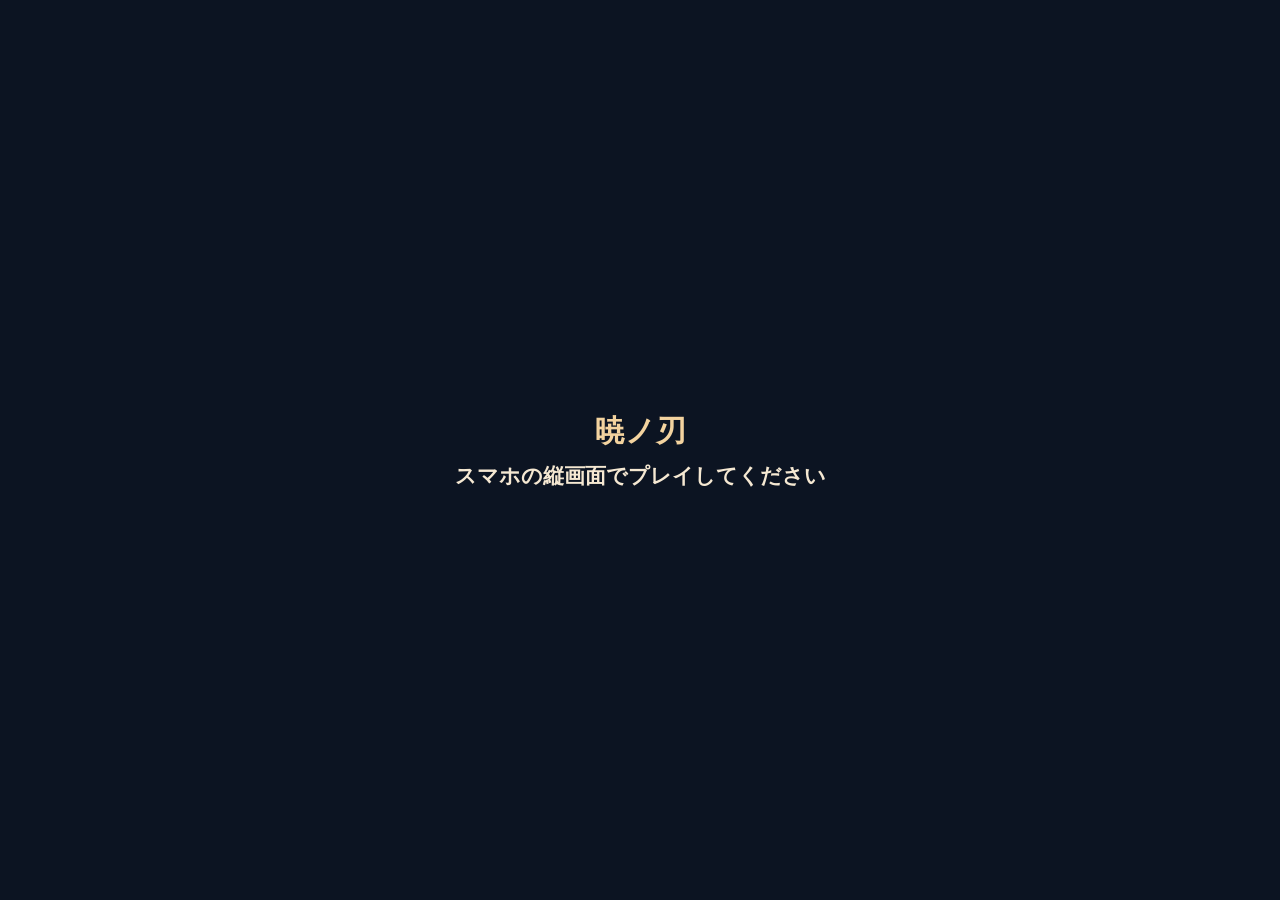
<file: index-4.html>
<!doctype html><html lang="ja"><head><meta charset="utf-8"><meta name="viewport" content="width=device-width,initial-scale=1"><title>暁ノ刃｜テストプレイ</title>
<style>
*{box-sizing:border-box}
html,body{height:100%;margin:0;background:#0d101b;color:#fff;font-family:'Yu Gothic UI','Hiragino Sans','Meiryo',system-ui,sans-serif}
button{cursor:pointer;font-family:inherit}
#stage{position:relative;width:100%;height:100dvh;min-height:560px;overflow:hidden;background-image:linear-gradient(to bottom,rgba(7,11,24,.10),rgba(5,9,18,.30)),url("assets/000_8e5bad6cd.png");background-position:center;background-size:cover;background-repeat:no-repeat}
.scene-bg{position:absolute;inset:0;z-index:0;background-repeat:no-repeat;background-position:center center;background-size:cover;opacity:0;transform:scale(1.025);transition:opacity .65s ease,transform 3.2s ease;will-change:opacity,transform;pointer-events:none}
.scene-bg.active{opacity:1;transform:scale(1)}
#sceneTransitionFx{position:absolute;inset:0;z-index:1;pointer-events:none;background:radial-gradient(circle at center, rgba(0,0,0,0) 0%, rgba(0,0,0,.12) 58%, rgba(0,0,0,.28) 100%);opacity:0;transition:opacity .28s ease}
#sceneTransitionFx.flash{opacity:1}

#stage::before{content:"";position:absolute;inset:0;background:radial-gradient(circle at center,rgba(255,255,255,.02),rgba(0,0,0,.13) 72%,rgba(0,0,0,.25));pointer-events:none}
.top{position:absolute;z-index:10;top:0;left:0;right:0;display:flex;justify-content:space-between;align-items:center;padding:14px 26px;background:linear-gradient(rgba(5,9,20,.40),transparent);gap:10px}
.logo{font-size:22px;letter-spacing:.22em;text-shadow:0 2px 10px #000;font-family:'Yu Mincho','Hiragino Mincho ProN',serif}
.tags{font:12px system-ui,sans-serif;color:#edf2fb}
#portrait{position:absolute;z-index:8;bottom:0;width:min(44vw,660px);height:96%;object-fit:contain;filter:drop-shadow(0 20px 34px rgba(0,0,0,.62));transition:none;pointer-events:none;opacity:0}
#portrait.right{right:-1%;left:auto;object-position:right bottom}
#portrait.left{left:-1%;right:auto;object-position:left bottom}
#portrait.show{opacity:1}
#portrait.hide{opacity:0}

#narrative{position:absolute;z-index:4;left:8%;right:13%;top:16%;bottom:16%;display:none;align-items:center;justify-content:center;padding:3.4vh 4.2vw;font-size:clamp(25px,2.35vw,39px);line-height:1.95;letter-spacing:.03em;text-align:left;text-shadow:0 2px 4px rgba(0,0,0,.92),0 0 18px rgba(0,0,0,.88),0 0 38px rgba(0,0,0,.72);white-space:pre-wrap;background:linear-gradient(180deg,rgba(10,14,23,.11),rgba(10,14,23,.26),rgba(10,14,23,.11));backdrop-filter:blur(1.6px);-webkit-backdrop-filter:blur(1.6px)}
#narrativeText{width:100%;max-height:100%;overflow:hidden}#narrativeText .line{margin:0 0 .32em;min-height:1.7em}#narrativeText .line:last-child{margin-bottom:0}

#conversation{position:absolute;z-index:7;top:14%;bottom:16%;display:none;align-items:center}
#conversation.rightSpeaker{left:5%;right:26%;justify-content:flex-start;padding-right:2vw}
#conversation.leftSpeaker{left:26%;right:5%;justify-content:flex-end;padding-left:2vw}
.bubble-wrap{width:min(56vw,860px);display:flex;flex-direction:column;gap:10px}
#conversation.rightSpeaker .bubble-wrap{align-items:flex-start}
#conversation.leftSpeaker .bubble-wrap{align-items:flex-end}
.speaker{font:700 15px system-ui,sans-serif;letter-spacing:.16em;color:#ffeab8;text-shadow:0 2px 6px rgba(0,0,0,.9)}
#conversation.rightSpeaker .speaker{padding-left:10px}
#conversation.leftSpeaker .speaker{padding-right:10px}
.bubble{position:relative;width:100%;min-height:96px;padding:22px 28px;border-radius:28px;background:rgba(248,244,234,.74);backdrop-filter:blur(8px);-webkit-backdrop-filter:blur(8px);color:#1a1d28;box-shadow:0 14px 40px rgba(0,0,0,.32);font-size:clamp(24px,2.15vw,36px);line-height:1.62;text-align:left;border:1px solid rgba(255,255,255,.34)}
#conversation.rightSpeaker .bubble::after,#conversation.leftSpeaker .bubble::after{content:"";position:absolute;top:24%;width:0;height:0;border-style:solid}
#conversation.rightSpeaker .bubble::after{right:-26px;border-width:13px 0 13px 26px;border-color:transparent transparent transparent rgba(248,244,234,.74)}
#conversation.leftSpeaker .bubble::after{left:-26px;border-width:13px 26px 13px 0;border-color:transparent rgba(248,244,234,.74) transparent transparent}

#chapterCard{position:absolute;inset:0;z-index:9;display:none;align-items:center;justify-content:center;flex-direction:column;background:linear-gradient(rgba(3,6,12,.46),rgba(3,6,12,.52));backdrop-filter:blur(2px);-webkit-backdrop-filter:blur(2px);text-align:center;padding:8vw}
#chapterCard.show{display:flex}
#chapterSub{font:600 clamp(14px,1.3vw,20px) 'Yu Gothic UI','Hiragino Sans',sans-serif;letter-spacing:.35em;color:#e8d5a3;text-shadow:0 2px 6px #000;opacity:.95;margin-bottom:18px}
#chapterTitle{font:700 clamp(42px,5.8vw,98px) 'Yu Mincho','Hiragino Mincho ProN',serif;letter-spacing:.14em;line-height:1.28;color:#fff6df;text-shadow:0 3px 14px rgba(0,0,0,.9),0 0 36px rgba(0,0,0,.72)}
#chapterLine{width:min(460px,72vw);height:1px;background:linear-gradient(90deg,transparent,rgba(255,237,186,.8),transparent);margin-top:22px;box-shadow:0 0 18px rgba(255,237,186,.35)}

.controls{position:absolute;z-index:11;bottom:0;left:0;right:0;display:flex;align-items:center;gap:14px;padding:14px 22px;background:linear-gradient(transparent,rgba(5,9,22,.66));font:13px system-ui,sans-serif}
.controls button{border:1px solid rgba(190,199,216,.44);border-radius:10px;background:rgba(7,19,35,.74);backdrop-filter:blur(6px);-webkit-backdrop-filter:blur(6px);color:white;padding:10px 16px}
.controls button:hover{background:rgba(36,54,83,.92)}
.grow{flex:1}.hint{color:#dde4f0;font-size:11px}.count{font-variant-numeric:tabular-nums}

@media (max-width:1100px){
  #portrait{width:min(48vw,580px);height:93%}
  #narrative{left:6%;right:10%;top:13%;bottom:17%;font-size:clamp(22px,2.7vw,34px)}
  #conversation.rightSpeaker{left:4%;right:24%;top:14%;bottom:17%}
  #conversation.leftSpeaker{left:24%;right:4%;top:14%;bottom:17%}
  .bubble-wrap{width:min(60vw,760px)}
}
@media (max-width:700px){
  .top{padding:10px 12px}.tags{font-size:10px}
  #portrait{width:67vw;height:74%}
  #portrait.right{right:-18%}#portrait.left{left:-18%}
  #narrative{left:4%;right:4%;top:13%;bottom:18%;padding:22px 18px;font-size:clamp(18px,4.8vw,25px);line-height:1.82}
  #conversation.rightSpeaker{left:4%;right:10%;top:12%;bottom:20%;padding-right:0}
  #conversation.leftSpeaker{left:10%;right:4%;top:12%;bottom:20%;padding-left:0}
  .bubble-wrap{width:77vw}
  .speaker{font-size:12px}
  .bubble{min-height:82px;padding:16px 18px;font-size:clamp(20px,4.9vw,26px);line-height:1.56}
  #conversation.rightSpeaker .bubble::after{right:-17px;border-width:10px 0 10px 17px}
  #conversation.leftSpeaker .bubble::after{left:-17px;border-width:10px 17px 10px 0}
  #chapterSub{font-size:12px;margin-bottom:12px}
  #chapterTitle{font-size:clamp(34px,9vw,56px);line-height:1.35}
  #chapterLine{margin-top:14px}
  .hint{display:none}.controls{gap:7px;padding:10px}.controls button{padding:10px}
}

/* v9: readable narrative and actor-safe dialogue columns */
#narrative {
  left: 8%; right: 8%; top: 13%; bottom: 13%;
  padding: 3.5vh 3.5vw;
  font-size: clamp(31px, 2.85vw, 45px);
  line-height: 1.85;
  justify-content: flex-start;
  align-items: flex-start;
  text-align: left;
}
#narrativeText {width: 100%; max-height: 100%; overflow: hidden;}
#portrait.left {left: -1%; right: auto;}
#portrait.right {right: -1%; left: auto;}
#conversation {
  position: absolute;
  top: 24%; bottom: auto;
  height: auto; min-height: 0;
  align-items: flex-start;
  z-index: 7;
}
#conversation.rightSpeaker {
  left: 5%; right: 37%;
  padding: 0;
  justify-content: flex-end;
}
#conversation.leftSpeaker {
  left: 37%; right: 5%;
  padding: 0;
  justify-content: flex-start;
}
.bubble-wrap {
  width: auto; max-width: 100%;
  display: flex;
  flex-direction: column;
  gap: 9px;
  align-items: stretch;
}
.bubble {
  box-sizing: border-box;
  width: var(--dialog-width, 330px);
  max-width: 100%;
  min-height: 0;
  padding: 20px 24px;
  font-size: clamp(29px, 2.65vw, 42px);
  line-height: 1.62;
  overflow-wrap: anywhere;
  text-align: left;
}
#conversation.rightSpeaker .bubble::after,
#conversation.leftSpeaker .bubble::after {
  top: 32px;
  bottom: auto;
}
#conversation.rightSpeaker .bubble::after {
  right: -33px;
  border-width: 15px 0 15px 33px;
}
#conversation.leftSpeaker .bubble::after {
  left: -33px;
  border-width: 15px 33px 15px 0;
}
@media (max-width:1100px) {
 #narrative {left: 6%;right: 6%;top: 13%;bottom: 14%;font-size:clamp(27px,3.15vw,39px);}
 #conversation.rightSpeaker {left: 4%; right: 39%;}
 #conversation.leftSpeaker {left: 39%; right: 4%;}
 .bubble-wrap {width:auto;max-width:100%;}
}
@media (max-width:700px) {
 #narrative {left:4%;right:4%;top:13%;bottom:18%;padding:18px 14px;font-size:clamp(22px,5vw,29px);line-height:1.72;}
 #conversation {top:20%;bottom:auto;}
 #conversation.rightSpeaker {left:3%;right:32%;padding:0;}
 #conversation.leftSpeaker {left:32%;right:3%;padding:0;}
 .bubble-wrap {width:auto;max-width:100%;}
 .bubble {min-height:0;padding:13px 14px;font-size:clamp(21px,4.8vw,27px);line-height:1.52;}
 #conversation.rightSpeaker .bubble::after {right:-19px;top:25px;border-width:11px 0 11px 19px;}
 #conversation.leftSpeaker .bubble::after {left:-19px;top:25px;border-width:11px 19px 11px 0;}
}

/* v10 mouth-anchor adjustments */
#conversation{
  top: calc(var(--mouth-y, 32%) - var(--tail-center, 48px));
  bottom: auto;
  height: auto;
  min-height: 0;
}
#conversation.rightSpeaker{
  left: 5%;
  right: 30%;
  justify-content: flex-end;
}
#conversation.leftSpeaker{
  left: 30%;
  right: 5%;
  justify-content: flex-start;
}
#conversation.rightSpeaker .bubble::after,
#conversation.leftSpeaker .bubble::after{
  top: var(--tail-top, 32px);
}
@media (max-width:1100px){
  #conversation.rightSpeaker{left:4%; right:31%;}
  #conversation.leftSpeaker{left:31%; right:4%;}
}
@media (max-width:700px){
  #conversation{top: calc(var(--mouth-y-mobile, var(--mouth-y, 31%)) - 30px);}
  #conversation.rightSpeaker{left:3%; right:27%;}
  #conversation.leftSpeaker{left:27%; right:3%;}
  #conversation.rightSpeaker .bubble::after,
  #conversation.leftSpeaker .bubble::after{top: var(--tail-top-mobile, 24px);}
}


/* v11: move dialogue/tail lower overall */
#conversation{
  top: calc(var(--mouth-y, 32%) - var(--tail-center, 48px) + var(--dialog-lower, 92px));
}
#conversation.rightSpeaker .bubble::after,
#conversation.leftSpeaker .bubble::after{
  top: calc(var(--tail-top, 32px) + var(--tail-lower, 6px));
}
@media (max-width:700px){
  #conversation{top: calc(var(--mouth-y-mobile, var(--mouth-y, 31%)) - 30px + var(--dialog-lower-mobile, 42px));}
  #conversation.rightSpeaker .bubble::after,
  #conversation.leftSpeaker .bubble::after{top: calc(var(--tail-top-mobile, 24px) + var(--tail-lower-mobile, 4px));}
}


/* v12: tail at lower corners */
#conversation.rightSpeaker .bubble::after,
#conversation.leftSpeaker .bubble::after{
  top:auto !important;
}
#conversation.rightSpeaker .bubble::after{
  right:34px !important;
  bottom:-24px !important;
  border-width:24px 18px 0 0 !important;
  border-color:rgba(248,244,234,.74) transparent transparent transparent !important;
}
#conversation.leftSpeaker .bubble::after{
  left:34px !important;
  bottom:-24px !important;
  border-width:24px 0 0 18px !important;
  border-color:rgba(248,244,234,.74) transparent transparent transparent !important;
}
@media (max-width:700px){
  #conversation.rightSpeaker .bubble::after{
    right:24px !important;
    bottom:-18px !important;
    border-width:18px 14px 0 0 !important;
  }
  #conversation.leftSpeaker .bubble::after{
    left:24px !important;
    bottom:-18px !important;
    border-width:18px 0 0 14px !important;
  }
}


/* v13: diagonal-down tails from lower corners */
#conversation.rightSpeaker .bubble::after,
#conversation.leftSpeaker .bubble::after{
  top:auto !important;
  border:none !important;
  width:34px !important;
  height:26px !important;
  background:rgba(248,244,234,.74) !important;
  bottom:-22px !important;
}
#conversation.rightSpeaker .bubble::after{
  right:24px !important;
  left:auto !important;
  clip-path:polygon(0 0,100% 0,100% 100%) !important;
}
#conversation.leftSpeaker .bubble::after{
  left:24px !important;
  right:auto !important;
  clip-path:polygon(0 0,100% 0,0 100%) !important;
}
@media (max-width:700px){
  #conversation.rightSpeaker .bubble::after,
  #conversation.leftSpeaker .bubble::after{
    width:26px !important;
    height:20px !important;
    bottom:-17px !important;
  }
  #conversation.rightSpeaker .bubble::after{
    right:18px !important;
  }
  #conversation.leftSpeaker .bubble::after{
    left:18px !important;
  }
}


/* v14: dialogue is a stable, completely visible block with intentional line breaks. */
.bubble {white-space:pre-line;word-break:normal;overflow-wrap:anywhere;line-break:strict;text-wrap:pretty;}

/* v15 responsive phone portrait/landscape; PC unchanged */
@media (pointer:coarse) {
  .controls button {min-height:42px;touch-action:manipulation}
  #stage {min-height:0;height:100vh;height:100dvh}
  .controls{padding-bottom:max(8px,env(safe-area-inset-bottom));}
}
@media (max-width:850px) and (orientation:portrait) {
  #stage {height:100dvh; min-height:0;}
  .top {padding: max(8px,env(safe-area-inset-top)) 12px 7px;}
  .logo {font-size:18px}
  .tags{display:none}
  #portrait {width: min(95vw,650px) !important;height:47dvh !important;bottom:35dvh !important;object-fit:contain;object-position:center bottom !important;left:auto;right:0;filter:drop-shadow(0 6px 14px #0008)}
  #portrait.left {left:-8vw !important;right:auto !important;}
  #portrait.right {right:-8vw !important;left:auto !important;}
  #conversation, #conversation.leftSpeaker,#conversation.rightSpeaker {
    position:absolute;top:auto !important;bottom:calc(57px + env(safe-area-inset-bottom)) !important;
    left:5vw !important;right:5vw !important;width:90vw !important;height:auto !important;
    max-height:35dvh !important;min-height:0;display:none;overflow:visible;
    justify-content:center !important;padding:0 !important;
  }
  .bubble-wrap {max-width:100% !important;width:100% !important;align-items:stretch !important;gap:4px;}
  .bubble {width:100% !important;max-width:100% !important;max-height:29dvh !important;min-height:0;
    overflow-y:auto;overscroll-behavior:contain;padding:13px 17px !important;
    font-size:clamp(18px,4.8vw,26px) !important;line-height:1.55 !important;
    border-radius:17px;}
  .speaker {font-size:12px !important;padding:0 10px !important;}
  #conversation.leftSpeaker .bubble::after,#conversation.rightSpeaker .bubble::after {top:-17px !important;bottom:auto !important;width:25px !important;height:19px !important;}
  #conversation.leftSpeaker .bubble::after {left:16% !important;right:auto !important;clip-path:polygon(0 100%,100% 100%,0 0) !important;}
  #conversation.rightSpeaker .bubble::after {right:16% !important;left:auto !important;clip-path:polygon(0 100%,100% 100%,100% 0) !important;}
  #narrative {left:3vw !important;right:3vw !important;top:9dvh !important;bottom:calc(59px + env(safe-area-inset-bottom)) !important;
    padding:12px 14px !important;font-size:clamp(21px,5.3vw,29px) !important;line-height:1.75 !important;overflow:hidden;}
  #narrativeText{width:100%;}
  .line{margin-bottom:0.45em !important;}
  .controls{gap:7px;padding:7px 8px max(8px,env(safe-area-inset-bottom));}
  .controls button{padding:9px 11px;font-size:12px}
  .hint{display:none}
  #chapterCard {padding:7vw}
  #chapterTitle {font-size:clamp(32px,9vw,58px)}
}
@media (max-height:540px) and (orientation:landscape) and (max-width:1050px) {
  #stage{height:100dvh;min-height:0;}
  .top{padding:5px 15px;}
  .logo{font-size:16px}
  .tags{display:none}
  #portrait {width:39vw !important;height:92dvh !important;bottom:0 !important;}
  #portrait.right{right:-2vw !important;left:auto !important;}
  #portrait.left{left:-2vw !important;right:auto !important;}
  #conversation {top:14dvh !important;bottom:auto !important;max-height:66dvh;min-height:0;overflow:visible;}
  #conversation.rightSpeaker {left:4vw !important;right:39vw !important;padding:0 !important;}
  #conversation.leftSpeaker {left:39vw !important;right:4vw !important;padding:0 !important;}
  .bubble-wrap {width:100% !important;max-width:100% !important;}
  .bubble {width:100% !important;max-width:100% !important;max-height:57dvh !important;overflow:auto;
     min-height:0;font-size:clamp(17px,2.7vw,25px) !important;line-height:1.45;padding:11px 16px !important;border-radius:15px;}
  .speaker {font-size:11px !important;}
  #narrative {top:10dvh !important;bottom:13dvh !important;left:5vw !important;right:5vw !important;
    padding:8px 18px !important;font-size:clamp(18px,2.9vw,26px) !important;line-height:1.56 !important;overflow:hidden;}
  .line{margin-bottom:.3em !important;}
  .controls {padding:5px 9px max(4px,env(safe-area-inset-bottom));gap:8px;}
  .controls button {padding:6px 11px;min-height:32px;font-size:11px}
  .hint{display:none}
  #chapterTitle {font-size:clamp(32px,6vw,64px)}
}

.title-screen{position:fixed;inset:0;z-index:100;display:flex;justify-content:center;align-items:center;background:linear-gradient(#02091622,#02091655),url("assets/001_426a7fab8.png") center/cover no-repeat;min-height:100dvh;overflow:auto;overscroll-behavior:contain}
.title-shade{position:absolute;inset:0;background:linear-gradient(90deg,#04102255,#04102215,#04102255)}
.title-content{position:relative;z-index:1;display:flex;flex-direction:column;align-items:center;justify-content:center;width:100%;min-height:100dvh;padding:3vh 1rem 4vh}
.title-logo{object-fit:contain;width:min(74vw,740px);max-height:45dvh;filter:drop-shadow(0 5px 17px #000a)}
.title-menu{display:grid;gap:9px;width:min(72vw,370px);margin-top:2vh}
.title-menu button{font-family:'Yu Mincho',serif;color:#fff9e8;border:1px solid #e7c98991;background:linear-gradient(90deg,#080f1bcc,#2b1a19b8,#080f1bcc);border-radius:5px;font-size:clamp(16px,1.8vw,24px);letter-spacing:.16em;padding:8px 12px;text-shadow:0 2px 5px #000;min-height:42px}
.title-menu button:hover,.title-menu button:focus-visible{background:#7c3f23d9;border-color:#fff2bf}
.title-note{font-size:12px;color:#ddd0b1;margin-top:10px;text-shadow:0 1px 6px #000}
.menu-dialog{position:fixed;inset:0;z-index:110;background:#030918cd;display:flex;align-items:center;justify-content:center;padding:20px}
.menu-dialog[hidden]{display:none}.dialog-box{width:min(92vw,500px);max-height:85dvh;overflow:auto;background:#142039f0;color:#f6f3eb;padding:28px;border:1px solid #bca77e;border-radius:12px;text-align:center}.dialog-box h2{margin-top:0;font-family:'Yu Mincho',serif}.dialog-box button{background:#27344c;border:1px solid #c2b8a5;border-radius:7px;padding:9px 22px;color:white;font-size:16px}.dialog-box input[type="range"]{width:85%}.gallery-img{max-width:100%;max-height:50dvh;object-fit:contain;border-radius:6px}
@media (orientation:portrait) and (max-width:700px){.title-logo{width:min(94vw,480px);max-height:34dvh}.title-menu{width:min(83vw,350px);gap:12px;margin-top:3vh}.title-menu button{min-height:49px;font-size:20px}}
@media (orientation:landscape) and (max-height:520px){.title-content{padding:4px 12px}.title-logo{max-height:42dvh;width:min(58vw,570px)}.title-menu{gap:4px;width:min(38vw,320px);margin-top:1vh}.title-menu button{font-size:15px;padding:3px;min-height:28px}.title-note{font-size:10px;margin-top:4px}}
</style><style id="autoplay-fallback-css">#enableTitleMusic{position:absolute;z-index:105;bottom:5.4%;left:50%;transform:translateX(-50%);border:1px solid #ead5a0;background:#121723e8;color:#fff7d9;border-radius:10px;padding:12px 22px;font:600 17px system-ui,sans-serif;box-shadow:0 4px 25px #0009}#enableTitleMusic[hidden]{display:none}</style>
<style id="character-codex-css">
#decisionFlash{position:fixed;inset:0;z-index:190;pointer-events:none;opacity:0;background:radial-gradient(circle at center,rgba(255,244,203,.24),rgba(255,214,139,.10) 26%,rgba(255,255,255,0) 60%),linear-gradient(180deg,rgba(255,255,255,.08),rgba(255,255,255,0));transition:opacity .18s ease}
#decisionFlash.show{opacity:1;animation:decisionBlink .22s ease 1}
@keyframes decisionBlink{0%{opacity:0}35%{opacity:1}100%{opacity:0}}
button.decision-hit{transform:scale(.97);filter:brightness(1.16);box-shadow:0 0 0 1px rgba(255,244,196,.65),0 0 18px rgba(255,216,142,.42)!important;transition:transform .12s ease,filter .12s ease,box-shadow .12s ease}

.character-codex{position:fixed;inset:0;z-index:170;overflow:hidden;background:linear-gradient(125deg,rgba(6,9,16,.90) 0%,rgba(10,14,23,.84) 37%,rgba(15,20,31,.62) 62%,rgba(18,22,35,.36) 100%);color:#f8f4ea}
.character-codex[hidden]{display:none}
.character-codex.show{display:block}
.character-codex::before{content:"";position:absolute;inset:0;background:radial-gradient(circle at 75% 42%,rgba(255,201,119,.16),transparent 30%),radial-gradient(circle at 10% 0%,rgba(107,158,255,.10),transparent 26%);pointer-events:none}
.codex-figure{position:absolute;right:-3vw;bottom:-2vh;width:min(58vw,920px);height:100%;object-fit:contain;object-position:right bottom;opacity:.30;filter:drop-shadow(0 30px 50px rgba(0,0,0,.55));transition:opacity .28s ease, transform .28s ease}
.character-codex.switching .codex-figure{opacity:.12;transform:translateY(10px) scale(.985)}
.codex-ui{position:relative;z-index:2;height:100%;display:flex;flex-direction:column;padding:3.5vh 3.7vw 3vh}
.codex-header{display:flex;align-items:flex-start;justify-content:space-between;gap:18px;margin-bottom:2vh}
.codex-headcopy small{display:block;font-size:13px;letter-spacing:.38em;color:#e6c583;margin-bottom:10px}
.codex-headcopy h2{margin:0;font:700 clamp(34px,4vw,58px) 'Yu Mincho','Hiragino Mincho ProN',serif;letter-spacing:.12em;text-shadow:0 2px 12px rgba(0,0,0,.6)}
#codexClose{border:1px solid rgba(230,197,131,.75);background:rgba(12,18,30,.62);color:#fff5db;border-radius:999px;padding:11px 18px;font:600 16px system-ui,sans-serif;backdrop-filter:blur(6px)}
.codex-layout{display:grid;grid-template-columns:minmax(150px,230px) minmax(0,1fr);gap:2.4vw;align-items:start;min-height:0;flex:1}
.codex-nav{display:grid;gap:10px;align-content:start;max-height:76vh;overflow:auto;padding-right:4px}
.codex-nav button{position:relative;text-align:left;border:1px solid rgba(255,245,218,.16);background:linear-gradient(90deg,rgba(9,14,23,.78),rgba(31,26,33,.66));color:#f6edd7;border-radius:14px;padding:12px 14px 12px 16px;font:600 15px system-ui,sans-serif;letter-spacing:.06em;min-height:56px}
.codex-nav button .sub{display:block;font-size:11px;color:#d0c3a1;margin-top:4px;font-weight:500;letter-spacing:.08em}
.codex-nav button.active{background:linear-gradient(90deg,rgba(90,44,28,.92),rgba(41,24,22,.84));border-color:rgba(245,210,138,.66);box-shadow:0 0 0 1px rgba(255,227,168,.18),0 10px 28px rgba(0,0,0,.18)}
.codex-main{display:grid;grid-template-columns:minmax(0,1fr);gap:16px;align-content:start;max-width:min(62vw,1080px)}
.codex-role{font-size:14px;letter-spacing:.24em;color:#e7c481;font-weight:700;text-shadow:0 1px 8px rgba(0,0,0,.5)}
.codex-name{margin:0;font:700 clamp(34px,4.4vw,74px) 'Yu Mincho','Hiragino Mincho ProN',serif;letter-spacing:.08em;line-height:1.08;text-shadow:0 2px 16px rgba(0,0,0,.55)}
.codex-ruby{font-size:16px;letter-spacing:.18em;color:#d8d6dd}
.codex-catch{font-size:clamp(18px,1.95vw,28px);line-height:1.65;color:#fff7e8;max-width:15em;text-shadow:0 2px 10px rgba(0,0,0,.5)}
.codex-points{display:flex;flex-wrap:wrap;gap:10px 12px;margin-top:2px}
.codex-pill{padding:8px 12px;border:1px solid rgba(255,236,193,.20);border-radius:999px;background:rgba(18,23,35,.43);font-size:14px;color:#f0ebdf;backdrop-filter:blur(4px)}
.codex-desc{display:grid;grid-template-columns:minmax(0,1fr);gap:14px;width:min(56vw,980px)}
.codex-desc p{margin:0;padding:16px 18px;border-radius:18px;background:linear-gradient(180deg,rgba(10,14,24,.54),rgba(18,24,39,.32));border:1px solid rgba(255,240,200,.10);backdrop-filter:blur(3px);font-size:clamp(17px,1.45vw,24px);line-height:1.95;letter-spacing:.03em;box-shadow:0 8px 30px rgba(0,0,0,.12)}
.codex-help{font-size:12px;color:#cabd9f;margin-top:auto;letter-spacing:.08em}

@media (orientation:portrait), (max-width:900px){
  .codex-figure{right:50%;transform:translateX(50%);width:min(92vw,660px);height:53%;bottom:0;object-position:center bottom;opacity:.22}
  .character-codex.switching .codex-figure{transform:translateX(50%) translateY(8px) scale(.985)}
  .codex-ui{padding:2.2vh 4vw 2vh}
  .codex-header{margin-bottom:1.2vh}
  .codex-headcopy small{font-size:11px;margin-bottom:6px}
  .codex-headcopy h2{font-size:clamp(26px,8vw,42px)}
  #codexClose{padding:10px 14px;font-size:14px}
  .codex-layout{grid-template-columns:1fr;gap:12px}
  .codex-nav{display:flex;gap:8px;overflow:auto;padding:4px 2px 2px;max-height:none}
  .codex-nav button{min-width:132px;min-height:52px;padding:10px 12px}
  .codex-main{max-width:none;padding-top:2px}
  .codex-role{font-size:12px}
  .codex-name{font-size:clamp(28px,9vw,52px)}
  .codex-ruby{font-size:13px}
  .codex-catch{font-size:clamp(16px,4.5vw,22px);max-width:none}
  .codex-points{gap:8px}
  .codex-pill{font-size:12px;padding:7px 11px}
  .codex-desc{width:100%;gap:10px;padding-bottom:44vh}
  .codex-desc p{font-size:clamp(15px,4.3vw,19px);line-height:1.78;padding:14px 15px}
  .codex-help{padding-bottom:2px}
}
</style>


<style id="codex-overview-css">
.character-codex.overview-mode .codex-layout{grid-template-columns:1fr!important}
.character-codex.overview-mode .codex-nav,.character-codex.overview-mode .codex-main{display:none!important}
.character-codex.overview-mode .codex-figure{opacity:.08!important;transform:translateX(0)!important}
.character-codex.detail-mode #codexOverview{display:none}
#codexOverview{display:none;min-height:0}
.character-codex.overview-mode #codexOverview{display:block}
.codex-overview-head{margin-bottom:16px}
.codex-overview-head h3{margin:0 0 8px;font:700 clamp(24px,2.6vw,38px) 'Yu Mincho','Hiragino Mincho ProN',serif;letter-spacing:.08em;color:#fff5de}
.codex-overview-head p{margin:0;color:#d7ccb2;font-size:14px;letter-spacing:.05em}
.codex-overview-scroll{display:flex;gap:18px;overflow:auto;padding:10px 4px 16px;scroll-snap-type:x proximity}
.codex-overview-scroll::-webkit-scrollbar{height:10px}.codex-overview-scroll::-webkit-scrollbar-thumb{background:rgba(240,215,161,.35);border-radius:999px}
.codex-card{flex:0 0 min(240px,68vw);display:flex;flex-direction:column;border:1px solid rgba(247,223,168,.16);border-radius:18px;background:linear-gradient(180deg,rgba(14,18,29,.78),rgba(28,23,31,.72));box-shadow:0 14px 28px rgba(0,0,0,.20);overflow:hidden;scroll-snap-align:start;cursor:pointer;transition:transform .18s ease,border-color .18s ease,box-shadow .18s ease,filter .18s ease}
.codex-card:hover,.codex-card:focus-visible{transform:translateY(-3px);border-color:rgba(247,223,168,.42);box-shadow:0 18px 34px rgba(0,0,0,.30);filter:brightness(1.06)}
.codex-card-illust{height:340px;background:linear-gradient(180deg,rgba(242,237,229,.05),rgba(255,255,255,.01));display:flex;align-items:flex-end;justify-content:center;overflow:hidden}
.codex-card-illust img{width:100%;height:100%;object-fit:contain;object-position:center bottom;filter:drop-shadow(0 14px 24px rgba(0,0,0,.42))}
.codex-card-meta{padding:14px 16px 16px}
.codex-card-meta strong{display:block;font-size:22px;letter-spacing:.08em;color:#fff7e9;font-family:'Yu Mincho','Hiragino Mincho ProN',serif;margin-bottom:6px}
.codex-card-meta span{display:block;color:#e3d7bb;font-size:12px;letter-spacing:.16em;margin-bottom:8px}
.codex-card-meta p{margin:0;color:#d6cdb9;font-size:13px;line-height:1.6}
#codexBackList{display:none;margin-bottom:4px;align-self:flex-start;border:1px solid rgba(230,197,131,.60);background:rgba(12,18,30,.62);color:#fff5db;border-radius:999px;padding:10px 14px;font:600 14px system-ui,sans-serif}
.character-codex.detail-mode #codexBackList{display:inline-flex}
@media (orientation:portrait), (max-width:900px){
  .codex-card{flex-basis:min(62vw,220px)}
  .codex-card-illust{height:250px}
  .codex-card-meta strong{font-size:19px}
  .codex-card-meta p{font-size:12px}
}
</style>


<style id="codex-mobile-scroll-fix">
#codexOverview {min-width:0;width:100%;overflow:hidden}
.codex-overview-scroll {
  width:100%;max-width:100%;
  overflow-x:auto!important;overflow-y:hidden!important;
  -webkit-overflow-scrolling:touch;
  touch-action:pan-x!important;
  overscroll-behavior-x:contain;
  scroll-behavior:smooth;
  flex-wrap:nowrap!important;
  scrollbar-width:thin;
}
.codex-overview-scroll .codex-card {touch-action:pan-x;user-select:none;-webkit-user-select:none;flex-shrink:0!important}
.codex-overview-scroll img {pointer-events:none;-webkit-user-drag:none}
.codex-scroll-controls {display:flex;align-items:center;justify-content:flex-end;gap:10px;margin-top:10px}
.codex-scroll-controls button {border:1px solid #d8b77d;background:#142033db;color:#fff3d8;border-radius:10px;padding:9px 16px;font-size:17px}
.codex-scroll-controls span {color:#d7c6a4;font-size:12px}
@media(max-width:900px) {.codex-card{flex-basis:min(62vw,220px)}.codex-overview-scroll{min-height:310px}}
</style>
<style id="roulette-v22-css">
.character-codex.overview-mode #codexOverview{width:100%;height:calc(100% - 16px);display:flex;flex-direction:column;overflow:hidden;min-height:0}
.character-codex.overview-mode .codex-layout{height:100%;min-height:0;overflow:hidden}
.roulette-title{text-align:center;color:#ffe7b4;font:600 clamp(16px,2.6vw,25px) 'Yu Mincho',serif;letter-spacing:.15em;margin:2px 0 12px}
.roulette-stage{position:relative;flex:1;min-height:240px;width:100%;overflow:hidden;perspective:1200px;touch-action:pan-y;user-select:none}
.roulette-stage:before{content:'';position:absolute;left:50%;top:49%;width:min(65vw,800px);height:min(65vw,800px);border:1px solid #d9ad5840;border-radius:50%;transform:translate(-50%,-50%) rotateX(65deg);pointer-events:none}
.roulette-card{position:absolute;left:50%;top:46%;width:clamp(145px,22vw,300px);height:min(49vh,365px);max-height:82%;border:2px solid #ad936777;border-radius:18px;background:linear-gradient(155deg,#212a3c,#0c111b);padding:7px;display:flex;flex-direction:column;align-items:center;overflow:hidden;cursor:pointer;transform-origin:center center;transition:transform .52s cubic-bezier(.2,.8,.2,1),opacity .48s,filter .48s,border-color .48s,box-shadow .48s;backface-visibility:hidden}
.roulette-card img{width:100%;flex:1;min-height:0;object-fit:contain;object-position:center bottom;pointer-events:none}
.roulette-card.chosen img{transform:scale(1.14);transform-origin:center 64%;transition:transform .4s ease}
.roulette-card img{transition:transform .4s ease}
.roulette-card .roulette-name{font:700 clamp(15px,2vw,23px) 'Yu Mincho',serif;color:#fff0c8;padding:8px 0;text-align:center;text-shadow:0 2px 9px #000}
.roulette-card.chosen{border-color:#ffedb2;box-shadow:0 0 8px #ffe8a8,0 0 26px #ecad5bba, inset 0 0 15px #ffd68d66;animation:roulette-glow 2.2s ease-in-out infinite alternate}
@keyframes roulette-glow{from{box-shadow:0 0 9px #f6d18a,0 0 20px #d5a04d8f,inset 0 0 9px #ffe2aa44}to{box-shadow:0 0 17px #fff1bf,0 0 43px #eab05b,inset 0 0 20px #ffe6a677}}
.roulette-card:focus-visible{outline:3px solid #fff2b1;outline-offset:3px}
.roulette-actions{display:flex;gap:14px;justify-content:center;align-items:center;padding:9px 0 6px;z-index:3}
.roulette-actions button{background:#1a2236e8;color:#fff2d5;border:1px solid #d3ae69b9;border-radius:12px;min-width:70px;min-height:45px;padding:9px 18px;font-size:18px}
.roulette-actions .roulette-confirm{background:linear-gradient(90deg,#794425,#af7836,#794425);font-weight:700;min-width:170px}
.roulette-position{text-align:center;color:#d7c5a5;font-size:13px;letter-spacing:.15em}
@media(max-width:700px){.character-codex.overview-mode .codex-ui{padding:10px 10px 8px}.character-codex.overview-mode .codex-header{margin-bottom:0}.character-codex.overview-mode .codex-headcopy h2{font-size:25px}.roulette-title{font-size:14px;margin:2px 0 3px}.roulette-card{width:clamp(130px,40vw,225px);height:min(40dvh,270px)}.roulette-actions{gap:7px}.roulette-actions button{min-width:54px;padding:8px 9px}.roulette-actions .roulette-confirm{min-width:120px}}
@media(orientation:landscape) and (max-height:530px){.roulette-title{display:none}.roulette-card{height:51dvh;width:min(26vw,200px)}.roulette-actions{padding:2px}.roulette-actions button{min-height:30px;padding:4px 10px;font-size:14px}.roulette-position{font-size:10px}}
</style>
<style id="v24-chapter-typography">
.game-corner-logo{width:clamp(105px,12vw,190px);height:clamp(39px,5.2vw,65px);object-fit:contain;object-position:left center;filter:drop-shadow(0 1px 7px #000b)}
.top{min-height:62px}
#narrative{font-family:"Hiragino Kaku Gothic ProN","Yu Gothic UI","Noto Sans JP",Meiryo,sans-serif;font-weight:550;font-size:clamp(32px,3vw,46px);line-height:1.75;letter-spacing:.025em}
#narrative .line{line-height:1.75}
.bubble{font-family:"Hiragino Kaku Gothic ProN","Yu Gothic UI","Noto Sans JP",Meiryo,sans-serif;font-weight:600;font-size:clamp(31px,2.85vw,44px);letter-spacing:.012em}
#chapterCurtain{position:absolute;inset:0;z-index:9;background:#030407;opacity:0;pointer-events:none;transition:opacity .55s ease}
#chapterCurtain.active{opacity:1}
#chapterCard{z-index:10}
#chapterCard.show{animation:chapterReveal .85s ease both}
#chapterTitle{font-family:"Yu Mincho","Hiragino Mincho ProN",serif;letter-spacing:.16em;text-shadow:0 4px 12px #000,0 0 28px #e7a85c80}
@keyframes chapterReveal{from{opacity:0;transform:scale(1.045)}to{opacity:1;transform:scale(1)}}
@media (orientation:portrait) and (max-width:700px){
 .game-corner-logo{width:120px;height:42px}
 #narrative{font-size:clamp(23px,5.9vw,31px);line-height:1.65}
 #narrative .line{line-height:1.65}
 .bubble{font-size:clamp(23px,5.4vw,31px)}
}
@media (orientation:landscape) and (max-height:520px){
 .game-corner-logo{width:105px;height:34px}
 .top{min-height:38px}
 #narrative{font-size:clamp(19px,3.3vh,26px);line-height:1.55}
 #narrative .line{line-height:1.55}
 .bubble{font-size:clamp(19px,3.7vh,28px)}
}
</style>
<style id="v25-ux">
.font-control{display:flex;align-items:center;gap:5px;padding:3px 5px;border:1px solid #f5db9b65;border-radius:11px;background:#0a1523b5;white-space:nowrap}
.font-control button{padding:8px 10px!important;min-width:43px;font-weight:800;font-size:15px}
.font-control span{font:600 12px system-ui,sans-serif;min-width:38px;text-align:center;color:#ffe4aa}
#narrative{font-size:calc(clamp(32px,3vw,46px) * var(--reader-font-scale,1))!important}
.bubble{font-size:calc(clamp(31px,2.85vw,44px) * var(--reader-font-scale,1))!important}

#narrative.cameo-right{right:32%;padding-right:2vw}
#narrative.cameo-left{left:32%;padding-left:2vw}
@media(orientation:portrait) and (max-width:700px){
 #narrative{font-size:calc(clamp(23px,5.9vw,31px) * var(--reader-font-scale,1))!important}
 .bubble{font-size:calc(clamp(23px,5.4vw,31px) * var(--reader-font-scale,1))!important}
 #narrative.cameo-left,#narrative.cameo-right{left:4%;right:4%;top:14%;bottom:39%;padding:12px 14px}
 #portrait.cameo{height:39%!important;bottom:0!important;width:53vw!important}
 .font-control button{min-width:37px;padding:7px 6px!important}
 .font-control span{font-size:10px;min-width:29px}
}
@media(orientation:landscape) and (max-height:520px){
 #narrative{font-size:calc(clamp(19px,3.3vh,26px) * var(--reader-font-scale,1))!important}
 .bubble{font-size:calc(clamp(19px,3.7vh,28px) * var(--reader-font-scale,1))!important}
 .font-control{gap:2px}
 .font-control button{min-width:32px;padding:4px 5px!important}
}
</style>
<style id="v27-top-font-hud">
.top{display:flex;align-items:flex-start;justify-content:space-between;gap:16px;min-height:84px;padding-top:12px}
.top-brand{display:flex;align-items:flex-start;gap:10px;min-width:0}
.top-labels{display:flex;flex-direction:column;gap:5px;padding-top:2px}
.chapter-badge{display:inline-flex;align-items:center;justify-content:center;min-width:84px;padding:5px 12px;border-radius:999px;border:1px solid rgba(245,223,175,.52);background:linear-gradient(180deg,rgba(58,36,20,.72),rgba(18,18,22,.72));color:#fff3d2;font:700 clamp(12px,1.2vw,16px) 'Yu Mincho','Hiragino Mincho ProN',serif;letter-spacing:.16em;box-shadow:0 2px 10px rgba(0,0,0,.25)}
#narrative{font-family:'Yu Mincho','Hiragino Mincho ProN','Yu Gothic UI',serif!important;font-weight:700;font-size:clamp(33px,3.1vw,48px);line-height:1.88;letter-spacing:.045em;text-shadow:0 1px 5px rgba(0,0,0,.22)}
#narrative .line{line-height:1.88}
.bubble{font-family:'Yu Mincho','Hiragino Mincho ProN','Yu Gothic UI',serif!important;font-weight:700;font-size:clamp(31px,2.95vw,45px);line-height:1.72;letter-spacing:.035em}
#speaker{font-family:'Yu Mincho','Hiragino Mincho ProN',serif;font-weight:700;letter-spacing:.12em}
.party-hud{display:flex;align-items:flex-start;gap:10px;margin-left:auto;padding-top:2px;max-width:min(58vw,780px)}
.party-hud[hidden]{display:none!important}
.hud-block{display:flex;flex-direction:column;gap:8px;padding:8px 10px 10px;border:1px solid rgba(231,210,164,.28);border-radius:14px;background:linear-gradient(180deg,rgba(8,14,25,.78),rgba(16,22,37,.58));box-shadow:0 6px 20px rgba(0,0,0,.20);backdrop-filter:blur(6px)}
.hud-title{font:700 12px 'Yu Gothic UI','Hiragino Sans',sans-serif;letter-spacing:.18em;color:#e8d2a1}
.equipment-list,.ally-list{display:flex;align-items:center;gap:8px;flex-wrap:wrap}
.equip-chip{display:inline-flex;align-items:center;justify-content:center;min-height:34px;padding:7px 12px;border-radius:999px;border:1px solid rgba(234,219,179,.18);background:rgba(255,255,255,.05);font:700 14px 'Yu Mincho','Hiragino Mincho ProN',serif;color:#f9f1de;letter-spacing:.08em;white-space:nowrap}
.ally-chip{display:flex;align-items:center;gap:7px;padding:4px 8px 4px 5px;border-radius:999px;border:1px solid rgba(234,219,179,.12);background:rgba(255,255,255,.04)}
.ally-chip img{width:34px;height:34px;border-radius:999px;object-fit:cover;object-position:center top;background:rgba(0,0,0,.3);border:1px solid rgba(255,241,213,.22)}
.ally-chip span{font:700 12px 'Yu Mincho','Hiragino Mincho ProN',serif;color:#fff3d8;letter-spacing:.12em;white-space:nowrap}
@media (max-width:1100px){
  .top{gap:10px;min-height:76px}
  .party-hud{max-width:56vw;gap:7px}
  .ally-chip img{width:30px;height:30px}
  .equip-chip{min-height:31px;padding:6px 10px;font-size:13px}
}
@media (max-width:840px){
  .top{flex-direction:column;align-items:flex-start;gap:8px;min-height:unset}
  .party-hud{max-width:none;width:100%;overflow:auto;padding-bottom:2px}
}
@media (orientation:portrait) and (max-width:700px){
  .top{padding:10px 12px 0;gap:7px}
  .top-brand{width:100%;justify-content:space-between;align-items:flex-start;gap:8px}
  .top-labels{padding-top:0;align-items:flex-end}
  .chapter-badge{min-width:auto;padding:4px 10px;font-size:12px}
  .party-hud{display:flex;gap:7px;overflow:auto;width:100%;padding-bottom:2px}
  .hud-block{padding:7px 8px 8px;border-radius:12px;min-width:max-content}
  .hud-title{font-size:10px}
  .equip-chip{min-height:28px;font-size:11px;padding:5px 9px}
  .ally-chip{padding:4px 7px 4px 4px}
  .ally-chip img{width:26px;height:26px}
  .ally-chip span{font-size:10px}
  #narrative{font-size:clamp(24px,6.1vw,31px);line-height:1.78}
  #narrative .line{line-height:1.78}
  .bubble{font-size:clamp(24px,5.8vw,31px);line-height:1.62}
}
@media (orientation:landscape) and (max-height:520px){
  .top{padding-top:6px;gap:7px;min-height:56px}
  .party-hud{gap:6px}
  .hud-block{padding:6px 8px}
  .hud-title{font-size:10px}
  .equip-chip{min-height:26px;padding:4px 8px;font-size:11px}
  .ally-chip img{width:24px;height:24px}
  .ally-chip span{font-size:10px}
  #narrative{font-size:clamp(20px,3.5vh,27px);line-height:1.68}
  #narrative .line{line-height:1.68}
  .bubble{font-size:clamp(20px,3.9vh,28px);line-height:1.5}
}
</style>

<style id="v28-layer-sizing">
/* dialogue always above portrait, with wider readable line lengths */
#conversation{z-index:13!important;pointer-events:none}
#conversation .bubble-wrap{max-width:100%!important;width:auto!important}
#conversation .bubble{max-width:100%!important;width:var(--dialog-width,650px);padding:22px 30px;overflow-wrap:normal;word-break:normal;line-break:strict}
#conversation.rightSpeaker{left:4%!important;right:13%!important;justify-content:flex-start!important}
#conversation.leftSpeaker{left:13%!important;right:4%!important;justify-content:flex-end!important}
#portrait{z-index:8!important}
.controls{z-index:16}
/* enlarge header but reserve a separate strip for reading */
.top{min-height:102px!important;align-items:center!important;padding:10px 24px!important;gap:18px!important}
.game-corner-logo{width:clamp(142px,15vw,220px)!important;height:clamp(52px,6.2vw,82px)!important}
.chapter-badge{font-size:clamp(14px,1.4vw,19px)!important;padding:7px 15px!important}
.party-hud{gap:14px!important;max-width:min(62vw,900px)!important}
.hud-block{padding:10px 14px!important}
.hud-title{font-size:13px!important}
.equip-chip{font-size:16px!important;min-height:38px!important}
.ally-chip img{width:42px!important;height:42px!important}
.ally-chip span{font-size:14px!important}
#narrative{top:clamp(126px,17vh,182px)!important;bottom:12%!important}
@media(max-width:900px){
 .top{min-height:82px!important;padding:7px 12px!important;gap:8px!important}
 .game-corner-logo{width:135px!important;height:51px!important}
 .party-hud{max-width:100%!important;gap:7px!important}
 .hud-block{padding:7px 9px!important}
 .hud-title{font-size:11px!important}
 .equip-chip{font-size:12px!important;min-height:29px!important}
 .ally-chip img{width:30px!important;height:30px!important}
 .ally-chip span{font-size:11px!important}
 #narrative{top:clamp(108px,17vh,146px)!important;bottom:14%!important}
 #conversation.rightSpeaker{left:3%!important;right:9%!important}
 #conversation.leftSpeaker{left:9%!important;right:3%!important}
 #conversation .bubble{padding:15px 18px}
}
@media(orientation:portrait) and (max-width:700px){
 #narrative{top:clamp(145px,20vh,205px)!important;bottom:12%!important}
 #conversation{max-height:55vh;overflow:visible}
 #conversation .bubble{max-height:52vh;overflow:auto}
}
@media(orientation:landscape) and (max-height:520px){
 .top{flex-direction:row!important;min-height:57px!important;padding:4px 10px!important}
 .game-corner-logo{width:102px!important;height:37px!important}
 .chapter-badge{font-size:11px!important;padding:3px 8px!important}
 .party-hud{gap:5px!important;max-width:57vw!important}
 .hud-block{padding:4px 6px!important;gap:3px!important}
 .hud-title{font-size:9px!important}
 .equip-chip{font-size:10px!important;min-height:22px!important;padding:3px 6px!important}
 .ally-chip img{width:21px!important;height:21px!important}
 .ally-chip span{font-size:9px!important}
 #narrative{top:67px!important;bottom:15%!important}
 #conversation .bubble{padding:9px 14px}
}
</style><style id="v29-dialog-near-character">
/* Dialogue occupies the area closest to the speaker, not the opposite screen edge. */
#conversation.rightSpeaker{left:3%!important;right:24%!important;justify-content:flex-end!important;padding-right:0!important}
#conversation.leftSpeaker{left:24%!important;right:3%!important;justify-content:flex-start!important;padding-left:0!important}
#conversation.rightSpeaker .bubble-wrap,#conversation.leftSpeaker .bubble-wrap{width:auto!important;max-width:min(68vw,860px)!important}
#conversation .bubble{max-width:100%!important}
@media (orientation:portrait) and (max-width:700px){
 #conversation.rightSpeaker{left:3%!important;right:15%!important;justify-content:flex-end!important}
 #conversation.leftSpeaker{left:15%!important;right:3%!important;justify-content:flex-start!important}
 #conversation .bubble-wrap{max-width:77vw!important}
}
@media (orientation:landscape) and (max-height:520px){
 #conversation.rightSpeaker{left:3%!important;right:23%!important;justify-content:flex-end!important}
 #conversation.leftSpeaker{left:23%!important;right:3%!important;justify-content:flex-start!important}
 #conversation .bubble-wrap{max-width:66vw!important}
}
</style><style id="v30-dialog-small-offset">
/* A slight move away from character while preserving width, tail and layering. */
#conversation.rightSpeaker{right:28%!important}
#conversation.leftSpeaker{left:28%!important}
@media (orientation:portrait) and (max-width:700px){
 #conversation.rightSpeaker{right:18%!important}
 #conversation.leftSpeaker{left:18%!important}
}
@media (orientation:landscape) and (max-height:520px){
 #conversation.rightSpeaker{right:27%!important}
 #conversation.leftSpeaker{left:27%!important}
}
</style>
<style id="v32-item-speaker-hud">
#conversation{z-index:14 !important}
#conversation .bubble-wrap{gap:12px}
.speaker{display:inline-flex;align-self:flex-start;max-width:max-content;padding:8px 18px;border-radius:999px;border:1px solid rgba(248,233,188,.42);background:linear-gradient(180deg,rgba(23,26,35,.94),rgba(44,37,28,.88));color:#fff0c6 !important;font:700 clamp(18px,1.65vw,28px) 'Yu Mincho','Hiragino Mincho ProN',serif !important;letter-spacing:.16em;text-shadow:0 2px 6px rgba(0,0,0,.78);box-shadow:0 8px 18px rgba(0,0,0,.28)}
#conversation.leftSpeaker .speaker{align-self:flex-end;padding-right:18px}
#conversation.rightSpeaker .speaker{padding-left:18px}
.party-hud{align-items:stretch !important}
.hud-block{justify-content:flex-start;min-height:92px}
.equipment-block,.ally-block{min-height:92px}
#itemOverlay{position:absolute;inset:0;z-index:16;display:none;align-items:center;justify-content:center;padding:7vh 7vw;background:radial-gradient(circle at center, rgba(11,15,27,.18), rgba(5,6,12,.62) 72%, rgba(3,4,9,.82));backdrop-filter:blur(4px);-webkit-backdrop-filter:blur(4px)}
#itemOverlay.show{display:flex}
.item-shell{position:relative;display:flex;align-items:center;justify-content:center;flex-direction:column;width:min(58vw,740px);min-width:min(78vw,560px)}
#itemFrame{width:100%;height:auto;display:block;filter:drop-shadow(0 16px 42px rgba(0,0,0,.45))}
.item-core{position:absolute;inset:15% 14% 28% 14%;display:flex;align-items:center;justify-content:center}
#itemImage{width:58%;max-width:310px;height:auto;display:block;filter:drop-shadow(0 14px 28px rgba(92,35,152,.42))}
.item-meta{position:absolute;left:12%;right:12%;bottom:8.5%;display:flex;flex-direction:column;align-items:center;text-align:center;color:#fff6e2;text-shadow:0 2px 10px rgba(0,0,0,.72)}
.item-kicker{font:700 clamp(14px,1.05vw,18px) 'Yu Gothic UI','Hiragino Sans',sans-serif;letter-spacing:.38em;color:#f4d99b;margin-bottom:8px}
.item-name{font:700 clamp(28px,2.4vw,42px) 'Yu Mincho','Hiragino Mincho ProN',serif;letter-spacing:.14em;line-height:1.25}
.item-desc{font:500 clamp(14px,1.05vw,18px) 'Yu Gothic UI','Hiragino Sans',sans-serif;line-height:1.65;opacity:.96;margin-top:6px;max-width:84%}
@media (max-width:1100px){
  .speaker{font-size:clamp(16px,1.65vw,23px);padding:7px 16px}
  .hud-block,.equipment-block,.ally-block{min-height:86px}
  .item-shell{width:min(66vw,720px);min-width:min(82vw,500px)}
}
@media (max-width:700px){
  .speaker{font-size:clamp(15px,3.8vw,22px);padding:7px 14px}
  .hud-block,.equipment-block,.ally-block{min-height:74px}
  #itemOverlay{padding:5vh 4vw}
  .item-shell{width:min(92vw,540px);min-width:0}
  .item-core{inset:16% 12% 30% 12%}
  #itemImage{width:61%;max-width:220px}
  .item-meta{left:10%;right:10%;bottom:9.5%}
  .item-kicker{font-size:12px;letter-spacing:.28em;margin-bottom:6px}
  .item-name{font-size:clamp(23px,6vw,30px)}
  .item-desc{font-size:12px;line-height:1.55;max-width:92%}
}
</style>

<style id="v33-overrides">
.bubble-wrap{position:relative;padding-top:26px;gap:0 !important}
.speaker{
  position:absolute !important; top:0; left:50%; transform:translate(-50%,-32%);
  align-self:auto !important; z-index:2;
  max-width:72%; text-align:center; justify-content:center;
  padding:8px 22px !important; border-radius:999px;
  border:1px solid rgba(255,255,255,.78) !important;
  background:rgba(248,244,234,.96) !important;
  color:#54462f !important;
  box-shadow:0 8px 18px rgba(0,0,0,.18);
  text-shadow:none !important;
  font:700 clamp(18px,1.55vw,26px) 'Yu Mincho','Hiragino Mincho ProN',serif !important;
  letter-spacing:.12em;
}
#conversation.rightSpeaker .speaker, #conversation.leftSpeaker .speaker{padding-left:22px !important; padding-right:22px !important}
.bubble{margin-top:0}
#itemOverlay{opacity:0;transition:opacity .4s ease}
#itemOverlay.show{display:flex;opacity:1}
#itemOverlay.fadeout{opacity:0}
.item-meta{bottom:10.5% !important}
.item-kicker,.item-desc{display:none !important}
.item-name{font-size:clamp(30px,2.5vw,44px) !important; letter-spacing:.18em; color:#fff7e6}
@media (max-width:700px){
  .bubble-wrap{padding-top:22px}
  .speaker{font-size:clamp(15px,3.9vw,21px) !important; padding:7px 18px !important; max-width:78%}
  .item-name{font-size:clamp(22px,6.1vw,30px) !important}
}
</style>

<style id="v34-mobile-fix">
html,body{width:100%;height:100%;overflow:hidden;overscroll-behavior:none}
body{position:fixed;inset:0}
#stage{position:fixed !important;inset:0 !important;width:100vw !important;height:100vh !important;height:100dvh !important;min-height:100vh !important;min-height:100dvh !important;max-height:100dvh !important}
@supports (height: 100svh){
  #stage{height:100svh !important;min-height:100svh !important;max-height:100svh !important}
}
@media (orientation:portrait) and (max-width:900px){
  #stage{background-position:center center}
  .top{padding-top:8px !important;gap:6px !important}
  #portrait{
    width:min(48vw,320px) !important;
    height:62% !important;
    bottom:12.5% !important;
  }
  #portrait.right{right:-4% !important}
  #portrait.left{left:-4% !important}
  #conversation{
    top:24% !important;
    bottom:20% !important;
    align-items:center !important;
  }
  #conversation.rightSpeaker{left:6% !important;right:23% !important;padding-right:0 !important}
  #conversation.leftSpeaker{left:23% !important;right:6% !important;padding-left:0 !important}
  .bubble-wrap{width:min(66vw,510px) !important;padding-top:20px !important}
  .bubble{font-size:clamp(21px,5.4vw,28px) !important;line-height:1.56 !important;padding:18px 20px !important;border-radius:24px !important}
  .speaker{font-size:clamp(14px,3.6vw,18px) !important;padding:6px 16px !important;max-width:76% !important}
  #narrative{
    left:6.5% !important; right:6.5% !important;
    top:18% !important; bottom:15.5% !important;
    padding:2.6vh 3.6vw !important;
    font-size:clamp(22px,5.6vw,29px) !important;
    line-height:1.72 !important;
  }
  #narrativeText .line{min-height:1.45em !important;margin-bottom:.28em !important}
  .controls{padding:10px 10px calc(10px + env(safe-area-inset-bottom)) !important;gap:8px !important;flex-wrap:wrap !important}
  .controls .hint{font-size:10px !important}
}
@media (orientation:landscape) and (max-height:900px){
  html,body,#stage{width:100vw !important;max-width:100vw !important}
  #stage{left:0 !important;top:0 !important}
  #portrait{
    width:min(34vw,360px) !important;
    height:83% !important;
    bottom:5% !important;
  }
  #portrait.right{right:-1.5% !important}
  #portrait.left{left:-1.5% !important}
  #conversation{top:13% !important;bottom:17% !important}
  #conversation.rightSpeaker{left:4% !important;right:23% !important}
  #conversation.leftSpeaker{left:23% !important;right:4% !important}
  .bubble-wrap{width:min(54vw,760px) !important}
  #narrative{top:15% !important;bottom:16.5% !important;left:7% !important;right:11% !important}
}
</style>

<style id="v35-mobile-ui">
body.mobile-portrait #stage,
body.mobile-landscape #stage{position:fixed !important; inset:0 !important; width:100vw !important; height:100vh !important; height:100dvh !important;}
body.mobile-portrait .speaker,
body.mobile-landscape .speaker{writing-mode:horizontal-tb !important; white-space:nowrap !important; text-orientation:mixed !important;}

/* ===== Smartphone portrait: dedicated UI ===== */
body.mobile-portrait{overflow:hidden}
body.mobile-portrait .top{
  padding:8px 10px 0 !important;
  gap:6px !important;
  min-height:auto !important;
}
body.mobile-portrait .top-brand{width:100%; align-items:flex-start; justify-content:space-between; gap:8px}
body.mobile-portrait .game-corner-logo{width:124px !important; height:44px !important}
body.mobile-portrait .tags{font-size:11px !important}
body.mobile-portrait .chapter-badge{font-size:12px !important; padding:4px 10px !important}
body.mobile-portrait .party-hud{
  width:100%; max-width:none !important; overflow:auto; gap:8px !important; padding-bottom:1px !important;
}
body.mobile-portrait .hud-block{min-height:72px !important; padding:7px 8px !important; border-radius:12px !important; min-width:max-content}
body.mobile-portrait .hud-title{font-size:10px !important}
body.mobile-portrait .equip-chip{font-size:11px !important; min-height:27px !important; padding:5px 9px !important}
body.mobile-portrait .ally-chip img{width:25px !important; height:25px !important}
body.mobile-portrait .ally-chip span{font-size:10px !important}

body.mobile-portrait #portrait{
  left:50% !important; right:auto !important; transform:translateX(-50%) !important;
  width:min(88vw,520px) !important; height:64% !important; bottom:14% !important;
  object-position:center bottom !important; z-index:8 !important;
}
body.mobile-portrait #portrait.left,
body.mobile-portrait #portrait.right{left:50% !important; right:auto !important; transform:translateX(-50%) !important; object-position:center bottom !important}

body.mobile-portrait #conversation{
  left:4.5% !important; right:4.5% !important; top:auto !important; bottom:7.5% !important;
  align-items:flex-end !important; justify-content:center !important; z-index:14 !important;
}
body.mobile-portrait #conversation.leftSpeaker,
body.mobile-portrait #conversation.rightSpeaker{left:4.5% !important; right:4.5% !important; justify-content:center !important; padding:0 !important}
body.mobile-portrait .bubble-wrap{
  position:relative !important; width:100% !important; max-width:none !important; padding-top:0 !important;
  align-items:center !important; gap:0 !important;
}
body.mobile-portrait .speaker{
  position:absolute !important; left:50% !important; top:-16px !important; bottom:auto !important;
  transform:translateX(-50%) !important; z-index:3 !important;
  max-width:68vw !important; overflow:hidden; text-overflow:ellipsis;
  font:700 clamp(16px,4.2vw,20px) 'Yu Mincho','Hiragino Mincho ProN',serif !important;
  letter-spacing:.12em !important; color:#584a33 !important; text-shadow:none !important;
  background:rgba(248,244,234,.97) !important; border:1px solid rgba(255,255,255,.82) !important;
  box-shadow:0 8px 18px rgba(0,0,0,.18) !important; border-radius:999px !important; padding:6px 18px !important;
}
body.mobile-portrait .bubble{
  width:100% !important; min-height:110px !important; padding:24px 20px 18px !important;
  border-radius:24px !important; font-size:clamp(24px,6.2vw,31px) !important;
  line-height:1.53 !important; text-align:left !important;
  background:rgba(248,244,234,.88) !important;
}
body.mobile-portrait .bubble::after{display:none !important}

body.mobile-portrait #narrative{
  left:5.5% !important; right:5.5% !important; top:15.5% !important; bottom:15% !important;
  padding:2.5vh 3.6vw !important; font-size:clamp(24px,6.1vw,31px) !important;
  line-height:1.72 !important; background:linear-gradient(180deg,rgba(10,14,23,.22),rgba(10,14,23,.35),rgba(10,14,23,.18)) !important;
}
body.mobile-portrait #narrative .line{line-height:1.72 !important; min-height:1.36em !important; margin-bottom:.24em !important}
body.mobile-portrait #chapterTitle{font-size:clamp(34px,9vw,46px) !important}
body.mobile-portrait #chapterSub{font-size:clamp(16px,4vw,20px) !important}
body.mobile-portrait #itemOverlay{padding:4.2vh 3vw !important}
body.mobile-portrait .item-shell{width:min(94vw,560px) !important}
body.mobile-portrait .controls{
  padding:9px 10px calc(10px + env(safe-area-inset-bottom)) !important; gap:8px !important; flex-wrap:wrap !important;
}
body.mobile-portrait .controls button{min-height:32px !important; font-size:13px !important; padding:6px 11px !important}
body.mobile-portrait .controls .hint{font-size:10px !important; width:100%; text-align:center; order:99}

/* ===== Smartphone landscape ===== */
body.mobile-landscape .top{padding-top:6px !important; gap:7px !important; min-height:58px !important}
body.mobile-landscape .game-corner-logo{width:120px !important; height:38px !important}
body.mobile-landscape .party-hud{gap:7px !important}
body.mobile-landscape .hud-block{min-height:68px !important; padding:6px 8px !important}
body.mobile-landscape .hud-title{font-size:10px !important}
body.mobile-landscape .equip-chip{min-height:25px !important; font-size:11px !important; padding:4px 8px !important}
body.mobile-landscape .ally-chip img{width:24px !important; height:24px !important}
body.mobile-landscape .ally-chip span{font-size:10px !important}
body.mobile-landscape #portrait{width:min(32vw,360px) !important; height:84% !important; bottom:4% !important; transform:none !important}
body.mobile-landscape #portrait.right{right:-1.2% !important; left:auto !important}
body.mobile-landscape #portrait.left{left:-1.2% !important; right:auto !important}
body.mobile-landscape #conversation{top:12.5% !important; bottom:16% !important; z-index:14 !important}
body.mobile-landscape #conversation.rightSpeaker{left:4% !important; right:23% !important; justify-content:flex-start !important}
body.mobile-landscape #conversation.leftSpeaker{left:23% !important; right:4% !important; justify-content:flex-end !important}
body.mobile-landscape .bubble-wrap{width:min(54vw,760px) !important; padding-top:10px !important}
body.mobile-landscape .speaker{
  max-width:38vw !important; overflow:hidden; text-overflow:ellipsis;
  font:700 clamp(13px,2.6vh,18px) 'Yu Mincho','Hiragino Mincho ProN',serif !important;
  padding:5px 14px !important;
}
body.mobile-landscape .bubble{font-size:clamp(20px,3.9vh,28px) !important; line-height:1.5 !important; padding:18px 22px !important}
body.mobile-landscape #narrative{top:14.5% !important; bottom:16% !important; left:7% !important; right:10% !important; font-size:clamp(20px,3.8vh,27px) !important; line-height:1.63 !important}
body.mobile-landscape #narrative .line{line-height:1.63 !important; min-height:1.3em !important}
body.mobile-landscape .controls{padding:7px 10px calc(7px + env(safe-area-inset-bottom)) !important}
body.mobile-landscape .controls button{font-size:12px !important; min-height:28px !important; padding:5px 10px !important}
body.mobile-landscape .controls .hint{font-size:10px !important}
</style>

<style id="v36-portrait-retune">
/* Smartphone portrait retune */
body.mobile-portrait #portrait{
  left:50% !important;
  transform:translateX(-50%) !important;
  width:min(106vw,620px) !important;
  max-width:106vw !important;
  height:74% !important;
  bottom:15.5% !important;
  object-position:center bottom !important;
}
body.mobile-portrait #portrait.left,
body.mobile-portrait #portrait.right{
  left:50% !important;
  right:auto !important;
  transform:translateX(-50%) !important;
}
body.mobile-portrait #conversation{
  left:6% !important;
  right:6% !important;
  bottom:16% !important;
  top:auto !important;
  align-items:flex-end !important;
}
body.mobile-portrait #conversation.leftSpeaker,
body.mobile-portrait #conversation.rightSpeaker{
  left:6% !important;
  right:6% !important;
  bottom:16% !important;
}
body.mobile-portrait .bubble-wrap{
  width:100% !important;
  max-width:none !important;
}
body.mobile-portrait .speaker{
  top:-18px !important;
  max-width:62vw !important;
}
body.mobile-portrait .bubble{
  min-height:126px !important;
  padding:28px 22px 18px !important;
  border-radius:26px !important;
  font-size:clamp(24px,6.4vw,32px) !important;
  line-height:1.55 !important;
  box-shadow:0 12px 28px rgba(0,0,0,.22) !important;
}
body.mobile-portrait #narrative{
  top:15% !important;
  bottom:17% !important;
  font-size:clamp(24px,6.15vw,31px) !important;
}
body.mobile-portrait .controls{
  padding:8px 10px calc(8px + env(safe-area-inset-bottom)) !important;
}
</style>

<style id="v37-refine">
/* Global HUD simplification */
.party-hud{max-width:none !important}
.ally-block{min-height:auto !important}
.ally-block.icon-only{padding:7px 9px 8px !important}
.ally-block.icon-only .hud-title{font-size:11px !important; letter-spacing:.16em}
.ally-block.icon-only .ally-list{gap:6px !important; flex-wrap:nowrap}
.ally-block.icon-only .ally-chip{padding:0 !important; border:none !important; background:transparent !important; box-shadow:none !important}
.ally-block.icon-only .ally-chip span{display:none !important}
.ally-block.icon-only .ally-chip img{width:30px !important; height:30px !important; border-radius:999px; object-fit:cover; object-position:center top; border:1px solid rgba(255,241,213,.28); background:rgba(0,0,0,.28)}
@media (max-width:840px){
  .ally-block.icon-only{padding:6px 8px 7px !important}
  .ally-block.icon-only .ally-chip img{width:26px !important; height:26px !important}
}

/* Smartphone portrait: move speech upward and reduce wasted top space */
body.mobile-portrait #portrait{
  width:min(110vw,660px) !important;
  height:78% !important;
  bottom:9.5% !important;
}
body.mobile-portrait #conversation,
body.mobile-portrait #conversation.leftSpeaker,
body.mobile-portrait #conversation.rightSpeaker{
  left:6% !important;
  right:6% !important;
  bottom:28% !important;
  top:auto !important;
}
body.mobile-portrait .bubble-wrap{width:100% !important}
body.mobile-portrait .speaker{top:-17px !important; max-width:60vw !important}
body.mobile-portrait .bubble{
  min-height:118px !important;
  padding:26px 22px 18px !important;
}
body.mobile-portrait #narrative{
  top:15% !important;
  bottom:17% !important;
}
body.mobile-portrait .party-hud{width:auto !important; max-width:46vw !important; overflow:visible !important; margin-left:auto !important}
body.mobile-portrait .hud-block{min-width:auto !important}
body.mobile-portrait .ally-block.icon-only{padding:5px 7px 6px !important}
body.mobile-portrait .ally-block.icon-only .hud-title{display:none !important}
body.mobile-portrait .ally-block.icon-only .ally-list{gap:5px !important}
body.mobile-portrait .ally-block.icon-only .ally-chip img{width:24px !important; height:24px !important}

/* Smartphone landscape small allies, no names */
body.mobile-landscape .party-hud{max-width:27vw !important}
body.mobile-landscape .ally-block.icon-only{padding:5px 7px 6px !important}
body.mobile-landscape .ally-block.icon-only .hud-title{display:none !important}
body.mobile-landscape .ally-block.icon-only .ally-list{gap:5px !important}
body.mobile-landscape .ally-block.icon-only .ally-chip img{width:22px !important; height:22px !important}
</style>

<style id="v38-mobile-layout-refine">
/* mobile global header placement */
body.mobile-portrait .top,
body.mobile-landscape .top{display:flex !important; flex-direction:row !important; align-items:flex-start !important; justify-content:space-between !important}
body.mobile-portrait .top-brand,
body.mobile-landscape .top-brand{display:flex !important; flex-direction:column !important; align-items:flex-start !important; justify-content:flex-start !important; gap:4px !important; width:auto !important; flex:0 0 auto !important}
body.mobile-portrait .top-labels,
body.mobile-landscape .top-labels{display:flex !important; flex-direction:column !important; align-items:flex-start !important; gap:4px !important; padding-top:0 !important}
body.mobile-portrait .tags,
body.mobile-landscape .tags{display:none !important}
body.mobile-portrait .chapter-badge,
body.mobile-landscape .chapter-badge{margin:0 !important; min-width:auto !important}

/* right-top allies in one row */
body.mobile-portrait .party-hud,
body.mobile-landscape .party-hud{
  margin-left:auto !important; margin-right:0 !important; width:auto !important; max-width:none !important;
  overflow:visible !important; flex:0 0 auto !important; align-items:flex-start !important;
}
body.mobile-portrait .hud-block,
body.mobile-landscape .hud-block{min-width:auto !important; width:auto !important}
body.mobile-portrait .ally-block.icon-only,
body.mobile-landscape .ally-block.icon-only{padding:5px 6px 6px !important}
body.mobile-portrait .ally-block.icon-only .ally-list,
body.mobile-landscape .ally-block.icon-only .ally-list{
  display:flex !important; flex-wrap:nowrap !important; white-space:nowrap !important; gap:5px !important;
}
body.mobile-portrait .ally-block.icon-only .ally-chip,
body.mobile-landscape .ally-block.icon-only .ally-chip{flex:0 0 auto !important}
body.mobile-portrait .ally-block.icon-only .ally-chip img{width:23px !important; height:23px !important}
body.mobile-landscape .ally-block.icon-only .ally-chip img{width:21px !important; height:21px !important}

/* portrait speech bubble higher, tail endpoint above mid-screen */
body.mobile-portrait #portrait{
  width:min(110vw,660px) !important;
  height:79% !important;
  bottom:8% !important;
}
body.mobile-portrait #conversation,
body.mobile-portrait #conversation.leftSpeaker,
body.mobile-portrait #conversation.rightSpeaker{
  left:6% !important; right:6% !important; top:auto !important;
  bottom:44% !important; align-items:flex-end !important; justify-content:center !important;
}
body.mobile-portrait .bubble-wrap{width:100% !important; max-width:none !important}
body.mobile-portrait .speaker{top:-18px !important; max-width:60vw !important}
body.mobile-portrait .bubble{
  min-height:112px !important; padding:24px 20px 18px !important; border-radius:26px !important;
  font-size:clamp(24px,6.4vw,32px) !important; line-height:1.52 !important;
}
/* keep narrative separate */
body.mobile-portrait #narrative{top:16% !important; bottom:16% !important}

/* landscape fine tune */
body.mobile-landscape .top{padding-top:6px !important; min-height:54px !important}
body.mobile-landscape .game-corner-logo{width:112px !important; height:36px !important}
body.mobile-landscape .chapter-badge{font-size:11px !important; padding:4px 9px !important}
</style>

<style id="v39-bubble-high-portrait">
/* smartphone portrait: push speech bubble much higher */
body.mobile-portrait #conversation,
body.mobile-portrait #conversation.leftSpeaker,
body.mobile-portrait #conversation.rightSpeaker{
  left:6% !important;
  right:6% !important;
  top:auto !important;
  bottom:56% !important;
  align-items:flex-end !important;
  justify-content:center !important;
}
body.mobile-portrait .bubble-wrap{width:100% !important; max-width:none !important}
body.mobile-portrait .speaker{top:-18px !important; max-width:58vw !important}
body.mobile-portrait .bubble{
  min-height:108px !important;
  padding:22px 20px 17px !important;
  border-radius:26px !important;
}
body.mobile-portrait #portrait{
  height:79% !important;
  bottom:7% !important;
}
</style>

<style id="v40-portrait-separate-message-ui">
/* One authoritative vertical-phone layout, separated from legacy floating bubbles. */
@media (orientation:portrait) and (max-width:900px){
 body #stage{position:fixed!important;inset:0!important;width:100vw!important;height:100dvh!important;min-height:0!important;overflow:hidden!important}
 body #portrait,body #portrait.left,body #portrait.right,
 body.mobile-portrait #portrait,body.mobile-portrait #portrait.left,body.mobile-portrait #portrait.right{
  position:absolute!important;left:50%!important;right:auto!important;
  transform:translateX(-50%)!important;
  width:min(112vw,650px)!important;height:73%!important;
  bottom:22%!important;object-fit:contain!important;object-position:center bottom!important;
  z-index:7!important;pointer-events:none!important;
 }
 body #conversation,body #conversation.leftSpeaker,body #conversation.rightSpeaker,
 body.mobile-portrait #conversation,body.mobile-portrait #conversation.leftSpeaker,body.mobile-portrait #conversation.rightSpeaker{
  position:absolute!important;left:3.5%!important;right:3.5%!important;
  width:93%!important;top:auto!important;bottom:calc(62px + env(safe-area-inset-bottom))!important;
  height:auto!important;max-height:32dvh!important;
  padding:0!important;margin:0!important;
  align-items:stretch!important;justify-content:center!important;
  z-index:19!important;
 }
 body .bubble-wrap,body.mobile-portrait .bubble-wrap{
  position:relative!important;display:flex!important;flex-direction:column!important;
  width:100%!important;max-width:100%!important;min-width:0!important;
  padding:20px 0 0!important;gap:0!important;align-items:stretch!important;
 }
 body #conversation .speaker,body.mobile-portrait #conversation .speaker,
 body #conversation.rightSpeaker .speaker,body #conversation.leftSpeaker .speaker{
  position:absolute!important;left:18px!important;right:auto!important;top:0!important;bottom:auto!important;
  transform:none!important;align-self:flex-start!important;z-index:3!important;
  display:block!important;max-width:calc(100% - 36px)!important;
  width:max-content!important;white-space:nowrap!important;writing-mode:horizontal-tb!important;
  padding:6px 17px!important;margin:0!important;border-radius:12px 12px 0 0!important;
  font:700 clamp(17px,4.3vw,22px) 'Yu Mincho','Hiragino Mincho ProN',serif!important;
  line-height:1.35!important;letter-spacing:.08em!important;
  color:#453828!important;text-shadow:none!important;
  border:1px solid #ffffffc9!important;border-bottom:none!important;
  background:rgba(250,246,238,.97)!important;
 }
 body #conversation .bubble,body.mobile-portrait #conversation .bubble{
  display:block!important;width:100%!important;max-width:100%!important;min-width:0!important;
  max-height:calc(32dvh - 20px)!important;min-height:96px!important;
  margin:0!important;padding:25px 18px 15px!important;
  border-radius:0 17px 17px 17px!important;overflow:auto!important;
  background:rgba(250,246,238,.93)!important;
  border:1px solid #ffffffb8!important;
  font:700 clamp(24px,6.2vw,32px)/1.5 'Yu Mincho','Hiragino Mincho ProN',serif!important;
  letter-spacing:.025em!important;color:#24212b!important;
  box-shadow:0 12px 34px #0509158a!important;
  overflow-wrap:anywhere!important;
 }
 body #conversation .bubble:after,body #conversation .bubble:before{display:none!important;content:none!important}
 body #narrative,body.mobile-portrait #narrative{
  top:15%!important;bottom:16%!important;left:5%!important;right:5%!important;
  font-size:clamp(24px,6.1vw,31px)!important;
 }
 body .controls{z-index:21!important;min-height:53px!important;padding:8px 9px calc(8px + env(safe-area-inset-bottom))!important;flex-wrap:nowrap!important}
 body .controls .hint{display:none!important}
 body #itemOverlay{z-index:25!important}
 body #chapterCard{z-index:24!important}
}
/* narrow landscape: keep side speech design, prevent vertical name wrap */
@media (orientation:landscape) and (max-height:700px){
 body #stage{min-height:0!important;height:100dvh!important;max-height:100dvh!important}
 body #conversation .speaker{white-space:nowrap!important;writing-mode:horizontal-tb!important;width:max-content!important;max-width:50vw!important}
}
</style>

<style id="v41-unified-message-window">
/* All orientations: unified Dragon Quest-style dialogue window. */
#conversation, #conversation.leftSpeaker, #conversation.rightSpeaker,
body.mobile-portrait #conversation,body.mobile-portrait #conversation.leftSpeaker,body.mobile-portrait #conversation.rightSpeaker,
body.mobile-landscape #conversation,body.mobile-landscape #conversation.leftSpeaker,body.mobile-landscape #conversation.rightSpeaker{
 position:absolute !important; left:5% !important; right:5% !important;
 top:auto !important; bottom:9% !important; height:auto !important; min-height:0 !important;
 padding:0 !important; align-items:stretch !important; justify-content:center !important; z-index:22 !important;
}
#conversation .bubble-wrap,body.mobile-portrait #conversation .bubble-wrap,body.mobile-landscape #conversation .bubble-wrap{
 position:relative !important; display:flex !important; flex-direction:column !important;
 width:100% !important; max-width:100% !important; gap:0 !important;
 padding:0 !important; align-items:stretch !important;
}
#conversation .speaker, #conversation.leftSpeaker .speaker,#conversation.rightSpeaker .speaker,
body.mobile-portrait #conversation .speaker,body.mobile-landscape #conversation .speaker{
 position:relative !important; display:block !important; left:auto !important; right:auto !important;
 top:auto !important; bottom:auto !important; transform:none !important;
 align-self:flex-start !important; margin:0 0 5px 12px !important;
 border:0 !important; border-radius:0 !important; box-shadow:none !important;
 padding:0 !important; background:transparent !important;
 color:#ffe3a3 !important; text-shadow:0 1px 6px #000 !important;
 max-width:100% !important; white-space:nowrap !important;
 writing-mode:horizontal-tb !important; text-orientation:mixed !important;
 font:700 clamp(17px,1.6vw,24px) 'Yu Mincho','Hiragino Mincho ProN',serif !important;
}
#conversation .bubble,#conversation.leftSpeaker .bubble,#conversation.rightSpeaker .bubble,
body.mobile-portrait #conversation .bubble,body.mobile-landscape #conversation .bubble{
 width:100% !important; max-width:100% !important;
 min-height:110px !important; max-height:28dvh !important; overflow-y:auto !important;
 margin:0 !important; padding:20px 27px !important;
 background:rgba(12,20,36,.91) !important; color:#fff8e8 !important;
 border:2px solid rgba(229,196,131,.85) !important; border-radius:12px !important;
 box-shadow:0 9px 35px rgba(0,0,0,.43),inset 0 0 0 1px rgba(255,255,255,.10) !important;
 backdrop-filter:blur(7px) !important;
 font:600 clamp(24px,2.35vw,35px)/1.58 'Yu Mincho','Hiragino Mincho ProN',serif !important;
 white-space:pre-wrap !important; overflow-wrap:anywhere !important;
}
#conversation .bubble::before,#conversation .bubble::after{display:none !important; content:none !important}
/* Character remains the visual lead, above the text panel. */
#portrait{z-index:8 !important}
@media(max-width:900px) and (orientation:portrait){
 #portrait,#portrait.left,#portrait.right,body.mobile-portrait #portrait{
  left:50% !important; right:auto !important; transform:translateX(-50%) !important;
  width:min(112vw,670px) !important; height:70% !important; bottom:18% !important;
  object-position:center bottom !important;
 }
 #conversation,body.mobile-portrait #conversation,body.mobile-portrait #conversation.leftSpeaker,body.mobile-portrait #conversation.rightSpeaker{
  left:3% !important; right:3% !important; bottom:9.5% !important;
 }
 #conversation .speaker,body.mobile-portrait #conversation .speaker{font-size:clamp(16px,4.4vw,22px) !important}
 #conversation .bubble,body.mobile-portrait #conversation .bubble{
  min-height:112px !important; max-height:30dvh !important;
  padding:16px 18px !important; font-size:clamp(23px,5.8vw,31px) !important;
  line-height:1.54 !important;
 }
}
@media(orientation:landscape) and (max-height:560px){
 #conversation,body.mobile-landscape #conversation,body.mobile-landscape #conversation.leftSpeaker,body.mobile-landscape #conversation.rightSpeaker{
  left:5% !important; right:5% !important; bottom:12% !important;
 }
 #conversation .speaker,body.mobile-landscape #conversation .speaker{font-size:clamp(13px,3vh,18px) !important;margin-bottom:3px !important}
 #conversation .bubble,body.mobile-landscape #conversation .bubble{
  min-height:55px !important;max-height:31dvh !important;padding:10px 15px !important;
  font-size:clamp(17px,4vh,25px) !important;line-height:1.4 !important;
 }
}
</style>

<style id="v42-final-layout-fixes">
/* Vertical smartphone: message panel fills the width with a safe margin above controls. */
@media (orientation:portrait) and (max-width:900px){
 #conversation, #conversation.leftSpeaker, #conversation.rightSpeaker,
 body.mobile-portrait #conversation, body.mobile-portrait #conversation.leftSpeaker,
 body.mobile-portrait #conversation.rightSpeaker{
  box-sizing:border-box !important;
  left:1.5% !important; right:1.5% !important;
  width:97% !important; max-width:none !important;
  bottom:calc(94px + env(safe-area-inset-bottom)) !important;
  padding:0 !important;
 }
 #conversation .bubble-wrap,body.mobile-portrait #conversation .bubble-wrap{
  width:100% !important; max-width:100% !important; min-width:0 !important;
 }
 #conversation .bubble,body.mobile-portrait #conversation .bubble{
  box-sizing:border-box !important;
  width:100% !important; max-width:100% !important;
 }
 .controls{
  bottom:0 !important;
  padding-bottom:calc(9px + env(safe-area-inset-bottom)) !important;
 }
 /* Selected portrait gets a snugger carousel frame, without changing spin behavior. */
 .roulette-card{
  height:min(32dvh,235px) !important;
  width:clamp(126px,38vw,200px) !important;
  padding:5px !important;
 }
 .roulette-card img{object-fit:contain !important;object-position:center bottom !important}
 .roulette-card .roulette-name{padding:4px 0 !important}
}
@media (orientation:landscape) and (max-height:530px){
 .roulette-card{
  height:min(43dvh,210px) !important;
  width:min(23vw,180px) !important;
 }
}
</style>

<style id="v43-clean-desktop-layout">
/* PC / wide-screen presentation, isolated from mobile portrait. */
@media (min-width:1000px) and (orientation:landscape){
  #stage{width:100vw!important;height:100dvh!important;min-height:0!important;max-width:100vw!important}
  .top{display:flex!important;flex-direction:row!important;align-items:flex-start!important;justify-content:space-between!important;gap:20px!important;min-height:98px!important;padding:15px 2.4vw!important}
  .top-brand{display:flex!important;flex-direction:column!important;align-items:flex-start!important;gap:0!important;width:auto!important}
  .game-corner-logo{width:clamp(190px,16vw,295px)!important;height:clamp(62px,7.1vh,90px)!important;object-fit:contain!important;object-position:left center!important}
  .top-labels{display:flex!important;flex-direction:column!important;align-items:flex-start!important;gap:5px!important}
  .top .tags{display:none!important}
  .chapter-badge{font-size:clamp(17px,1.4vw,23px)!important;padding:7px 15px!important;min-width:120px!important}
  .party-hud{display:flex!important;flex-direction:row!important;justify-content:flex-end!important;align-items:flex-start!important;max-width:none!important;width:auto!important;gap:12px!important;margin:0!important;padding-top:6px!important}
  .party-hud[hidden]{display:none!important}
  .ally-block.icon-only{padding:10px 14px!important;min-height:0!important}
  .ally-block.icon-only .hud-title{font-size:15px!important;margin-bottom:4px!important}
  .ally-block.icon-only .ally-list{display:flex!important;flex-wrap:nowrap!important;gap:10px!important}
  .ally-block.icon-only .ally-chip img{width:clamp(45px,3.5vw,64px)!important;height:clamp(45px,3.5vw,64px)!important}
  #portrait,#portrait.left,#portrait.right{left:50%!important;right:auto!important;bottom:14%!important;width:min(53vw,790px)!important;height:75%!important;object-fit:contain!important;object-position:center bottom!important;transform:translateX(-50%)!important;z-index:8!important}
  #conversation,#conversation.leftSpeaker,#conversation.rightSpeaker{left:4%!important;right:4%!important;top:auto!important;bottom:calc(90px + 2.5vh)!important;width:92%!important;max-width:none!important;min-width:0!important;z-index:22!important;padding:0!important;justify-content:center!important}
  #conversation .bubble-wrap{width:100%!important;max-width:100%!important;min-width:0!important}
  #conversation .speaker{font-size:clamp(21px,1.8vw,30px)!important;margin:0 0 7px 14px!important}
  #conversation .bubble{width:100%!important;min-height:105px!important;max-height:29vh!important;padding:17px 29px!important;font-size:clamp(29px,2.45vw,42px)!important;line-height:1.58!important;overflow-y:auto!important}
  #narrative{left:10%!important;right:10%!important;top:19%!important;bottom:calc(93px + 2vh)!important;padding:1.9vh 3vw!important;font-size:clamp(33px,2.65vw,46px)!important;line-height:1.8!important}
  #narrative .line{line-height:1.8!important}
  .controls{display:flex!important;flex-direction:row!important;align-items:center!important;flex-wrap:nowrap!important;gap:14px!important;left:0!important;right:0!important;bottom:0!important;min-height:78px!important;padding:12px 2.6vw!important;font-size:clamp(15px,1.15vw,19px)!important}
  .controls button{font-size:clamp(16px,1.25vw,21px)!important;min-height:45px!important;padding:8px 18px!important}
  .controls .count,.controls #fontSizeLabel{font-size:clamp(15px,1.1vw,18px)!important}
  .controls .hint{font-size:clamp(12px,.95vw,16px)!important}
  .font-control{gap:9px!important;padding:5px 8px!important}
}
/* Smaller landscape tablets and narrow desktop windows: keep readable size, no postage-stamp controls. */
@media (orientation:landscape) and (min-width:700px) and (max-width:999px){
 .game-corner-logo{width:150px!important;height:53px!important}
 .chapter-badge{font-size:15px!important}
 .controls button{font-size:15px!important;min-height:38px!important}
 .controls .count{font-size:14px!important}
}
</style>

<style id="v44-landscape-based-on-v23">
/* v23-inspired wide layout; portrait phone stays on v42-v43 rules. */
@media (orientation:landscape) and (min-width:1000px){
 #stage{width:100vw!important;height:100dvh!important;min-height:0!important}
 .top{display:flex!important;flex-direction:row!important;align-items:flex-start!important;justify-content:space-between!important;padding:13px 2.4vw!important;gap:12px!important;min-height:100px!important}
 .top-brand{display:flex!important;flex-direction:column!important;align-items:flex-start!important;gap:4px!important}
 .game-corner-logo{width:clamp(165px,15vw,260px)!important;height:clamp(55px,7vh,82px)!important}
 .top-labels{align-items:flex-start!important}
 .chapter-badge{font-size:clamp(16px,1.3vw,21px)!important;min-width:100px!important}
 .party-hud{display:flex!important;align-items:flex-start!important;justify-content:flex-end!important;max-width:none!important;margin-left:auto!important}
 .party-hud[hidden]{display:none!important}
 .ally-block.icon-only .ally-chip img{width:clamp(40px,3.4vw,58px)!important;height:clamp(40px,3.4vw,58px)!important}
 /* Restore side anchoring from v23: never pin all characters to center. */
 #portrait{position:absolute!important;bottom:15%!important;width:clamp(330px,41vw,690px)!important;height:76%!important;transform:none!important;object-fit:contain!important;z-index:8!important}
 #portrait.left{left:1%!important;right:auto!important;object-position:left bottom!important;transform:none!important}
 #portrait.right{right:1%!important;left:auto!important;object-position:right bottom!important;transform:none!important}
 /* Dialogue remains a fixed window below, clear of controls, and spans the reading zone. */
 #conversation,#conversation.leftSpeaker,#conversation.rightSpeaker{left:5%!important;right:5%!important;width:90%!important;max-width:none!important;top:auto!important;bottom:clamp(88px,12vh,130px)!important;justify-content:center!important;padding:0!important;z-index:22!important}
 #conversation .bubble-wrap{width:100%!important;max-width:100%!important;min-width:0!important}
 #conversation .bubble{width:100%!important;max-width:none!important;min-height:108px!important;max-height:31vh!important;overflow:auto!important;padding:17px 28px!important;font-size:clamp(29px,2.45vw,42px)!important;line-height:1.6!important}
 #conversation .speaker{font-size:clamp(19px,1.7vw,27px)!important;white-space:nowrap!important}
 #narrative{left:8%!important;right:8%!important;top:19%!important;bottom:clamp(100px,15vh,150px)!important;padding:2vh 3.2vw!important;font-size:clamp(33px,2.65vw,46px)!important;line-height:1.78!important}
 #narrative .line{line-height:1.78!important}
 .controls{display:flex!important;flex-direction:row!important;flex-wrap:nowrap!important;align-items:center!important;gap:12px!important;min-height:75px!important;padding:10px 2.4vw!important;font-size:16px!important}
 .controls button{font-size:clamp(16px,1.2vw,20px)!important;min-height:43px!important;padding:8px 16px!important}
 .controls .count,.controls #fontSizeLabel{font-size:16px!important}
 .controls .hint{font-size:clamp(12px,.95vw,15px)!important}
}
/* Mobile landscape: the same left/right visual logic, compact for the short screen. */
@media (orientation:landscape) and (max-width:999px){
 #portrait{height:76%!important;width:39vw!important;bottom:15%!important;transform:none!important}
 #portrait.left{left:0!important;right:auto!important;transform:none!important;object-position:left bottom!important}
 #portrait.right{right:0!important;left:auto!important;transform:none!important;object-position:right bottom!important}
 #conversation,#conversation.leftSpeaker,#conversation.rightSpeaker{left:3%!important;right:3%!important;width:94%!important;top:auto!important;bottom:clamp(50px,15vh,82px)!important;justify-content:center!important}
 #conversation .bubble-wrap{width:100%!important;max-width:100%!important}
 #conversation .bubble{width:100%!important;max-width:100%!important;font-size:clamp(19px,3.3vh,28px)!important;max-height:30vh!important;overflow:auto!important}
 #conversation .speaker{font-size:clamp(13px,2.5vh,20px)!important;white-space:nowrap!important}
 #narrative{font-size:clamp(20px,3.5vh,28px)!important;top:16%!important;bottom:18%!important}
 .controls button{font-size:clamp(12px,2.4vh,16px)!important}
}
</style>
<style id="mobile-fullscreen-v45">
#fsPrompt45{position:fixed;inset:0;z-index:250;background:rgba(4,8,17,.91);display:none;flex-direction:column;align-items:center;justify-content:center;gap:15px;padding:24px;text-align:center;color:#fff7e6;box-sizing:border-box;font-family:'Yu Mincho','Hiragino Mincho ProN',serif}
#fsPrompt45.is-visible{display:flex}
#fsPrompt45 strong{font-size:clamp(24px,4vw,36px);letter-spacing:.14em}
#fsPrompt45 p{font-size:clamp(14px,2vw,19px);line-height:1.65;margin:0}
#fsPrompt45 button{border-radius:10px;padding:14px 24px;min-height:46px;font-size:clamp(16px,2.5vw,21px);color:#fff6dc;border:1px solid #e6c68c;background:linear-gradient(120deg,#714029,#402923);cursor:pointer}
#fsPrompt45 #fsSkip45{background:transparent;font-size:14px;border-color:#817c70}
#fsTitle45{margin-top:10px;border:1px solid #ddc38a;background:rgba(15,20,35,.76);color:#fff3cd;border-radius:7px;padding:9px 14px;font-size:clamp(13px,1.2vw,17px)}
#stage:fullscreen{inset:0!important;width:100%!important;height:100%!important;min-height:0!important;max-height:none!important}
</style>
<style id="v46-landscape-bubbles">
/* Landscape-only mode: restore the v23 speech bubble layout.
   Portrait retains the fixed bottom message panel unchanged. */
@media (orientation:landscape) {
 #conversation,#conversation.leftSpeaker,#conversation.rightSpeaker,
 body.mobile-landscape #conversation,body.mobile-landscape #conversation.leftSpeaker,
 body.mobile-landscape #conversation.rightSpeaker {
   position:absolute !important;
   top:20% !important; bottom:auto !important; height:auto !important;
   z-index:22 !important; display:none;
   align-items:flex-start !important; padding:0 !important;
   min-height:0 !important;
 }
 #conversation.rightSpeaker,body.mobile-landscape #conversation.rightSpeaker {
   left:5% !important; right:31% !important; justify-content:flex-end !important;
 }
 #conversation.leftSpeaker,body.mobile-landscape #conversation.leftSpeaker {
   left:31% !important; right:5% !important; justify-content:flex-start !important;
 }
 #conversation .bubble-wrap,body.mobile-landscape #conversation .bubble-wrap {
   display:flex !important; flex-direction:column !important;
   align-items:stretch !important; position:relative !important;
   gap:8px !important; padding:26px 0 0 !important;
   width:min(58vw,880px) !important; max-width:100% !important;
 }
 #conversation .speaker,#conversation.leftSpeaker .speaker,#conversation.rightSpeaker .speaker,
 body.mobile-landscape #conversation .speaker {
   position:absolute !important; top:0 !important; left:50% !important; right:auto !important;
   transform:translate(-50%,-20%) !important;
   margin:0 !important; padding:6px 20px !important;
   display:block !important; width:max-content !important; max-width:90% !important;
   white-space:nowrap !important; writing-mode:horizontal-tb !important;
   border-radius:100px !important; border:1px solid rgba(255,255,255,.6) !important;
   background:rgba(248,244,234,.96) !important; color:#3c3140 !important;
   text-shadow:none !important; box-shadow:0 4px 15px rgba(0,0,0,.2) !important;
   text-align:center !important; font:700 clamp(18px,1.7vw,24px) 'Yu Mincho','Hiragino Mincho ProN',serif !important;
 }
 #conversation .bubble,#conversation.leftSpeaker .bubble,#conversation.rightSpeaker .bubble,
 body.mobile-landscape #conversation .bubble {
   width:var(--dialog-width,610px) !important; max-width:100% !important;
   height:auto !important; min-height:82px !important;
   max-height:60dvh !important; overflow:auto !important; margin:0 !important;
   padding:24px 28px !important; border-radius:25px !important;
   background:rgba(248,244,234,.86) !important; color:#1a1d28 !important;
   border:1px solid rgba(255,255,255,.55) !important;
   box-shadow:0 14px 40px rgba(0,0,0,.32) !important;
   font:700 clamp(26px,2.45vw,39px)/1.63 'Yu Mincho','Hiragino Mincho ProN',serif !important;
   overflow-wrap:anywhere !important; white-space:pre-wrap !important;
 }
 #conversation .bubble::after,
 #conversation.rightSpeaker .bubble::after,
 #conversation.leftSpeaker .bubble::after {
   content:"" !important; display:block !important;
   position:absolute !important; top:auto !important; bottom:-23px !important;
   height:30px !important; width:36px !important; border:none !important;
   background:rgba(248,244,234,.86) !important;
 }
 #conversation.rightSpeaker .bubble::after {
   right:8px !important; left:auto !important;
   clip-path:polygon(0 0,100% 0,100% 100%) !important;
 }
 #conversation.leftSpeaker .bubble::after {
   left:8px !important; right:auto !important;
   clip-path:polygon(0 0,100% 0,0 100%) !important;
 }
}
@media (orientation:landscape) and (max-height:700px) {
 #conversation,#conversation.leftSpeaker,#conversation.rightSpeaker,
 body.mobile-landscape #conversation,body.mobile-landscape #conversation.leftSpeaker,
 body.mobile-landscape #conversation.rightSpeaker {top:20% !important;}
 #conversation.rightSpeaker,body.mobile-landscape #conversation.rightSpeaker {
   left:4% !important;right:31% !important;
 }
 #conversation.leftSpeaker,body.mobile-landscape #conversation.leftSpeaker {
   left:31% !important;right:4% !important;
 }
 #conversation .bubble-wrap,body.mobile-landscape #conversation .bubble-wrap {
   padding-top:22px !important;width:min(58vw,700px) !important;
 }
 #conversation .speaker,body.mobile-landscape #conversation .speaker{
   font-size:clamp(13px,3.1vh,18px) !important; padding:4px 14px !important;
 }
 #conversation .bubble,body.mobile-landscape #conversation .bubble{
   font-size:clamp(18px,4vh,27px) !important;line-height:1.45 !important;
   min-height:55px !important;max-height:53dvh !important;
   padding:12px 18px !important;border-radius:18px !important;
 }
 #conversation .bubble::after,#conversation.rightSpeaker .bubble::after,
 #conversation.leftSpeaker .bubble::after {
   width:26px !important;height:20px !important;bottom:-16px !important;
 }
}
</style>

<style id="v47-smartphone-landscape-bubble-tune">
/* Applies only to a smartphone in landscape: leave PC and portrait unchanged. */
@media (orientation:landscape) and (max-height:700px) and (pointer:coarse){
  #conversation,
  #conversation.leftSpeaker,
  #conversation.rightSpeaker,
  body.mobile-landscape #conversation,
  body.mobile-landscape #conversation.leftSpeaker,
  body.mobile-landscape #conversation.rightSpeaker {
    top:50% !important;
    bottom:auto !important;
    transform:translateY(-50%) !important;
    align-items:center !important;
  }
  #conversation.rightSpeaker,
  body.mobile-landscape #conversation.rightSpeaker {
    left:3.5% !important;
    right:36% !important;
    justify-content:flex-end !important;
  }
  #conversation.leftSpeaker,
  body.mobile-landscape #conversation.leftSpeaker {
    left:36% !important;
    right:3.5% !important;
    justify-content:flex-start !important;
  }
  #conversation .bubble-wrap,
  body.mobile-landscape #conversation .bubble-wrap {
    padding:27px 0 0 !important;
    gap:0 !important;
    width:min(54vw,700px) !important;
  }
  #conversation .speaker,
  #conversation.leftSpeaker .speaker,
  #conversation.rightSpeaker .speaker,
  body.mobile-landscape #conversation .speaker {
    top:0 !important;
    left:18px !important;
    right:auto !important;
    transform:none !important;
    background:transparent !important;
    border:none !important;
    border-radius:0 !important;
    box-shadow:none !important;
    padding:0 !important;
    color:#fff1cb !important;
    text-shadow:0 2px 6px #000, 0 0 9px #000 !important;
    text-align:left !important;
    font-size:clamp(15px,3.4vh,20px) !important;
    line-height:1.25 !important;
    white-space:nowrap !important;
  }
  #conversation.leftSpeaker .speaker,
  body.mobile-landscape #conversation.leftSpeaker .speaker {
    left:18px !important;
    right:auto !important;
  }
  #conversation .bubble,
  body.mobile-landscape #conversation .bubble {
    max-height:51dvh !important;
  }
}
</style>

<style id="v48-fixes">
/* V23-like tails, restored after the fixed-window rules. Landscape only. */
@media (orientation:landscape){
 #conversation .bubble::after,#conversation.rightSpeaker .bubble::after,#conversation.leftSpeaker .bubble::after,
 body.mobile-landscape #conversation .bubble::after {
  content:"" !important; display:block !important; position:absolute !important;
  top:auto !important; bottom:-19px !important; width:32px !important;height:25px !important;
  border:0 !important;background:rgba(248,244,234,.86) !important;
 }
 #conversation.rightSpeaker .bubble::after,body.mobile-landscape #conversation.rightSpeaker .bubble::after{
  right:6px !important;left:auto !important;clip-path:polygon(0 0,100% 0,100% 100%) !important;
 }
 #conversation.leftSpeaker .bubble::after,body.mobile-landscape #conversation.leftSpeaker .bubble::after{
  left:6px !important;right:auto !important;clip-path:polygon(0 0,100% 0,0 100%) !important;
 }
 #conversation[data-speaker="雪姫"] .bubble-wrap{max-width:min(48vw,710px) !important}
 #conversation[data-speaker="雪姫"].rightSpeaker{right:38% !important}
 #conversation[data-speaker="雪姫"].leftSpeaker{left:38% !important}
}
@media (orientation:landscape) and (max-height:700px) and (pointer:coarse){
 #conversation .bubble::after,#conversation.rightSpeaker .bubble::after,#conversation.leftSpeaker .bubble::after{
  width:24px !important;height:18px !important;bottom:-13px !important;
 }
 #conversation[data-speaker="雪姫"] .bubble-wrap{max-width:46vw !important}
 #conversation[data-speaker="雪姫"].rightSpeaker{right:39% !important}
 #conversation[data-speaker="雪姫"].leftSpeaker{left:39% !important}
}
/* Original fantasy collectible card interface */
#itemOverlay{z-index:28 !important}
.item-shell.item-card{width:min(350px,72vw) !important;min-width:0 !important;max-height:min(80dvh,590px);aspect-ratio: .69;
 display:flex;flex-direction:column;justify-content:initial;align-items:stretch;gap:7px;position:relative;box-sizing:border-box;
 padding:17px;border:4px ridge #c19a58;border-radius:15px;
 background:linear-gradient(145deg,#4a2b20,#121523 25%,#29223a 78%,#6b351c);
 box-shadow:inset 0 0 0 2px #e3bd6b,0 20px 55px #000b,0 0 23px #b37c4980;
 color:#fff0d4;font-family:'Yu Mincho','Hiragino Mincho ProN',serif;
}
.item-card .card-top{display:flex;align-items:center;justify-content:space-between;gap:7px;min-height:34px}
.item-card .card-name{font-weight:800;font-size:clamp(20px,2vw,30px);line-height:1.18;letter-spacing:.045em}
.item-card .card-gem{border:2px solid #d5ac65;border-radius:50%;padding:6px;color:#e6b7f9;background:#563568;flex-shrink:0}
.item-card .card-stars{color:#f3c567;font-size:13px;letter-spacing:3px;text-align:right;white-space:nowrap}
.item-card .card-art{flex:1;min-height:0;border:3px ridge #c7aa78;background:radial-gradient(circle,#553a58,#15111e 75%);overflow:hidden;display:flex;align-items:center;justify-content:center}
.item-card .card-art img{max-width:100%;max-height:100%;width:100%;height:100%;object-fit:contain;filter:drop-shadow(0 8px 14px #0008)}
.item-card .card-bottom{border:1px solid #99764d;background:rgba(9,10,21,.88);padding:9px 11px;min-height:25%;display:flex;flex-direction:column;gap:8px}
.item-card .card-type{color:#e7b965;font:700 12px sans-serif;letter-spacing:.2em;border-bottom:1px solid #93754c;padding-bottom:5px}
.item-card .card-description{font-size:clamp(13px,1.18vw,16px);font-weight:550;line-height:1.62;color:#f8f1e8}
#cardViewer{position:fixed;inset:0;z-index:220;background:radial-gradient(circle,#253047,#050712 80%);display:flex;flex-direction:column;align-items:center;justify-content:center;padding:15px}
#cardViewer[hidden]{display:none !important}
.card-viewer-tools{z-index:1;display:flex;gap:10px;align-items:center;justify-content:center;margin-bottom:12px;flex-wrap:wrap}
.card-viewer-tools button{background:#182338;border:1px solid #bda16b;color:#fff3d8;padding:9px 15px;border-radius:9px;font-size:15px}
#cardViewerBody{display:flex;justify-content:center;align-items:center;min-height:0;flex:1;width:100%}
#cardViewerBody .item-card{width:min(350px,67vw) !important;max-height:min(78dvh,600px)}
@media (max-height:560px){
 .item-shell.item-card{height:min(82dvh,420px);width:auto !important;padding:10px;gap:3px}
 .item-card .card-bottom{min-height:29%;padding:5px 8px;gap:3px}
 .item-card .card-description{font-size:11px;line-height:1.35}
 .item-card .card-name{font-size:19px}
 .item-card .card-top{min-height:24px}
 .item-card .card-stars{font-size:10px}
 #cardViewerBody .item-card{height:min(75dvh,405px);width:auto !important}
}
</style>

<style id="portrait-only-style">
#portraitOnlyNotice{position:fixed;inset:0;z-index:99999;display:none;align-items:center;justify-content:center;flex-direction:column;gap:13px;box-sizing:border-box;padding:20px 24px;background:linear-gradient(145deg,#090e1b,#17233b);color:#f9f0dc;text-align:center;font-family:"Yu Mincho","Hiragino Mincho ProN",serif;overflow:auto}
#portraitOnlyNotice.is-visible{display:flex!important}
#portraitOnlyNotice .turn-icon{font-size:clamp(42px,8vh,76px);line-height:1.1;color:#e8c787}
#portraitOnlyNotice h2{margin:0;font-size:clamp(22px,5vw,38px);letter-spacing:.16em}
#portraitOnlyNotice p{margin:0;font-size:clamp(16px,3.2vw,22px);line-height:1.8;color:#ebdfcc}
#portraitOnlyNotice .ornament{width:min(300px,70vw);height:1px;margin:8px 0;background:linear-gradient(90deg,transparent,#d9ad68,transparent)}
@media (prefers-reduced-motion:no-preference){#portraitOnlyNotice .turn-icon{animation:slow-turn 2.3s ease-in-out infinite alternate}@keyframes slow-turn{from{transform:rotate(-12deg)}to{transform:rotate(12deg)}}}
</style>

<style id="v50-tuning">
#chapterTitle{font-size:clamp(56px,7vw,116px) !important;line-height:1.26 !important;}
#portrait{bottom:calc(0px + 11px) !important;}
@media (orientation:portrait) and (max-width:900px){
 #chapterTitle{font-size:clamp(43px,10.5vw,68px) !important;}
 body.mobile-portrait #portrait{bottom:calc(7% + 11px) !important;}
}
@media (orientation:landscape) and (max-height:550px){#chapterTitle{font-size:clamp(34px,9vh,64px) !important}}
</style>

<style id="v52-full-weapon-cards">
/* Use the finalized built-in frame for weapon cards to avoid card-within-card. */
.item-card.full-card-media{
  width:min(380px,74vw) !important;
  max-height:min(84dvh,680px) !important;
  aspect-ratio:auto !important;
  padding:0 !important;
  gap:0 !important;
  border:none !important;
  border-radius:18px !important;
  background:none !important;
  box-shadow:0 20px 55px rgba(0,0,0,.48) !important;
  overflow:visible !important;
}
.item-card.full-card-media .card-top,
.item-card.full-card-media .card-stars,
.item-card.full-card-media .card-bottom,
.item-card.full-card-media #itemFrame{display:none !important;}
.item-card.full-card-media .card-art{
  flex:none !important;
  min-height:0 !important;
  border:none !important;
  background:none !important;
  overflow:visible !important;
  display:block !important;
}
.item-card.full-card-media .card-art img{
  display:block !important;
  width:100% !important;
  height:auto !important;
  max-height:min(84dvh,680px) !important;
  object-fit:contain !important;
  filter:drop-shadow(0 16px 28px rgba(0,0,0,.36)) !important;
}
#cardViewerBody .item-card.full-card-media{width:min(380px,72vw) !important;max-height:min(82dvh,680px) !important;}
@media (orientation:portrait) and (max-width:900px){
  .item-card.full-card-media{width:min(88vw,400px) !important;max-height:min(78dvh,620px) !important;}
  .item-card.full-card-media .card-art img{max-height:min(78dvh,620px) !important;}
}
@media (max-height:560px){
  .item-card.full-card-media{width:min(280px,60vw) !important;max-height:min(76dvh,440px) !important;}
  .item-card.full-card-media .card-art img{max-height:min(76dvh,440px) !important;}
  #cardViewerBody .item-card.full-card-media{width:min(280px,60vw) !important;max-height:min(72dvh,420px) !important;}
}
</style>

<style id="v53-unified-card-placement">
/* Shared dimensions for every item card in story and gallery. */
#itemOverlay{position:absolute !important;inset:0 !important;display:none;align-items:center !important;justify-content:center !important;padding:10px !important;box-sizing:border-box !important;}
#itemOverlay.show{display:flex !important;}
#itemOverlay .item-shell.item-card,
#itemOverlay .item-card.full-card-media,
#cardViewerBody .item-card,
#cardViewerBody .item-card.full-card-media{
  --card-size:min(430px,88vw,calc(78dvh * 0.6667));
  width:var(--card-size) !important;
  min-width:0 !important;
  max-width:none !important;
  height:calc(var(--card-size) * 1.5) !important;
  max-height:78dvh !important;
  aspect-ratio:2 / 3 !important;
  flex:0 0 auto !important;
  align-self:center !important;
  margin:auto !important;
  box-sizing:border-box !important;
}
#itemOverlay .item-card.full-card-media,
#cardViewerBody .item-card.full-card-media{display:flex !important;padding:0 !important;}
#itemOverlay .item-card.full-card-media .card-art,
#cardViewerBody .item-card.full-card-media .card-art{height:100% !important;width:100% !important;flex:1 !important;}
#itemOverlay .item-card.full-card-media .card-art img,
#cardViewerBody .item-card.full-card-media .card-art img{
 height:100% !important;width:100% !important;max-height:100% !important;
 object-fit:contain !important;object-position:center !important;
}
#cardViewerBody{display:flex !important;align-items:center !important;justify-content:center !important;min-height:0 !important;}
@media (orientation:portrait) and (max-width:900px){
 #itemOverlay .item-shell.item-card,#itemOverlay .item-card.full-card-media,
 #cardViewerBody .item-card,#cardViewerBody .item-card.full-card-media{
  --card-size:min(94vw,420px,calc(77dvh * 0.6667));
  max-height:77dvh !important;
 }
}
@media (max-height:560px){
 #itemOverlay .item-shell.item-card,#itemOverlay .item-card.full-card-media,
 #cardViewerBody .item-card,#cardViewerBody .item-card.full-card-media{
  --card-size:min(80vw,320px,calc(73dvh * 0.6667));
  max-height:73dvh !important;
 }
}
</style>
<style id="v54-card-final">
/* Keep the card centered and sized by the same 2:3 bounding box in story and gallery. */
#itemOverlay{position:absolute!important;inset:0!important;display:none;align-items:center!important;justify-content:center!important;padding:8px!important;box-sizing:border-box!important}
#itemOverlay.show{display:flex!important}
#itemOverlay .item-card,#cardViewerBody .item-card{
  width:min(88vw,410px,calc(78dvh * 2 / 3))!important;
  height:min(78dvh,615px,calc(88vw * 1.5))!important;
  min-width:0!important;max-width:none!important;max-height:none!important;
  aspect-ratio:2/3!important;margin:0 auto!important;flex:0 0 auto!important;
  box-sizing:border-box!important;align-self:center!important;
}
#cardViewerBody{display:flex!important;align-items:center!important;justify-content:center!important;min-height:0!important;flex:1!important}
#itemOverlay .item-card.full-card-media,#cardViewerBody .item-card.full-card-media{
  display:block!important;padding:0!important;gap:0!important;border:0!important;
  border-radius:12px!important;background:transparent!important;overflow:hidden!important;
  box-shadow:0 18px 46px rgba(0,0,0,.45)!important;
}
#itemOverlay .item-card.full-card-media .card-top,#itemOverlay .item-card.full-card-media .card-stars,
#itemOverlay .item-card.full-card-media .card-bottom,#itemOverlay .item-card.full-card-media #itemFrame,
#cardViewerBody .item-card.full-card-media .card-top,#cardViewerBody .item-card.full-card-media .card-stars,
#cardViewerBody .item-card.full-card-media .card-bottom,#cardViewerBody .item-card.full-card-media img[id="itemFrame"]{display:none!important}
#itemOverlay .item-card.full-card-media .card-art,#cardViewerBody .item-card.full-card-media .card-art{
  display:block!important;width:100%!important;height:100%!important;min-height:0!important;
  border:0!important;padding:0!important;background:none!important;overflow:hidden!important;
}
#itemOverlay .item-card.full-card-media .card-art img,#cardViewerBody .item-card.full-card-media .card-art img{
  display:block!important;width:100%!important;height:100%!important;max-width:none!important;max-height:none!important;
  object-fit:fill!important;filter:none!important;
}
@media (orientation:portrait) and (max-width:900px){
 #itemOverlay .item-card,#cardViewerBody .item-card{
 width:min(92vw,430px,calc(79dvh * 2 / 3))!important;
 height:min(79dvh,645px,calc(92vw * 1.5))!important}
}
@media (max-height:560px){
 #itemOverlay .item-card,#cardViewerBody .item-card{
 width:min(68vw,340px,calc(72dvh * 2 / 3))!important;
 height:min(72dvh,510px,calc(68vw * 1.5))!important}
}
</style>
<style id="v55-ally-compact">
/* Remove inherited two-row height from the party/ally HUD. */
.party-hud,.hud-block.ally-block,.ally-block.icon-only{
  min-height:0 !important;
  height:auto !important;
  max-height:none !important;
}
.party-hud{align-items:flex-start !important;}
.ally-block.icon-only{
  display:flex !important; flex-direction:row !important;
  align-items:center !important; justify-content:center !important;
  gap:0 !important; padding:5px 7px !important;
}
.ally-block.icon-only .hud-title{display:none !important;}
.ally-block.icon-only .ally-list{
  display:flex !important; flex-wrap:nowrap !important;
  align-items:center !important; gap:5px !important;
  margin:0 !important; padding:0 !important;
}
.ally-block.icon-only .ally-chip{flex:0 0 auto !important; padding:0 !important; margin:0 !important;}
.ally-block.icon-only .ally-chip img{display:block !important; width:30px !important; height:30px !important;}
@media (max-width:900px){
  body.mobile-portrait .party-hud,body.mobile-portrait .hud-block.ally-block,
  body.mobile-landscape .party-hud,body.mobile-landscape .hud-block.ally-block{
    min-height:0 !important; height:auto !important;
  }
  body.mobile-portrait .ally-block.icon-only,body.mobile-landscape .ally-block.icon-only{
    padding:4px 6px !important; gap:0 !important;
  }
  body.mobile-portrait .ally-block.icon-only .ally-chip img{width:24px !important;height:24px !important;}
  body.mobile-landscape .ally-block.icon-only .ally-chip img{width:22px !important;height:22px !important;}
}
#cardViewerBody{touch-action:pan-y;}
</style>

<style id="v56-roulette-card-layout">
/* Portrait, name and frame now use three predictable, non-overlapping regions. */
.character-codex.overview-mode .roulette-card{
  box-sizing:border-box !important;
  width:clamp(172px,23vw,315px) !important;
  height:auto !important;
  max-height:none !important;
  aspect-ratio: 0.83 !important;
  padding:8px 8px 0 !important;
  display:flex !important;
  flex-direction:column !important;
  justify-content:space-between !important;
  overflow:hidden !important;
  border-radius:15px !important;
}
.character-codex.overview-mode .roulette-card img{
  display:block !important;
  flex:1 1 auto !important;
  width:100% !important;
  height:calc(100% - 43px) !important;
  min-height:0 !important;
  max-height:calc(100% - 43px) !important;
  object-fit:contain !important;
  object-position:center top !important;
  transform:none !important;
  margin:0 !important;
  padding:0 !important;
}
.character-codex.overview-mode .roulette-card.chosen img{
  transform:none !important;
}
.character-codex.overview-mode .roulette-name{
  box-sizing:border-box !important;
  flex:0 0 43px !important;
  display:flex !important;
  align-items:center !important;
  justify-content:center !important;
  width:100% !important;
  padding:0 4px !important;
  margin:0 !important;
  font-size:clamp(17px,1.6vw,23px) !important;
  line-height:1.2 !important;
  white-space:nowrap !important;
  background:linear-gradient(180deg,rgba(8,12,19,.5),rgba(8,12,19,.94));
  z-index:2 !important;
}
@media (orientation:portrait) and (max-width:900px){
  .character-codex.overview-mode .roulette-card{
    width:clamp(164px,48vw,270px) !important;
    aspect-ratio:.83 !important;
    padding:6px 6px 0 !important;
  }
  .character-codex.overview-mode .roulette-card img{
    height:calc(100% - 39px) !important;
    max-height:calc(100% - 39px) !important;
  }
  .character-codex.overview-mode .roulette-name{
    flex-basis:39px !important;
    font-size:clamp(17px,4.2vw,22px) !important;
  }
}
@media (orientation:landscape) and (max-height:550px){
  .character-codex.overview-mode .roulette-card{
    width:min(25vw,178px) !important;
    aspect-ratio:.86 !important;
  }
}
</style>

<style id="v57-item-roulette">
/* Tiger/Flying Swallow-inspired gold and obsidian ornament for every card. */
.item-card:not(.full-card-media){
 background:linear-gradient(135deg,#cc9e40 0%,#fff1a8 2%,#3c2417 4%,#080910 8%,#090b12 92%,#5c3216 96%,#ffdda0 98%,#aa641e 100%)!important;
 border:5px ridge #e6b868!important;outline:1px solid #8b5423!important;
 box-shadow:inset 0 0 0 2px #e5a83a,0 18px 35px #000b!important;
 color:#fff1d8!important;padding:12px!important;gap:5px!important;
}
.item-card:not(.full-card-media) .card-top{border-bottom:2px solid #d9aa54;padding:3px 5px 7px;min-height:36px!important}
.item-card:not(.full-card-media) .card-name{color:#fff0c3;font-weight:800;text-shadow:0 2px 6px #000,0 0 8px #ab6b35}
.item-card:not(.full-card-media) .card-stars{color:#ffda70;text-align:center;font-size:15px;letter-spacing:3px}
.item-card:not(.full-card-media) .card-art{border:3px ridge #d5a44e!important;background:radial-gradient(ellipse at center,#302036,#080c18 80%);border-radius:3px}
.item-card:not(.full-card-media) .card-art img{object-fit:contain!important;padding:2px;filter:drop-shadow(0 6px 8px #0008)}
.item-card:not(.full-card-media) .card-bottom{background:linear-gradient(#101019,#05060e)!important;border:1px solid #c3984d!important;min-height:24%;padding:7px 9px;gap:6px}
.item-card:not(.full-card-media) .card-type{color:#f2c465;border-bottom:1px solid #b78b43}
#cardViewer{padding:0!important;overflow:hidden!important}
#cardViewer .card-viewer-tools{position:absolute;top:12px;left:10px;right:10px;z-index:5;margin:0!important}
#cardViewerBody{width:100%!important;height:100%!important;position:absolute!important;inset:0!important;display:block!important;overflow:hidden!important;perspective:1000px}
.item-roulette-heading{position:absolute;top:65px;left:0;right:0;text-align:center;font:700 clamp(14px,2.5vw,20px) 'Yu Mincho',serif;letter-spacing:.16em;color:#f9dfa4}
.item-roulette-stage{position:absolute;top:52%;left:0;width:100%;height:65%;transform:translateY(-50%);touch-action:pan-y;perspective:1100px}
#cardViewerBody .item-roulette-tile{position:absolute!important;left:50%;top:50%;margin:0!important;padding:0!important;width:min(41vw,245px)!important;height:min(60dvh,368px)!important;aspect-ratio:2/3!important;max-height:none!important;max-width:none!important;min-width:0!important;box-sizing:border-box!important;display:flex!important;align-items:center!important;justify-content:center!important;overflow:hidden!important;background:#0c101a;border:3px solid #8d7044;border-radius:13px;box-shadow:0 8px 28px #000b;transition:transform .36s ease,opacity .36s ease,filter .36s ease,box-shadow .36s ease;cursor:pointer}
#cardViewerBody .item-roulette-tile.active{border-color:#ffdb81;box-shadow:0 0 0 2px #ffdd94,0 0 26px #f4bd68a8,0 18px 43px #000b;filter:brightness(1.06)}
.item-roulette-tile .item-roulette-face{width:100%!important;height:100%!important;display:block!important;min-width:0!important;min-height:0!important}
.item-roulette-tile img{width:100%;height:100%;object-fit:contain;display:block}
.item-roulette-tile .item-roulette-composed{position:relative;width:100%;height:100%;padding:8px;box-sizing:border-box;display:flex;flex-direction:column;gap:3px;border:5px ridge #d7a54d;background:linear-gradient(140deg,#a56d24,#07080f 7%,#0a0c13 91%,#bc842c);color:#fff1d8;font-family:'Yu Mincho',serif}
.item-roulette-composed .ic-title{height:12%;display:flex;align-items:center;justify-content:space-between;color:#ffe6a2;font-size:clamp(13px,2.2vw,20px);font-weight:800;border-bottom:1px solid #c99b4b}
.item-roulette-composed .ic-type{font-size:.55em;border:1px solid #b78d48;border-radius:4px;padding:2px 5px}
.item-roulette-composed .ic-stars{height:5%;color:#efc161;letter-spacing:2px;text-align:center;font-size:12px}
.item-roulette-composed .ic-art{height:56%;min-height:0;border:2px ridge #d2a359;background:radial-gradient(#39304a,#070b18);display:flex;align-items:center;justify-content:center;overflow:hidden}
.item-roulette-composed .ic-art img{max-width:100%;max-height:100%;width:100%;height:100%;object-fit:contain}
.item-roulette-composed .ic-desc{height:26%;overflow:hidden;border-top:1px solid #d1a057;padding:6px 3px;color:#f9eacc;font-size:clamp(9px,1.45vw,13px);line-height:1.55;text-align:left}
.item-roulette-actions{position:absolute;bottom:8%;left:0;right:0;display:flex;justify-content:center;align-items:center;gap:17px;z-index:3}
.item-roulette-actions button{background:#162039;border:1px solid #d1a866;color:#fff3cf;border-radius:9px;font-size:16px;padding:8px 15px}
.item-roulette-actions button.center{min-width:130px}
.item-roulette-count{position:absolute;bottom:2%;left:0;right:0;text-align:center;color:#f1d5a0;font-size:13px;letter-spacing:.15em}
#cardViewer .card-viewer-tools #cardPrev,#cardViewer .card-viewer-tools #cardNext,#cardViewer .card-viewer-tools #cardCounter{display:none!important}
/* Full view uses one consistent size with no nested frames. */
#cardViewerBody .item-roulette-detail{position:absolute;inset:8% 0 0;display:flex;justify-content:center;align-items:center;z-index:7;background:rgba(4,7,15,.9)}
.item-roulette-detail img{height:min(79dvh,620px);width:auto;max-width:90vw;object-fit:contain}
.item-roulette-detail .item-roulette-composed{height:min(79dvh,620px);width:min(52.66dvh,410px);max-width:90vw}
.item-roulette-detail .close{position:absolute;right:12px;top:8px;background:#1b2840;border:1px solid #d1a866;color:#fff3d8;border-radius:8px;padding:8px 14px}
@media(max-width:700px){
 #cardViewerBody .item-roulette-tile{width:min(55vw,226px)!important;height:min(52dvh,340px)!important}
 .item-roulette-stage{top:49%;height:66%}
 .item-roulette-heading{top:61px;font-size:13px}
 .item-roulette-actions{bottom:8%;gap:9px}
 .item-roulette-actions button{padding:8px 12px;font-size:13px}
 .item-roulette-composed .ic-title{font-size:13px}.item-roulette-composed .ic-desc{font-size:10px}
 .item-roulette-detail .item-roulette-composed{width:min(90vw,calc(77dvh * 2 / 3));height:min(77dvh,calc(90vw * 1.5))}
}
</style>
<style id="v62-orientation-guard">#portraitOnlyNotice.is-visible{position:fixed!important;inset:0!important;z-index:2147483000!important;display:flex!important;}</style>
<style id="v64-narrative-serif-150">
/* The narrative alone defaults to twice its previous portrait size.
   Existing A-/A+ adjustment remains available. Dialogue and PC unaffected. */
@media (orientation:portrait) and (max-width:900px){
 body.mobile-portrait #narrative,
 body #narrative{
   font-family:'Yu Mincho','Hiragino Mincho ProN','Hiragino Mincho Pro','Noto Serif JP',serif !important;
   font-weight:600 !important;
   font-size:calc(clamp(24px,6.1vw,31px) * 1.5 * var(--reader-font-scale,1)) !important;
   line-height:1.42 !important;
 }
 body #narrative .line,body.mobile-portrait #narrative .line{
   line-height:1.42 !important;
   min-height:1.42em !important;
   margin-bottom:.20em !important;
 }
 /* Individual longer sentences must remain accessible instead of being clipped. */
 body #narrativeText,body.mobile-portrait #narrativeText{
   overflow-y:auto !important;
   overscroll-behavior:contain;
   scrollbar-width:thin;
   touch-action:pan-y;
 }
}
</style>

<style id="v65-dialogue-font-150">
/* Portrait smartphone: enlarge dialogue 1.5x, preserving narrative and existing A+/A- scale. */
@media (orientation:portrait) and (max-width:900px){
 body #conversation .bubble,
 body.mobile-portrait #conversation .bubble,
 body #conversation.rightSpeaker .bubble,
 body #conversation.leftSpeaker .bubble{
  font-family:'Yu Mincho','Hiragino Mincho ProN','Hiragino Mincho Pro','Noto Serif JP',serif !important;
  font-size:calc(clamp(24px,6.2vw,31px) * 1.5 * var(--reader-font-scale,1)) !important;
  line-height:1.36 !important;
  overflow-y:auto !important;
  overscroll-behavior:contain;
  touch-action:pan-y;
 }
}
</style>

<style id="v66-mobile-portrait-150">
/* Main story portraits only. Keep the existing bottom anchor and lift it 3vh.
   This overrides the accumulated older portrait sizing declarations. */
@media (orientation:portrait) and (max-width:900px){
 body #stage #portrait, body #stage #portrait.left,body #stage #portrait.right,
 body.mobile-portrait #stage #portrait,body.mobile-portrait #stage #portrait.left,body.mobile-portrait #stage #portrait.right{
  position:absolute !important;
  left:50% !important;right:auto !important;
  width:min(112vw,670px) !important;
  height:70% !important;
  bottom:21% !important;
  transform:translateX(-50%) scale(1.5) !important;
  transform-origin:center bottom !important;
  object-fit:contain !important;object-position:center bottom !important;
  z-index:7 !important;pointer-events:none !important;
 }
}
</style>

<style id="v67-title-carousel">
.title-screen .title-menu{
 position:relative;display:block;width:min(88vw,630px);height:clamp(160px,27dvh,260px);
 margin-top:clamp(12px,3vh,32px);perspective:850px;touch-action:pan-y;
 overflow:visible;
}
.title-screen .title-menu>button{
 position:absolute;left:50%;top:48%;width:min(62vw,340px);height:clamp(54px,9vh,77px);
 min-height:0;display:flex;align-items:center;justify-content:center;
 border-radius:12px;font-size:clamp(18px,2.5vw,29px);font-weight:700;
 transition:transform .32s ease,opacity .32s ease,filter .32s ease,box-shadow .32s ease;
 transform-origin:center center;will-change:transform,opacity;white-space:nowrap;
 touch-action:pan-y;
}
.title-screen .title-menu>button.roulette-selected{
 border:2px solid #fbe2a3;background:linear-gradient(100deg,#35251ad9,#77512cd9,#35251ad9);
 box-shadow:0 0 0 2px #b9975d8c,0 0 26px #ffc56885,0 12px 26px #0008;
 text-shadow:0 0 12px #f8d99d;font-size:clamp(22px,3.2vw,36px);
}
.title-carousel-tools{display:flex;align-items:center;justify-content:center;gap:16px;position:relative;z-index:3;margin-top:8px}
.title-carousel-tools>button{border:1px solid #e7c98999;border-radius:50%;width:44px;height:44px;background:#101a2edc;color:#f6dfaa;font-size:22px}
.title-carousel-tools>.title-carousel-confirm{border-radius:10px;width:min(45vw,190px);font-size:17px;background:linear-gradient(90deg,#402d1e,#8a5c2c,#402d1e)}
.title-carousel-help{text-align:center;font:12px 'Yu Mincho',serif;letter-spacing:.12em;color:#f4e5c7b8;padding-top:5px}
#enableTitleMusic,.title-note{display:none!important}
@media (orientation:portrait) and (max-width:700px){
 .title-screen .title-menu{height:clamp(155px,25dvh,215px);width:92vw;margin-top:12px}
 .title-screen .title-menu>button{width:min(63vw,280px);height:58px;font-size:18px}
 .title-screen .title-menu>button.roulette-selected{font-size:23px}
 .title-carousel-tools>button{width:43px;height:43px}
}
@media (orientation:landscape) and (max-height:550px){
 .title-screen .title-menu{height:clamp(87px,22dvh,150px);margin-top:4px}
 .title-screen .title-menu>button{height:36px;width:min(40vw,250px);font-size:16px}
 .title-screen .title-menu>button.roulette-selected{font-size:19px}
 .title-carousel-tools{margin-top:0;gap:10px}
 .title-carousel-tools>button{height:30px;width:36px;font-size:16px}
 .title-carousel-tools>.title-carousel-confirm{width:130px;font-size:13px}
 .title-carousel-help{display:none}
}
</style>

<style id="v68-hud-and-chapter">
/* Chapter title 1.5x, let long titles wrap rather than crop. */
#chapterCard #chapterTitle{
  font-size:clamp(84px,10.5vw,174px) !important;
  line-height:1.17 !important;
  max-width:95vw !important;
  overflow-wrap:anywhere;
  margin-inline:auto;
}
@media (orientation:portrait) and (max-width:900px){
  #chapterCard #chapterTitle{
    font-size:clamp(64.5px,15.75vw,102px) !important;
    line-height:1.2 !important;
  }
}
@media (orientation:landscape) and (max-height:550px){
  #chapterCard #chapterTitle{font-size:clamp(51px,13.5vh,96px) !important;}
}
/* The ally HUD now has a single compact row of doubled-size portraits.
   Content determines frame height, avoiding the former empty second row. */
#partyHud.party-hud{
  display:flex !important;
  width:max-content !important;
  min-height:0 !important;height:auto !important;
  max-height:none !important;
  flex-wrap:nowrap !important;
  align-items:flex-start !important;
  margin-left:auto !important;
}
#partyHud[hidden]{display:none !important;}
#partyHud .ally-block.icon-only{
  box-sizing:border-box !important;
  display:flex !important;flex-flow:row nowrap !important;
  align-items:center !important;justify-content:center !important;
  width:max-content !important;min-width:0 !important;
  min-height:0 !important;height:auto !important;max-height:none !important;
  padding:6px 8px !important;gap:0 !important;
}
#partyHud .ally-block .hud-title{display:none !important;}
#partyHud .ally-list{
  display:flex !important;flex-flow:row nowrap !important;
  align-items:center !important;gap:7px !important;
  width:max-content !important;min-height:0 !important;
}
#partyHud .ally-chip{
  display:flex !important;flex:0 0 auto !important;
  padding:0 !important;margin:0 !important;
  border:0 !important;background:none !important;
}
#partyHud .ally-chip img{
  display:block !important;width:60px !important;height:60px !important;
  border-radius:50% !important;object-fit:cover !important;
}
@media (max-width:900px){
  body.mobile-portrait #partyHud,body.mobile-landscape #partyHud{
    width:max-content !important;max-width:none !important;
    overflow:visible !important;
  }
  body.mobile-portrait #partyHud .ally-block.icon-only,
  body.mobile-landscape #partyHud .ally-block.icon-only{
    min-height:0 !important;height:auto !important;
    padding:5px 6px !important;
  }
  body.mobile-portrait #partyHud .ally-chip img{width:48px !important;height:48px !important;}
  body.mobile-landscape #partyHud .ally-chip img{width:44px !important;height:44px !important;}
  body.mobile-portrait #partyHud .ally-list,
  body.mobile-landscape #partyHud .ally-list{gap:5px !important;}
}
@media (max-width:400px){
  body.mobile-portrait #partyHud .ally-chip img{width:44px !important;height:44px !important;}
}
</style>

<style id="v69-line-break-fix">
#chapterTitle{display:flex!important;flex-direction:column!important;align-items:center!important;justify-content:center!important;gap:.16em!important;width:100%!important;white-space:normal!important;overflow-wrap:normal!important;word-break:keep-all!important;text-align:center!important}
#chapterTitle .chapter-number{display:block;white-space:nowrap!important;font-size:.69em!important;line-height:1.25!important;letter-spacing:.16em}
#chapterTitle .chapter-name{display:block;white-space:nowrap!important;font-size:1em!important;line-height:1.22!important;letter-spacing:.08em}
#conversation .bubble{word-break:normal!important;overflow-wrap:break-word!important;line-break:strict!important;white-space:pre-wrap!important}
@media (orientation:portrait) and (max-width:900px){
 #conversation .bubble,body.mobile-portrait #conversation .bubble{overflow-wrap:anywhere!important;word-break:normal!important;line-break:strict!important;max-height:calc(38dvh - 26px)!important;overflow-y:auto!important;overscroll-behavior:contain!important}
 #chapterTitle .chapter-number{font-size:.66em!important}
 #chapterTitle .chapter-name{font-size:.95em!important;max-width:92vw!important}
}
/* Portrait-only on real touchscreen phones. No dialog or scene interaction when sideways. */
#portraitOnlyNotice.is-visible{display:flex!important;position:fixed!important;inset:0!important;z-index:2147483647!important;visibility:visible!important;opacity:1!important;pointer-events:auto!important}
</style>

<style id="test-play-mobile-only">
#testPlayEnd[hidden]{display:none!important}
#testPlayEnd{position:absolute;inset:0;z-index:100;display:flex;flex-direction:column;align-items:center;justify-content:center;text-align:center;gap:14px;padding:30px 7vw;background:linear-gradient(135deg,#080c17,#1d1920 60%,#0c1322);font-family:'Yu Mincho','Hiragino Mincho ProN',serif;color:#ffefd6}
#testPlayEnd .end-head{font-size:clamp(30px,9vw,53px);font-weight:800;letter-spacing:.16em}
#testPlayEnd .end-rule{width:62%;height:1px;background:linear-gradient(90deg,transparent,#d5ac6c,transparent)}
#testPlayEnd h2{font-size:clamp(22px,6vw,33px);margin:4px 0 0;line-height:1.5}
#testPlayEnd p{font-size:clamp(15px,4vw,20px);line-height:1.8;margin:0;color:#e9d8bf}
#testPlayEnd button{padding:12px 25px;border:1px solid #e6b971;border-radius:9px;background:#312638;color:#fff2dc;font-size:18px;margin-top:8px}
#smartphoneOnlyWarning{position:fixed;inset:0;z-index:999999;display:none;align-items:center;justify-content:center;text-align:center;flex-direction:column;padding:32px;background:#0c1422;color:#f5e8d2;font:600 21px/1.8 'Yu Mincho',serif}
#smartphoneOnlyWarning strong{font-size:30px;color:#f3d39f}
@media (orientation:landscape) and (pointer:coarse){#smartphoneOnlyWarning{display:flex!important}}
@media (pointer:fine) and (min-width:950px){#smartphoneOnlyWarning{display:flex!important}}
</style>
<style>html:fullscreen,html:fullscreen body{width:100%!important;height:100%!important;margin:0!important;overflow:hidden!important}html:fullscreen #stage{height:100dvh!important;min-height:0!important}</style></head><body><div id="smartphoneOnlyWarning"><strong>暁ノ刃</strong><span>スマホの縦画面でプレイしてください</span></div><div id="portraitOnlyNotice" role="status" aria-live="polite" aria-hidden="true"><div class="turn-icon" aria-hidden="true">↻</div><h2>縦画面専用</h2><div class="ornament"></div><p>『暁ノ刃』はスマートフォンの<br>縦画面でお楽しみください。</p><p>端末を縦向きに戻すと、<br>続きからプレイできます。</p></div><div id="titleScreen" class="title-screen"><div class="title-shade"></div><div class="title-content"><img class="title-logo" src="assets/002_ea8d61170.png" alt="暁ノ刃"><nav class="title-menu"><button id="startStory">スタート</button><button id="resumeStory">つづきから</button><button id="galleryOpen">ギャラリー</button><button type="button" id="itemGalleryOpen">アイテム図鑑</button><button id="settingsOpen">設定</button></nav></div></div><div id="menuDialog" class="menu-dialog" hidden><div class="dialog-box"><h2 id="dialogTitle"></h2><div id="dialogContent"></div><button id="dialogClose">戻る</button></div></div><div id="decisionFlash"></div><section id="characterCodex" class="character-codex" hidden><img id="codexFigure" class="codex-figure" alt=""><div class="codex-ui"><div class="codex-header"><div class="codex-headcopy"><small>CHARACTER FILE</small><h2>人物紹介</h2></div><button id="codexClose" type="button">← タイトルへ戻る</button></div><div class="codex-layout"><nav id="codexNav" class="codex-nav" aria-label="人物一覧"></nav><div id="codexOverview"></div><main class="codex-main"><button id="codexBackList" type="button">← 一覧へ戻る</button><div class="codex-role" id="codexRole"></div><h3 class="codex-name" id="codexName"></h3><div class="codex-ruby" id="codexRuby"></div><div class="codex-catch" id="codexCatch"></div><div class="codex-points" id="codexPoints"></div><div class="codex-desc" id="codexDesc"></div></main></div><div class="codex-help">選択すると演出付きで人物紹介が切り替わります。スマホは縦横どちらでも表示に対応。</div></div></section><button type="button" id="enableTitleMusic" hidden>♪ 音楽を再生</button><audio id="music" preload="none" loop playsinline></audio><section id="stage"><div id="testPlayEnd" role="dialog" aria-modal="true" aria-label="体験版終了" hidden><div class="end-head">暁ノ刃</div><div class="end-rule"></div><h2>テストプレイはここまで</h2><p>第一章「伊賀越え」までお楽しみいただき、ありがとうございました。</p><p>物語は、第二章「魔王再臨」へ続きます。</p><button id="returnTitleFromEnd" type="button">タイトルへ戻る</button></div><div id="sceneBgA" class="scene-bg"></div><div id="sceneBgB" class="scene-bg"></div><div id="sceneTransitionFx"></div><header class="top"><div class="top-brand"><img class="game-corner-logo" src="assets/002_ea8d61170.png" alt="暁ノ刃"><div class="top-labels"><span class="tags">スマホ縦横自動対応版</span><span id="chapterBadge" class="chapter-badge">序章</span></div></div><div id="partyHud" class="party-hud" hidden><div class="hud-block ally-block icon-only"><div class="hud-title">同行者</div><div class="ally-list"><div class="ally-chip"><img id="allyIeyasu" alt="家康"></div><div class="ally-chip"><img id="allyAyame" alt="あやめ"></div><div class="ally-chip"><img id="allyOfuu" alt="おふう"></div></div></div></div></header><img id="portrait" class="hide right" alt="character portrait"><div id="narrative"><div id="narrativeText"></div></div><div id="conversation" class="rightSpeaker"><div class="bubble-wrap"><div class="speaker" id="speaker"></div><div class="bubble" id="bubble"></div></div></div><div id="itemOverlay" aria-hidden="true"><div class="item-shell item-card"><div class="card-top"><div id="itemName" class="card-name"></div><span class="card-gem">✦</span></div><div class="card-stars">✦ ✦ ✦ ✦ ✦</div><div class="card-art"><img id="itemImage" alt="重要アイテムの画像"></div><div class="card-bottom"><div class="card-type">重要アイテム</div><div id="itemDesc" class="card-description"></div></div><img id="itemFrame" style="display:none" alt=""></div></div><div id="chapterCurtain" aria-hidden="true"></div><div id="chapterCard"><div id="chapterSub">AKATSUKI NO YAIBA</div><div id="chapterTitle"></div><div id="chapterLine"></div></div><footer class="controls"><button id="prev">◀ 戻る</button><button id="next">次へ ▶</button><span class="count" id="count"></span><div class="font-control" aria-label="文字サイズ"><button type="button" id="fontSmaller" aria-label="文字を小さく">A−</button><span id="fontSizeLabel">100%</span><button type="button" id="fontLarger" aria-label="文字を大きく">A＋</button></div><span class="grow"></span><span class="hint">クリック / Enter / → で進行 / 表示中は全文表示</span><button id="restart">冒頭へ</button></footer></section><script>
const rawEntries=[{"t":"h","text":"序章　本能寺","id":"h0003"},{"t":"n","text":"天正十年六月二日――京。本能寺は炎に包まれていた。焼け落ちる梁が轟音を立て、夜空へ無数の火の粉を撒き散らす。燃え盛る廊下の向こうには、金色の狐面をつけた明智光秀が刀を手に立っていた。","id":"n0005"},{"t":"n","text":"信長は脇腹の傷を押さえ、ゆっくりと刀を構える。面の奥にある目には怒りも迷いもなく、ただ異様な静けさだけが宿っていた。","id":"n0007"},{"t":"s","who":"信長","text":"「……光秀め」","id":"s0009"},{"t":"n","text":"返事はない。次の瞬間には間合いを詰め、鋭い刃を振り下ろしてくる。肩を斬られてなお怯まず迫るその動きは、信長の知る男のものではなかった。","id":"n0011"},{"t":"s","who":"信長","text":"「……ほう。光秀、貴様――何をした」","id":"s0013"},{"t":"n","text":"僅かな驚きを滲ませながらも、信長は刃を押し返す。そこへ横合いから一閃が走り、左馬之助が間髪を入れず斬り込んだ。受け流された刃が火花を散らす。信長は返す刀で追撃を阻み、その胸元へ蹴りを叩き込んだ。吹き飛ばされた男を追おうとした瞬間、足元へ淡い白の紋様が広がる。銀白の髪を揺らす雪姫が印を結び、霧のような白い鎖を四肢へ絡ませていた。","id":"n0015"},{"t":"s","who":"雪姫","text":"「長くは……持たない！」","id":"s0017"},{"t":"n","text":"信長が力を込めるたび、拘束が一本ずつ砕けていく。それでも動きが鈍った一瞬を逃さず、左馬之助は刀を支えに立ち上がった。","id":"n0019"},{"t":"s","who":"左馬之助","text":"「光秀様――今です！」","id":"s0021"},{"t":"n","text":"二人の刃が左右から迫る。信長は最後の白い鎖を力任せに引き千切り、眼前の金色の狐面を睨み据えた。","id":"n0023"},{"t":"s","who":"信長","text":"「たわけ。貴様ごときに、儂が討てるか」","id":"s0025"},{"t":"n","text":"直後、左馬之助の刃が脇腹を裂く。その僅かな隙へ光秀が踏み込み、渾身の一撃を深く叩き込んだ。信長の身体が揺れた。それでも刀を離さず、膝をついたまま金色の狐面を見上げる。","id":"n0027"},{"t":"s","who":"信長","text":"「……是非に及ばず」","id":"s0029"},{"t":"n","text":"頭上で焼けた梁が崩れ、炎がその姿を呑み込んだ。戦いが終わると、光秀もその場へ膝をついた。金色の狐面の隙間から血が流れ、肩で息をする姿には、先ほどまでの異様な力など残っていない。左馬之助は駆け寄り、顔へ張りついた面を強引に引き剥がした。途端に全身から力が抜け、崩れ落ちた主の身体を両腕で受け止める。","id":"n0031"},{"t":"s","who":"光秀","text":"「……左馬之助。儂は……何を……」","id":"s0033"},{"t":"n","text":"虚ろな瞳には、先ほどまでの出来事を理解している様子がなかった。駆け寄った兵へ身体を預けると、左馬之助は手元に残った金色の狐面を一度だけ見つめ、そのまま懐へ収めた。その時、少し離れた場所で黒い器が微かに震える。","id":"n0035"},{"t":"s","who":"雪姫","text":"「……来る」","id":"s0037"},{"t":"n","text":"雪姫が印を結ぶと、燃え盛る堂から黒い靄が立ち昇った。煙とは違うそれは風に逆らい、渦を巻きながら器へ吸い込まれていく。最後の一筋が消えると、辺りを満たしていた禍々しい気配も静まった。雪姫は大きく息を吐き、黒い器を抱き上げる。","id":"n0039"},{"t":"s","who":"雪姫","text":"「伊賀へ運ぶわ。信長公の魂を、二度と現世へ戻れぬよう封じる」","id":"s0041"},{"t":"n","text":"左馬之助は兵に運ばれていく主を一度だけ見送り、静かに手を差し出した。","id":"n0043"},{"t":"s","who":"左馬之助","text":"「伊賀までの道中は、俺が守る」","id":"s0045"},{"t":"n","text":"雪姫は僅かに迷った末、その言葉を信じて器を預ける。二人は燃え続ける本能寺を背に、夜の京を離れていった。同じ頃――堺。","id":"n0047"},{"t":"s","who":"使者","text":"「申し上げます！織田信長公――お討死にございます！」","id":"s0049"},{"t":"n","text":"使者の報せに、室内の空気が凍りついた。徳川家康はしばらく黙っていたが、やがて傍らに控える男へ視線を向ける。服部半蔵正成。右目を黒い眼帯で覆い、腰には使い慣れた虎鉄と、黒鞘に収められたもう一振りを差していた。半蔵はすぐに帰路を進言した。ここも長くは安全ではない――その言葉に、家康は静かに頷く。","id":"n0051"},{"t":"s","who":"家康","text":"「ならば任せる。伊賀を越えよう」","id":"s0053"},{"t":"n","text":"部屋の隅では、花魁のおふうも扇を閉じて立ち上がった。半蔵は何も言わず、戸口の向こうへ視線を向ける。すでに外では、夜明け前の風が強くなっていた。こうして――徳川家康の伊賀越えが始まった。","id":"n0055"},{"t":"h","text":"第一章　伊賀越え","id":"h0057"},{"t":"n","text":"夜が白み始めるより早く、一行は堺を発った。家康を中心に、前を半蔵、後ろをあやめが固める。おふうも旅支度を整え、一行に加わっていた。山へ入るにつれ、人影は消えていく。湿った土を踏む音と木々のざわめきだけが続く中、先頭を歩く半蔵が不意に足を止めた。","id":"n0059"},{"t":"s","who":"半蔵","text":"「……いるな」","id":"s0061"},{"t":"n","text":"直後、家康へ一本の矢が飛んだ。虎鉄が鞘走りの勢いそのままに弾き落とし、ほぼ同時にあやめも背負っていた得物へ手を伸ばす。現れたのは、人の胴ほどもある巨大な手裏剣――飛燕。四方へ伸びた刃が朝露を弾き、低い唸りを上げた。","id":"n0063"},{"t":"s","who":"あやめ","text":"「来るよ」","id":"s0065"},{"t":"n","text":"左右の茂みから十を超える男たちが飛び出す。半蔵は家康へ近づく者を正確に退け、反対側では飛燕が迫る敵をまとめて弾き飛ばした。家康自身も刀を抜き、前へ出ようとするあやめへ短く声を掛ける。","id":"n0067"},{"t":"s","who":"家康","text":"「無茶はするなよ」","id":"s0069"},{"t":"n","text":"迫った刃を受け流し、そのまま柄頭で相手を沈める。慌てた様子はなく、護られているだけの男ではない。やがて家康が僅かに眉を寄せた。敵の刃は鋭いというのに、自分へ向かうものだけが不自然なほど急所を避けている。","id":"n0071"},{"t":"s","who":"おふう","text":"「……妙ねえ。殺気が感じられないわ」","id":"s0073"},{"t":"n","text":"扇越しに戦況を眺めていたおふうの一言で、半蔵も確信した。","id":"n0075"},{"t":"s","who":"半蔵","text":"「……狙いは生け捕りか」","id":"s0077"},{"t":"n","text":"襲撃者たちが一斉に後退し、山道の中央を空ける。その奥から現れた武将は、左手に小さな黒い器を携えていた。","id":"nc0000"},{"t":"s","who":"左馬之助","text":"「我が名は――明智左馬之助。徳川家康殿、御身を預からせていただく」","id":"sc0001"},{"t":"n","text":"半蔵が家康の前へ出る。家康は刀を下げぬまま、相手を静かに見据えた。","id":"nc0002"},{"t":"s","who":"家康","text":"「悪いが、そう簡単には預けられんな」","id":"sc0003"},{"t":"n","text":"その返答と同時に、左馬之助の足が地を滑る。","id":"nc0004"},{"t":"s","who":"左馬之助","text":"「秘技――湖水渡り」","id":"sc0005"},{"t":"n","text":"次に見えた時には、すでに家康の目前へ迫っていた。追いついた虎鉄が刃を受けるものの、力そのものが横へ流される。","id":"nc0006"},{"t":"s","who":"左馬之助","text":"「秘剣――水鏡」","id":"sc0007"},{"t":"n","text":"返しの切っ先が首筋へ迫り、半蔵は上体を反らしてかわした。刃は皮膚には届かなかったが、眼帯の端を浅く裂く。","id":"nc0008"},{"t":"s","who":"半蔵","text":"「……やるな」","id":"sc0009"},{"t":"n","text":"再び間合いが詰まる。虎鉄の連撃を流し続ける相手へ横から飛燕が迫り、左馬之助は身を沈めて巨大な刃をかわした。","id":"nc0010"},{"t":"n","text":"その背後で、銀白の髪が揺れる。","id":"nc0011"},{"t":"s","who":"半蔵","text":"「……雪姫」","id":"sc0012"},{"t":"n","text":"半蔵の足が僅かに止まった。","id":"nc0013"},{"t":"n","text":"二人の視線が一瞬だけ重なる。先に目を逸らした雪姫は、すぐに同行していた男へ向き直った。","id":"nc0014"},{"t":"s","who":"雪姫","text":"「家康様を捕らえるなんて、私は聞いていない」","id":"sc0015"},{"t":"s","who":"左馬之助","text":"「必要なことだ」","id":"sc0016"},{"t":"n","text":"左馬之助はそれ以上答えない。","id":"nc0017"},{"t":"n","text":"雪姫がなおも問い詰めようとしたところで、おふうが黒い器へ目を留めた。","id":"nc0018"},{"t":"s","who":"おふう","text":"「ねえ。その器……何を入れてるの？」","id":"sc0019"},{"t":"n","text":"いつの間にか笑みが消れている。扇を握る指が僅かに強張った。","id":"nc0020"},{"t":"s","who":"おふう","text":"「……ずいぶん大層なものを封じてるじゃない」","id":"sc0021"},{"t":"n","text":"その瞬間、半蔵の腰で黒鞘の一振りが震えた。眼帯の奥にも鈍い痛みが走り、呼応するように黒い器まで揺れ始める。","id":"nc0022"},{"t":"n","text":"――どくん。","id":"nc0023"},{"t":"n","text":"やがて、その内側から低い声が響いた。","id":"nc0024"},{"t":"s","who":"信長","text":"『久しいな――家康』","id":"sc0025"},{"t":"n","text":"家康の表情が変わった。","id":"nc0026"}], images={"kotetsu":"assets/003_b69b19580.png","hien":"assets/004_c60caa07d.png","akatsuki": "assets/005_5624f6b6b.png", "messenger": "assets/006_39739c7e4.png", "soulvessel": "assets/007_9c8fbb3df.png", "foxmask": "assets/008_b39dbccdd.png", "itemframe": "assets/009_4f1d8b371.png", "hideyoshi": "assets/010_7466aff03.webp", "ieyasu": "assets/011_bb37a6d74.webp", "samanosuke": "assets/012_f81fdb814.webp", "mitsuhide": "assets/013_e6db481cc.png", "nobunaga": "assets/014_05d1ce217.webp", "ayame": "assets/015_a9631a15d.webp", "yukihime": "assets/016_e2b459444.webp", "hanzo": "assets/017_cd2e8e5c5.webp", "ofuu": "assets/018_dedfc6c8f.webp"}, names={"信長": "nobunaga", "光秀": "mitsuhide", "左馬之助": "samanosuke", "雪姫": "yukihime", "半蔵": "hanzo", "家康": "ieyasu", "おふう": "ofuu", "秀吉": "hideyoshi", "あやめ": "ayame", "使者": "messenger"}, leftChars=new Set(["信長", "左馬之助", "秀吉", "光秀"]);
const mouthAnchors={
  ayame:{y:'31%', yMobile:'28%', tailTop:'28px', tailTopMobile:'20px'},
  hanzo:{y:'34%', yMobile:'31%', tailTop:'30px', tailTopMobile:'22px'},
  hideyoshi:{y:'30%', yMobile:'27%', tailTop:'26px', tailTopMobile:'19px'},
  messenger:{y:'31%', yMobile:'28%', tailTop:'27px', tailTopMobile:'20px'},
  ieyasu:{y:'31%', yMobile:'28%', tailTop:'27px', tailTopMobile:'20px'},
  mitsuhide:{y:'33%', yMobile:'30%', tailTop:'29px', tailTopMobile:'21px'},
  nobunaga:{y:'33%', yMobile:'30%', tailTop:'29px', tailTopMobile:'21px'},
  ofuu:{y:'34%', yMobile:'31%', tailTop:'31px', tailTopMobile:'22px'},
  samanosuke:{y:'34%', yMobile:'31%', tailTop:'30px', tailTopMobile:'22px'},
  yukihime:{y:'33%', yMobile:'30%', tailTop:'29px', tailTopMobile:'21px'}
};
const portrait=document.getElementById('portrait');
const narrative=document.getElementById('narrative');
const narrativeText=document.getElementById('narrativeText');
const conversation=document.getElementById('conversation');
const speakerEl=document.getElementById('speaker');
const bubbleEl=document.getElementById('bubble');
const itemOverlay=document.getElementById('itemOverlay');
const itemFrame=document.getElementById('itemFrame');
const itemImage=document.getElementById('itemImage');
const itemNameEl=document.getElementById('itemName');
const itemDescEl=document.getElementById('itemDesc');
const chapterCard=document.getElementById('chapterCard');
const chapterTitle=document.getElementById('chapterTitle');
const countEl=document.getElementById('count');
const stageEl=document.getElementById('stage');
const sceneBgA=document.getElementById('sceneBgA');
const sceneBgB=document.getElementById('sceneBgB');
const sceneTransitionFx=document.getElementById('sceneTransitionFx');
const initialStageBackground=getComputedStyle(stageEl).backgroundImage;
stageEl.style.backgroundImage='none';
const sceneBackgrounds={
  honnoji: initialStageBackground,
  hideout: 'linear-gradient(to bottom,rgba(8,10,18,.18),rgba(6,8,14,.42)), url("assets/019_0e4989d67.png")',
  nightmountain: 'linear-gradient(to bottom,rgba(4,8,18,.16),rgba(3,7,18,.44)), url("assets/020_dcadb4a36.png")'
};
let activeSceneLayer=sceneBgA;
let currentSceneKey='honnoji';
sceneBgA.style.backgroundImage=sceneBackgrounds.honnoji;
sceneBgA.classList.add('active');
function firstIndexBySrcId(srcId){
  return units.findIndex(u=>u.srcId===srcId);
}
const hideoutStartIndexRef='s0049';
const chapter1StartId='h0057';
const chapter2StartId='hc0027';
function sceneKeyForIndex(i){
  const hideoutStart=firstIndexBySrcId(hideoutStartIndexRef);
  const chapter1Start=firstIndexBySrcId(chapter1StartId);
  const chapter2Start=firstIndexBySrcId(chapter2StartId);
  if(hideoutStart>=0 && chapter1Start>=0 && i>=hideoutStart && i<chapter1Start) return 'hideout';
  if(chapter1Start>=0 && i>=chapter1Start && (chapter2Start<0 || i<chapter2Start)) return 'nightmountain';
  return 'honnoji';
}
let sceneFxTimer=null;
function pulseSceneFx(){
  if(!sceneTransitionFx) return;
  sceneTransitionFx.classList.add('flash');
  clearTimeout(sceneFxTimer);
  sceneFxTimer=setTimeout(()=>sceneTransitionFx.classList.remove('flash'),300);
}
// Preload both scene images before the player reaches a transition.
// Decode completed files off-screen so the fade never reveals an empty layer.
const sceneImageCache=new Map();
function preloadSceneImage(key){
  if(sceneImageCache.has(key)) return sceneImageCache.get(key);
  const style=sceneBackgrounds[key]||sceneBackgrounds.honnoji;
  const urls=[...style.matchAll(/url\(["']?([^"')]+)["']?\)/g)].map(x=>x[1]);
  const ready=Promise.all(urls.map(url=>new Promise(resolve=>{
    const img=new Image();
    const finish=()=> {
      const decoded=typeof img.decode==='function'?img.decode().catch(()=>{}):Promise.resolve();
      decoded.then(()=>resolve(true));
    };
    img.onload=finish;
    img.onerror=()=>resolve(false);
    img.src=url;
    if(img.complete && img.naturalWidth>0) finish();
  }))).then(results=>results.every(Boolean));
  sceneImageCache.set(key,ready);
  return ready;
}
let sceneRequestId=0;
function setSceneBackgroundForIndex(i,immediate=false){
  const key=sceneKeyForIndex(i);
  if(key===currentSceneKey && !immediate)return;
  const request=++sceneRequestId;
  const apply=()=>{
    if(request!==sceneRequestId)return;
    const bg=sceneBackgrounds[key]||sceneBackgrounds.honnoji;
    if(immediate){
      sceneBgA.style.backgroundImage=bg;
      sceneBgA.classList.add('active');
      sceneBgB.classList.remove('active');
      activeSceneLayer=sceneBgA;
    }else{
      const nextLayer=activeSceneLayer===sceneBgA?sceneBgB:sceneBgA;
      nextLayer.style.backgroundImage=bg;
      nextLayer.classList.remove('active');
      // Ensure the image-backed layer has painted before fading in.
      requestAnimationFrame(()=>requestAnimationFrame(()=>{
        if(request!==sceneRequestId)return;
        nextLayer.classList.add('active');
        activeSceneLayer.classList.remove('active');
        activeSceneLayer=nextLayer;
        pulseSceneFx();
      }));
    }
    currentSceneKey=key;
  };
  // First scene can show immediately; all subsequent scene switches wait
  // until the new background is loaded and decoded.
  if(key==='honnoji' && immediate)apply();
  else preloadSceneImage(key).then(ok=>{
    if(!ok){console.warn('Background loading failed:',key);return;}
    apply();
  });
}
// Loading begins on page entry, rather than on the first scene switch.
preloadSceneImage('hideout');
preloadSceneImage('nightmountain');


function splitSentences(text){
  const clean=(text||'').trim();
  if(!clean) return [''];
  const matches=clean.match(/[^。！？\n]+[。！？]?[\u0027"”」』]?|\n+/g);
  const out=(matches||[clean]).map(s=>s.trim()).filter(Boolean);
  return out.length?out:[clean];
}
function normalizeSpeech(text){return (text||'').replace(/^\s*[「『]/,'').replace(/[」』]\s*$/,'');}
const units=[];
for(const e of rawEntries){
  if(e.t==='n'){
    const parts=splitSentences(e.text);
    parts.forEach((part,i)=>units.push({kind:'n', text:part, srcId:e.id||'', chunk:i+1, total:parts.length}));
  }else if(e.t==='s'){
    units.push({kind:'s', who:e.who||'', text:normalizeSpeech(e.text), srcId:e.id||''});
  }else if(e.t==='h'){
    units.push({kind:'h', text:e.text||'', srcId:e.id||''});
  }
}
const foxInsertIndex=units.findIndex(u=>u.srcId==='n0035');
if(foxInsertIndex>=0){
  units.splice(foxInsertIndex+1,0,{kind:'i', itemKey:'foxmask', frameKey:'itemframe', name:'金色の狐面', srcId:'item0000'});
}
// Display newly introduced weapons after their first described appearance.
function insertWeaponAfter(srcId,fragment,object){
 const at=units.findIndex(u=>u.kind==='n'&&u.srcId===srcId&&(u.text||'').includes(fragment));
 if(at>=0)units.splice(at+1,0,object);
}
insertWeaponAfter('n0051','虎鉄',{kind:'i',itemKey:'kotetsu',frameKey:'itemframe',name:'虎鉄',srcId:'item0002'});
insertWeaponAfter('n0063','飛燕',{kind:'i',itemKey:'hien',frameKey:'itemframe',name:'飛燕',srcId:'item0003'});
insertWeaponAfter('nc0111','アカツキ',{kind:'i',itemKey:'akatsuki',frameKey:'itemframe',name:'妖刀・アカツキ',srcId:'item0004'});
const soulInsertIndex=units.findIndex(u=>u.srcId==='n0039');
if(soulInsertIndex>=0){
  units.splice(soulInsertIndex+1,0,{kind:'i', itemKey:'soulvessel', frameKey:'itemframe', name:'黒い器', srcId:'item0001'});
}

let idx=0;
let typingTimer=null;
let phase='idle'; // typing / ready / afterSpeech
let activeLine=null;
let pageStart=0;
let itemTimer=null;
function clearItemTimer(){ if(itemTimer!==null){ clearTimeout(itemTimer); itemTimer=null; } }

function clearTyping(){ if(typingTimer!==null){clearInterval(typingTimer);typingTimer=null;} }
function hidePortrait(){ portrait.style.opacity='0'; portrait.classList.remove('show');portrait.classList.add('hide'); }
function hideAll(){ clearItemTimer(); narrative.style.display='none'; conversation.style.display='none'; chapterCard.classList.remove('show'); itemOverlay.classList.remove('show','fadeout'); itemOverlay.setAttribute('aria-hidden','true'); hidePortrait(); }
function updateCount(){ countEl.textContent=(idx+1)+' / '+units.length; }
function charSide(who){ return leftChars.has(who)?'left':'right'; }
function showPortrait(who){
  const key=names[who]||'';
  if(key && images[key]){
    const side=charSide(who);
    const anchor=mouthAnchors[key] || {y:'32%', yMobile:'29%', tailTop:'29px', tailTopMobile:'21px'};
    conversation.style.setProperty('--mouth-y', anchor.y);
    conversation.style.setProperty('--mouth-y-mobile', anchor.yMobile || anchor.y);
    conversation.style.setProperty('--tail-top', anchor.tailTop || '29px');
    conversation.style.setProperty('--tail-top-mobile', anchor.tailTopMobile || anchor.tailTop || '21px');
    portrait.style.opacity='0';
    portrait.className=side;
    portrait.src=images[key];
    portrait.classList.add('show');
    portrait.style.opacity='1';
    return side;
  }
  hidePortrait();
  conversation.style.removeProperty('--mouth-y');
  conversation.style.removeProperty('--mouth-y-mobile');
  conversation.style.removeProperty('--tail-top');
  conversation.style.removeProperty('--tail-top-mobile');
  return 'right';
}
function startTyping(target, text){
  clearTyping();target.textContent='';phase='typing';
  const letters=Array.from(text||'');let i=0;
  const speed=letters.length>40?20:26;
  typingTimer=setInterval(()=>{
    i=Math.min(i+1,letters.length);
    target.textContent=letters.slice(0,i).join('');
    if(i>=letters.length){clearTyping();phase='ready';}
  },speed);
  if(!letters.length){clearTyping();phase='ready';}
}
function finishCurrent(){
  clearTyping();const u=units[idx];
  if(u.kind==='n'&&activeLine)activeLine.textContent=u.text;
  if(u.kind==='s')bubbleEl.textContent=u.text;
  phase='ready';
}
function appendNarrative(u, reset){
  if(reset){narrativeText.replaceChildren();pageStart=idx;}
  narrative.style.display='flex';
  const line=document.createElement('p');line.className='line';
  narrativeText.append(line);
  // Estimate with actual DOM layout: when next line would exceed available vertical space,
  // turn the page before typing it. Existing lines stay until then.
  line.textContent=u.text;
  const max=narrative.clientHeight-parseFloat(getComputedStyle(narrative).paddingTop)-parseFloat(getComputedStyle(narrative).paddingBottom);
  const over=narrativeText.scrollHeight>max+2;
  if(over&&narrativeText.children.length>1){
    narrativeText.replaceChildren(line);
    pageStart=idx;
  }
  activeLine=line;
  startTyping(line,u.text);
}
function formatDialogue(text){
  // Preserve author line breaks; insert newlines only after natural pauses.
  const source=(text||'').replace(/\r\n/g,'\n');
  const parts=source.split('\n');
  const limit=22;
  return parts.map(part=>{
    if(Array.from(part).length<=limit) return part;
    let result='',start=0;
    const chars=Array.from(part);
    while(chars.length-start>limit+5){
      let split=-1;
      for(let j=Math.min(start+limit+5,chars.length-1);j>=start+11;j--){
        if('、。！？!?，；;'.includes(chars[j])) {split=j+1;break;}
      }
      if(split<0) break; // prefer natural browser wrapping over splitting words
      result+=chars.slice(start,split).join('')+'\n';
      start=split;
    }
    return result+chars.slice(start).join('');
  }).join('\n');
}

const cardDescriptions={soulvessel:'信長の魂を封じるために用いられた漆黒の器。内部には異様な霊気が渦巻く。',foxmask:'明智光秀の顔を覆っていた金色の狐面。その来歴と力はいまだ謎に包まれる。',akatsuki:'妖しい紅光を宿す伝説の刀。半蔵の運命を変える刃。',kotetsu:'半蔵が携える使い慣れた刀。素早く正確な一閃で敵の刃を退ける。',hien:'あやめが操る巨大な四方刃の手裏剣。風を切り、迫る敵を薙ぎ払う。'};
// Cache asset downloads so the image, frame and text appear together.
const itemAssetCache = new Map();
let itemDisplayGeneration=0;
function readyItemAsset(src){
  if(!src) return Promise.resolve(false);
  if(itemAssetCache.has(src)) return itemAssetCache.get(src);
  const promise=new Promise(resolve=>{
    const img=new Image();
    img.onload=()=>{
      if(typeof img.decode==='function') img.decode().then(()=>resolve(true)).catch(()=>resolve(true));
      else resolve(true);
    };
    img.onerror=()=>resolve(false);
    img.src=src;
    if(img.complete && img.naturalWidth>0) resolve(true);
  });
  itemAssetCache.set(src,promise);
  return promise;
}
function showItemCard(u){
  const request=++itemDisplayGeneration;
  clearItemTimer();
  narrative.style.display='none';
  conversation.style.display='none';
  chapterCard.classList.remove('show');
  hidePortrait();
  itemOverlay.classList.remove('show','fadeout');
  itemOverlay.setAttribute('aria-hidden','true');
  phase='item';
  const art=images[u.itemKey]||'';
  const frame=images[u.frameKey]||'';
  // No partial card should appear while large GitHub-hosted images load.
  Promise.all([readyItemAsset(art),readyItemAsset(frame)]).then(()=>{
    if(request!==itemDisplayGeneration || units[idx]!==u) return;
    itemFrame.src=frame;
    itemImage.src=art;
    document.querySelector('#itemOverlay .item-card').classList.toggle('full-card-media', u.itemKey==='kotetsu'||u.itemKey==='hien');
    itemNameEl.textContent=u.name||'';
    itemDescEl.textContent=cardDescriptions[u.itemKey]||'';
    itemOverlay.classList.add('show');
    itemOverlay.setAttribute('aria-hidden','false');
    itemTimer=setTimeout(()=>{itemOverlay.classList.add('fadeout');},2400);
    // Give each fully drawn card its complete 3-second presentation.
    itemTimer=setTimeout(()=>{
      if(request!==itemDisplayGeneration)return;
      itemOverlay.classList.remove('show','fadeout');
      itemOverlay.setAttribute('aria-hidden','true');
      itemTimer=null;
      if(idx<units.length-1){idx++;showUnit(false);}else{phase='ready';}
    },3000);
  });
}
// Warm image cache quietly, without changing the current screen.
window.addEventListener('load',()=>{
  setTimeout(()=>{
    ['foxmask','soulvessel','kotetsu','hien','akatsuki'].forEach(key=>readyItemAsset(images[key]));
    readyItemAsset(images.itemframe);
  },500);
},{once:true});

// Non-speaking introductions in the prologue. These are staging cues, not new dialogue.
const silentEntrances={
  'n0005':{who:'光秀',side:'right',match:'明智光秀'},
  'n0015':{who:'雪姫',side:'right',match:'雪姫'},
  'n0031':{who:'光秀',side:'right',match:'光秀もその場へ膝'},
  'n0051':{who:'半蔵',side:'right',match:'服部半蔵正成'},
  'n0055':{who:'おふう',side:'left',match:'おふうも扇'}
};
// Silent cameo: stage character and named ellipsis, then return to the SAME sentence.
let silentPhase='none';
let silentUnit=-1;
const silentSeen=new Set();
function findSilentCue(u){
 if(!u || u.kind!=='n' || silentSeen.has(idx))return null;
 const cue=silentEntrances[u.srcId];
 return cue && (u.text||'').includes(cue.match) ? cue : null;
}
function beginSilentCue(cue){
 clearTyping();
 narrative.style.display='none'; narrativeText.replaceChildren(); activeLine=null;
 chapterCard.classList.remove('show');
 narrative.classList.remove('cameo-left','cameo-right');
 const side=cue.side || charSide(cue.who);
 const key=names[cue.who];
 if(!key || !images[key])return false;
 showPortrait(cue.who);
 // Scenario-specific placement: Nobunaga remains left, Hanzo always right.
 if(cue.who==='光秀' && cue.side==='right'){
  portrait.className='right show';
 }
 if(cue.who==='おふう' && cue.side==='left'){
  portrait.className='left show';
 }
 conversation.className=(side==='left'?'leftSpeaker':'rightSpeaker');
 conversation.style.display='flex';
 speakerEl.textContent=cue.who;conversation.dataset.speaker=cue.who;
 bubbleEl.textContent='・・・・・';
 bubbleEl.style.setProperty('--dialog-width',window.innerWidth>700?'265px':'170px');
 silentPhase='visible';silentUnit=idx;phase='silent';
 return true;
}
function dismissSilentCue(){
 conversation.style.display='none'; hidePortrait();
 silentPhase='cleared';phase='silentCleared';
}
function showUnit(rebuild=false){
  setSceneBackgroundForIndex(idx,false);
  clearTyping(); clearItemTimer(); itemOverlay.classList.remove('show','fadeout'); itemOverlay.setAttribute('aria-hidden','true'); const u=units[idx];updateCount();if(!u)return;
  if(u.kind==='h'){
    narrative.classList.remove('cameo-left','cameo-right');
    hideAll();activeLine=null;
    narrativeText.replaceChildren();
    const match=(u.text||'').match(/^(序章|終章|第[一二三四五六七八九十0-9]+章)[　\s]*(.*)$/);
    chapterTitle.replaceChildren();
    if(match){
      const number=document.createElement('span'); number.className='chapter-number'; number.textContent=match[1];
      const chapterName=document.createElement('span'); chapterName.className='chapter-name'; chapterName.textContent=match[2]||'';
      chapterTitle.append(number,chapterName);
    }else chapterTitle.textContent=u.text;
    chapterCard.classList.add('show');phase='ready';return;
  }
  if(u.kind==='i'){
    narrative.classList.remove('cameo-left','cameo-right');
    showItemCard(u);
    return;
  }
  if(u.kind==='s'){
    narrative.classList.remove('cameo-left','cameo-right');
    portrait.classList.remove('cameo');
    narrative.style.display='none';narrativeText.replaceChildren();activeLine=null;
    chapterCard.classList.remove('show');
    const side=showPortrait(u.who);
    conversation.className=side==='left'?'leftSpeaker':'rightSpeaker';
    conversation.style.display='flex';
    speakerEl.textContent=u.who||'会話';conversation.dataset.speaker=u.who||'';
    // Pre-compute width from completed dialogue, so typing does not resize the bubble.
    const glyphCount=Array.from(u.text||'').length;
    const wide=window.innerWidth>700;
    const minW=wide?340:230, maxW=wide?930:540;
    const ideal=minW + Math.max(0,glyphCount-5)*(wide?25:16);
    bubbleEl.style.setProperty('--dialog-width',Math.min(maxW,ideal)+'px');
    // Dialogue displays in full immediately; only narrative uses typewriter animation.
    clearTyping();
    bubbleEl.textContent=u.text;
    phase='ready';
    return;
  }
  conversation.style.display='none';chapterCard.classList.remove('show');hidePortrait();
  const cue=findSilentCue(u);
  if(cue && beginSilentCue(cue))return;
  silentPhase='none';
  appendNarrative(u,rebuild||!narrativeText.children.length);
}
function goTo(target){
  silentPhase='none';
  clearTyping();idx=Math.max(0,Math.min(units.length-1,target));
  narrativeText.replaceChildren();activeLine=null;phase='idle';
  // restore existing narrative on back navigation, bounded by last interruption
  if(units[idx].kind==='n'){
    let first=idx;
    while(first>0&&units[first-1].kind==='n')first--;
    // one chunk at a time for the estimate, without extra animation
    for(let k=first;k<idx;k++){
      const temp=units[k];
      narrative.style.display='flex';
      const ln=document.createElement('p');ln.className='line';ln.textContent=temp.text;narrativeText.append(ln);
      const cs=getComputedStyle(narrative);
      const max=narrative.clientHeight-parseFloat(cs.paddingTop)-parseFloat(cs.paddingBottom);
      if(narrativeText.scrollHeight>max+2&&narrativeText.children.length>1)narrativeText.replaceChildren(ln);
    }
  }
  setSceneBackgroundForIndex(idx,true);
  showUnit(false);
}
const chapterCurtain=document.getElementById('chapterCurtain');
let chapterTransitionBusy=false;
function beginChapterTransition(targetIndex){
 if(chapterTransitionBusy)return;
 chapterTransitionBusy=true;
 clearTyping();
 chapterCurtain.classList.add('active');
 setTimeout(()=>{
   idx=targetIndex;
   showUnit(false);
   setTimeout(()=>{
     chapterCurtain.classList.remove('active');
     setTimeout(()=>{chapterTransitionBusy=false;},550);
   },330);
 },560);
}
function nextStep(){
  if(chapterTransitionBusy || phase==='item')return;
  if(silentPhase==='visible'){dismissSilentCue();return;}
  if(silentPhase==='cleared'){
    silentSeen.add(silentUnit);
    silentPhase='none';
    showUnit(true); // Resume the interrupted sentence; do not increment idx.
    return;
  }
  const u=units[idx];if(!u)return;
  if(phase==='typing'){finishCurrent();return;}
  if(u.kind==='s'&&phase==='ready'){
    // First press clears dialogue AND actor, keeping the current stage empty.
    conversation.style.display='none';hidePortrait();phase='afterSpeech';return;
  }
  if(idx===units.length-1){showTestPlayEnd();return;}
  if(idx<units.length-1){
    if(units[idx+1].kind==='h'){
      beginChapterTransition(idx+1);
    }else{
      idx++;showUnit(false);
    }
  }
}
function prevStep(){if(!chapterTransitionBusy && phase!=='item' && idx>0)goTo(idx-1);}
document.getElementById('next').onclick=nextStep;
document.getElementById('prev').onclick=prevStep;
document.getElementById('restart').onclick=()=>goTo(0);
document.getElementById('stage').addEventListener('click',e=>{if(!e.target.closest('button'))nextStep();});
document.addEventListener('keydown',e=>{if(['Enter','ArrowRight',' '].includes(e.key)){e.preventDefault();nextStep();}else if(e.key==='ArrowLeft'){e.preventDefault();prevStep();}});
// Recalculate narrative page fit after orientation changes without restarting the story.
let resizeJob;
function fitExistingNarrative(){
  if(narrative.style.display==='none' || !narrativeText.children.length) return;
  const max=narrative.clientHeight-parseFloat(getComputedStyle(narrative).paddingTop)-parseFloat(getComputedStyle(narrative).paddingBottom);
  while(narrativeText.children.length>1 && narrativeText.scrollHeight>max+2){
    narrativeText.firstElementChild.remove();
  }
}
window.addEventListener('resize',()=>{
  clearTimeout(resizeJob);
  resizeJob=setTimeout(fitExistingNarrative,110);
});
window.addEventListener('orientationchange',()=>{
  clearTimeout(resizeJob);
  resizeJob=setTimeout(fitExistingNarrative,220);
});

function showTestPlayEnd(){
  clearTyping();clearItemTimer();
  document.getElementById('testPlayEnd').hidden=false;
  phase='testplay-end';
  if(typeof music!=='undefined' && music) music.pause();
}
document.getElementById('returnTitleFromEnd').addEventListener('click',()=>{
  document.getElementById('testPlayEnd').hidden=true;
  document.getElementById('restart').click();
  if(typeof titleScreen!=='undefined'){titleScreen.style.display='';titleScreen.hidden=false;gameStarted=false;}
});

goTo(0);

// Title and BGM controller
const titleScreen=document.getElementById('titleScreen');
const music=document.getElementById('music');
const dialog=document.getElementById('menuDialog');
const dialogTitle=document.getElementById('dialogTitle');
const dialogContent=document.getElementById('dialogContent');
const trackURLs={title:"assets/021_ad3ea75c9.mp3",prologue:"assets/022_bf8ad3786.mp3"};
let track='';let fadeToken=0;let masterVolume=0.55;let gameStarted=false;
const enableTitleMusic=document.getElementById('enableTitleMusic');
function showMusicFallback(){enableTitleMusic.hidden=gameStarted || !music.paused;}
function tryStartMusic(){
 let attempt;
 try{attempt=music.play();}catch(e){showMusicFallback();return;}
 if(attempt&&typeof attempt.then==='function')attempt.then(()=>{enableTitleMusic.hidden=true;}).catch(()=>{showMusicFallback();});
 else enableTitleMusic.hidden=true;
}
function switchTrack(name){
 const url=trackURLs[name];if(!url)return;
 if(track===name){music.volume=masterVolume;if(music.paused)tryStartMusic();return;}
 ++fadeToken;const token=fadeToken;
 const previous=music.volume;
 function begin(){
  if(token!==fadeToken)return;
  music.pause();music.src=url;music.loop=true;music.currentTime=0;track=name;
  // Start audibly; never silently fade a blocked play attempt.
  music.volume=masterVolume;
  tryStartMusic();
 }
 if(music.paused||!music.src){begin();return;}
 let n=0;const fadeOut=setInterval(()=>{
  if(token!==fadeToken){clearInterval(fadeOut);return;}
  n++;music.volume=Math.max(0,previous*(1-n/9));
  if(n>=9){clearInterval(fadeOut);begin();}
 },35);
}
enableTitleMusic.addEventListener('click',()=>{switchTrack(gameStarted?'prologue':'title');tryStartMusic();});
function closeTitle(){titleScreen.style.display='none';gameStarted=true;enableTitleMusic.hidden=true;switchTrack('prologue');}
function saveProgress(){if(gameStarted)try{localStorage.setItem('akatsuki_testplay_save',String(idx));}catch(e){}}
function startNew(){closeTitle();goTo(0);saveProgress();}
document.getElementById('startStory').addEventListener('click',startNew);
document.getElementById('resumeStory').addEventListener('click',()=>{let saved=0;try{saved=Number(localStorage.getItem('akatsuki_testplay_save'))||0}catch(e){}closeTitle();goTo(Math.min(Math.max(saved,0),units.length-1));saveProgress();});
function showDialog(title,body){dialogTitle.textContent=title;dialogContent.replaceChildren();if(typeof body==='string'){dialogContent.textContent=body;}else dialogContent.append(body);dialog.hidden=false;}
document.getElementById('dialogClose').onclick=()=>{dialog.hidden=true;};
document.getElementById('galleryOpen').onclick=()=>{const img=document.createElement('img');img.className='gallery-img';img.src='assets/001_426a7fab8.png';img.alt='第一章イラスト';showDialog('ギャラリー',img);};
document.getElementById('settingsOpen').onclick=()=>{const wrap=document.createElement('div');const label=document.createElement('label');label.textContent='BGM 音量';const slider=document.createElement('input');slider.type='range';slider.min='0';slider.max='1';slider.step='.05';slider.value=masterVolume;slider.oninput=()=>{masterVolume=Number(slider.value);music.volume=masterVolume;};wrap.append(label,document.createElement('br'),slider);showDialog('設定',wrap);};
// Browsers allow audio to begin only after a user's gesture.
// Attempt title music immediately; browser policy may reject unmuted autoplay.
switchTrack('title');
// Any interaction with the title screen can also unlock playback.
titleScreen.addEventListener('pointerdown',()=>{if(!gameStarted&&music.paused)tryStartMusic();});
const originalNext=nextStep;
nextStep=function(){if(!gameStarted)return;originalNext();saveProgress();};
const originalPrev=prevStep;
prevStep=function(){if(!gameStarted)return;originalPrev();saveProgress();};
document.addEventListener("keydown",(e)=>{if(!gameStarted && ["Enter","ArrowRight","ArrowLeft"," "].includes(e.key)){if(e.target.tagName!=="BUTTON"){e.stopImmediatePropagation();e.preventDefault();}}},true);
// The title covers the game until Start is selected.
</script>
<script>
(function(){
  const galleryBtn=document.getElementById('galleryOpen');
  if(galleryBtn) galleryBtn.textContent='人物紹介';
  const decisionFlash=document.getElementById('decisionFlash');
  function quickDecisionVisual(btn){
    if(btn){btn.classList.add('decision-hit'); setTimeout(()=>btn.classList.remove('decision-hit'),140);}
    decisionFlash.classList.remove('show');
    void decisionFlash.offsetWidth;
    decisionFlash.classList.add('show');
    setTimeout(()=>decisionFlash.classList.remove('show'),180);
    if(navigator.vibrate){ try{ navigator.vibrate(18); }catch(e){} }
  }
  document.querySelectorAll('.title-menu button, .controls button').forEach(btn=>{
    btn.addEventListener('click',()=>quickDecisionVisual(btn));
  });

  const codex=document.getElementById('characterCodex');
  const codexNav=document.getElementById('codexNav');
  const codexFigure=document.getElementById('codexFigure');
  const codexRole=document.getElementById('codexRole');
  const codexName=document.getElementById('codexName');
  const codexRuby=document.getElementById('codexRuby');
  const codexCatch=document.getElementById('codexCatch');
  const codexPoints=document.getElementById('codexPoints');
  const codexDesc=document.getElementById('codexDesc');
  const codexClose=document.getElementById('codexClose');
  const profiles=[
    {key:'hanzo',label:'服部半蔵',ruby:'はっとり はんぞう',role:'主人公 / 伊賀忍',catch:'徳川家康に仕える、寡黙にして苛烈な伊賀の忍。乱世の陰に蠢く異変を追い、仲間とともに京へ向かう。',points:['所属：徳川家','得意：剣術・忍術','印象：冷静沈着 / 義に厚い'],desc:['感情を荒げることは少ないが、ひとたび守るべきもののために刃を抜けば、その一撃は誰よりも鋭い。状況判断に優れ、仲間の危機には真っ先に身を投じる。','本作では、乱世の裏で動き出した異形の気配と向き合う視点人物。主君への忠義と、仲間を救いたいという想いの狭間で戦い抜く。']},
    {key:'ayame',label:'あやめ',ruby:'あやめ',role:'甲賀くノ一',catch:'風のように軽やかに戦場を駆ける、甲賀のくノ一。鋭い勘と素早い手さばきで、半蔵たちを支える。',points:['所属：甲賀','得意：奇襲・投擲','印象：快活 / 面倒見がよい'],desc:['身のこなしは俊敏そのもので、敵の隙を見抜くのも早い。軽妙な口調の奥には仲間思いな一面があり、張り詰めた空気を和らげる存在でもある。','危険な局面でも怯まず飛び込み、必要とあらば大胆な賭けにも出る。半蔵たちと行動を共にしながら、物語のテンポを前へ押し進める。']},
    {key:'yukihime',label:'雪姫',ruby:'ゆきひめ',role:'秘術師 / 封印の使い手',catch:'白き術で禍を封じる、静謐なる秘術師。霊的な異変を見抜く稀有な力を持つ。',points:['立場：封印役','得意：結界・浄化・拘束','印象：静か / 芯が強い'],desc:['炎や血の匂いが満ちる戦場にあっても、その佇まいはどこか凛としている。感情を大きく表には出さないが、危険を前にすれば誰よりも早く覚悟を決める。','信長の魂を封じる役目を担うなど、物語の核心に近い場面で重要な働きを見せる。武で押し切るのではなく、術によって局面を支配するタイプ。']},
    {key:'ieyasu',label:'徳川家康',ruby:'とくがわ いえやす',role:'徳川家当主',catch:'沈着に全体を見渡す、徳川家の将。軽々しく動かず、しかし決断すべき時は誰よりも早い。',points:['所属：徳川家','得意：統率・戦略','印象：慎重 / 現実的'],desc:['戦場の熱に呑まれず、常に一歩引いた視点から情勢を見極める。周囲の言葉をよく聞き、短慮に走らない器の大きさを持つ。','半蔵にとっては主君であり、進むべき道を照らす存在。乱世の中で生き残るために必要な冷静さを体現する人物でもある。']},
    {key:'ofuu',label:'おふう',ruby:'おふう',role:'旅の娘 / 情報通',catch:'人懐こい笑顔の裏で、場の空気と人の機微を読む少女。軽やかな言葉で仲間たちを支える。',points:['役回り：案内・情報収集','得意：観察・交渉','印象：明るい / したたか'],desc:['一見すると朗らかで柔らかな雰囲気だが、人を見る目は鋭い。緊張が走る場でも物怖じせず、自分の足で情報を拾ってくる逞しさを持つ。','重苦しい展開の中でも、物語に息継ぎを与えてくれる存在。人と人を繋ぐ役として、旅路の空気を彩っていく。']},
    {key:'nobunaga',label:'織田信長',ruby:'おだ のぶなが',role:'覇王',catch:'戦乱の中心に君臨した覇王。その死は終わりではなく、新たな異変の引き金となっていく。',points:['立場：対立の核','得意：圧倒的武威','印象：苛烈 / 威圧的'],desc:['燃え盛る本能寺にあってなお、その眼差しは最後まで鋭く、常人にはない圧を放つ。圧倒的な存在感が場を支配し、敵味方を問わず強い印象を残す。','本作では物語の発端を象徴する人物として登場。信長という巨大な存在が残した歪みが、後の旅路にも濃い影を落としていく。']},
    {key:'mitsuhide',label:'明智光秀',ruby:'あけち みつひで',role:'明智家当主',catch:'金色の狐面の奥に揺れる、理知と苦悩。反逆の名を背負いながらも、真相は容易に割り切れない。',points:['所属：明智家','得意：知略・剣術','印象：理知的 / 憂いを帯びる'],desc:['本来は冷静沈着で、感情に流されて刃を振るう人物ではない。だからこそ、本能寺で見せた異様な姿は周囲に大きな衝撃を与える。','乱の当事者でありながら、どこか被害者めいた影も背負う存在。物語が進むほどに、その内側に秘めた事情と苦悩が浮かび上がる。']},
    {key:'samanosuke',label:'左馬之助',ruby:'さまのすけ',role:'明智の腹心',catch:'主への忠義を貫く、剛直なる剣士。感情を胸に秘めたまま、最前線で刃を振るう。',points:['所属：明智家','得意：接近戦','印象：実直 / 熱い忠義'],desc:['言葉数は多くないが、その忠誠は誰の目にも明らか。主を守るためなら危地にも躊躇なく踏み込み、泥を被る役回りも厭わない。','本能寺では光秀の傍らで戦い抜き、その後も彼を支える立場にある。厳つさの中に不器用な優しさが滲む人物。']},
    {key:'hideyoshi',label:'羽柴秀吉',ruby:'はしば ひでよし',role:'織田方の俊英',catch:'軽やかな笑みの裏に、鋭い計算を忍ばせる男。乱世の流れを読む才に長ける。',points:['立場：策略家','得意：用兵・駆け引き','印象：快活 / 油断ならない'],desc:['人当たりは柔らかいが、その腹の内は容易に読ませない。誰とでも距離を詰める器用さと、機を見て動く嗅覚を兼ね備えている。','味方であっても一筋縄ではいかず、敵であればなおさら厄介。物語に独特の緊張感を持ち込む存在として、要所で強い印象を残す。']}
  ];

  let currentProfile=0;
  let codexBuilt=false;

  function makeProfileButton(profile, index){
    const btn=document.createElement('button');
    btn.type='button';
    btn.innerHTML='<span>'+profile.label+'</span><span class="sub">'+profile.role+'</span>';
    btn.addEventListener('click',()=>{
      if(currentProfile===index){quickDecisionVisual(btn);return;}
      quickDecisionVisual(btn);
      setTimeout(()=>renderProfile(index, true), 90);
    });
    return btn;
  }

  function buildCodex(){
    if(codexBuilt) return;
    profiles.forEach((profile, index)=>codexNav.appendChild(makeProfileButton(profile, index)));
    codexBuilt=true;
  }

  function renderProfile(index, animate){
    currentProfile=index;
    const p=profiles[index];
    const figure=images[p.key] || '';
    const apply=()=>{
      codexRole.textContent=p.role;
      codexName.textContent=p.label;
      codexRuby.textContent=p.ruby;
      codexCatch.textContent=p.catch;
      codexFigure.src=figure;
      codexFigure.alt=p.label;
      codexPoints.replaceChildren();
      p.points.forEach(txt=>{
        const chip=document.createElement('span');
        chip.className='codex-pill';
        chip.textContent=txt;
        codexPoints.appendChild(chip);
      });
      codexDesc.replaceChildren();
      p.desc.forEach(txt=>{
        const para=document.createElement('p');
        para.textContent=txt;
        codexDesc.appendChild(para);
      });
      [...codexNav.children].forEach((btn,i)=>btn.classList.toggle('active', i===index));
    };
    if(!animate){apply(); return;}
    codex.classList.add('switching');
    setTimeout(()=>{
      apply();
      codex.classList.remove('switching');
    },140);
  }

  function openCodex(){
    buildCodex();
    dialog.hidden=true;
    codex.hidden=false;
    codex.classList.add('show');
    document.body.style.overflow='hidden';
    renderProfile(currentProfile,false);
  }

  function closeCodex(){
    codex.classList.remove('show');
    codex.hidden=true;
    document.body.style.overflow='';
  }

  galleryBtn.onclick=(ev)=>{
    if(ev){ev.preventDefault();}
    quickDecisionVisual(galleryBtn);
    setTimeout(openCodex,110);
  };

  codexClose.addEventListener('click',()=>{
    quickDecisionVisual(codexClose);
    setTimeout(closeCodex,90);
  });
  codex.addEventListener('click',(ev)=>{
    if(ev.target===codex){closeCodex();}
  });
  document.addEventListener('keydown',(ev)=>{
    if(codex.hidden) return;
    if(ev.key==='Escape'){ev.preventDefault(); closeCodex(); return;}
    if(ev.key==='ArrowDown' || ev.key==='ArrowRight'){ev.preventDefault(); renderProfile((currentProfile+1)%profiles.length, true);}
    if(ev.key==='ArrowUp' || ev.key==='ArrowLeft'){ev.preventDefault(); renderProfile((currentProfile-1+profiles.length)%profiles.length, true);}
  });
})();
</script>


<script>
(function(){
  const profiles=[
    {key:'hanzo',label:'服部半蔵',ruby:'はっとり はんぞう',role:'主人公 / 伊賀忍',catch:'寡黙にして苛烈な伊賀の忍。乱世の陰に蠢く異変を追う。'},
    {key:'ayame',label:'あやめ',ruby:'あやめ',role:'甲賀くノ一',catch:'風のように軽やかに戦う、快活なくノ一。'},
    {key:'yukihime',label:'雪姫',ruby:'ゆきひめ',role:'秘術師 / 封印の使い手',catch:'白き術で禍を封じる、静謐なる秘術師。'},
    {key:'ieyasu',label:'徳川家康',ruby:'とくがわ いえやす',role:'徳川家当主',catch:'沈着に全体を見渡す、徳川家の将。'},
    {key:'ofuu',label:'おふう',ruby:'おふう',role:'旅の娘 / 情報通',catch:'人懐こい笑顔で場をつなぐ、明るい案内役。'},
    {key:'nobunaga',label:'織田信長',ruby:'おだ のぶなが',role:'覇王',catch:'戦乱の中心に君臨した覇王。'},
    {key:'mitsuhide',label:'明智光秀',ruby:'あけち みつひで',role:'明智家当主',catch:'金色の狐面の奥に、理知と苦悩を秘める。'},
    {key:'samanosuke',label:'左馬之助',ruby:'さまのすけ',role:'明智の腹心',catch:'主への忠義を貫く、剛直なる剣士。'},
    {key:'hideyoshi',label:'羽柴秀吉',ruby:'はしば ひでよし',role:'織田方の俊英',catch:'軽やかな笑みの裏に鋭い計算を忍ばせる男。'}
  ];
  const codex=document.getElementById('characterCodex');
  const overview=document.getElementById('codexOverview');
  const backBtn=document.getElementById('codexBackList');
  const nav=document.getElementById('codexNav');
  const galleryBtn=document.getElementById('galleryOpen');
  const closeBtn=document.getElementById('codexClose');
  if(!codex||!overview||!nav||!galleryBtn||!backBtn) return;

  function setOverviewMode(){
    codex.classList.add('overview-mode');
    codex.classList.remove('detail-mode');
  }
  function setDetailMode(){
    codex.classList.remove('overview-mode');
    codex.classList.add('detail-mode');
  }
  function ensureOverview(){
    if(overview.dataset.ready==='1') return;
    const head=document.createElement('div');
    head.className='codex-overview-head';
    head.innerHTML='<h3>登場人物一覧</h3><p>キャラクターを左右にスクロールして選択してください。選ぶと詳細プロフィールへ切り替わります。</p>';
    const rail=document.createElement('div');
    rail.className='codex-overview-scroll';
    profiles.forEach((profile,index)=>{
      const card=document.createElement('button');
      card.type='button';
      card.className='codex-card';
      const src=(typeof images!=='undefined' && images[profile.key])?images[profile.key]:'';
      card.innerHTML='<div class="codex-card-illust"><img alt="'+profile.label+'" src="'+src+'"></div><div class="codex-card-meta"><strong>'+profile.label+'</strong><span>'+profile.role+'</span><p>'+profile.catch+'</p></div>';
      card.addEventListener('click',()=>{
        setDetailMode();
        const btn=nav.children[index];
        if(btn) btn.click();
      });
      rail.appendChild(card);
    });
    overview.appendChild(head);
    overview.appendChild(rail);
    overview.dataset.ready='1';
  }
  ensureOverview();
  backBtn.addEventListener('click',()=>{setOverviewMode();});
  galleryBtn.addEventListener('click',()=>{setTimeout(()=>{ensureOverview();setOverviewMode();},130);});
  closeBtn.addEventListener('click',()=>{setOverviewMode();});
  codex.addEventListener('click',(e)=>{ if(e.target===codex) setOverviewMode(); });
})();
</script>


<script>
(function(){
 const rail=document.querySelector('.codex-overview-scroll');
 const overview=document.getElementById('codexOverview');
 if(!rail||!overview)return;
 const bar=document.createElement('div');bar.className='codex-scroll-controls';
 const prev=document.createElement('button');prev.textContent='◀ 前へ';prev.type='button';
 const label=document.createElement('span');label.textContent='左右にスワイプして選択';
 const next=document.createElement('button');next.textContent='次へ ▶';next.type='button';
 bar.append(prev,label,next);overview.appendChild(bar);
 const scroll=(direction)=>rail.scrollBy({left:direction*Math.max(175,rail.clientWidth*.68),behavior:'smooth'});
 prev.addEventListener('click',()=>scroll(-1));next.addEventListener('click',()=>scroll(1));
 // Touch fallback for mobile in-app HTML viewers that do not delegate horizontal scrolling.
 let startX=0,startY=0,lastX=0,dragging=false,moved=false,suppressUntil=0;
 rail.addEventListener('touchstart',ev=>{
   if(ev.touches.length!==1)return;
   startX=lastX=ev.touches[0].clientX;startY=ev.touches[0].clientY;
   dragging=false;moved=false;
 },{passive:true});
 rail.addEventListener('touchmove',ev=>{
   if(ev.touches.length!==1)return;
   const x=ev.touches[0].clientX,y=ev.touches[0].clientY;
   if(!dragging&&Math.abs(x-startX)>8&&Math.abs(x-startX)>Math.abs(y-startY)*1.15)dragging=true;
   if(dragging){
     ev.preventDefault();
     rail.scrollLeft+=lastX-x;
     moved=true;
   }
   lastX=x;
 },{passive:false});
 rail.addEventListener('touchend',()=>{
   if(moved)suppressUntil=Date.now()+450;
   dragging=false;
 },{passive:true});
 rail.addEventListener('click',ev=>{
   if(Date.now()<suppressUntil){ev.preventDefault();ev.stopPropagation();}
 },true);
})();
</script>
<script>
(function(){
const overview=document.getElementById('codexOverview'), codex=document.getElementById('characterCodex'), nav=document.getElementById('codexNav');
if(!overview||!codex||!nav)return;
const roster=[['hanzo','服部半蔵'],['ayame','あやめ'],['yukihime','雪姫'],['ieyasu','徳川家康'],['ofuu','おふう'],['nobunaga','織田信長'],['mitsuhide','明智光秀'],['samanosuke','左馬之助'],['hideyoshi','羽柴秀吉']];
let current=0, sx=null,sy=null;
overview.replaceChildren();
const heading=document.createElement('div');heading.className='roulette-title';heading.textContent='左右に回して人物を選択';
const stage=document.createElement('div');stage.className='roulette-stage';stage.setAttribute('aria-label','人物選択ルーレット');
const cards=roster.map(([key,name],i)=>{
 const b=document.createElement('button');b.type='button';b.className='roulette-card';b.setAttribute('aria-label',name);
 const pic=document.createElement('img');pic.src=images[key];pic.alt='';
 const title=document.createElement('div');title.className='roulette-name';title.textContent=name;
 b.append(pic,title);b.addEventListener('click',()=>{if(i===current)openSelected();else{current=i;render();}});stage.appendChild(b);return b;
});
const actions=document.createElement('div');actions.className='roulette-actions';
const prev=document.createElement('button');prev.textContent='◀';prev.setAttribute('aria-label','前の人物');
const confirm=document.createElement('button');confirm.textContent='この人物を見る';confirm.className='roulette-confirm';
const next=document.createElement('button');next.textContent='▶';next.setAttribute('aria-label','次の人物');
actions.append(prev,confirm,next);
const position=document.createElement('div');position.className='roulette-position';
overview.append(heading,stage,actions,position);
function render(){
 const w=stage.getBoundingClientRect().width;
 const mobile=w<650;
 cards.forEach((card,i)=>{
   let d=(i-current+roster.length)%roster.length;if(d>roster.length/2)d-=roster.length;
   const abs=Math.abs(d);
   const dx=mobile?Math.min(w*.26,115):Math.min(w*.23,245);
   const x=d*dx;
   const y=abs* (mobile?10:15);
   const scale=abs===0?1.30:abs===1?.68:abs===2?.46:.31;
   const rotate=d===0?0:(d>0?-16:16);
   card.style.transform=`translate(-50%,-50%) translate(${x}px,${y}px) rotateY(${rotate}deg) scale(${scale})`;
   card.style.zIndex=String(100-abs);
   card.style.opacity=abs<=2?'1':abs<=4?'.40':'0';
   card.style.pointerEvents=abs<=2?'auto':'none';
   card.classList.toggle('chosen',d===0);
   card.setAttribute('aria-pressed',d===0?'true':'false');
 });
 position.textContent=roster[current][1]+'　'+(current+1)+' / '+roster.length;
}
function turn(delta){current=(current+delta+roster.length)%roster.length;render();}
function openSelected(){
 codex.classList.remove('overview-mode');codex.classList.add('detail-mode');
 const button=nav.children[current];if(button)button.click();
}
prev.addEventListener('click',()=>turn(-1));next.addEventListener('click',()=>turn(1));confirm.addEventListener('click',openSelected);
stage.addEventListener('touchstart',ev=>{if(ev.touches.length===1){sx=ev.touches[0].clientX;sy=ev.touches[0].clientY;}},{passive:true});
stage.addEventListener('touchend',ev=>{if(sx===null||!ev.changedTouches.length)return;const dx=ev.changedTouches[0].clientX-sx,dy=ev.changedTouches[0].clientY-sy;if(Math.abs(dx)>35&&Math.abs(dx)>Math.abs(dy)){ev.preventDefault();ev.stopPropagation();turn(dx<0?1:-1);}sx=sy=null;},{passive:false,capture:true});
let wheelTime=0;stage.addEventListener('wheel',ev=>{ev.preventDefault();if(Date.now()-wheelTime<340)return;wheelTime=Date.now();turn((Math.abs(ev.deltaX)>Math.abs(ev.deltaY)?ev.deltaX:ev.deltaY)>0?1:-1);},{passive:false});
document.addEventListener('keydown',ev=>{if(codex.hidden||!codex.classList.contains('overview-mode'))return;if(ev.key==='ArrowLeft'){ev.preventDefault();ev.stopImmediatePropagation();turn(-1);}else if(ev.key==='ArrowRight'){ev.preventDefault();ev.stopImmediatePropagation();turn(1);}else if(ev.key==='Enter'){ev.preventDefault();ev.stopImmediatePropagation();openSelected();}},true);
const resize=new ResizeObserver(render);resize.observe(stage);render();
})();
</script><script>
// Reader font size: stored locally and applied to narrative and speech bubbles.
let fontScale=1;
try{fontScale=Number(localStorage.getItem('akatsuki_font_scale')||1);}catch(e){}
fontScale=Math.min(1.35,Math.max(.8,Number.isFinite(fontScale)?fontScale:1));
function updateFontScale(){
  document.documentElement.style.setProperty('--reader-font-scale',fontScale.toFixed(2));
  document.getElementById('fontSizeLabel').textContent=Math.round(fontScale*100)+'%';
  try{localStorage.setItem('akatsuki_font_scale',String(fontScale));}catch(e){}
  // Preserve the current text and phase; only reconcile page overflow.
  if(typeof fitExistingNarrative==='function')fitExistingNarrative();
}
document.getElementById('fontSmaller').addEventListener('click',e=>{e.stopPropagation();fontScale=Math.max(.8,Math.round((fontScale-.1)*100)/100);updateFontScale();});
document.getElementById('fontLarger').addEventListener('click',e=>{e.stopPropagation();fontScale=Math.min(1.35,Math.round((fontScale+.1)*100)/100);updateFontScale();});
updateFontScale();
</script>
<script>
(function(){
  const chapterBadge=document.getElementById('chapterBadge');
  const partyHud=document.getElementById('partyHud');
  const allyMap={ieyasu:'allyIeyasu', ayame:'allyAyame', ofuu:'allyOfuu'};
  function bindHudIcons(){
    if(typeof images==='undefined') return;
    Object.entries(allyMap).forEach(([key,id])=>{
      const img=document.getElementById(id);
      if(img && !img.src && images[key]) img.src=images[key];
    });
  }
  bindHudIcons();
  const headingIndexList=(typeof units!=='undefined')?units.map((u,i)=>u.kind==='h'?i:-1).filter(i=>i>=0):[];
  function currentChapterText(index){
    if(typeof units==='undefined' || !units.length) return '序章';
    let heading='序章';
    for(const i of headingIndexList){ if(i<=index) heading=units[i].text||heading; else break; }
    return heading.split(/\s+/)[0] || heading;
  }
  function refreshTopStatus(){
    const chap=currentChapterText(typeof idx==='number'?idx:0);
    if(chapterBadge) chapterBadge.textContent=chap;
    if(partyHud){
      const show = /^第/.test(chap); // 第一章以降のみ表示
      partyHud.hidden=!show;
    }
  }
  refreshTopStatus();
  const originalShowUnit=showUnit;
  showUnit=function(rebuild=false){
    const ret=originalShowUnit(rebuild);
    refreshTopStatus();
    return ret;
  };
  const originalGoTo=goTo;
  goTo=function(target){
    const ret=originalGoTo(target);
    refreshTopStatus();
    return ret;
  };
  const originalOpenTitle=typeof showTitleScreen==='function'?showTitleScreen:null;
  if(originalOpenTitle){
    showTitleScreen=function(){ const ret=originalOpenTitle(); refreshTopStatus(); return ret; };
  }
})();
</script>


<script id="v34-mobile-fix-js">
(function(){
  function normalizeViewport(){
    window.scrollTo(0,0);
    document.body.style.width='100%';
    document.body.style.height='100%';
    const st=document.getElementById('stage');
    if(st){ st.style.width=window.innerWidth+'px'; st.style.height=window.innerHeight+'px'; }
  }
  window.addEventListener('resize', normalizeViewport, {passive:true});
  window.addEventListener('orientationchange', ()=>setTimeout(normalizeViewport,120), {passive:true});
  setTimeout(normalizeViewport, 60);
})();
</script>

<script id="v35-mobile-ui-js">
(function(){
  function applyMobileLayoutClass(){
    const w=window.innerWidth||document.documentElement.clientWidth;
    const h=window.innerHeight||document.documentElement.clientHeight;
    const portrait = h>=w;
    const mobile = ((window.matchMedia && window.matchMedia('(pointer:coarse)').matches) || w<=950) && Math.min(w,h)<=900;
    document.body.classList.remove('mobile-portrait','mobile-landscape');
    if(mobile){
      document.body.classList.add(portrait ? 'mobile-portrait' : 'mobile-landscape');
    }
    const st=document.getElementById('stage');
    if(st){ st.style.width=w+'px'; st.style.height=h+'px'; }
    window.scrollTo(0,0);
  }
  window.addEventListener('resize', applyMobileLayoutClass, {passive:true});
  window.addEventListener('orientationchange', ()=>setTimeout(applyMobileLayoutClass,180), {passive:true});
  setTimeout(applyMobileLayoutClass,40);
  setTimeout(applyMobileLayoutClass,280);
})();
</script>
<div id="fsPrompt45" role="dialog" aria-label="全画面表示"><strong>横画面でプレイ</strong><p>画面いっぱいに表示すると、もっと快適に遊べます。</p><button type="button" id="fsEnter45">⛶ 全画面表示</button><button type="button" id="fsSkip45">通常表示で続ける</button></div><script id="fullscreen-controller-v45">
(function(){
 const prompt=document.getElementById('fsPrompt45');
 const enter=document.getElementById('fsEnter45');
 const skip=document.getElementById('fsSkip45');
 const fullscreenTitleBtn=document.createElement('button');
 fullscreenTitleBtn.id='fsTitle45';fullscreenTitleBtn.type='button';fullscreenTitleBtn.textContent='⛶ 全画面表示';
 const titleMenu=document.querySelector('.title-menu');
 /* v55: omit title fullscreen button; keep fullscreen request on Start. */
 let begun=false, dismissedOrientation='', requestedAtStart=false;
 function isPhone(){return /Android|iPhone|iPod/i.test(navigator.userAgent) || (navigator.maxTouchPoints>1 && matchMedia('(pointer:coarse)').matches && Math.min(screen.width,screen.height)<920)}
 function isLandscape(){return window.innerWidth>window.innerHeight}
 function isFull(){return !!document.fullscreenElement}
 function orient(){return isLandscape()?'landscape':'portrait'}
 function syncSize(){
   // Use Chrome's real visual viewport; never assume address-bar height is zero.
   const stage=document.getElementById('stage');
   if(stage && isPhone() && !isFull()){
     stage.style.height=(window.visualViewport?window.visualViewport.height:window.innerHeight)+'px';
   }else if(stage){stage.style.removeProperty('height')}
   window.dispatchEvent(new Event('akatsuki-viewport-change'));
 }
 function showWhenNeeded(){
   syncSize();
   const need=isPhone() && begun && isLandscape() && !isFull() && dismissedOrientation!==orient();
   prompt.classList.toggle('is-visible', need);
 }
 function requestFull(){
   if(!isPhone() || isFull()){showWhenNeeded();return;}
   // Call requestFullscreen immediately in the user gesture, before awaiting anything.
   const target=document.documentElement;
   if(!target.requestFullscreen){showWhenNeeded();return}
   let result;
   try{result=target.requestFullscreen({navigationUI:'hide'});}catch(e){showWhenNeeded();return}
   if(result && typeof result.then==='function')result.then(()=>{dismissedOrientation='';prompt.classList.remove('is-visible');syncSize()}).catch(()=>showWhenNeeded());
 }
 ['startStory','resumeStory'].forEach(id=>{
   const button=document.getElementById(id);
   if(!button)return;
   button.addEventListener('click',function(){
     begun=true; requestedAtStart=true;
     if(isPhone() && !window.akatsukiFullRequestPending)requestFull();
     setTimeout(showWhenNeeded,500);
   },{capture:true});
 });
 fullscreenTitleBtn.addEventListener('click',requestFull);
 enter.addEventListener('click',()=>{requestFull();setTimeout(showWhenNeeded,420)});
 skip.addEventListener('click',()=>{dismissedOrientation=orient();prompt.classList.remove('is-visible')});
 document.addEventListener('fullscreenchange',()=>{if(isFull())dismissedOrientation='';setTimeout(showWhenNeeded,100)});
 window.addEventListener('orientationchange',()=>{dismissedOrientation='';setTimeout(showWhenNeeded,250);setTimeout(showWhenNeeded,750)});
 window.addEventListener('resize',()=>{setTimeout(showWhenNeeded,100)});
 if(window.visualViewport)window.visualViewport.addEventListener('resize',()=>{setTimeout(syncSize,80)});
})();
</script>
<script id="v46-audio-lifecycle">
(function(){
  let pausedByBackground=false;
  function suspendForBackground(){
    if(typeof music==='undefined')return;
    const wasPlaying=!music.paused && !music.ended;
    if(wasPlaying) pausedByBackground=true;
    // Cancel any music fade pending across tab/app backgrounding.
    if(typeof fadeToken!=='undefined') ++fadeToken;
    music.pause();
  }
  function resumeFromBackground(){
    if(typeof music==='undefined'||!pausedByBackground)return;
    pausedByBackground=false;
    // Resume only music that was already playing before backgrounding.
    // Avoid restarting a sound the player had intentionally stopped.
    if(document.visibilityState==='visible'){
      const attempt=music.play();
      if(attempt&&typeof attempt.catch==='function')attempt.catch(()=>{});
    }
  }
  document.addEventListener('visibilitychange',()=>{
    if(document.hidden)suspendForBackground();
    else resumeFromBackground();
  });
  window.addEventListener('pagehide',suspendForBackground);
  window.addEventListener('pageshow',()=>{
    if(document.visibilityState==='visible')resumeFromBackground();
  });
})();
</script>
<div id="cardViewer" hidden><div class="card-viewer-tools"><button type="button" id="cardViewerBack">← タイトルへ</button><button type="button" id="cardPrev">◀</button><span id="cardCounter">1 / 5</span><button type="button" id="cardNext">▶</button></div><div id="cardViewerBody"></div></div>
<script id="v57-item-gallery">
(function(){
const keys=['soulvessel','foxmask','akatsuki','kotetsu','hien'];
const titles=['黒い器','金色の狐面','妖刀・アカツキ','虎徹','飛燕'];
let current=0,detail=false,startX=null,startY=null;
const gallery=document.getElementById('cardViewer'),body=document.getElementById('cardViewerBody');
const viewerBack=document.getElementById('cardViewerBack');
const oldKeys=['kotetsu','hien'];
function cardFace(key,name){
 const wrap=document.createElement('div');wrap.className='item-roulette-face';
 if(oldKeys.includes(key)){
   const img=document.createElement('img');img.src=images[key];img.alt=name;wrap.append(img);
 }else{
   const card=document.createElement('div');card.className='item-roulette-composed';
   const head=document.createElement('div');head.className='ic-title';
   const nameNode=document.createElement('span');nameNode.textContent=name;
   const type=document.createElement('span');type.className='ic-type';type.textContent=key==='akatsuki'?'武器':'重要';head.append(nameNode,type);
   const stars=document.createElement('div');stars.className='ic-stars';stars.textContent='★★★★★';
   const art=document.createElement('div');art.className='ic-art';const img=document.createElement('img');img.src=images[key];img.alt='';art.append(img);
   const desc=document.createElement('div');desc.className='ic-desc';desc.textContent=cardDescriptions[key]||'';
   card.append(head,stars,art,desc);wrap.append(card);
 }
 return wrap;
}
function render(){
 body.replaceChildren();const heading=document.createElement('div');heading.className='item-roulette-heading';heading.textContent='左右に回してアイテムを選択';
 const stage=document.createElement('div');stage.className='item-roulette-stage';
 const tiles=keys.map((key,i)=>{const b=document.createElement('button');b.type='button';b.className='item-roulette-tile';b.setAttribute('aria-label',titles[i]);b.append(cardFace(key,titles[i]));stage.append(b);b.onclick=()=>{if(i===current)showDetail();else{current=i;update();}};return b;});
 const actions=document.createElement('div');actions.className='item-roulette-actions';
 const prev=document.createElement('button');prev.textContent='◀';prev.onclick=()=>turn(-1);
 const select=document.createElement('button');select.textContent='このカードを見る';select.className='center';select.onclick=showDetail;
 const next=document.createElement('button');next.textContent='▶';next.onclick=()=>turn(1);
 actions.append(prev,select,next);const count=document.createElement('div');count.className='item-roulette-count';
 body.append(heading,stage,actions,count);
 function update(){
   const w=stage.getBoundingClientRect().width;const mobile=w<650;const dx=mobile?Math.min(w*.29,128):Math.min(w*.23,265);
   tiles.forEach((tile,i)=>{
     let d=(i-current+keys.length)%keys.length;if(d>keys.length/2)d-=keys.length;
     const abs=Math.abs(d),scale=abs===0?1.23:abs===1?.70:.43;
     tile.style.transform=`translate(-50%,-50%) translate(${d*dx}px,${abs*9}px) rotateY(${d===0?0:d>0?-13:13}deg) scale(${scale})`;
     tile.style.zIndex=String(100-abs);tile.style.opacity=abs===0?'1':abs===1?'.88':'.48';
     tile.classList.toggle('active',abs===0);tile.setAttribute('aria-pressed',String(abs===0));
   });
   count.textContent=titles[current]+'　'+(current+1)+' / '+keys.length;
 }
 function turn(delta){current=(current+delta+keys.length)%keys.length;update();}
 stage.addEventListener('touchstart',e=>{if(e.touches.length===1){startX=e.touches[0].clientX;startY=e.touches[0].clientY;}},{passive:true});
 stage.addEventListener('touchend',e=>{if(startX===null||!e.changedTouches.length)return;const x=e.changedTouches[0].clientX-startX,y=e.changedTouches[0].clientY-startY;startX=startY=null;if(Math.abs(x)>36&&Math.abs(x)>Math.abs(y)*1.2){e.preventDefault();turn(x<0?1:-1);}},{passive:false,capture:true});
 stage.addEventListener('wheel',e=>{e.preventDefault();turn((Math.abs(e.deltaX)>Math.abs(e.deltaY)?e.deltaX:e.deltaY)>0?1:-1);},{passive:false});
 update();
}
function showDetail(){if(detail)return;detail=true;const overlay=document.createElement('div');overlay.className='item-roulette-detail';const face=cardFace(keys[current],titles[current]);overlay.append(face);const close=document.createElement('button');close.className='close';close.textContent='一覧へ戻る';close.onclick=()=>{overlay.remove();detail=false;};overlay.append(close);body.append(overlay);}
function closeGallery(){detail=false;gallery.hidden=true;}
document.getElementById('itemGalleryOpen').addEventListener('click',()=>{current=0;detail=false;gallery.hidden=false;render();});
viewerBack.addEventListener('click',closeGallery);
document.addEventListener('keydown',e=>{if(gallery.hidden)return;if(e.key==='Escape'){e.preventDefault();e.stopImmediatePropagation();if(detail){body.querySelector('.item-roulette-detail')?.remove();detail=false;}else closeGallery();}else if(!detail&&['ArrowLeft','ArrowRight'].includes(e.key)){e.preventDefault();e.stopImmediatePropagation();current=(current+(e.key==='ArrowRight'?1:-1)+keys.length)%keys.length;render();}else if(!detail&&e.key==='Enter'){e.preventDefault();e.stopImmediatePropagation();showDetail();}},true);
})();
</script>

<script id="v69-portrait-only">
(function(){
 const notice=document.getElementById('portraitOnlyNotice');
 if(!notice)return;
 const mobileUA=/Android|iPhone|iPod|Mobile/i.test(navigator.userAgent||'') || Boolean(navigator.userAgentData?.mobile);
 function isPhone(){
   const touch=window.matchMedia('(pointer:coarse)').matches || navigator.maxTouchPoints>0;
   const shortSide=Math.min(screen.width||innerWidth,screen.height||innerHeight);
   return mobileUA || (touch && shortSide<=700);
 }
 function refresh(){
   const sideways=innerWidth>innerHeight || window.matchMedia('(orientation:landscape)').matches;
   const block=Boolean(isPhone() && sideways);
   notice.classList.toggle('is-visible',block);
   notice.setAttribute('aria-hidden',String(!block));
   notice.style.setProperty('display',block?'flex':'none','important');
   document.documentElement.classList.toggle('phone-landscape-blocked',block);
 }
 document.addEventListener('keydown',e=>{if(notice.classList.contains('is-visible')){e.preventDefault();e.stopImmediatePropagation();}},true);
 notice.addEventListener('click',e=>e.stopPropagation(),true);
 window.addEventListener('resize',refresh,{passive:true});
 window.addEventListener('orientationchange',()=>{refresh();requestAnimationFrame(refresh);setTimeout(refresh,300);},{passive:true});
 window.visualViewport?.addEventListener('resize',refresh,{passive:true});
 screen.orientation?.addEventListener('change',refresh);
 document.addEventListener('fullscreenchange',refresh);
 document.addEventListener('visibilitychange',()=>{if(!document.hidden)refresh();});
 refresh();setTimeout(refresh,150);
})();
</script>




<script id="v67-title-carousel-behavior">
(function(){
 const menu=document.querySelector('#titleScreen .title-menu');
 if(!menu)return;
 const buttons=Array.from(menu.children).filter(el=>el.tagName==='BUTTON');
 if(!buttons.length)return;
 let selected=0;
 const tools=document.createElement('div');tools.className='title-carousel-tools';
 const prev=document.createElement('button');prev.type='button';prev.textContent='◀';prev.setAttribute('aria-label','前の項目');
 const confirm=document.createElement('button');confirm.type='button';confirm.className='title-carousel-confirm';confirm.textContent='決定';
 const next=document.createElement('button');next.type='button';next.textContent='▶';next.setAttribute('aria-label','次の項目');
 tools.append(prev,confirm,next);
 const hint=document.createElement('div');hint.className='title-carousel-help';hint.textContent='左右にスワイプして選択';
 menu.insertAdjacentElement('afterend',tools);tools.insertAdjacentElement('afterend',hint);
 function render(){
  const width=menu.getBoundingClientRect().width||360;
  buttons.forEach((b,i)=>{
   let d=(i-selected+buttons.length)%buttons.length;
   if(d>buttons.length/2)d-=buttons.length;
   const a=Math.abs(d);
   const dx=Math.min(width*.34,190);
   b.style.transform='translate(-50%,-50%) translateX('+d*dx+'px) translateY('+a*8+'px) rotateY('+(d>0?-19:d<0?19:0)+'deg) scale('+(a===0?1.12:a===1?.72:.45)+')';
   b.style.opacity=a<=1?'1':a===2?'.24':'0';
   b.style.zIndex=String(20-a);
   b.style.pointerEvents=a===0?'auto':'none';
   b.classList.toggle('roulette-selected',d===0);
   b.setAttribute('aria-selected',d===0?'true':'false');
  });
 }
 function rotate(delta){selected=(selected+delta+buttons.length)%buttons.length;render();}
 prev.addEventListener('click',()=>rotate(-1));next.addEventListener('click',()=>rotate(1));
 confirm.addEventListener('click',()=>{
  const chosen=buttons[selected];
  if(chosen && (chosen.id==='startStory'||chosen.id==='resumeStory') &&
     /Android/i.test(navigator.userAgent) && !document.fullscreenElement){
    const target=document.documentElement;
    window.akatsukiFullRequestPending=true;
    try{
      const promise=target.requestFullscreen({navigationUI:'hide'});
      Promise.resolve(promise).then(()=>{
        window.akatsukiFullRequestPending=false;
      }).catch(err=>{
        window.akatsukiFullRequestPending=false;
        window.akatsukiFullError=String(err?.name||err||'全画面化失敗');
        let retry=document.getElementById('akatsukiFullscreenRetry');
        if(!retry){
          retry=document.createElement('button');retry.id='akatsukiFullscreenRetry';
          retry.type='button';retry.textContent='⛶ 全画面表示を再試行';
          retry.style.cssText='position:fixed;z-index:999999;top:12px;left:50%;transform:translateX(-50%);background:#2e2434;color:white;border:2px solid #e5ba65;border-radius:12px;padding:13px 18px;font-size:16px;';
          retry.addEventListener('click',()=>{
            document.documentElement.requestFullscreen({navigationUI:'hide'}).then(()=>retry.remove()).catch(e=>{retry.textContent='全画面化できません: '+e.name;});
          });
          document.body.appendChild(retry);
        }
      });
    }catch(e){window.akatsukiFullRequestPending=false;}
  }
  chosen.click();
});
 let startX=0,startY=0;
 menu.addEventListener('touchstart',e=>{if(e.touches.length===1){startX=e.touches[0].clientX;startY=e.touches[0].clientY;}},{passive:true});
 menu.addEventListener('touchend',e=>{
   if(!e.changedTouches.length)return;
   const dx=e.changedTouches[0].clientX-startX,dy=e.changedTouches[0].clientY-startY;
   if(Math.abs(dx)>35&&Math.abs(dx)>Math.abs(dy)*1.15)rotate(dx<0?1:-1);
 },{passive:true});
 menu.addEventListener('wheel',e=>{if(Math.abs(e.deltaX)>Math.abs(e.deltaY)){e.preventDefault();rotate(e.deltaX>0?1:-1);}},{passive:false});
 buttons.forEach((b,i)=>b.addEventListener('click',()=>{if(i!==selected){selected=i;render();}},true));
 window.addEventListener('resize',render);
 render();
})();
</script>
</body></html>
</file>
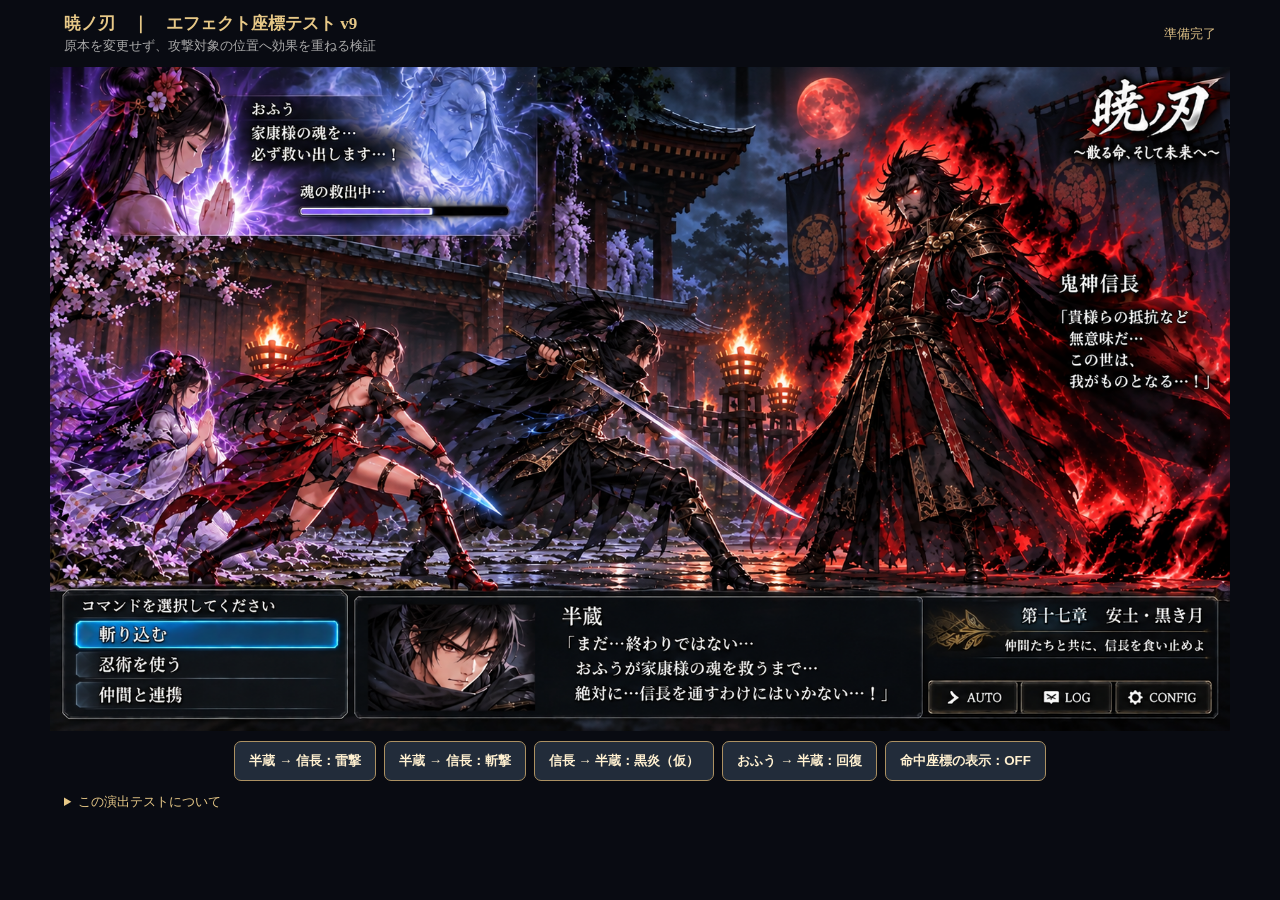
<file: battle/effect-target-v9.html>
<!doctype html><html lang="ja"><head><meta charset="utf-8"><meta name="viewport" content="width=device-width,initial-scale=1"><title>暁ノ刃｜エフェクト位置テスト v9</title><style>*{box-sizing:border-box}body{margin:0;background:#090b12;color:#eee5d1;font-family:system-ui,'Yu Gothic',sans-serif}header{max-width:1180px;margin:auto;padding:12px 14px;display:flex;justify-content:space-between;gap:8px;align-items:center}h1{font-size:17px;margin:0;color:#e7c887}small{color:#aaa}button{background:#222c3a;border:1px solid #ac9162;color:#fff0d0;padding:10px 14px;border-radius:7px;font-weight:600;cursor:pointer}button:disabled{opacity:.4}button:focus-visible{outline:3px solid white}.stage{width:min(100vw,1180px);aspect-ratio:1672/941;margin:auto;position:relative;overflow:hidden;background:#171723}.stage img{width:100%;height:100%;display:block}.stage canvas{position:absolute;inset:0;width:100%;height:100%;pointer-events:none}.controls{max-width:1180px;margin:12px auto;display:flex;gap:8px;flex-wrap:wrap;padding:0 12px}.notes{max-width:1180px;margin:10px auto;padding:0 14px 18px;color:#d3c9b6;font-size:13px;line-height:1.7}.legend{font-size:12px;color:#c6b8a0}#status{font-size:13px;color:#d8bb83}</style><link rel="stylesheet" href="effect-target-v9.css"></head><body><header><div><h1>暁ノ刃　｜　エフェクト座標テスト v9</h1><small>原本を変更せず、攻撃対象の位置へ効果を重ねる検証</small></div><div class="battle-toolbar"><span id="status" role="status" aria-live="polite">準備完了</span><button type="button" id="battleReturn">戻る</button></div></header><div class="stage"><img alt="保存済み戦闘画面の原本" src="../assets/battle-v9/stage.png"><canvas id="fx" width="1672" height="941"></canvas></div><div class="controls"><button data-kind="thunder">半蔵 → 信長：雷撃</button><button data-kind="slash">半蔵 → 信長：斬撃</button><button data-kind="fire">信長 → 半蔵：黒炎（仮）</button><button data-kind="heal">おふう → 半蔵：回復</button><button id="points">命中座標の表示：OFF</button></div><details class="notes"><summary>この演出テストについて</summary>これは<strong>Effekseerのサンプルに含まれる画像テクスチャ</strong>を使った2D合成テストです。<strong>Effekseerの .efkproj / .efkefc をそのまま再生したものではありません。</strong> 現段階では原本に文字とゲージが焼き込まれているため、UIの重複解消や人物レイヤーの精密化は別工程です。<br><span class="legend">信長：胸元／半蔵：胴体／数字：被弾者の上方に出現。位置は仮調整値です。</span></details><script>
const C=document.querySelector('#fx'),ctx=C.getContext('2d'),status=document.querySelector('#status');const images={};const urls={thunder:'../assets/battle-v9/thunder.png',fire:'../assets/battle-v9/fire.png',halo:'../assets/battle-v9/halo.png',particle:'../assets/battle-v9/particle.png'};for(const [k,u] of Object.entries(urls)){let im=new Image();im.src=u;images[k]=im}const targets={nobunaga:{x:1320,y:420},hanzo:{x:720,y:510}};let effect=null,showPoints=false;const clamp=(v,a,b)=>Math.max(a,Math.min(b,v));function run(kind){const now=performance.now();effect={kind,start:now};status.textContent=kind==='heal'?'おふうの回復':kind==='fire'?'信長の黒炎':kind==='slash'?'虎徹の斬撃':'半蔵の雷忍術';}
function sprite(k,x,y,w,h,alpha=1,rotation=0){const im=images[k];if(!im.complete||!im.naturalWidth)return;ctx.save();ctx.globalAlpha=alpha;ctx.translate(x,y);ctx.rotate(rotation);ctx.drawImage(im,-w/2,-h/2,w,h);ctx.restore()}
function frame(now){ctx.clearRect(0,0,C.width,C.height);if(showPoints){ctx.font='bold 23px sans-serif';for(const [k,p] of Object.entries(targets)){ctx.strokeStyle='#ffe28b';ctx.lineWidth=3;ctx.beginPath();ctx.arc(p.x,p.y,22,0,Math.PI*2);ctx.stroke();ctx.fillStyle='#ffe28b';ctx.fillText(k,p.x+26,p.y-24)}}if(effect){const t=(now-effect.start)/1000;const kind=effect.kind;const hit=kind==='fire'||kind==='heal'?targets.hanzo:targets.nobunaga;const prep=.20,hitAt=.43;const flash=clamp((t-prep)/.2,0,1);if(t<1.55){if(kind==='thunder'){for(let i=0;i<5;i++){const p=(i+.4)*.21;sprite('thunder',hit.x+(i-2)*22,hit.y-80+Math.sin(t*22+i)*14,65,270,clamp(1-t/1.15,0,1),Math.sin(t*12+i)*.22)}sprite('halo',hit.x,hit.y,220,220,.45*flash)}else if(kind==='slash'){ctx.save();ctx.translate(hit.x,hit.y);ctx.rotate(-.6);ctx.strokeStyle='rgba(240,252,255,'+clamp(1-t/1.0,0,1)+')';ctx.lineWidth=18;ctx.shadowBlur=25;ctx.shadowColor='#c9e7ff';ctx.beginPath();ctx.moveTo(-145,-90);ctx.quadraticCurveTo(0,10,145,90);ctx.stroke();ctx.restore();sprite('particle',hit.x,hit.y,210,210,clamp(1-t,0,1))}else if(kind==='fire'){for(let i=0;i<6;i++){const dx=Math.sin(i*3+t*5)*55;const dy=(i%3)*28;sprite('fire',hit.x+dx,hit.y+dy-55-t*45,135,180,clamp(1-t/1.1,0,1),i*.2)} }else if(kind==='heal'){sprite('halo',hit.x,hit.y,220+t*60,220+t*60,clamp(1-t/1.25,0,1));for(let i=0;i<8;i++)sprite('particle',hit.x+Math.sin(i*2)*80,hit.y+75-(t*110+i*12)%220,40,40,clamp(1-t/1.5,0,1))}if(t>hitAt){const num=kind==='heal'?'+180':kind==='fire'?'248':kind==='slash'?'196':'312';ctx.save();ctx.font='bold 58px system-ui';ctx.textAlign='center';ctx.lineWidth=6;ctx.strokeStyle='#141620';ctx.fillStyle=kind==='heal'?'#5aff9a':'#ffffff';ctx.globalAlpha=clamp((1.5-t)/.55,0,1);ctx.strokeText(num,hit.x,hit.y-110-(t-hitAt)*75);ctx.fillText(num,hit.x,hit.y-110-(t-hitAt)*75);ctx.restore()}}else{effect=null;status.textContent='準備完了'}}requestAnimationFrame(frame)}requestAnimationFrame(frame);document.querySelectorAll('[data-kind]').forEach(b=>b.addEventListener('click',()=>run(b.dataset.kind)));document.querySelector('#points').onclick=e=>{showPoints=!showPoints;e.target.textContent='命中座標の表示：'+(showPoints?'ON':'OFF')};</script><script src="effect-target-v9-bridge.js"></script></body></html>
</file>
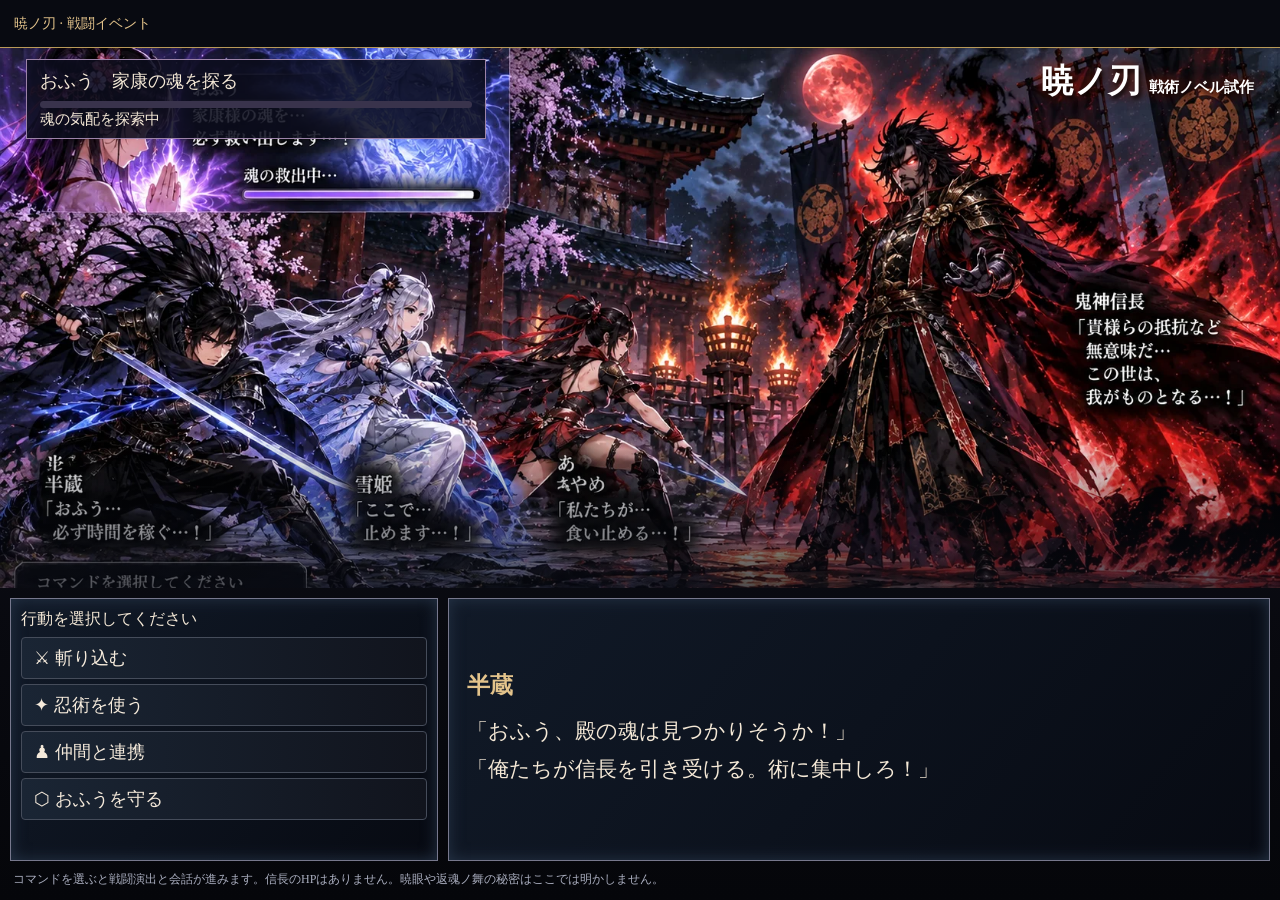
<file: battle/playable.html>
<!doctype html><html lang="ja"><head><meta charset="utf-8"><meta name="viewport" content="width=device-width,initial-scale=1,viewport-fit=cover"><title>暁ノ刃 戦術ノベル</title><style>
*{box-sizing:border-box}body{margin:0;background:#080a11;color:#f4e8d6;font-family:'Yu Mincho','Hiragino Mincho ProN',serif}#app{width:min(100vw,1280px);margin:auto;min-height:100dvh;background:linear-gradient(#11121d,#05060a);display:flex;flex-direction:column;overflow:hidden}.stage{height:min(59vw,62dvh);min-height:250px;position:relative;overflow:hidden;background-image:url(../assets/battle-playable/stage.webp);background-size:100% 100%;background-position:center}.stage:after{content:'';position:absolute;inset:0;background:linear-gradient(0deg,#080a13b5,transparent 28%);pointer-events:none}.title{position:absolute;right:2%;top:2%;font-size:clamp(16px,2.8vw,33px);font-weight:900;color:#fff;text-shadow:2px 3px 5px #000,0 0 13px #a20;z-index:3}.status{position:absolute;top:2%;left:2%;z-index:3;background:#0c0d1ddd;border:1px solid #9c83a8;padding:9px 13px;width:36%;font-size:clamp(10px,1.6vw,18px)}.bar{height:7px;background:#39334c;margin-top:8px;border-radius:8px;overflow:hidden}.fill{height:100%;width:20%;background:linear-gradient(90deg,#6a54bf,#d6bbff);transition:width .5s}.fx{position:absolute;z-index:4;pointer-events:none;inset:0;opacity:0}.fx.slash{background:linear-gradient(132deg,transparent 43%,#bdeaff 48%,#fff 50%,#3989ff 52%,transparent 57%);animation:flash .6s}.fx.fire{background:radial-gradient(circle at 75% 45%,#ff430099,transparent 55%);animation:flash .7s}.fx.mist{background:radial-gradient(circle at 43% 50%,#9dbaffaa,transparent 55%);animation:flash .7s}.fx.guard{background:radial-gradient(circle at 23% 65%,#ffdc7c99,transparent 43%);animation:flash .7s}@keyframes flash{0%{opacity:0}25%{opacity:1}100%{opacity:0}}.shake{animation:shake .3s}@keyframes shake{25%{transform:translateX(5px)}50%{transform:translateX(-5px)}75%{transform:translateX(3px)}}.panel{display:grid;grid-template-columns:34% 1fr;gap:10px;padding:10px;flex:1;min-height:210px}.menu,.dialog{border:1px solid #77788d;background:linear-gradient(130deg,#111a28,#070a12);box-shadow:inset 0 0 15px #253346}.menu{padding:10px}.menuhead{font-size:clamp(11px,1.5vw,16px);margin-bottom:7px}.actions{display:grid;gap:5px}button{cursor:pointer;color:#f5eadb;background:linear-gradient(90deg,#1a2534,#11141d);border:1px solid #454c5a;border-radius:4px;text-align:left;padding:8px 12px;font-family:inherit;font-size:clamp(12px,1.8vw,18px)}button:hover,button:focus{outline:0;border-color:#67cfff;box-shadow:0 0 10px #29bfff88;background:#20384b}button:disabled{opacity:.35;cursor:default}.dialog{padding:14px 18px;display:flex;flex-direction:column;gap:12px;justify-content:center;min-height:170px}.speaker{font-size:clamp(16px,2vw,23px);color:#e3c38b;font-weight:bold}.line{font-size:clamp(14px,1.9vw,21px);line-height:1.8;white-space:pre-line;min-height:66px}.hint{font-size:12px;color:#aaaebf;padding:0 13px 12px}.end{position:absolute;inset:0;z-index:8;background:#080912e8;display:none;align-items:center;justify-content:center;flex-direction:column;text-align:center;padding:30px;gap:22px}.end strong{font-size:clamp(24px,4vw,46px);color:#d7b87d}.end button{text-align:center}@media(max-width:650px){.stage{height:55vw;min-height:205px}.panel{grid-template-columns:1fr;gap:7px;padding:7px}.menu{padding:7px}.actions{grid-template-columns:repeat(2,1fr)}button{padding:10px 7px}.dialog{padding:10px 13px;min-height:155px}.status{width:42%}.hint{padding-bottom:8px}}
</style><link rel="stylesheet" href="playable.css"></head><body><div id="app"><header class="battle-toolbar"><span>暁ノ刃 · 戦闘イベント</span><button type="button" id="battleReturn">戻る</button></header><div class="stage" id="stage"><div class="title">暁ノ刃 <small style="font-size:45%">戦術ノベル試作</small></div><div class="status">おふう　家康の魂を探る<div class="bar"><div class="fill" id="fill"></div></div><small id="progress">魂の気配を探索中</small></div><div class="fx" id="fx"></div><div class="end" id="end"><strong>戦闘イベント終了</strong><div>家康の魂を見極める時間を稼いだ。<br>続きは本編の分岐シナリオへ。</div><div class="end-actions"><button type="button" onclick="resetGame()">もう一度プレイ</button><button type="button" id="battleComplete">物語に戻る</button></div></div></div><div class="panel"><div class="menu"><div class="menuhead">行動を選択してください</div><div class="actions"><button onclick="act('attack')">⚔ 斬り込む</button><button onclick="act('ninja')">✦ 忍術を使う</button><button onclick="act('team')">♟ 仲間と連携</button><button onclick="act('guard')">⬡ おふうを守る</button></div></div><div class="dialog"><div class="speaker" id="speaker">半蔵</div><div class="line" id="line">「おふう、殿の魂は見つかりそうか！」<br>「俺たちが信長を引き受ける。術に集中しろ！」</div></div></div><div class="hint">コマンドを選ぶと戦闘演出と会話が進みます。信長のHPはありません。暁眼や返魂ノ舞の秘密はここでは明かしません。</div></div><script>
const battleTimers=new Set();
function battleLater(callback,delay){const id=setTimeout(()=>{battleTimers.delete(id);callback()},delay);battleTimers.add(id);return id;}
function clearBattleTimers(){for(const id of battleTimers)clearTimeout(id);battleTimers.clear();}
let turn=0, busy=false;const scenes={attack:[['半蔵','「貴様の好きにはさせん！」\n半蔵が踏み込み、刀の閃光が黒炎を裂く。','slash'],['信長','『その程度の刃で儂を止めるつもりか！』\n黒炎が半蔵の足元で爆ぜた。','fire']],ninja:[['雪姫','「朧鏡――！」\n白い霧が広がり、信長の視界を覆う。','mist'],['信長','『小細工を……！』\n信長が霧を振り払おうと腕を振る。','fire']],team:[['あやめ','「半蔵、今だよ！」\nあやめの風魔手裏剣が信長の退路を塞ぐ。','slash'],['半蔵','「合わせる！」\n二人の攻撃が黒炎を押し返した。','guard']],guard:[['おふう','「……まだいる。家康様の魂は、まだ消えていない！」','mist'],['半蔵','「聞いたな、信長。殿はまだ抗っておられる！」\n半蔵はおふうの前に立ち塞がった。','guard']]};
const milestones=[['あやめ','「おふう！ こっちは任せて、早く！」','guard'],['信長','『そこを退け！ 女の術を止めてくれる！』','fire'],['おふう','「……見えた。二つの魂の境目が……！」','mist'],['半蔵','「今だ！ おふうの術を守り抜くぞ！」','slash']];
function show(a){document.getElementById('speaker').textContent=a[0];document.getElementById('line').textContent=a[1];let f=document.getElementById('fx');f.className='fx';void f.offsetWidth;f.className='fx '+a[2];if(a[2]==='fire'){let s=document.getElementById('stage');s.classList.remove('shake');void s.offsetWidth;s.classList.add('shake')}}
function act(k){if(busy||turn>=8)return;busy=true;document.querySelectorAll('.actions button').forEach(b=>b.disabled=true);const pair=scenes[k];show(pair[0]);battleLater(()=>{show(pair[1]);battleLater(()=>{turn++;let n=Math.min(100,Math.round(turn/8*100));document.getElementById('fill').style.width=n+'%';document.getElementById('progress').textContent=n<100?'魂の気配を探索中':'魂の境目を発見';if(turn%2===0){show(milestones[turn/2-1])}if(turn>=8){battleLater(()=>{document.getElementById('end').style.display='flex'},1800)}else{busy=false;document.querySelectorAll('.actions button').forEach(b=>b.disabled=false)}},850)},850)}
function resetGame(){clearBattleTimers();turn=0;busy=false;document.getElementById('end').style.display='none';document.getElementById('fill').style.width='0%';document.getElementById('progress').textContent='魂の気配を探索中';document.querySelectorAll('.actions button').forEach(b=>b.disabled=false);show(['半蔵','「おふう、殿の魂は見つかりそうか！」\n「俺たちが信長を引き受ける。術に集中しろ！」','guard'])}
resetGame();
</script><script src="playable-bridge.js"></script></body></html>
</file>
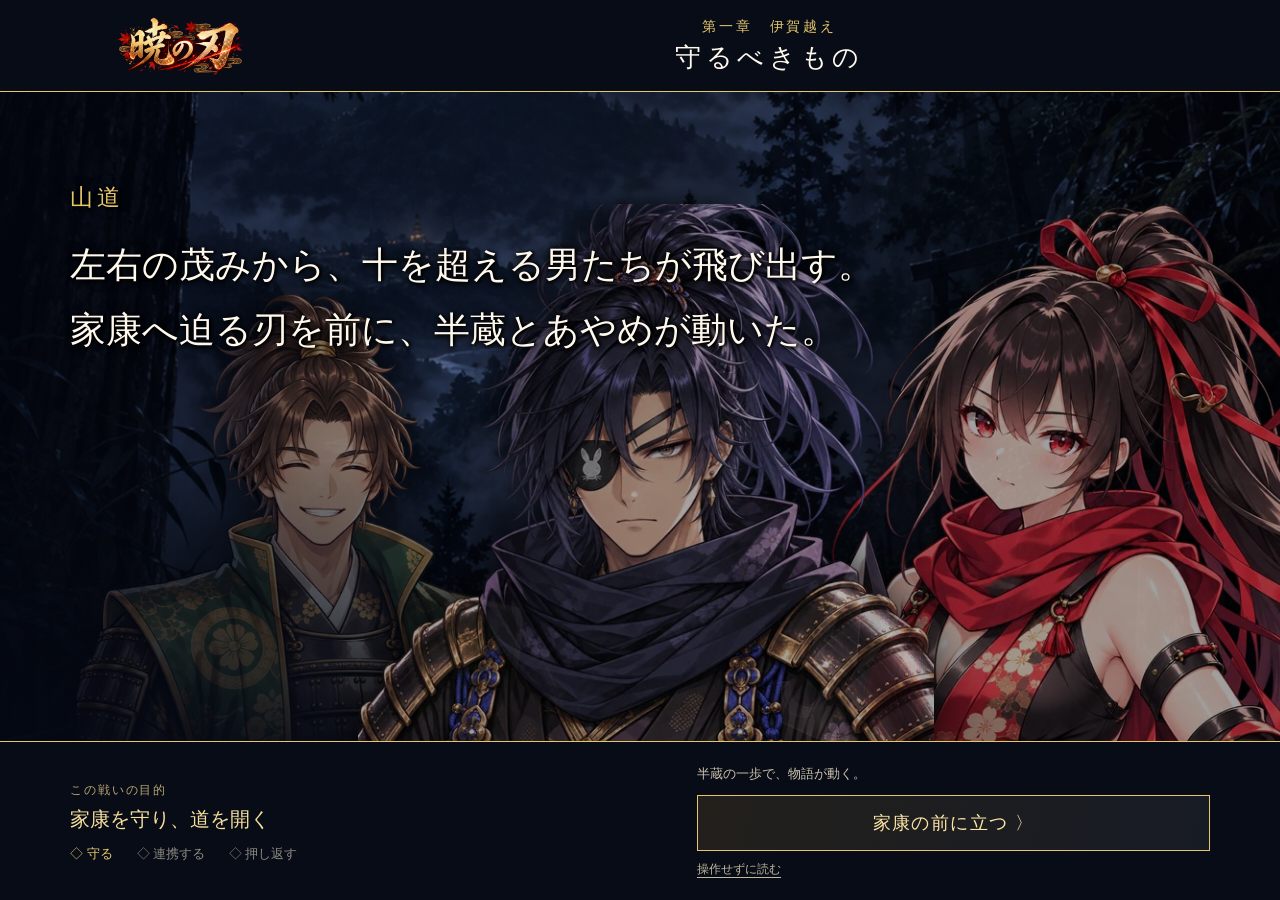
<file: battle/story.html>
<!doctype html>
<html lang="ja">
<head>
<meta charset="utf-8">
<meta name="viewport" content="width=device-width,initial-scale=1,viewport-fit=cover">
<title>暁ノ刃｜第一章 伊賀越え</title>
<link rel="stylesheet" href="story.css">
</head>
<body>
<main id="storyBattle">
  <header class="chapter-header">
    <img class="logo" src="../assets/002_ea8d61170.png" alt="暁ノ刃">
    <div class="chapter-title"><small>第一章　伊賀越え</small><h1>守るべきもの</h1></div>
    <button id="returnReader" disabled type="button">中断して戻る</button>
  </header>
  <section class="scene" aria-label="山道で家康を守る半蔵とあやめ">
    <div class="cast" aria-hidden="true">
      <img class="character ieyasu" data-character="ieyasu" src="../assets/011_bb37a6d74.webp" alt="">
      <img class="character hanzo" data-character="hanzo" src="../assets/017_cd2e8e5c5.webp" alt="">
      <img class="character ayame" data-character="ayame" src="../assets/015_a9631a15d.webp" alt="">
    </div>
    <div id="sceneFx" aria-hidden="true"></div>
    <div class="scene-copy" aria-live="polite" aria-atomic="true">
      <p id="speaker" class="speaker">山道</p>
      <p id="sceneText">左右の茂みから、十を超える男たちが飛び出す。<br>家康へ迫る刃を前に、半蔵とあやめが動いた。</p>
    </div>
  </section>
  <section class="story-controls" aria-label="物語を進める">
    <div class="objective"><small>この戦いの目的</small><p>家康を守り、道を開く</p><ol aria-label="戦いの流れ"><li id="beat0" aria-current="step">守る</li><li id="beat1">連携する</li><li id="beat2">押し返す</li></ol></div>
    <div class="action-area"><p id="actionHint">半蔵の一歩で、物語が動く。</p><button id="storyAction" disabled type="button">家康の前に立つ <span aria-hidden="true">〉</span></button><button id="readOnly" disabled class="text-button" type="button">操作せずに読む</button><button id="finishBattle" type="button" hidden>物語の続きへ <span aria-hidden="true">〉</span></button></div>
  </section>
  <section id="readingSummary" class="reading-summary" aria-label="戦いの物語" hidden></section>
</main>
<script src="story.js"></script>
</body>
</html>
</file>
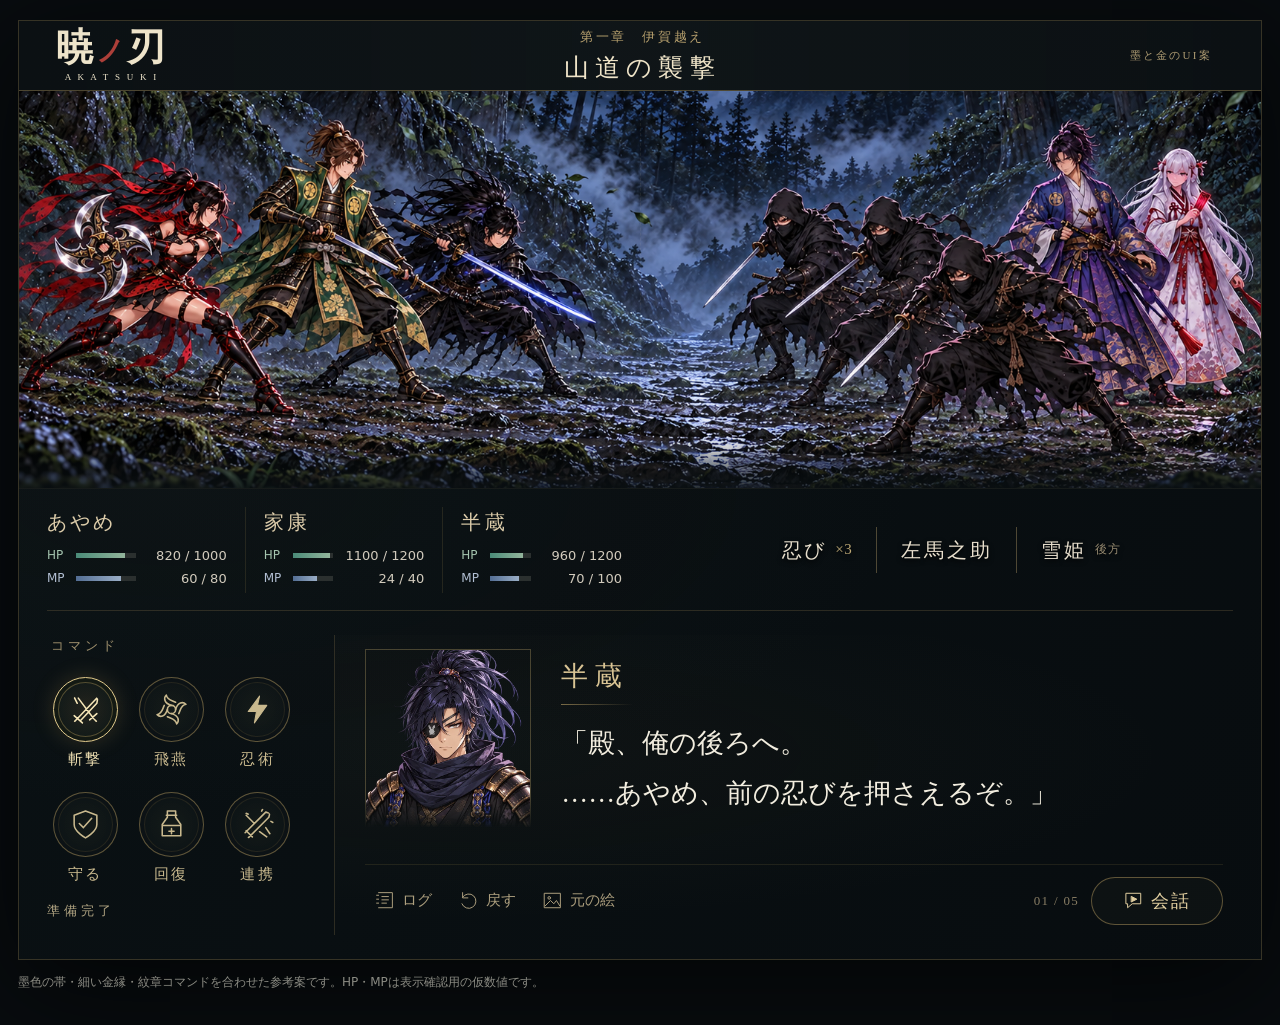
<file: reference/battle-ink.html>
<!doctype html>
<html lang="ja">
<head>
  <meta charset="utf-8">
  <meta name="viewport" content="width=device-width,initial-scale=1">
  <title>暁ノ刃｜墨と金のUI案</title>
  <link rel="stylesheet" href="battle-reference.css">
  <link rel="stylesheet" href="battle-ink.css">
</head>
<body>
  <main class="screen">
    <header class="masthead"><div class="brand">暁<span>ノ</span>刃<small>A K A T S U K I</small></div><div class="chapter"><small>第一章　伊賀越え</small><h1>山道の襲撃</h1></div><span class="reference-label">墨と金のUI案</span></header>
    <section class="scene" aria-label="横スクロール戦闘の参考画面。狭い画面では左右にスクロールできます" tabindex="0">
      <div class="world">
        <div class="battle-art">
        <img class="stage-image" src="../assets/battle-reference/stage.png" alt="伊賀の山中での戦い。画面中央を境に、左半分はあやめ・家康・半蔵、右半分は忍び3人・左馬之助・後方の雪姫。飛燕は前版の約半分、人物の縮尺を統一。">
        <canvas id="fx" width="1672" height="941" aria-hidden="true"></canvas>
        </div>
        <div class="deployment-center" aria-hidden="true"></div>
        <span class="actor ally ayame" data-name="あやめ">あやめ</span>
        <span class="actor ally ieyasu" data-name="家康">家康</span>
        <span class="actor ally hanzo" data-name="半蔵">半蔵</span>
      </div>
    </section>
    <section class="bottom-panel" aria-label="会話と演出の操作">
      <div class="battle-info">
        <section class="party-status" aria-label="味方のHPとMP">
          <div class="member-status" data-member="ayame"><h2>あやめ</h2>
            <div class="resource hp"><span>HP</span><progress data-resource="hp" aria-label="あやめのHP" value="820" max="1000"></progress><output data-number="hp">820 / 1000</output></div>
            <div class="resource mp"><span>MP</span><progress data-resource="mp" aria-label="あやめのMP" value="60" max="80"></progress><output data-number="mp">60 / 80</output></div>
          </div>
          <div class="member-status" data-member="ieyasu"><h2>家康</h2>
            <div class="resource hp"><span>HP</span><progress data-resource="hp" aria-label="家康のHP" value="1100" max="1200"></progress><output data-number="hp">1100 / 1200</output></div>
            <div class="resource mp"><span>MP</span><progress data-resource="mp" aria-label="家康のMP" value="24" max="40"></progress><output data-number="mp">24 / 40</output></div>
          </div>
          <div class="member-status" data-member="hanzo"><h2>半蔵</h2>
            <div class="resource hp"><span>HP</span><progress data-resource="hp" aria-label="半蔵のHP" value="960" max="1200"></progress><output data-number="hp">960 / 1200</output></div>
            <div class="resource mp"><span>MP</span><progress data-resource="mp" aria-label="半蔵のMP" value="70" max="100"></progress><output data-number="mp">70 / 100</output></div>
          </div>
        </section>
        <section class="enemy-roster" aria-label="敵の名前">
          <span class="actor enemy mob" data-name="忍び" data-stage-x="0.7">忍び<span class="enemy-count">×3</span></span>
          <span class="actor enemy samanosuke" data-name="左馬之助" data-stage-x="0.87">左馬之助</span>
          <span class="actor enemy yukihime" data-name="雪姫" data-stage-x="0.94">雪姫<span class="rear-label">後方</span></span>
        </section>
      </div>
      <nav class="commands" aria-label="戦闘コマンド"><p>コマンド</p><div class="command-grid">
        <button id="playClash" type="button" aria-label="半蔵の斬撃" title="半蔵の斬撃"><svg viewBox="0 0 32 32" aria-hidden="true"><path d="m8 25 17-18 3-3-1 6L11 27M5 22l8 7M4 29l4-4M9 5l15 20M5 4l3 6M20 26l7-6M25 26l3 3"/></svg><span>斬撃</span></button>
        <button id="playHien" type="button" aria-label="あやめの飛燕・MP6消費" title="あやめの飛燕・MP6消費"><svg viewBox="0 0 32 32" aria-hidden="true"><path d="M16 12C9 10 8 5 11 2c1 5 5 5 9 7M20 16c2-7 7-8 10-5-5 1-5 5-7 9M16 20c7 2 8 7 5 10-1-5-5-5-9-7M12 16c-2 7-7 8-10 5 5-1 5-5 7-9"/><circle cx="16" cy="16" r="4"/></svg><span>飛燕</span></button>
        <button id="playThunder" type="button" aria-label="半蔵の雷忍術・MP10消費" title="半蔵の雷忍術・MP10消費"><svg viewBox="0 0 32 32" aria-hidden="true"><path class="icon-fill" d="M18 3 7 18h8l-2 11 12-17h-9Z"/></svg><span>忍術</span></button>
        <button id="playGuard" type="button" aria-label="半蔵が家康を守る" title="半蔵が家康を守る"><svg viewBox="0 0 32 32" aria-hidden="true"><path d="m16 3 11 4v9c0 7-11 13-11 13S5 23 5 16V7Z"/><path d="m10 15 4 4 8-9"/></svg><span>守る</span></button>
        <button id="playHeal" type="button" aria-label="回復薬・味方全員のHPとMPを回復" title="回復薬・味方全員のHPとMPを回復"><svg viewBox="0 0 32 32" aria-hidden="true"><path d="M12 3h8v6l5 7v11H7V16l5-7ZM11 7h10M8 17h16M16 20v5M13.5 22.5h5"/></svg><span>回復</span></button>
        <button id="playCombo" type="button" aria-label="半蔵とあやめの連携・それぞれMP8消費" title="半蔵とあやめの連携・それぞれMP8消費"><svg viewBox="0 0 32 32" aria-hidden="true"><path d="m4 24 13-13 7-7 4 1-1 4-7 7L7 29M5 22l6 6M5 7l8 8M3 4l4 2M18 23l7 5M24 19l4 6"/><path d="m20 3 1-2M29 13l2 1"/></svg><span>連携</span></button>
      </div><p id="status" role="status">準備完了</p></nav>
      <div class="dialogue"><img id="face" src="../assets/017_cd2e8e5c5.webp" alt="半蔵の顔"><div class="dialogue-copy" aria-live="polite" aria-atomic="true"><p id="speaker">半蔵</p><p id="line">「殿、俺の後ろへ。<br>……あやめ、前の忍びを押さえるぞ。」</p></div>
        <footer class="dialogue-footer"><div class="dialogue-tools">
          <button id="showLog" type="button" aria-label="会話ログを開く" title="会話ログを開く"><svg viewBox="0 0 32 32" aria-hidden="true"><path d="M7 4h21v23H7M4 8h3M4 14h3M4 20h3M12 10h10M12 15h10M12 20h7"/></svg><span>ログ</span></button>
          <button id="resetScene" type="button" aria-label="最初の配置とHP・MPに戻す" title="最初の配置とHP・MPに戻す"><svg viewBox="0 0 32 32" aria-hidden="true"><path d="M7 11a11 11 0 1 1-1 10M7 4v8h8"/></svg><span>戻す</span></button>
          <button id="showTemplate" type="button" aria-label="元の戦闘画面を見る" title="元の戦闘画面を見る"><svg viewBox="0 0 32 32" aria-hidden="true"><path d="M4 5h24v22H4Z"/><circle cx="11" cy="12" r="2"/><path d="m5 24 8-8 5 5 4-5 5 8"/></svg><span>元の絵</span></button>
        </div><span id="lineCount">01 / 05</span><button id="nextLine" type="button" aria-label="次の会話へ" title="次の会話へ"><svg viewBox="0 0 32 32" aria-hidden="true"><path d="M5 5h22v16H14l-7 6v-6H5Z"/><path class="icon-fill" d="m13 10 8 4-8 4Z"/></svg><span class="command-label">会話</span></button></footer>
      </div>
    </section>
  </main>
  <p class="note">墨色の帯・細い金縁・紋章コマンドを合わせた参考案です。HP・MPは表示確認用の仮数値です。</p>
  <dialog id="logDialog"><h2>会話ログ</h2><div id="logEntries"></div><button type="button" data-close>閉じる</button></dialog>
  <dialog id="templateDialog"><h2>いただいた戦闘テンプレート（v9）</h2><img src="../assets/battle-v9/stage.png" alt="元の戦闘テンプレート。上部に戦場、下部にコマンドと顔アイコン付き会話欄"><button type="button" data-close>閉じる</button></dialog>
  <script src="battle-effects.js"></script>
  <script src="battle-reference.js"></script>
  <script src="battle-ink.js"></script>
</body>
</html>
</file>
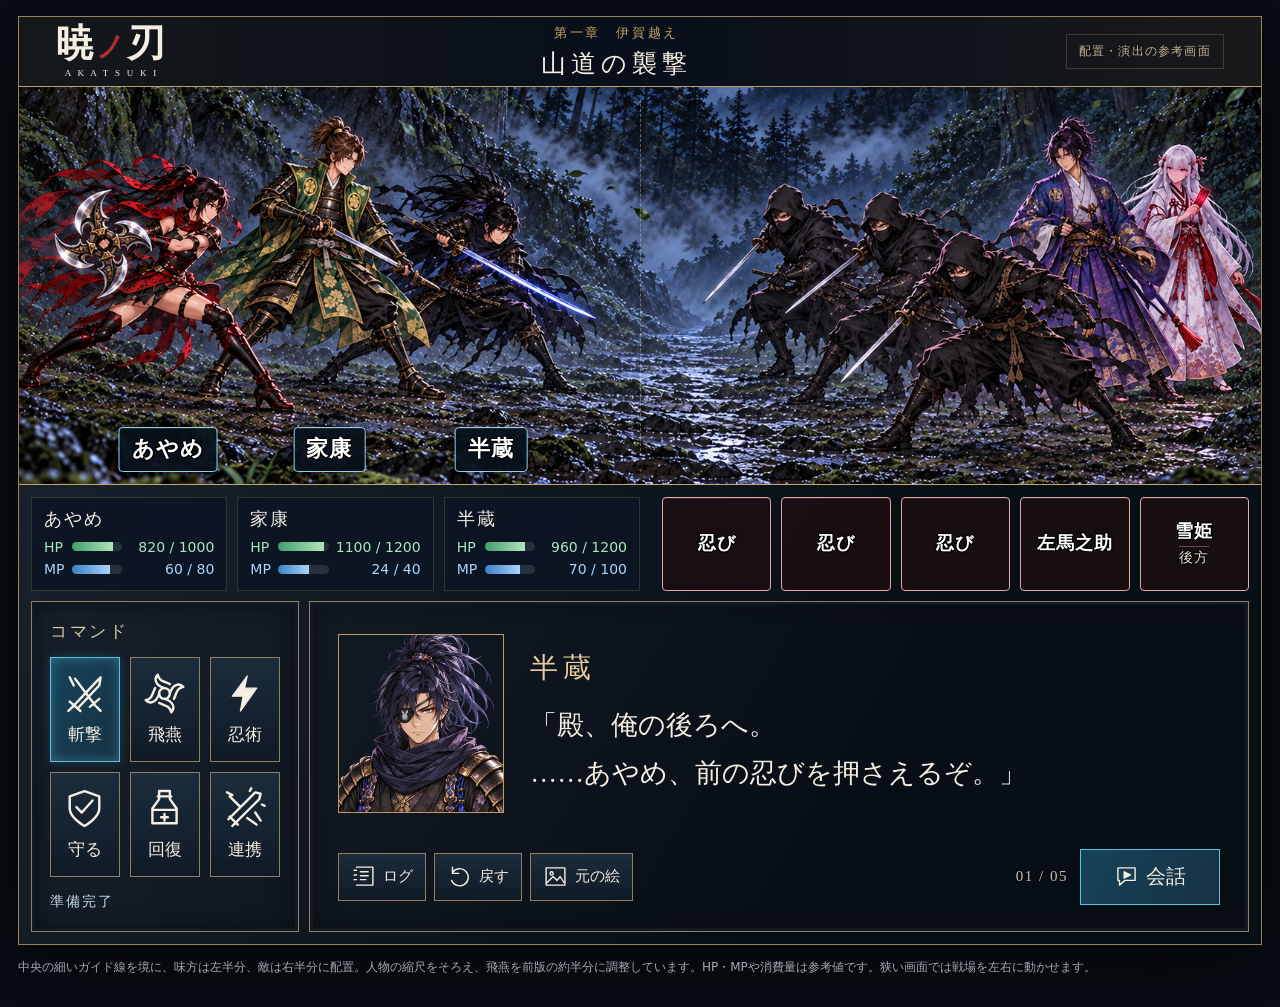
<file: reference/battle-reference.html>
<!doctype html>
<html lang="ja">
<head>
  <meta charset="utf-8">
  <meta name="viewport" content="width=device-width,initial-scale=1">
  <title>暁ノ刃｜横スクロール戦闘・参考画面</title>
  <link rel="stylesheet" href="battle-reference.css">
</head>
<body>
  <main class="screen">
    <header class="masthead"><div class="brand">暁<span>ノ</span>刃<small>A K A T S U K I</small></div><div class="chapter"><small>第一章　伊賀越え</small><h1>山道の襲撃</h1></div><span class="reference-label">配置・演出の参考画面</span></header>
    <section class="scene" aria-label="横スクロール戦闘の参考画面。狭い画面では左右にスクロールできます" tabindex="0">
      <div class="world">
        <div class="battle-art">
        <img class="stage-image" src="../assets/battle-reference/stage.png" alt="伊賀の山中での戦い。画面中央を境に、左半分はあやめ・家康・半蔵、右半分は忍び3人・左馬之助・後方の雪姫。飛燕は前版の約半分、人物の縮尺を統一。">
        <canvas id="fx" width="1672" height="941" aria-hidden="true"></canvas>
        </div>
        <div class="deployment-center" aria-hidden="true"></div>
        <span class="actor ally ayame" data-name="あやめ">あやめ</span>
        <span class="actor ally ieyasu" data-name="家康">家康</span>
        <span class="actor ally hanzo" data-name="半蔵">半蔵</span>
      </div>
    </section>
    <section class="bottom-panel" aria-label="会話と演出の操作">
      <div class="battle-info">
        <section class="party-status" aria-label="味方のHPとMP">
          <div class="member-status" data-member="ayame"><h2>あやめ</h2>
            <div class="resource hp"><span>HP</span><progress data-resource="hp" aria-label="あやめのHP" value="820" max="1000"></progress><output data-number="hp">820 / 1000</output></div>
            <div class="resource mp"><span>MP</span><progress data-resource="mp" aria-label="あやめのMP" value="60" max="80"></progress><output data-number="mp">60 / 80</output></div>
          </div>
          <div class="member-status" data-member="ieyasu"><h2>家康</h2>
            <div class="resource hp"><span>HP</span><progress data-resource="hp" aria-label="家康のHP" value="1100" max="1200"></progress><output data-number="hp">1100 / 1200</output></div>
            <div class="resource mp"><span>MP</span><progress data-resource="mp" aria-label="家康のMP" value="24" max="40"></progress><output data-number="mp">24 / 40</output></div>
          </div>
          <div class="member-status" data-member="hanzo"><h2>半蔵</h2>
            <div class="resource hp"><span>HP</span><progress data-resource="hp" aria-label="半蔵のHP" value="960" max="1200"></progress><output data-number="hp">960 / 1200</output></div>
            <div class="resource mp"><span>MP</span><progress data-resource="mp" aria-label="半蔵のMP" value="70" max="100"></progress><output data-number="mp">70 / 100</output></div>
          </div>
        </section>
        <section class="enemy-roster" aria-label="敵の名前">
          <span class="actor enemy mob ninja-one" data-name="忍び 一" data-stage-x="0.62">忍び</span>
          <span class="actor enemy mob ninja-two" data-name="忍び 二" data-stage-x="0.7">忍び</span>
          <span class="actor enemy mob ninja-three" data-name="忍び 三" data-stage-x="0.78">忍び</span>
          <span class="actor enemy samanosuke" data-name="左馬之助" data-stage-x="0.87">左馬之助</span>
          <span class="actor enemy yukihime" data-name="雪姫" data-stage-x="0.94">雪姫<span class="rear-label">後方</span></span>
        </section>
      </div>
      <nav class="commands" aria-label="戦闘コマンド"><p>コマンド</p><div class="command-grid">
        <button id="playClash" type="button" aria-label="半蔵の斬撃" title="半蔵の斬撃"><svg viewBox="0 0 32 32" aria-hidden="true"><path d="m8 25 17-18 3-3-1 6L11 27M5 22l8 7M4 29l4-4M9 5l15 20M5 4l3 6M20 26l7-6M25 26l3 3"/></svg><span>斬撃</span></button>
        <button id="playHien" type="button" aria-label="あやめの飛燕・MP6消費" title="あやめの飛燕・MP6消費"><svg viewBox="0 0 32 32" aria-hidden="true"><path d="M16 12C9 10 8 5 11 2c1 5 5 5 9 7M20 16c2-7 7-8 10-5-5 1-5 5-7 9M16 20c7 2 8 7 5 10-1-5-5-5-9-7M12 16c-2 7-7 8-10 5 5-1 5-5 7-9"/><circle cx="16" cy="16" r="4"/></svg><span>飛燕</span></button>
        <button id="playThunder" type="button" aria-label="半蔵の雷忍術・MP10消費" title="半蔵の雷忍術・MP10消費"><svg viewBox="0 0 32 32" aria-hidden="true"><path class="icon-fill" d="M18 3 7 18h8l-2 11 12-17h-9Z"/></svg><span>忍術</span></button>
        <button id="playGuard" type="button" aria-label="半蔵が家康を守る" title="半蔵が家康を守る"><svg viewBox="0 0 32 32" aria-hidden="true"><path d="m16 3 11 4v9c0 7-11 13-11 13S5 23 5 16V7Z"/><path d="m10 15 4 4 8-9"/></svg><span>守る</span></button>
        <button id="playHeal" type="button" aria-label="回復薬・味方全員のHPとMPを回復" title="回復薬・味方全員のHPとMPを回復"><svg viewBox="0 0 32 32" aria-hidden="true"><path d="M12 3h8v6l5 7v11H7V16l5-7ZM11 7h10M8 17h16M16 20v5M13.5 22.5h5"/></svg><span>回復</span></button>
        <button id="playCombo" type="button" aria-label="半蔵とあやめの連携・それぞれMP8消費" title="半蔵とあやめの連携・それぞれMP8消費"><svg viewBox="0 0 32 32" aria-hidden="true"><path d="m4 24 13-13 7-7 4 1-1 4-7 7L7 29M5 22l6 6M5 7l8 8M3 4l4 2M18 23l7 5M24 19l4 6"/><path d="m20 3 1-2M29 13l2 1"/></svg><span>連携</span></button>
      </div><p id="status" role="status">準備完了</p></nav>
      <div class="dialogue"><img id="face" src="../assets/017_cd2e8e5c5.webp" alt="半蔵の顔"><div class="dialogue-copy" aria-live="polite" aria-atomic="true"><p id="speaker">半蔵</p><p id="line">「殿、俺の後ろへ。<br>……あやめ、前の忍びを押さえるぞ。」</p></div>
        <footer class="dialogue-footer"><div class="dialogue-tools">
          <button id="showLog" type="button" aria-label="会話ログを開く" title="会話ログを開く"><svg viewBox="0 0 32 32" aria-hidden="true"><path d="M7 4h21v23H7M4 8h3M4 14h3M4 20h3M12 10h10M12 15h10M12 20h7"/></svg><span>ログ</span></button>
          <button id="resetScene" type="button" aria-label="最初の配置とHP・MPに戻す" title="最初の配置とHP・MPに戻す"><svg viewBox="0 0 32 32" aria-hidden="true"><path d="M7 11a11 11 0 1 1-1 10M7 4v8h8"/></svg><span>戻す</span></button>
          <button id="showTemplate" type="button" aria-label="元の戦闘画面を見る" title="元の戦闘画面を見る"><svg viewBox="0 0 32 32" aria-hidden="true"><path d="M4 5h24v22H4Z"/><circle cx="11" cy="12" r="2"/><path d="m5 24 8-8 5 5 4-5 5 8"/></svg><span>元の絵</span></button>
        </div><span id="lineCount">01 / 05</span><button id="nextLine" type="button" aria-label="次の会話へ" title="次の会話へ"><svg viewBox="0 0 32 32" aria-hidden="true"><path d="M5 5h22v16H14l-7 6v-6H5Z"/><path class="icon-fill" d="m13 10 8 4-8 4Z"/></svg><span class="command-label">会話</span></button></footer>
      </div>
    </section>
  </main>
  <p class="note">中央の細いガイド線を境に、味方は左半分、敵は右半分に配置。人物の縮尺をそろえ、飛燕を前版の約半分に調整しています。HP・MPや消費量は参考値です。狭い画面では戦場を左右に動かせます。</p>
  <dialog id="logDialog"><h2>会話ログ</h2><div id="logEntries"></div><button type="button" data-close>閉じる</button></dialog>
  <dialog id="templateDialog"><h2>いただいた戦闘テンプレート（v9）</h2><img src="../assets/battle-v9/stage.png" alt="元の戦闘テンプレート。上部に戦場、下部にコマンドと顔アイコン付き会話欄"><button type="button" data-close>閉じる</button></dialog>
  <script src="battle-effects.js"></script>
  <script src="battle-reference.js"></script>
</body>
</html>
</file>
<file: reader.css>
/* Story reader: gold framing and unobstructed artwork, matching the UI reference.
   Scope overrides to the main reader so title/gallery screens keep their layouts. */
body { margin: 0; overflow: hidden; }
body #stage.story-reader {
  --reader-gold: #e6c66c;
  --reader-mincho: 'Yu Mincho', 'Hiragino Mincho ProN', 'Noto Serif CJK JP', 'Noto Serif JP', serif;
  --reader-header: clamp(64px, 11.4vh, 112px);
  --reader-footer: clamp(64px, 10vh, 96px);
  --reader-type: clamp(25px, 4.3vw, 72px);
  width: 100% !important; height: 100dvh !important; min-height: 0 !important;
  max-height: none !important; font-family: var(--reader-mincho);
}
#stage.story-reader::before {
  z-index: 2; background: linear-gradient(180deg, #03050a26 10%, #03050a40 55%, #03050a66);
}
#stage.story-reader .top {
  inset: 0 0 auto !important; height: var(--reader-header) !important;
  padding: 0 max(3vw, env(safe-area-inset-right)) 0 max(2vw, env(safe-area-inset-left)) !important;
  display: grid !important; grid-template-columns: 23% minmax(0, 1fr) 28%;
  grid-template-rows: minmax(0, 1fr); min-height: 0 !important;
  gap: 2.5vw !important; align-items: center !important;
  background: linear-gradient(#03060dd9, #03060d4d) !important;
  border: 0 !important; border-bottom: 1px solid var(--reader-gold) !important;
  overflow: visible !important; z-index: 20 !important;
}
#stage.story-reader .reader-brand {
  padding: 0; width: 100%; height: 100%; min-width: 0; min-height: 0; border: 0; border-radius: 0;
  background: transparent; display: flex; align-items: center;
}
#stage.story-reader .reader-brand .game-corner-logo {
  display: block !important; width: 100% !important; height: 100% !important;
  max-height: none !important; max-width: 100% !important; object-fit: contain !important;
  margin: 0 !important; filter: drop-shadow(0 2px 6px #000);
}
#stage.story-reader .reader-chapter {
  display: flex; align-items: center; justify-content: center; gap: 1.7vw;
  min-width: 0; color: var(--reader-gold);
}
#stage.story-reader .reader-flower { font-size: clamp(20px, 2.6vw, 43px); line-height: 1; }
#stage.story-reader #chapterBadge {
  display: block !important; position: static !important; min-width: 0;
  padding: .42em .7em !important; margin: 0 !important; border: 0 !important;
  border-block: 1px solid var(--reader-gold) !important; border-radius: 0 !important;
  background: none !important; box-shadow: none !important; color: var(--reader-gold) !important;
  font: 600 clamp(14px, 1.85vw, 32px)/1.5 var(--reader-mincho) !important;
  letter-spacing: .14em !important; text-align: center; text-shadow: 0 2px 4px #000;
  white-space: normal !important; overflow-wrap: anywhere;
}
#stage.story-reader #partyHud.party-hud {
  display: flex !important; position: static !important; width: 100% !important;
  min-width: 0 !important; max-width: none !important; margin: 0 !important;
  padding: 0 !important; border: 0 !important; background: none !important;
}
#stage.story-reader #partyHud .ally-block.icon-only {
  width: 100% !important; padding: 0 !important; border: 0 !important;
  border-radius: 0 !important; background: none !important; box-shadow: none !important;
}
#stage.story-reader #partyHud .ally-list {
  display: flex !important; width: 100% !important; justify-content: space-between !important;
  gap: 0 !important; padding-inline: 6% !important;
}
#stage.story-reader #partyHud .ally-chip {
  position: relative !important; width: 18% !important; height: auto !important;
  aspect-ratio: 1; border: 1px solid var(--reader-gold) !important;
  border-radius: 0 !important; overflow: hidden !important; transform: rotate(45deg);
  background: #15121a !important; box-shadow: 0 0 0 3px #05070b66;
}
#stage.story-reader #partyHud .ally-chip img {
  position: absolute !important; inset: -22% !important;
  width: 144% !important; height: 144% !important; max-width: none !important;
  border: 0 !important; border-radius: 0 !important; transform: rotate(-45deg) scale(1.55);
  object-fit: cover !important; object-position: center 10% !important;
}
body #stage.story-reader #narrative {
  inset: calc(var(--reader-header) + 8vh) 5.5% calc(var(--reader-footer) + 5vh) !important;
  width: auto !important; height: auto !important; padding: 0 !important;
  align-items: center !important; justify-content: flex-start !important;
  background: none !important; border: 0 !important; border-radius: 0 !important;
  backdrop-filter: none !important; -webkit-backdrop-filter: none !important;
  font: 500 calc(var(--reader-type) * var(--reader-font-scale, 1))/1.55 var(--reader-mincho) !important;
  letter-spacing: .035em !important; color: #fff !important;
  text-shadow: 0 2px 3px #000, 0 0 7px #000, 2px 0 3px #000, -2px 0 3px #000 !important;
  z-index: 9 !important; text-align: left !important;
}
body #stage.story-reader #narrativeText {
  width: 100% !important; max-height: 100% !important;
  overflow-y: auto !important; overscroll-behavior: contain; scrollbar-width: thin;
  scrollbar-color: #e6c66c77 transparent; touch-action: pan-y;
}
body #stage.story-reader #narrative .line {
  font: inherit !important; line-height: 1.55 !important;
  min-height: 0 !important; margin: 0 0 .8em !important;
}
body #stage.story-reader #narrative .line:last-child { margin-bottom: 0 !important; }
body #stage.story-reader #conversation {
  inset: calc(var(--reader-header) + 9vh) 5.5% calc(var(--reader-footer) + 5vh) !important;
  width: auto !important; height: auto !important; padding: 0 !important;
  align-items: center !important; justify-content: flex-start !important;
  z-index: 9 !important;
}
body #stage.story-reader #conversation .bubble-wrap {
  width: 100% !important; max-width: 100% !important; align-items: flex-start !important; gap: 1em !important;
}
body #stage.story-reader #conversation .speaker {
  position: static !important; padding: 0 !important; margin: 0 !important; transform: none !important;
  background: none !important; border: 0 !important; border-radius: 0 !important;
  font: 600 clamp(16px, 2vw, 32px)/1.5 var(--reader-mincho) !important;
  color: var(--reader-gold) !important; text-shadow: 0 2px 4px #000 !important;
}
body #stage.story-reader #conversation .bubble {
  width: 100% !important; max-width: 100% !important; height: auto !important; min-height: 0 !important;
  max-height: calc(100dvh - var(--reader-header) - var(--reader-footer) - 22vh) !important;
  overflow-y: auto !important; padding: 0 !important; border: 0 !important; border-radius: 0 !important;
  background: none !important; box-shadow: none !important;
  backdrop-filter: none !important; -webkit-backdrop-filter: none !important;
  font: 500 calc(var(--reader-type) * var(--reader-font-scale, 1))/1.55 var(--reader-mincho) !important;
  color: #fff !important; text-shadow: 0 2px 3px #000, 0 0 7px #000, 2px 0 3px #000, -2px 0 3px #000 !important;
}
body #stage.story-reader #conversation .bubble::after { display: none !important; }
body #stage.story-reader #portrait {
  z-index: 3 !important; width: 55vw !important; height: 90% !important;
  bottom: 0 !important; transform: none !important; object-fit: contain !important;
}
body #stage.story-reader #portrait.left { left: 0 !important; right: auto !important; object-position: left bottom !important; }
body #stage.story-reader #portrait.right { right: 0 !important; left: auto !important; object-position: right bottom !important; }
#stage.story-reader .controls {
  inset: auto 0 0 !important; height: var(--reader-footer) !important; width: 100% !important;
  padding: 0 max(5.5vw, env(safe-area-inset-right)) 0 max(5.5vw, env(safe-area-inset-left)) !important;
  display: flex !important; justify-content: space-between !important; align-items: center !important;
  gap: 12px !important; border: 0 !important; background: #030409a8 !important;
  font-family: var(--reader-mincho) !important; color: var(--reader-gold); z-index: 20 !important;
}
#stage.story-reader .reader-rule {
  position: absolute; inset: 0 0 auto; height: 1px; background: var(--reader-gold);
  display: flex; justify-content: space-between; padding-inline: 3%; pointer-events: none;
}
#stage.story-reader .reader-rule span {
  height: 1em; transform: translateY(-50%); color: var(--reader-gold); font: 32px/1 serif; text-shadow: 0 0 5px #000;
}
#stage.story-reader .font-control, #stage.story-reader .reader-navigation {
  display: flex !important; align-items: center !important; gap: 2vw !important;
  margin: 0 !important; padding: 0 !important; border: 0 !important; background: none !important;
}
#stage.story-reader .controls button {
  display: grid !important; place-items: center; flex: 0 0 auto;
  width: clamp(42px, 6.5vh, 64px) !important; height: clamp(42px, 6.5vh, 64px) !important;
  min-height: 0 !important; padding: 0 !important; border: 1px solid var(--reader-gold) !important;
  border-radius: 50% !important; background: #07080799 !important; color: #f8df8c !important;
  font: 400 clamp(30px, 5.5vh, 52px)/1 var(--reader-mincho) !important;
  box-shadow: inset 0 0 0 3px #e6c66c12 !important; backdrop-filter: none !important;
  touch-action: manipulation;
}
#stage.story-reader .controls button:hover { background: #8c6b2555 !important; }
#stage.story-reader button:focus-visible { outline: 2px solid #fff1b8; outline-offset: 5px; }
#stage.story-reader .font-control-label, #stage.story-reader .count {
  font: 600 clamp(13px, 1.6vw, 26px)/1.4 var(--reader-mincho) !important;
  letter-spacing: .12em; color: var(--reader-gold) !important; white-space: nowrap;
}
#stage.story-reader .count { min-width: 5.5em; text-align: center; font-variant-numeric: tabular-nums; }
.reader-chevron { width: .32em; height: .32em; border-top: .09em solid currentColor; border-right: .09em solid currentColor; transform: translateX(-.07em) rotate(45deg); }
.reader-chevron-left { transform: translateX(.07em) rotate(-135deg); }
.reader-sr-only { position: absolute; width: 1px; height: 1px; padding: 0; margin: -1px; overflow: hidden; clip-path: inset(50%); white-space: nowrap; }
#stage.story-reader #chapterCard { z-index: 12 !important; pointer-events: none; }
#stage.story-reader #chapterCurtain { pointer-events: none; }
@media (orientation: portrait) {
  body #stage.story-reader { --reader-header: 110px; --reader-footer: 76px; --reader-type: clamp(23px, 5.8vw, 42px); }
  #stage.story-reader .top { grid-template-columns: 38% 1fr; grid-template-rows: 62px 40px; gap: 0 7% !important; padding-inline: 5% !important; }
  #stage.story-reader .reader-chapter { grid-column: 1 / -1; grid-row: 2; gap: 14px; padding-bottom: 8px; }
  #stage.story-reader #chapterBadge { font-size: 15px !important; padding-block: 2px !important; }
  #stage.story-reader #partyHud .ally-chip { width: 16% !important; }
  #stage.story-reader .reader-flower { font-size: 20px; }
  #stage.story-reader .controls { padding-inline: 5% !important; }
  #stage.story-reader .font-control, #stage.story-reader .reader-navigation { gap: 9px !important; }
  #stage.story-reader .controls button { width: 38px !important; height: 38px !important; font-size: 30px !important; }
  #stage.story-reader .count { min-width: 4.5em; font-size: 13px !important; }
  #stage.story-reader .font-control-label { font-size: 12px !important; letter-spacing: 0; }
  body #stage.story-reader #narrative, body #stage.story-reader #conversation { top: calc(var(--reader-header) + 4vh) !important; }
  body #stage.story-reader #portrait { width: 95vw !important; height: 76% !important; }
}
@media (orientation: landscape) and (max-height: 500px) {
  body #stage.story-reader { --reader-header: 56px; --reader-footer: 54px; --reader-type: clamp(23px, 4.8vh, 30px); }
  #stage.story-reader .controls button { width: 36px !important; height: 36px !important; font-size: 30px !important; }
  #stage.story-reader .reader-rule span { font-size: 23px; }
}
@media (prefers-reduced-motion: reduce) {
  #stage.story-reader .scene-bg { transition: none; }
}

/* Isolate the imported battle demo from reader styles and keyboard controls. */
#battleDialog.battle-viewer {
  position: fixed; inset: 0; width: 100vw; height: 100dvh;
  max-width: none; max-height: none; margin: 0; padding: 0;
  border: 0; background: #090b12; color: #eee5d1;
}
#battleDialog::backdrop { background: #090b12; }
#battleFrame { display: block; width: 100%; height: 100%; border: 0; }
</file>
<file: battle/effect-target-v9.css>
/* Keep the uploaded composition intact; fit the demo and controls in its viewer. */
html { color-scheme: dark; }
body { min-height: 100dvh; background: #090b12; }
header { width: 100%; max-width: 1180px; }
.battle-toolbar { display: flex; align-items: center; gap: 12px; flex-shrink: 0; }
h1 { font-family: 'Yu Mincho', 'Noto Serif CJK JP', serif; }
.stage { width: min(100%, 1180px, calc((100dvh - 160px) * 1672 / 941)); }
.controls { justify-content: center; margin-block: 10px; }
.notes { margin-block: 8px; }
.notes summary { cursor: pointer; color: #e7c887; }
button { touch-action: manipulation; }
button:hover { background: #394459; }
button[aria-pressed="true"] { background: #534123; }
@media (max-width: 600px) and (orientation: portrait) {
 header { align-items: flex-start; }
 header small { display: block; margin-top: 5px; font-size: 11px; }
 h1 { font-size: 14px; }
 .battle-toolbar { flex-direction: column-reverse; align-items: flex-end; gap: 6px; }
 #status { font-size: 11px; }
 .stage { width: 100%; }
 .controls { display: grid; grid-template-columns: 1fr 1fr; }
 .controls button { font-size: 12px; padding: 12px 6px; }
 .controls #points { grid-column: 1 / -1; }
}
@media (orientation: landscape) and (max-height: 500px) {
 header { padding-block: 5px; }
 header small { display: none; }
 .stage { width: min(100%, 1180px, calc((100dvh - 112px) * 1672 / 941)); }
 .controls { margin-block: 6px; gap: 6px; }
 button { padding: 7px 9px; font-size: 12px; }
 .notes { font-size: 11px; margin-block: 4px; padding-bottom: 4px; }
}
</file>
<file: battle/playable.css>
html { color-scheme: dark; }
body { background: #080a11; }
.battle-toolbar {
  display: flex; align-items: center; justify-content: space-between; gap: 12px;
  min-height: 48px; padding: 7px max(14px, env(safe-area-inset-right)) 7px max(14px, env(safe-area-inset-left));
  border-bottom: 1px solid #b99a58; color: #e3c38b; background: #080a11;
  font-size: 14px;
}
.battle-toolbar button { padding: 6px 18px; text-align: center; }
#app { min-height: 100dvh; }
.stage { height: min(53.3vw, 60dvh); min-height: 0; flex-shrink: 0; }
.panel { flex: 1 0 auto; }
button { touch-action: manipulation; }
button:focus-visible { outline: 2px solid #ffe4a3; outline-offset: 3px; }
.end-actions { display: flex; gap: 12px; flex-wrap: wrap; justify-content: center; }
.end { overflow-y: auto; }
.end strong { font-size: clamp(22px, 3.5vw, 40px); }
.end-actions button { min-height: 42px; }
@media (max-width: 650px) {
  .stage { height: 48vw; min-height: 205px; }
  .panel { min-height: 0; }
  .dialog { min-height: 160px; }
  .hint { font-size: 11px; line-height: 1.6; }
  .end { gap: 14px; padding: 14px; }
  .end > div { font-size: 12px; line-height: 1.5; }
  .end-actions { gap: 8px; }
}
@media (orientation: landscape) and (max-height: 500px) {
  #app { height: 100dvh; min-height: 0; }
  .battle-toolbar { min-height: 34px; padding-block: 3px; font-size: 12px; }
  .battle-toolbar button { padding: 3px 14px; font-size: 12px; }
  .stage { flex: 1 1 auto; height: auto; min-height: 120px; }
  .panel { flex: 0 0 auto; min-height: 0; padding: 5px 8px; gap: 8px; }
  .menu { padding: 5px; }
  .menuhead { margin-bottom: 4px; font-size: 11px; }
  .actions { grid-template-columns: 1fr 1fr; gap: 4px; }
  .actions button { font-size: 12px; padding: 5px 7px; }
  .dialog { min-height: 100px; gap: 4px; padding: 6px 10px; }
  .speaker { font-size: 14px; }
  .line { min-height: 3em; font-size: 12px; line-height: 1.5; }
  .hint { font-size: 10px; padding: 0 10px 4px; }
  .status { padding: 5px 8px; }
  .bar { height: 5px; margin-top: 4px; }
  .end { padding: 10px; gap: 10px; }
}
@media (prefers-reduced-motion: reduce) {
  .fx, .shake { animation-duration: .01ms !important; }
  .fill { transition: none; }
}
</file>
<file: battle/story.css>
* { box-sizing: border-box; }
[hidden] { display: none !important; }
:root { color-scheme: dark; --gold: #e6c66c; --ink: #090d17; --mincho: 'Yu Mincho', 'Hiragino Mincho ProN', 'Noto Serif CJK JP', serif; }
body { margin: 0; background: var(--ink); color: #fff8ec; font-family: var(--mincho); }
button { font: inherit; cursor: pointer; color: inherit; touch-action: manipulation; }
button:focus-visible { outline: 2px solid #fff3ba; outline-offset: 4px; }
#storyBattle { min-height: 100dvh; display: flex; flex-direction: column; }
.chapter-header { height: 92px; flex-shrink: 0; display: grid; grid-template-columns: 22% 1fr auto; align-items: center; gap: 20px; padding: 8px 4%; border-bottom: 1px solid var(--gold); background: #070c16; }
.logo { width: 100%; height: 76px; object-fit: contain; }
.chapter-title { text-align: center; }
.chapter-title small { color: var(--gold); font-size: 14px; letter-spacing: .2em; }
h1 { margin: 4px 0 0; font-size: clamp(20px, 2vw, 32px); font-weight: 500; letter-spacing: .18em; }
#returnReader { padding: 9px 14px; border: 1px solid #e6c66c80; background: transparent; color: var(--gold); font-size: 13px; }
.scene { position: relative; flex: 1; min-height: 420px; background: linear-gradient(#04091940, #0509144d), url('../assets/020_dcadb4a36.png') center 46% / cover; overflow: hidden; }
.scene::after { content: ''; position: absolute; inset: 0; background: linear-gradient(90deg, #03071388, transparent 45%, #03071333), linear-gradient(0deg, #060a14d9, transparent 45%); pointer-events: none; }
.cast { position: absolute; inset: 0; }
.character { position: absolute; bottom: -6%; height: 100%; width: 45%; object-fit: contain; object-position: center bottom; opacity: .85; filter: brightness(.75) drop-shadow(0 0 24px #000); transition: filter .5s, opacity .5s; }
.character.hanzo { left: 28%; z-index: 2; }
.character.ayame { right: -6%; z-index: 1; }
.character.ieyasu { left: 6%; width: 38%; height: 86%; }
.character.active { opacity: 1; filter: brightness(1) drop-shadow(0 0 24px #d2b57566); }
.scene-copy { position: relative; z-index: 4; margin: 0; padding: clamp(50px, 10vh, 120px) 5.5% 50px; max-width: 82%; text-shadow: 0 2px 4px #000, 0 0 12px #000, 2px 0 3px #000; }
.speaker { font-size: clamp(16px, 1.8vw, 26px); letter-spacing: .16em; color: var(--gold); margin: 0 0 20px; }
#sceneText { font-size: clamp(24px, 2.8vw, 46px); line-height: 1.8; white-space: pre-line; margin: 0; }
#sceneFx { position: absolute; inset: 0; z-index: 3; pointer-events: none; }
#sceneFx.slash { background: linear-gradient(137deg, transparent 45%, #f8f1ca88 49%, #fff 50%, #f8f1ca77 51%, transparent 55%); animation: clash .65s both; }
#sceneFx.guard { background: radial-gradient(ellipse at 53% 70%, #e3b75388, transparent 60%); animation: clash .65s both; }
@keyframes clash { 0% { opacity: 0; } 22% { opacity: .85; } 100% { opacity: 0; } }
.story-controls { display: flex; align-items: center; justify-content: space-between; gap: 32px; padding: 22px 5.5%; border-top: 1px solid var(--gold); background: #070c16; }
.objective small { color: #bca776; font-size: 12px; letter-spacing: .15em; }
.objective p { margin: 6px 0 12px; font-size: clamp(18px, 1.6vw, 25px); color: #f7df9d; }
ol { display: flex; gap: 24px; padding: 0; list-style: none; margin: 0; color: #8c8a82; font-size: 13px; }
li::before { content: '◇ '; }
li.done, li[aria-current] { color: var(--gold); }
li.done::before { content: '◆ '; }
.action-area { width: 45%; max-width: 560px; }
#actionHint { font-size: 13px; color: #cfc5b0; line-height: 1.6; margin: 0 0 10px; }
#storyAction, #finishBattle { width: 100%; border: 1px solid var(--gold); padding: 15px 20px; background: linear-gradient(105deg, #5b482755, #171b25); color: #ffe7a7; font-size: clamp(16px, 1.4vw, 22px); text-align: center; letter-spacing: .08em; }
#storyAction:disabled { opacity: .6; cursor: default; }
#storyAction:hover:enabled, #finishBattle:hover { background: #5b482788; }
.text-button { border: 0; background: none; font-size: 12px; color: #c2b89d; padding: 10px 0 0; text-decoration: underline; text-underline-offset: 4px; }
.reading-summary { padding: 28px 8%; background: #0a101b; }
.reading-summary h2 { color: var(--gold); font-weight: 500; font-size: 23px; }
.reading-summary p { font-size: 20px; line-height: 1.9; white-space: pre-line; max-width: 900px; }
@media (orientation: portrait) {
  .chapter-header { height: 84px; padding: 8px 5%; grid-template-columns: 25% 1fr auto; gap: 8px; }
  .logo { height: 58px; }
  .chapter-title small { font-size: 10px; letter-spacing: .08em; }
  h1 { font-size: 17px; letter-spacing: .08em; }
  #returnReader { font-size: 11px; padding: 8px; }
  .scene { min-height: 400px; }
  .scene-copy { max-width: 100%; padding: 42px 7% 160px; }
  #sceneText { font-size: clamp(23px, 5.7vw, 38px); line-height: 1.8; }
  .speaker { margin-bottom: 14px; font-size: 15px; }
  .character { width: 85%; height: 85%; bottom: -10%; }
  .character.hanzo { left: 0; }
  .character.ayame { right: -30%; }
  .character.ieyasu { left: -22%; height: 65%; width: 85%; }
  .story-controls { flex-direction: column; align-items: stretch; gap: 18px; padding: 18px 7% 24px; }
  .objective p { font-size: 19px; }
  ol { justify-content: space-between; gap: 12px; font-size: 12px; }
  .action-area { width: 100%; max-width: none; }
  #actionHint { font-size: 12px; }
  .reading-summary { padding-inline: 7%; }
  .reading-summary p { font-size: 18px; }
}
@media (orientation: landscape) and (max-height: 500px) {
  .chapter-header { height: 52px; padding-block: 4px; }
  .logo { height: 42px; }
  .chapter-title small { font-size: 10px; }
  h1 { font-size: 17px; margin: 2px 0 0; }
  #returnReader { padding: 6px 10px; font-size: 11px; }
  .scene { min-height: 190px; }
  .scene-copy { padding: 24px 5% 28px; }
  #sceneText { font-size: 22px; line-height: 1.6; }
  .speaker { font-size: 13px; margin-bottom: 10px; }
  .story-controls { padding: 12px 5%; gap: 24px; }
  .objective small, ol, #actionHint { font-size: 10px; }
  .objective p { font-size: 16px; margin: 4px 0 8px; }
  #storyAction, #finishBattle { padding: 10px; font-size: 13px; }
  .text-button { font-size: 10px; }
}
@media (prefers-reduced-motion: reduce) { *, *::before, *::after { animation: none !important; transition: none !important; } }

/* Keep the story action visible on a portrait phone without scrolling. */
@media (orientation: portrait) {
  #storyBattle { height: 100dvh; min-height: 0; }
  .chapter-header { position: sticky; top: 0; z-index: 10; }
  .scene { min-height: 0; }
  .scene-copy { padding: clamp(20px, 4vh, 32px) 7% 18px; }
  #sceneText { font-size: clamp(20px, 5.2vw, 28px); line-height: 1.6; }
  .speaker { margin-bottom: 10px; }
  .story-controls { flex: 0 0 auto; gap: 12px; padding: 12px 7% 16px; }
  .objective p { margin: 5px 0 8px; }
  #actionHint { margin-bottom: 8px; }
  #storyAction, #finishBattle { padding-block: 12px; }
  .reading-summary { flex: 1; overflow-y: auto; }
}
</file>
<file: reference/battle-reference.css>
:root {
  color-scheme: dark;
  --gold: #c4a36d;
  font-family: 'Yu Mincho', 'Hiragino Mincho ProN', serif;
  color: #f5eee2;
  background: #080c13;
}
* { box-sizing: border-box; }
body { margin: 0; padding: 16px 18px; }
button { font: inherit; color: inherit; cursor: pointer; touch-action: manipulation; }
button:focus-visible, .scene:focus-visible { outline: 3px solid #b5efff; outline-offset: 3px; }
.screen { width: min(100%, 1672px); margin: auto; border: 1px solid #9c8253; background: #0a1017; box-shadow: 0 20px 80px #0009; }
.masthead { height: 70px; display: flex; align-items: center; justify-content: space-between; padding: 6px 3%; gap: 20px; border-bottom: 1px solid #bca06a; background: linear-gradient(90deg,#15181b,#080f1a,#19191b); }
.brand { font-size: 38px; font-weight: 900; letter-spacing: .05em; line-height: .95; white-space: nowrap; }
.brand span { color: #b62c30; font-size: 28px; }
.brand small { display: block; font: 9px Georgia,serif; letter-spacing: .25em; margin-top: 7px; text-align: center; }
.chapter { text-align: center; }
.chapter small { font-size: 13px; color: var(--gold); letter-spacing: .2em; }
.chapter h1 { font-size: 25px; font-weight: 500; letter-spacing: .2em; margin: 5px 0 0; }
.reference-label { font-size: 12px; letter-spacing: .1em; color: #c2b393; border: 1px solid #967c5055; padding: 8px 12px; }

/* Lift the existing illustration, keeping its aspect ratio and matching effects. */
.scene { height: clamp(360px, 31vw, 520px); overflow: auto hidden; position: relative; touch-action: pan-x; scrollbar-width: thin; scrollbar-color: #b8a16f #101722; }
.world { position: relative; min-width: 1180px; width: 100%; height: 100%; isolation: isolate; background: #101722; }
.battle-art { position: absolute; top: 50%; left: 0; width: 100%; aspect-ratio: 1672 / 941; transform: translateY(-60%); }
.stage-image { display: block; width: 100%; height: 100%; }
#fx { position: absolute; inset: 0; width: 100%; height: 100%; pointer-events: none; }
.deployment-center { position: absolute; left: 50%; top: 3%; bottom: 7%; width: 0; border-left: 1px dashed #e6d0a766; pointer-events: none; }
.actor {
  --name-frame: #8fcde9;
  position: absolute;
  bottom: 3%;
  transform: translateX(-50%);
  padding: 7px 12px;
  color: #fff;
  background: #08111bf0;
  border: 1px solid var(--name-frame);
  border-radius: 4px;
  box-shadow: 0 3px 10px #000b, inset 0 1px #ffffff1a;
  font-size: 22px;
  font-weight: 700;
  line-height: 1.3;
  letter-spacing: .06em;
  text-align: center;
  text-shadow: -1px -1px 0 #000, 1px -1px 0 #000, -1px 1px 0 #000, 1px 1px 0 #000;
  white-space: nowrap;
}
.actor.enemy { --name-frame: #e3aaa3; background: #190e13f0; }
.ayame { left: 12%; }
.ieyasu { left: 25%; }
.hanzo { left: 38%; }
.rear-label { display: block; margin-top: 3px; padding-top: 3px; border-top: 1px solid #e3aaa366; color: #efe4df; font-size: 14px; font-weight: 500; line-height: 1.2; }

.bottom-panel { display: grid; grid-template-columns: minmax(265px, 22%) minmax(0, 1fr); background: linear-gradient(120deg,#18212b,#080e16 65%); padding: 12px; gap: 10px; border-top: 1px solid var(--gold); }
.commands, .dialogue { border: 1px solid #8e805f; box-shadow: inset 0 0 0 3px #111921, inset 0 0 25px #090c12; min-width: 0; padding: 18px; }
.commands p { margin: 0 0 14px; font-size: 17px; color: #d6c6a1; letter-spacing: .15em; }
.command-grid { display: grid; grid-template-columns: repeat(3, minmax(0,1fr)); gap: 10px; }
.commands button, .dialogue-footer button { display: flex; flex-direction: column; align-items: center; justify-content: center; gap: 8px; min-width: 0; border: 1px solid #8e805f; background: linear-gradient(#1b2c3b,#101a26); }
.commands button { min-height: 105px; padding: 10px 5px; font-size: 17px; }
.commands button:first-child { border-color: #62bdde; background: linear-gradient(120deg,#16435a,#183143); box-shadow: inset 0 0 12px #62d5ff55,0 0 9px #319cca44; }
.commands button:hover, .dialogue-footer button:hover { background: #284455; }
.commands svg { width: 43px; height: 43px; }
.commands svg, .dialogue-footer svg { fill: none; stroke: currentColor; stroke-width: 1.8; stroke-linecap: round; stroke-linejoin: round; flex-shrink: 0; }
.commands .icon-fill { fill: currentColor; stroke-width: 1; }
.dialogue { display: grid; grid-template-columns: auto minmax(0,1fr); align-items: center; gap: 20px 26px; padding: 24px 28px 18px; min-height: 310px; }
.dialogue img { width: clamp(150px,13vw,220px); height: clamp(170px,14vw,235px); object-fit: cover; object-position: center top; border: 1px solid #bc9a63; flex-shrink: 0; }
.dialogue-copy { flex: 1; min-width: 0; }
#speaker { font-size: 28px; letter-spacing: .18em; margin: 0 0 14px; color: #e8cea2; }
#line { font-size: clamp(26px,2.1vw,36px); line-height: 1.8; margin: 0; min-height: 3.6em; overflow-wrap: anywhere; }
#lineCount { margin-left: auto; font-size: 15px; color: #c9bda6; letter-spacing: .1em; white-space: nowrap; }
.battle-info { grid-column: 1 / -1; display: grid; grid-template-columns: minmax(440px,50%) minmax(0,1fr); align-items: center; gap: 22px; }
.party-status { display: grid; grid-template-columns: repeat(3,minmax(0,1fr)); gap: 10px; }
.enemy-roster { display: grid; grid-template-columns: repeat(5,minmax(0,1fr)); align-self: stretch; gap: 10px; }
.enemy-roster .actor { position: static; transform: none; display: flex; flex-direction: column; align-items: center; justify-content: center; min-width: 0; padding: 10px 8px; font-size: clamp(18px,1.4vw,22px); box-shadow: inset 0 1px #ffffff1a; }
.commands #status { margin-top: 14px; font-size: 14px; line-height: 1.6; }
.member-status { padding: 9px 12px; border: 1px solid #7b735955; background: #0b1523d9; }
.member-status h2 { font-size: 18px; font-weight: 500; margin: 0 0 5px; letter-spacing: .12em; }
.resource { display: grid; grid-template-columns: 22px minmax(0,1fr) 86px; align-items: center; gap: 6px; font: 14px/1.6 system-ui,sans-serif; }
.resource output { font-variant-numeric: tabular-nums; text-align: right; font-size: 14px; }
.resource progress { appearance: none; width: 100%; height: 9px; border: 0; border-radius: 8px; overflow: hidden; background: #27313e; }
.resource progress::-webkit-progress-bar { background: #27313e; }
.resource.hp { color: #a9e5be; }
.resource.mp { color: #a9d4ff; }
.hp progress::-webkit-progress-value { background: linear-gradient(90deg,#419d6c,#afe6bb); }
.mp progress::-webkit-progress-value { background: linear-gradient(90deg,#3b80c3,#a8d4ff); }
.hp progress::-moz-progress-bar { background: #77c593; }
.mp progress::-moz-progress-bar { background: #81baff; }
#status { margin: 7px 0 0; font-size: 16px; color: #c2dfec; }
.dialogue-footer { grid-column: 1 / -1; display: flex; align-items: center; flex-wrap: wrap; gap: 12px; }
.dialogue-tools { display: flex; gap: 8px; }
.dialogue-footer button { flex-direction: row; min-height: 48px; padding: 8px 12px; font-size: 15px; gap: 7px; }
.dialogue-footer svg { width: 25px; height: 25px; }
.dialogue-footer #nextLine { min-width: 140px; min-height: 56px; border-color: #62bdde; background: linear-gradient(120deg,#16435a,#183143); font-size: 20px; }
.dialogue-footer .icon-fill { fill: currentColor; }
.note { max-width: 1672px; margin: 12px auto; color: #a4a9b3; font: 12px/1.8 system-ui,sans-serif; }
dialog { background: #0c1420; color: #eee4cd; border: 1px solid #aa9469; max-width: min(1100px,94vw); max-height: 88dvh; padding: 28px; overflow: auto; }
dialog::backdrop { background: #000b; }
dialog h2 { font-size: 28px; font-weight: 400; margin: 0 0 22px; }
dialog img { display: block; max-width: 100%; height: auto; }
dialog button { background: #202c3b; border: 1px solid #a88f63; padding: 12px 28px; margin-top: 20px; font-size: 20px; }
#logEntries p { font-size: 26px; line-height: 1.8; }
#logEntries strong { display: block; color: #ddc18d; font-size: 20px; }

@media (max-width: 1200px) {
  .battle-info { grid-template-columns: 1fr; }
  .enemy-roster .actor { min-height: 70px; }
  .bottom-panel { grid-template-columns: 250px minmax(0,1fr); }
  .dialogue { gap: 20px; padding-inline: 20px; }
  .dialogue img { width: 150px; height: 180px; }
}
@media (max-width: 1000px) {
  body { padding: 10px 8px; }
  .masthead { height: 64px; }
  .brand { font-size: 32px; }
  .brand span { font-size: 25px; }
  .reference-label { font-size: 10px; padding: 5px 7px; }
  .scene { height: 390px; }
  .battle-info { grid-template-columns: 1fr; gap: 12px; }
  .dialogue { min-height: 300px; }
  #line { font-size: 27px; }
}
@media (max-width: 600px) {
  .masthead { gap: 8px; padding-inline: 12px; }
  .chapter h1 { font-size: 19px; letter-spacing: .1em; }
  .chapter small { font-size: 12px; }
  .reference-label { display: none; }
  .scene { height: 390px; }
  .actor { font-size: 20px; }
  .bottom-panel { grid-template-columns: 1fr; padding: 8px; gap: 8px; }
  .commands { padding: 10px; }
  .commands p { font-size: 14px; margin-bottom: 8px; }
  .command-grid { grid-template-columns: repeat(3,minmax(0,1fr)); gap: 7px; }
  .commands button { min-height: 83px; font-size: 14px; }
  .commands svg { width: 35px; height: 35px; }
  .dialogue { padding: 18px 14px 36px; gap: 14px; align-items: flex-start; min-height: 280px; }
  .dialogue img { width: 90px; height: 110px; }
  #speaker { font-size: 23px; margin-bottom: 10px; }
  #line { font-size: 24px; line-height: 1.8; }
  .member-status { padding: 8px; }
  .member-status h2 { font-size: 16px; }
  .party-status { gap: 6px; }
  .enemy-roster { grid-template-columns: repeat(6,minmax(0,1fr)); gap: 7px; }
  .enemy-roster .actor { grid-column: span 3; min-height: 56px; padding: 8px 5px; font-size: 18px; }
  .enemy-roster .mob { grid-column: span 2; }
  .resource { grid-template-columns: 20px minmax(0,1fr); gap: 2px 3px; font-size: 12px; margin-top: 3px; }
  .resource output { grid-column: 2; grid-row: 1; font-size: 12px; }
  .resource progress { grid-column: 1 / -1; grid-row: 2; height: 7px; }
  .dialogue-footer { gap: 10px; }
  .dialogue-tools { gap: 5px; }
  .dialogue-tools button { padding: 7px; }
  .dialogue-tools button span { display: none; }
  .dialogue-tools button { width: 44px; min-height: 44px; }
  .dialogue-footer #nextLine { min-width: 120px; }
  #status { font-size: 14px; }
  .note { font-size: 11px; }
  dialog { padding: 20px; }
  #logEntries p { font-size: 23px; }
}
@media (prefers-reduced-motion: reduce) {
  *, *::after, *::before { animation: none !important; scroll-behavior: auto !important; }
}
</file>
<file: reference/battle-ink.css>
/* A presentation alternative; battle art, dialogue and command behavior are shared. */
:root { --gold: #c6af77; background: #080c0f; color: #eee7d7; }
body { padding-block: 20px; }
button:focus-visible, .scene:focus-visible { outline-color: #ead6a0; }
.screen { border-color: #8e794455; box-shadow: 0 25px 100px #000a; }
.masthead { background: linear-gradient(90deg,#0b1013,#111718bb,#0b1013); border-bottom-color: #ac935d66; }
.brand { color: #eee4ca; }
.brand span { color: #ac3f39; }
.chapter small { color: #b8a16e; }
.chapter h1 { color: #eee3c7; letter-spacing: .25em; }
.reference-label { border: 0; color: #ad9b72; letter-spacing: .2em; font-size: 11px; }
.deployment-center { opacity: .18; }
.world .actor { visibility: hidden; }

/* One continuous ink band, with spacing and fine rules instead of cards. */
.bottom-panel {
  position: relative;
  grid-template-columns: minmax(245px,22%) minmax(0,1fr);
  padding: 18px 28px 24px;
  gap: 24px 26px;
  border-top: 1px solid #c6af7777;
  background: radial-gradient(ellipse at 13% 0%,#282c271f,transparent 48%),linear-gradient(115deg,#0a1013f5,#080c0ff5);
}
.bottom-panel::before { content: ''; position: absolute; left: 0; right: 0; top: -52px; height: 52px; background: linear-gradient(transparent,#0a1013dd); pointer-events: none; }
.battle-info { gap: 30px; padding-bottom: 17px; border-bottom: 1px solid #b99b5e33; }
.party-status { gap: 0; }
.member-status { padding: 2px 18px; background: none; border: 0; }
.member-status:first-child { padding-left: 0; }
.member-status + .member-status { border-left: 1px solid #a58e542b; }
.member-status h2 { font-size: 20px; color: #dcccaa; letter-spacing: .16em; margin-bottom: 8px; }
.resource { grid-template-columns: 22px minmax(0,1fr) 84px; gap: 7px; font-size: 12px; line-height: 1.8; }
.resource output { color: #d2cbbd; font-size: 13px; }
.resource progress { height: 5px; border-radius: 0; background: #2b302f; }
.resource progress::-webkit-progress-bar { background: #2b302f; }
.hp progress::-webkit-progress-value { background: linear-gradient(90deg,#4a8b78,#93b59c); }
.mp progress::-webkit-progress-value { background: linear-gradient(90deg,#536e94,#9aaec6); }
.hp progress::-moz-progress-bar { background: #93b59c; }
.mp progress::-moz-progress-bar { background: #9aaec6; }
.resource.hp { color: #a5c5af; }
.resource.mp { color: #b2bfd3; }
.enemy-roster { display: flex; align-items: center; justify-content: center; gap: 0; }
.enemy-roster .actor {
  position: static; transform: none; flex-direction: row; gap: 8px;
  min-height: 0; padding: 10px 24px; color: #e8dfcd;
  background: none; border: 0; border-radius: 0; box-shadow: none;
  font-size: clamp(20px,1.5vw,25px); font-weight: 500; letter-spacing: .14em;
  text-shadow: 0 2px 5px #000;
}
.enemy-roster .actor + .actor { border-left: 1px solid #baa16b66; }
.enemy-count { font: 15px Georgia,serif; color: #bda875; letter-spacing: .03em; }
.enemy-roster .rear-label { margin: 0; padding: 0; border: 0; color: #988c72; font-size: 12px; letter-spacing: .1em; }

.commands, .dialogue { border: 0; box-shadow: none; background: none; }
.commands { padding: 2px 12px 0 0; }
.commands > p { color: #9f906d; font-size: 13px; letter-spacing: .3em; margin: 0 0 18px 4px; }
.command-grid { gap: 15px 10px; }
.commands .command-grid button {
  gap: 8px; min-height: 100px; padding: 0 3px;
  color: #c9b98e; background: none; border: 0; border-radius: 0; box-shadow: none;
  font-size: 15px; letter-spacing: .17em;
}
.commands .command-grid button svg {
  box-sizing: content-box; width: 33px; height: 33px; padding: 15px;
  border: 1px solid #bda26377; border-radius: 50%; stroke-width: 1.5;
  background: radial-gradient(circle,#343b2b44,#10171988 72%);
  box-shadow: inset 0 0 0 4px #0c1215,inset 0 0 0 5px #aa8f4a22;
  transition: border-color .2s, box-shadow .2s, color .2s;
}
.commands .command-grid button:hover, .commands .command-grid button:focus-visible, .commands .command-grid button.is-selected { color: #f6e6b7; background: none; }
.commands .command-grid button:hover svg, .commands .command-grid button:focus-visible svg, .commands .command-grid button.is-selected svg {
  border-color: #e0c98b;
  background: radial-gradient(circle,#6b593844,#15201c88 70%);
  box-shadow: inset 0 0 0 4px #131913,inset 0 0 0 5px #b69c5966,0 0 22px #c1a25833;
}
.commands #status { font-size: 13px; color: #b2a583; margin: 13px 0 0; min-height: 1.6em; }

.dialogue {
  position: relative; border-left: 1px solid #bda26333;
  padding: 4px 10px 0 30px; min-height: 300px; gap: 16px 30px;
  background: radial-gradient(ellipse at 15% 40%,#5f5c3912,transparent 65%);
}
.dialogue img { border-color: #c0a76c55; mask-image: linear-gradient(#000 82%,transparent); }
#speaker { color: #d9c494; font-size: 27px; letter-spacing: .24em; margin-bottom: 14px; }
#speaker::after { content: ''; display: block; width: 72px; height: 1px; background: linear-gradient(90deg,#c1a56899,transparent); margin-top: 10px; }
#line { color: #f2eddf; font-weight: 400; line-height: 1.85; }
.dialogue-footer { border-top: 1px solid #b59a5722; padding-top: 12px; }
.dialogue-footer button { min-height: 44px; padding: 5px 9px; color: #ad9f7e; background: none; border: 0; }
.dialogue-footer button:hover { background: #9c825516; color: #efe0b6; }
.dialogue-footer svg { width: 21px; height: 21px; stroke-width: 1.5; }
.dialogue-footer #nextLine { min-width: 132px; min-height: 48px; border: 1px solid #bda26377; border-radius: 30px; background: #7c714b0d; color: #e2cfa0; font-size: 18px; letter-spacing: .12em; }
.dialogue-footer #nextLine:hover { background: #b89e6322; }
#lineCount { color: #887d64; font-size: 13px; }
.note { color: #8b8b83; }

@media (max-width:1200px) {
  .bottom-panel { grid-template-columns: 230px minmax(0,1fr); padding-inline: 20px; }
  .battle-info { grid-template-columns: 1fr; gap: 20px; }
  .enemy-roster { justify-content: flex-start; }
  .enemy-roster .actor { min-height: 0; }
  .enemy-roster .actor:first-child { padding-left: 0; }
  .dialogue { padding-left: 24px; gap: 16px 24px; }
}
@media (max-width:600px) {
  body { padding-block: 10px; }
  .bottom-panel { grid-template-columns: 1fr; padding: 18px 14px; gap: 20px; }
  .member-status { padding-inline: 9px; }
  .member-status h2 { font-size: 17px; }
  .resource { grid-template-columns: 20px minmax(0,1fr); gap: 2px 3px; }
  .resource output { font-size: 12px; }
  .resource progress { height: 4px; }
  .battle-info { gap: 18px; padding-bottom: 16px; }
  .enemy-roster { justify-content: space-between; }
  .enemy-roster .actor { flex: 0 1 auto; min-height: 0; padding: 2px 9px; font-size: 18px; gap: 4px; letter-spacing: .04em; }
  .enemy-roster .actor:first-child { padding-left: 0; }
  .enemy-roster .rear-label { display: none; }
  .enemy-count { font-size: 13px; }
  .commands { padding: 0; }
  .commands > p { margin-bottom: 10px; }
  .command-grid { gap: 13px 8px; }
  .commands .command-grid button { min-height: 95px; font-size: 14px; }
  .commands .command-grid button svg { width: 31px; height: 31px; padding: 13px; }
  .dialogue { border-left: 0; border-top: 1px solid #bda26333; padding: 22px 0 0; gap: 14px; }
  .dialogue img { width: 90px; height: 110px; }
  #speaker { font-size: 22px; }
  #line { font-size: 24px; }
  .dialogue-footer { gap: 8px; }
  .dialogue-tools { gap: 3px; }
  .dialogue-footer #nextLine { min-width: 110px; }
}
</file>
